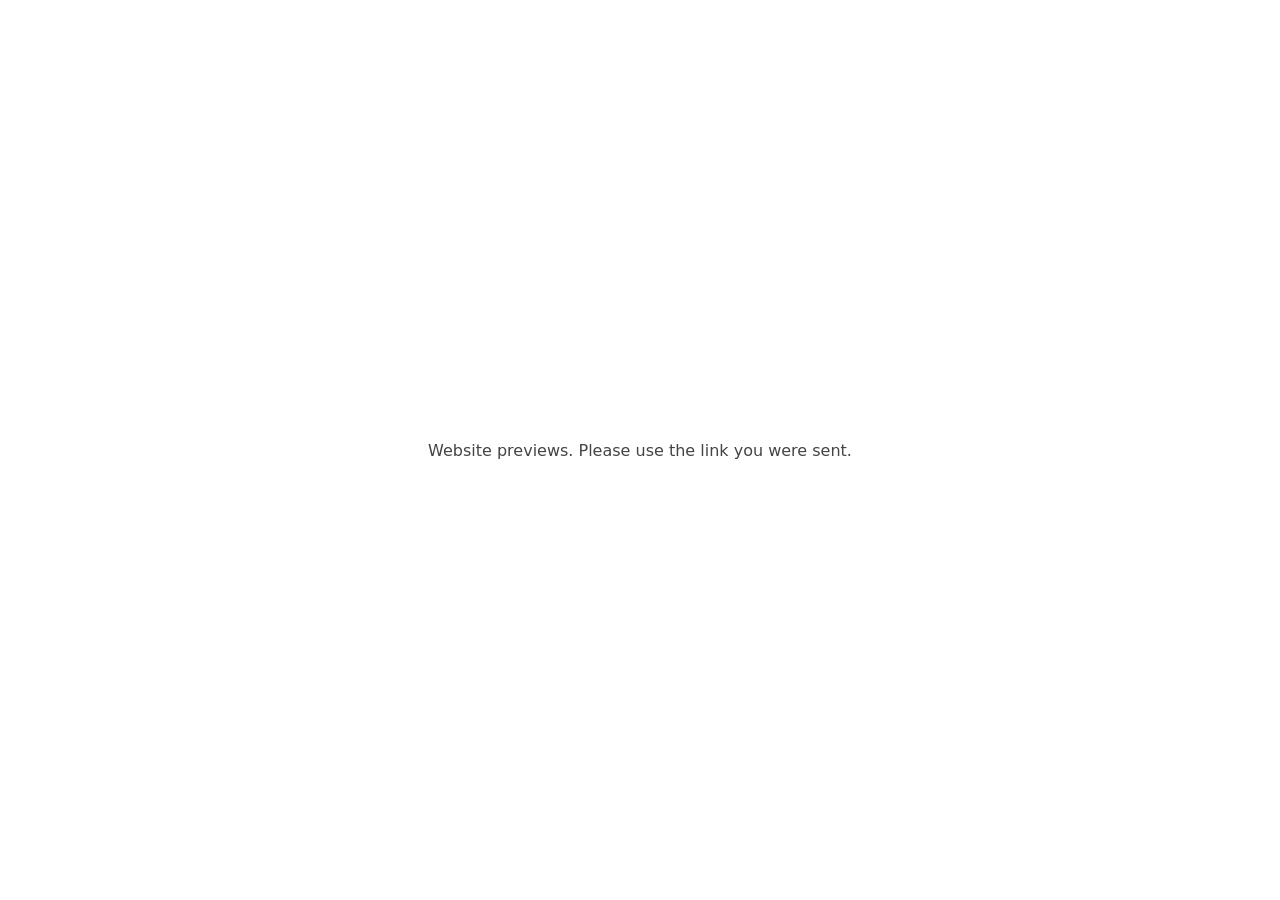
<file: index.html>
<!doctype html><html lang="en"><head><meta charset="utf-8"><meta name="robots" content="noindex,nofollow"><meta name="viewport" content="width=device-width,initial-scale=1"><title>Website previews</title></head><body style="font-family:system-ui;display:grid;place-items:center;min-height:100vh;margin:0;color:#444"><p>Website previews. Please use the link you were sent.</p></body></html>
</file>
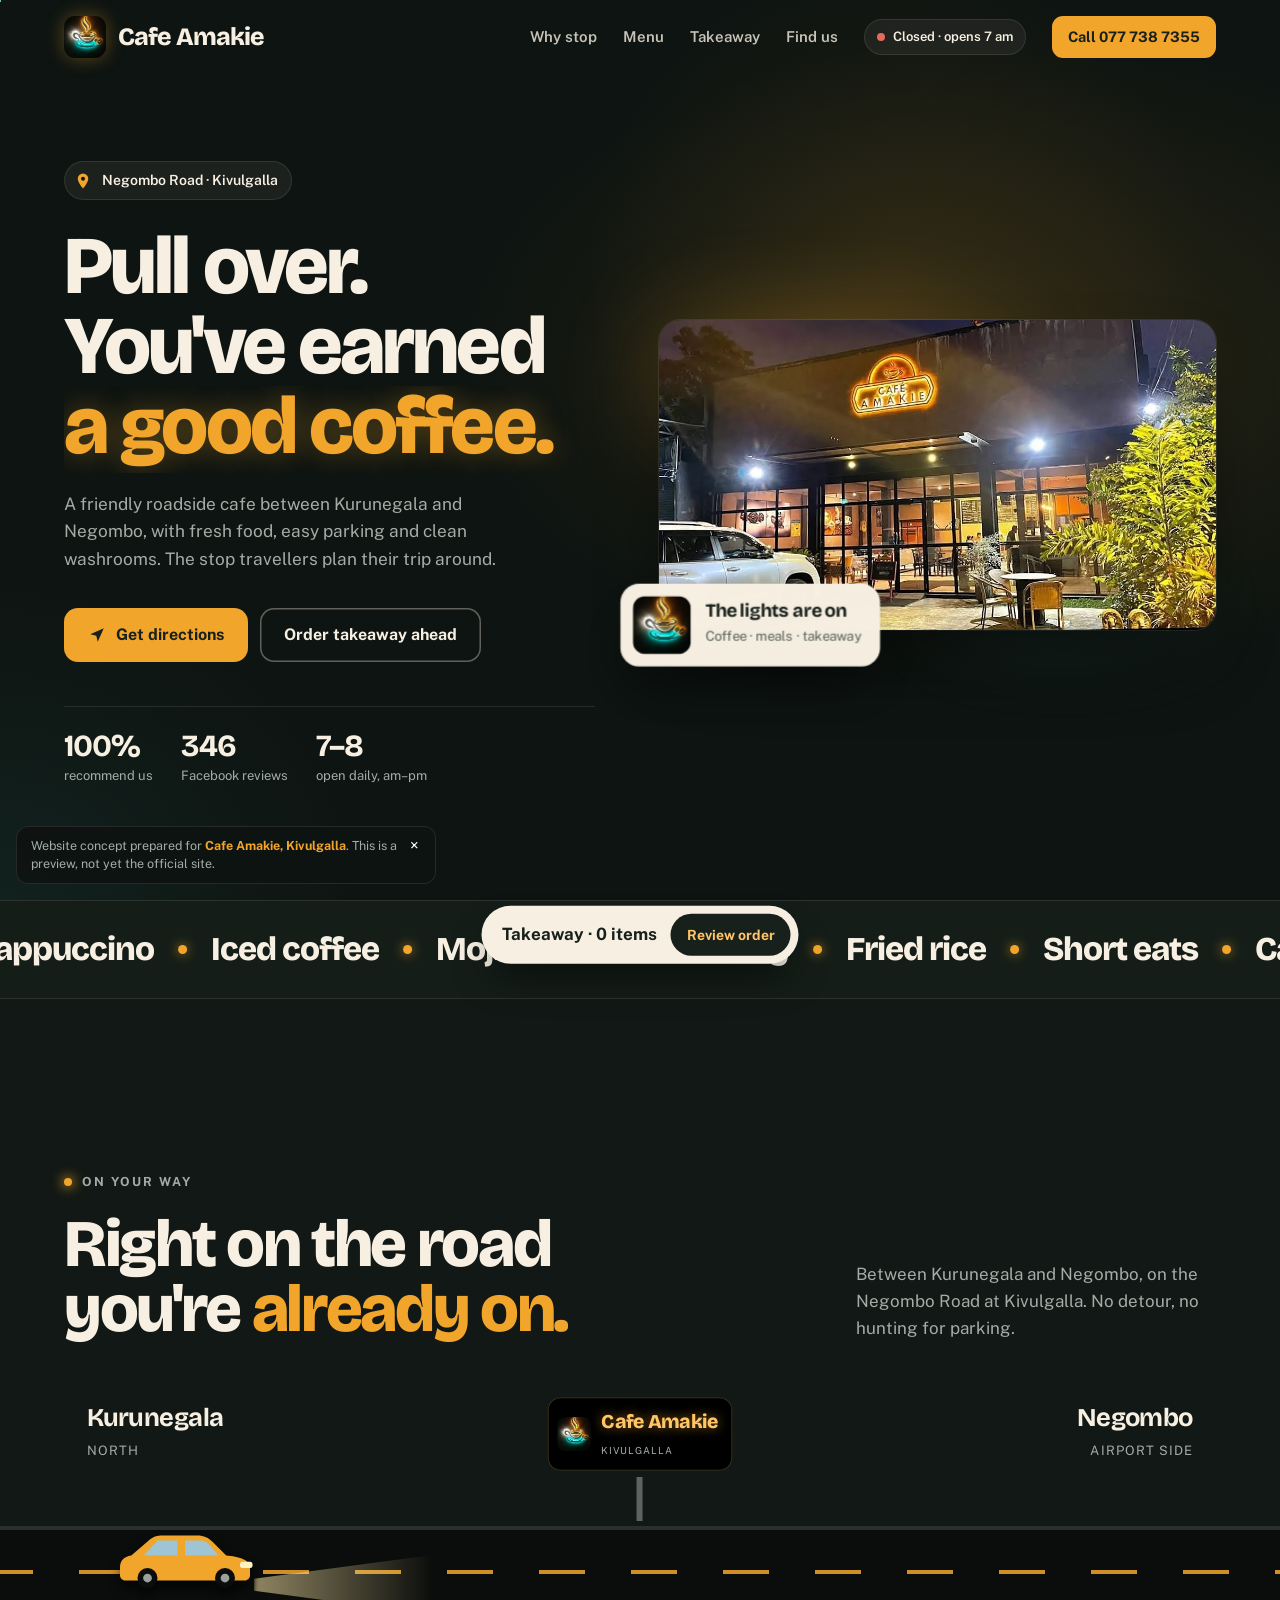
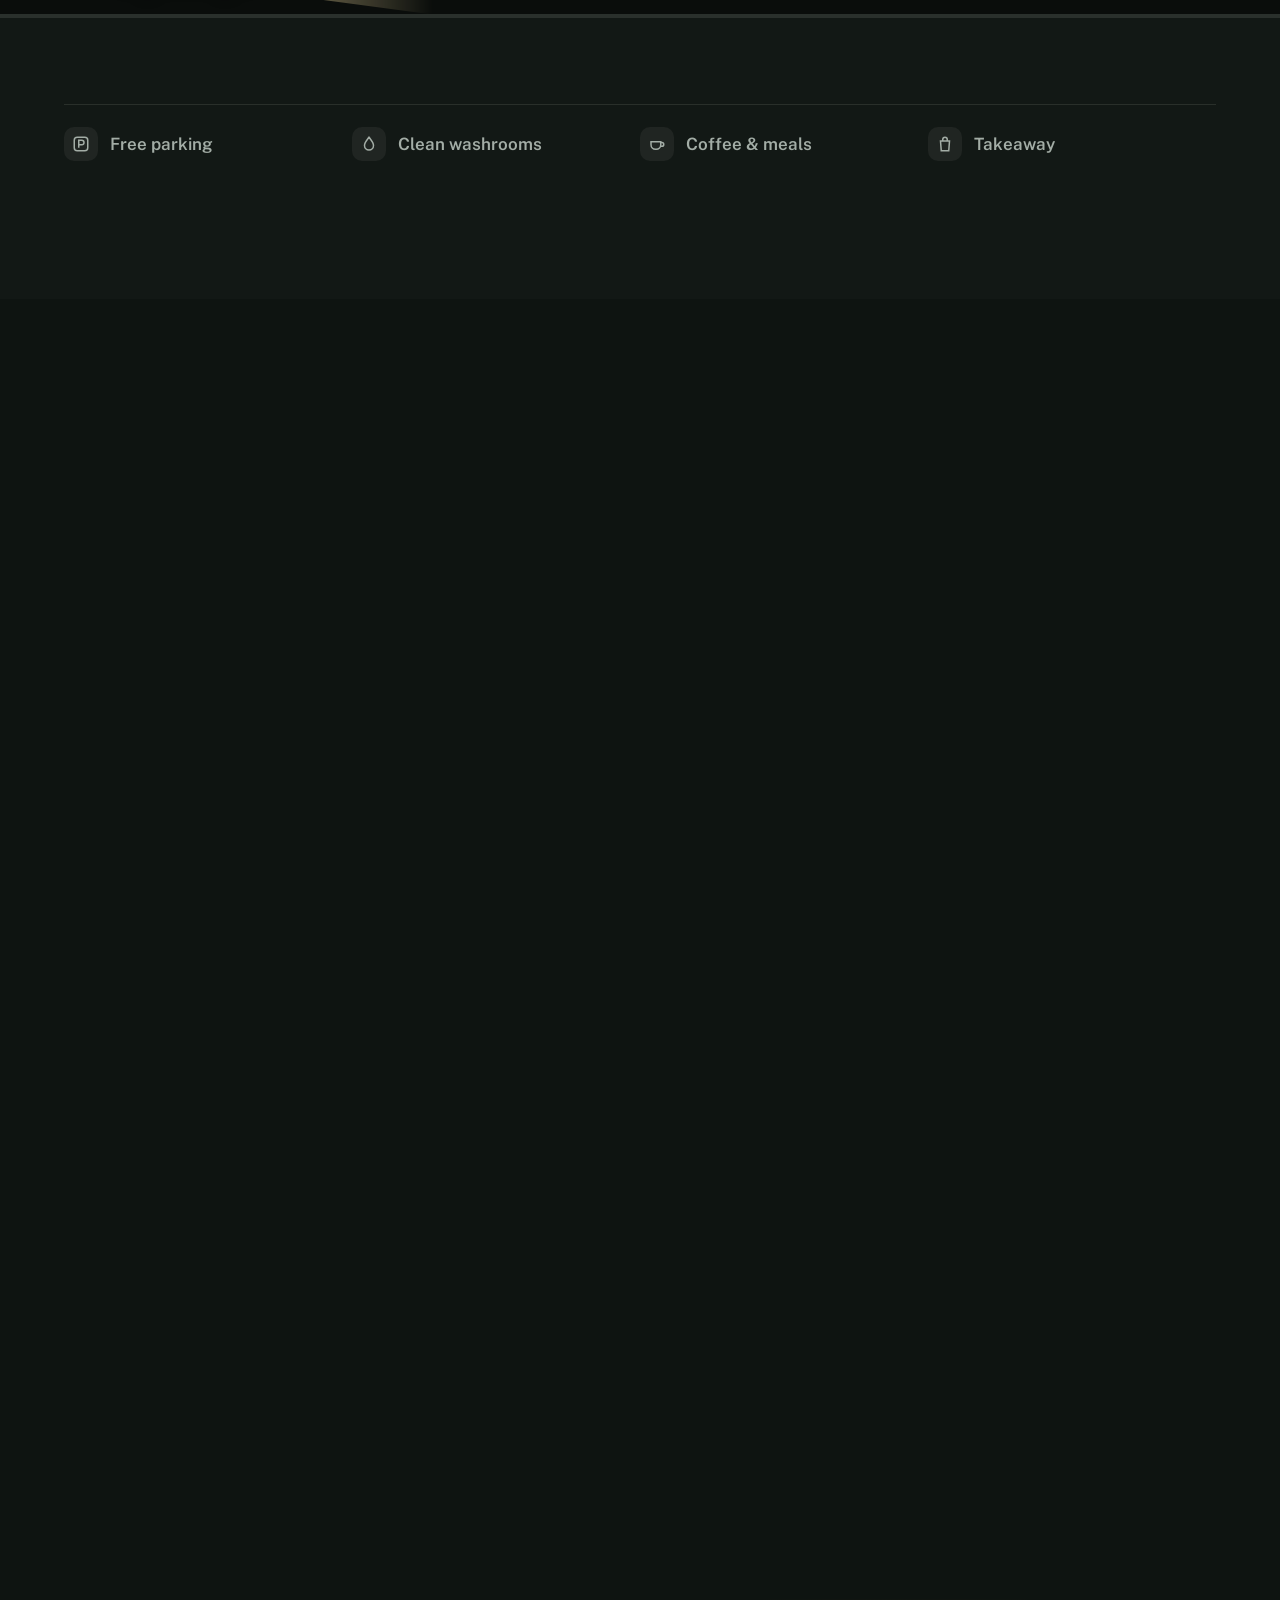
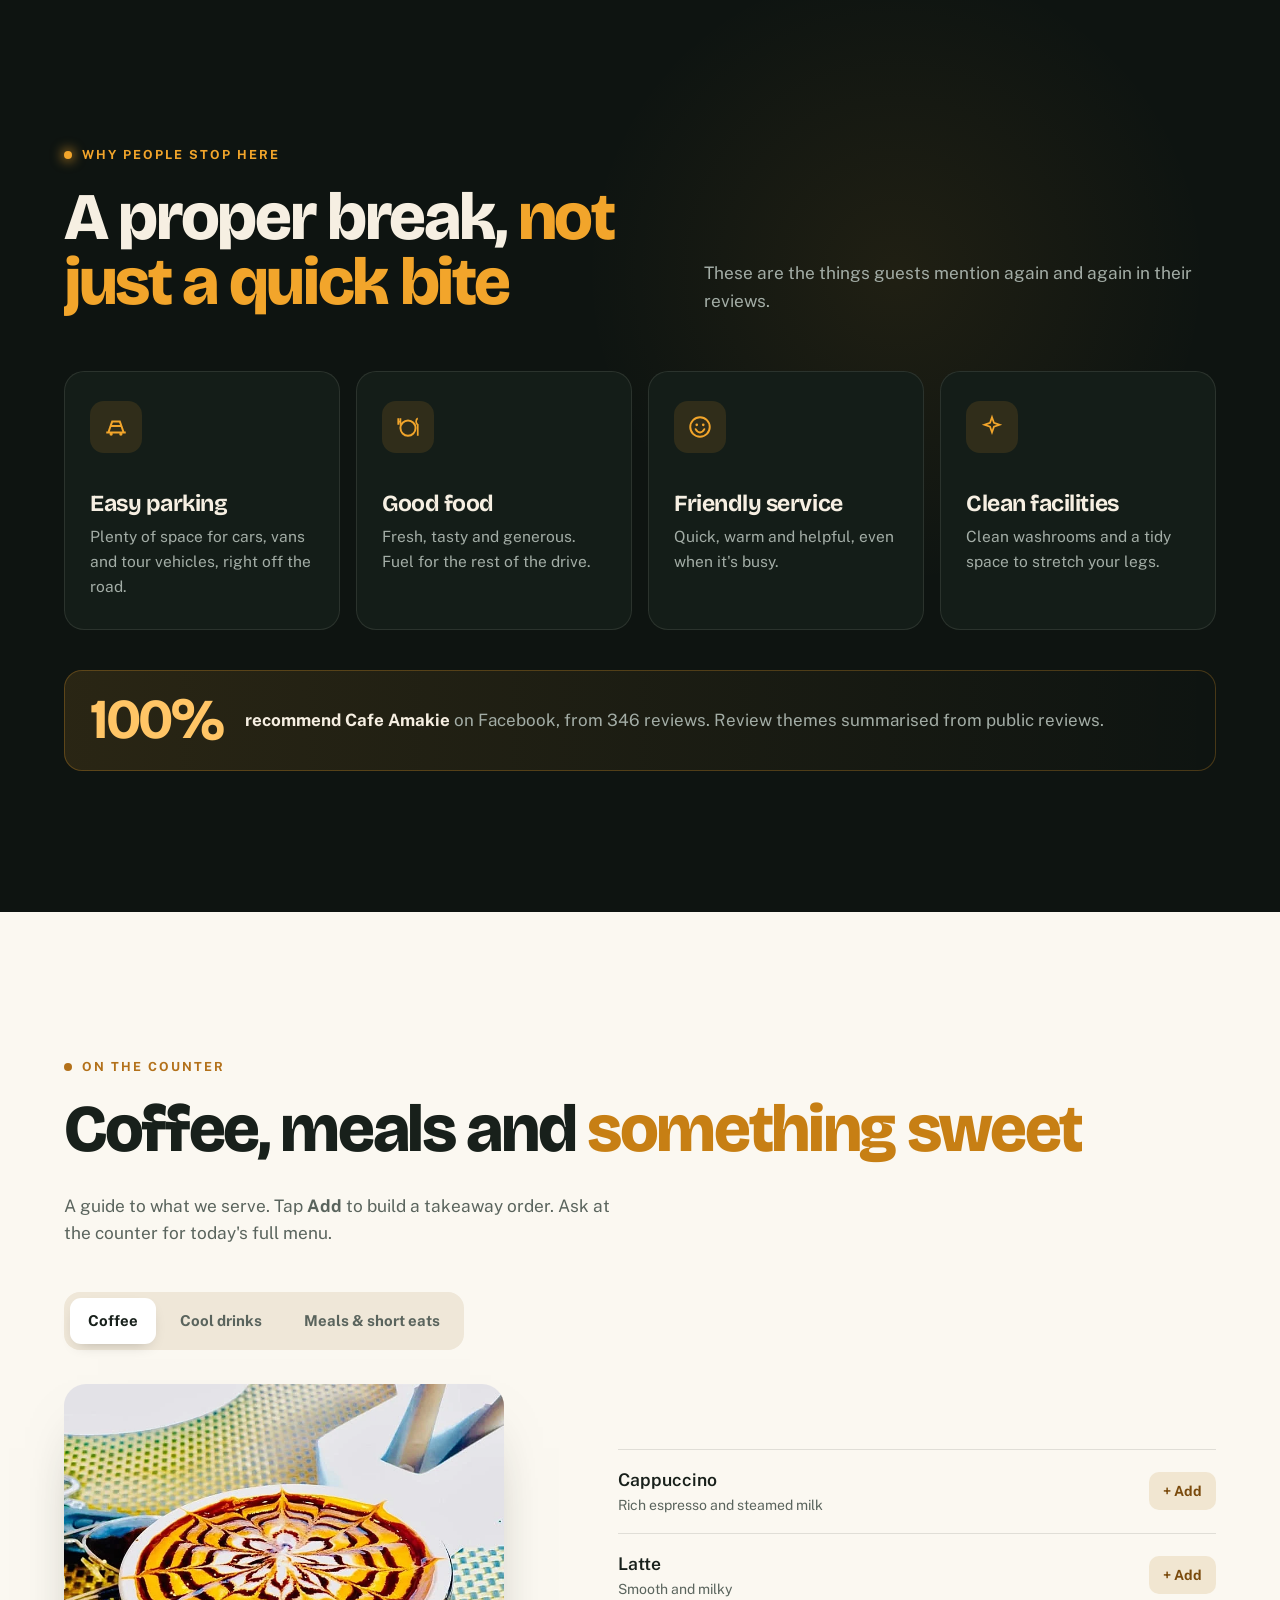
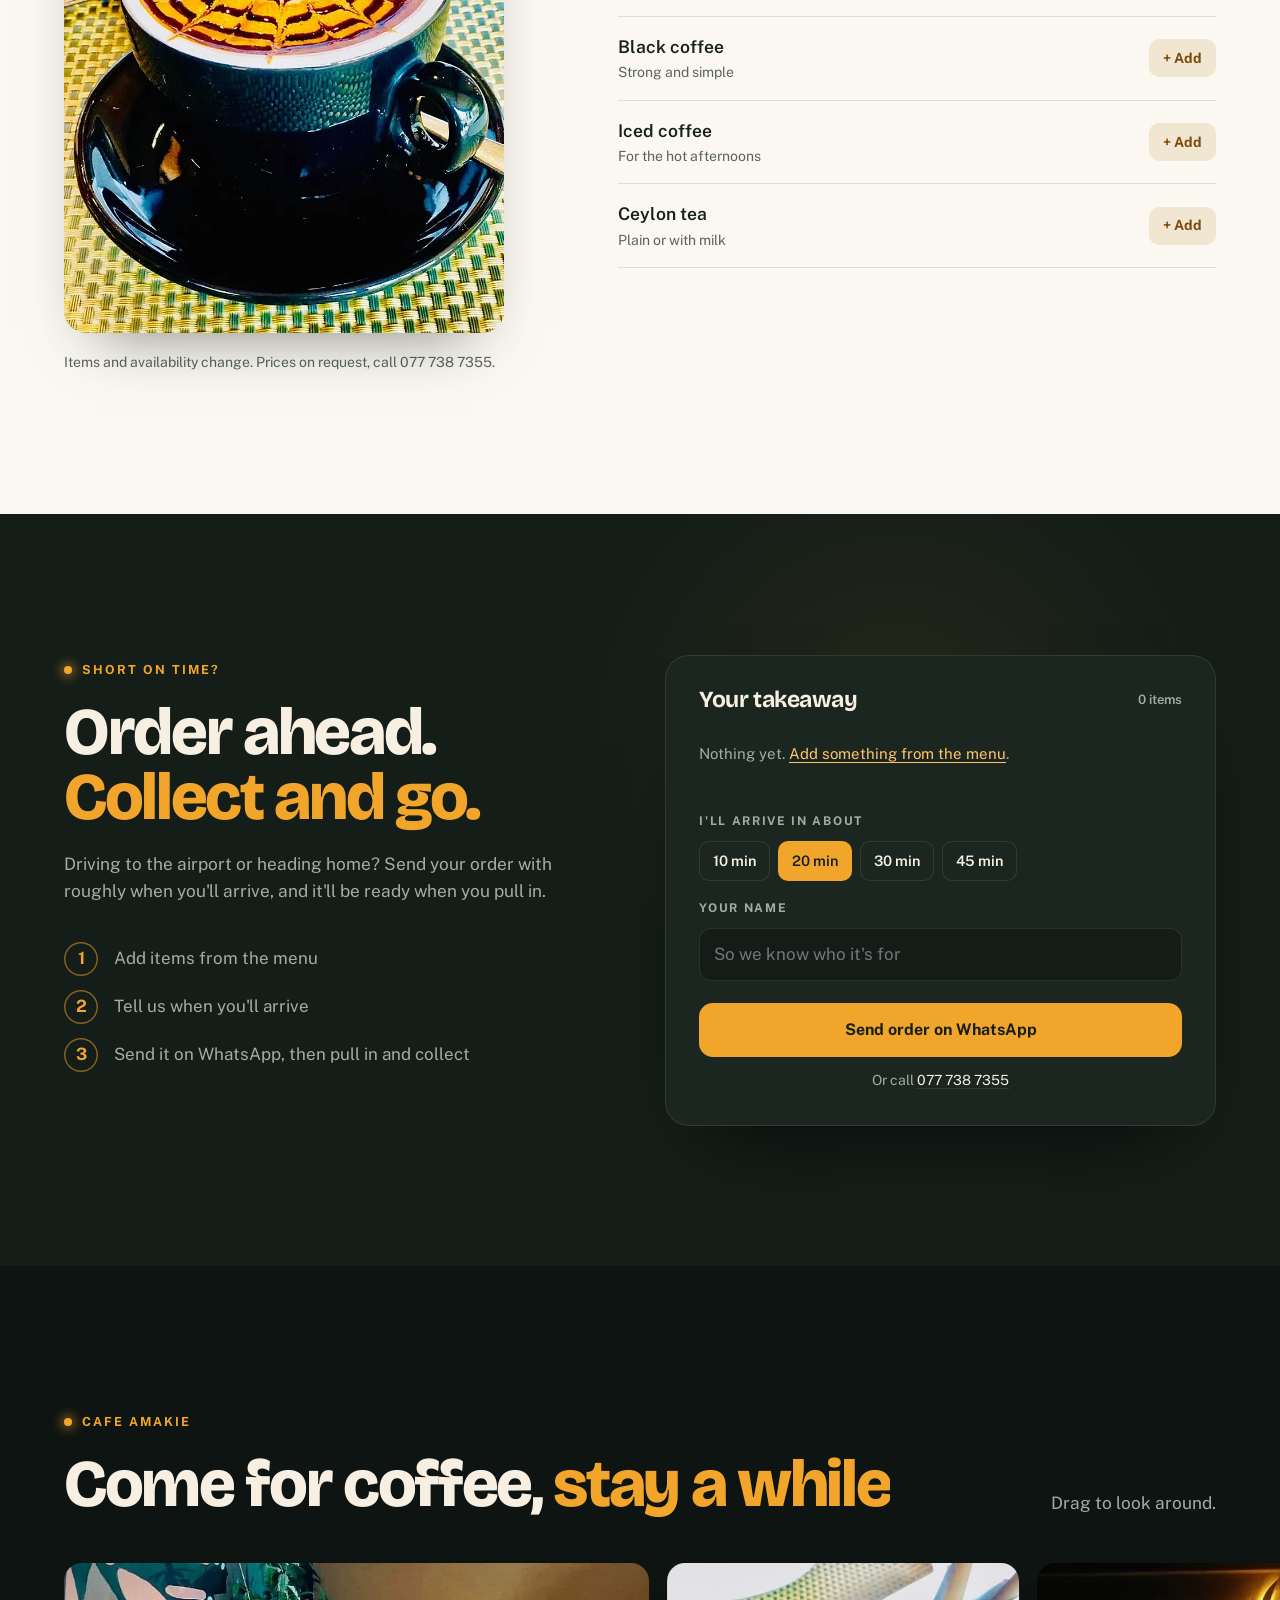
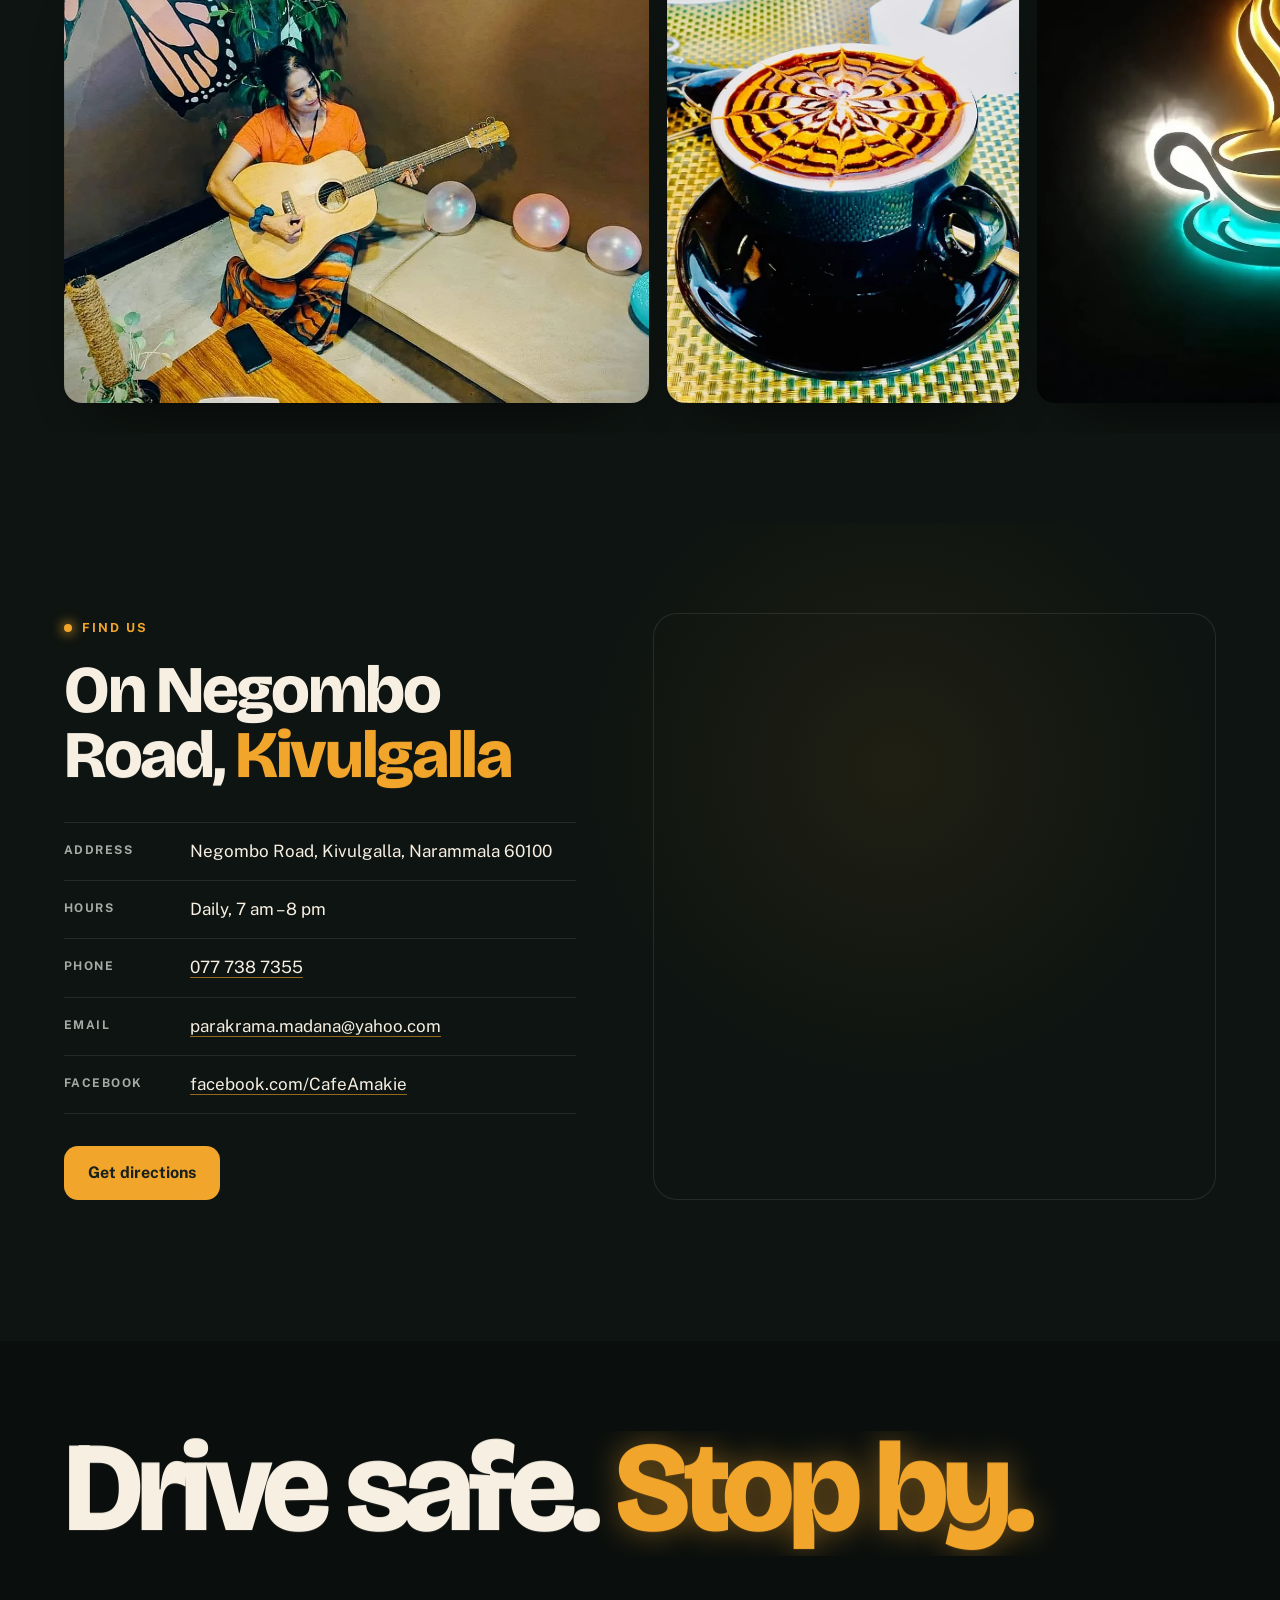
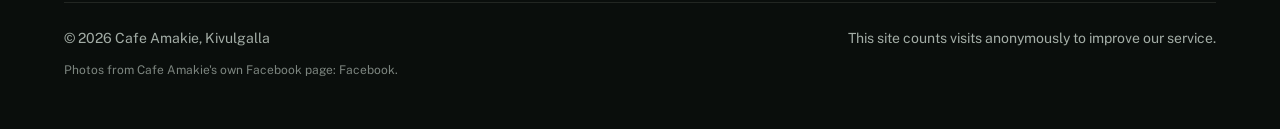
<file: cafe-amakie/index.html>
<!doctype html>
<html lang="en">
<head>
<meta charset="utf-8">
<meta name="viewport" content="width=device-width, initial-scale=1">
<title>Cafe Amakie Kivulgalla | Coffee &amp; Food Stop on Negombo Road, Narammala</title>
<meta name="description" content="Cafe Amakie on Negombo Road, Kivulgalla near Narammala. Good coffee, fresh food, friendly service, easy parking and clean washrooms. The best stop between Kurunegala and Negombo. Call 077 738 7355.">
<link rel="canonical" href="https://jali-rk.github.io/previews/cafe-amakie/">
<meta name="robots" content="noindex,nofollow">
<meta name="theme-color" content="#2F5D3A">
<meta name="geo.region" content="LK-61">
<meta name="geo.placename" content="Narammala">
<meta property="og:type" content="website">
<meta property="og:site_name" content="Cafe Amakie">
<meta property="og:url" content="https://jali-rk.github.io/previews/cafe-amakie/">
<meta property="og:title" content="Cafe Amakie · Kivulgalla, Negombo Road">
<meta property="og:description" content="Coffee, food and a proper break on the Kurunegala–Negombo road. Easy parking.">
<meta property="og:image" content="https://jali-rk.github.io/previews/cafe-amakie/images/og.jpg">
<meta property="og:locale" content="en_LK">
<meta name="twitter:card" content="summary_large_image">
<link rel="icon" href="favicon.svg" type="image/svg+xml">
<script type="application/ld+json">
{
  "@context":"https://schema.org",
  "@type":"CafeOrCoffeeShop",
  "name":"Cafe Amakie",
  "description":"Roadside cafe on Negombo Road, Kivulgalla (Narammala) serving coffee and food, with ample parking and clean facilities.",
  "url":"https://jali-rk.github.io/previews/cafe-amakie/",
  "image":"https://jali-rk.github.io/previews/cafe-amakie/images/og.jpg",
  "telephone":"+94777387355",
  "openingHoursSpecification":[{"@type":"OpeningHoursSpecification","dayOfWeek":["Monday","Tuesday","Wednesday","Thursday","Friday","Saturday","Sunday"],"opens":"07:00","closes":"20:00"}],
  "email":"parakrama.madana@yahoo.com",
  "address":{"@type":"PostalAddress","streetAddress":"Negombo Road, Kivulgalla","addressLocality":"Narammala","postalCode":"60100","addressRegion":"North Western Province","addressCountry":"LK"},
  "servesCuisine":["Coffee","Sri Lankan","Cafe food"],
  "amenityFeature":[{"@type":"LocationFeatureSpecification","name":"Free parking","value":true},{"@type":"LocationFeatureSpecification","name":"Restrooms","value":true}],
  "sameAs":["https://www.facebook.com/CafeAmakie/"]
}
</script>
<script>window.SITE_ANALYTICS={ga4:"G-XXXXXXXXXX",umami:{id:"",src:"https://cloud.umami.is/script.js"},cfBeacon:""};</script>
<script src="assets/analytics.js" defer></script>
<script>document.documentElement.classList.add("m");window.MQ=[];window.onMotion=function(f){MQ.push(f)};setTimeout(function(){if(!window.MOTION_READY)document.documentElement.classList.add("m-off")},4000)</script>
<link rel="stylesheet" href="assets/motion.css">
<script src="assets/vendor/gsap.min.js" defer></script>
<script src="assets/vendor/ScrollTrigger.min.js" defer></script>
<script src="assets/vendor/SplitText.min.js" defer></script>
<script src="assets/vendor/lenis.min.js" defer></script>
<script src="assets/motion.js" defer></script>
<link rel="preconnect" href="https://fonts.googleapis.com">
<link rel="preconnect" href="https://fonts.gstatic.com" crossorigin>
<link href="https://fonts.googleapis.com/css2?family=Bricolage+Grotesque:opsz,wght@12..96,500..800&family=Public+Sans:wght@400;500;600;700&display=swap" rel="stylesheet">
<style>
:root{
  --night:#0E1411; --night-2:#141D18; --night-3:#1B2620; --forest:#1F4A33; --forest-2:#24553A;
  --amber:#F2A52B; --amber-2:#FFC566; --cyan:#3FD3CF; --cream:#F6EFE2; --paper:#FBF8F1; --ink:#18201B; --mute:#A3ADA6; --mute-d:#5A645D;
  --line:rgba(246,239,226,.1); --line-d:rgba(24,32,27,.12);
  --display:"Bricolage Grotesque",system-ui,sans-serif; --body:"Public Sans",system-ui,sans-serif;
  --wrap:min(1240px,90vw); --ease:cubic-bezier(.2,.7,.2,1);
}
*{box-sizing:border-box;margin:0;padding:0}
body{font-family:var(--body);color:var(--cream);background:var(--night);font-size:17px;line-height:1.6;-webkit-font-smoothing:antialiased;overflow-x:clip}
img{max-width:100%;display:block}
a{color:inherit;text-decoration:none}
button,input{font:inherit;color:inherit}
button{background:none;border:0;cursor:pointer}
:focus-visible{outline:2px solid var(--amber);outline-offset:3px;border-radius:6px}
.wrap{width:var(--wrap);margin-inline:auto}
h1,h2,h3{font-family:var(--display);font-weight:800;letter-spacing:-.035em;line-height:.98}
h2{font-size:clamp(40px,5.2vw,76px)}
h2 em{font-style:normal;color:var(--amber)}
h3{font-size:clamp(21px,1.8vw,26px);letter-spacing:-.02em;font-weight:700}
.kicker{display:inline-flex;align-items:center;gap:10px;font-size:12.5px;font-weight:700;letter-spacing:.16em;text-transform:uppercase;color:var(--amber);margin-bottom:20px}
.kicker::before{content:"";width:8px;height:8px;border-radius:50%;background:var(--amber);box-shadow:0 0 12px 2px rgba(242,165,43,.7)}
.sub{font-size:clamp(17px,1.35vw,19px);color:var(--mute);max-width:50ch}
.pad{padding:clamp(96px,11vw,150px) 0}
/* soft spotlight that follows the pointer on dark sections */
.spot{position:relative;isolation:isolate}
.spot::before{content:"";position:absolute;inset:0;z-index:-1;pointer-events:none;background:radial-gradient(520px circle at var(--mx,70%) var(--my,30%),rgba(242,165,43,.08),transparent 60%);transition:background .2s}

.btn{display:inline-flex;align-items:center;justify-content:center;gap:10px;height:54px;padding:0 24px;border-radius:14px;background:var(--amber);color:var(--ink);font-weight:700;font-size:16px;transition:background .3s,box-shadow .3s,transform .3s var(--ease)}
.btn:hover{background:var(--amber-2);box-shadow:0 0 0 6px rgba(242,165,43,.15),0 0 40px rgba(242,165,43,.45)}
.btn svg{width:18px;height:18px}
.btn.ghost{background:transparent;color:var(--cream);box-shadow:inset 0 0 0 1.5px rgba(246,239,226,.35)}
.btn.ghost:hover{background:rgba(246,239,226,.06);box-shadow:inset 0 0 0 1.5px var(--cream)}
.btn.sm{height:42px;padding:0 16px;font-size:14.5px;border-radius:11px}

.concept{position:fixed;left:16px;bottom:16px;z-index:150;max-width:min(420px,calc(100vw - 130px));background:rgba(14,20,17,.94);border:1px solid var(--line);color:var(--mute);font-size:12.5px;line-height:1.45;padding:10px 38px 10px 14px;border-radius:12px}
.concept strong{color:var(--amber)}
.concept button{position:absolute;right:8px;top:6px;width:26px;height:26px;color:#fff;font-size:16px}
.progress{background:linear-gradient(90deg,var(--amber),var(--cyan))}

/* header */
.hdr{position:fixed;inset:0 0 auto;z-index:100;padding:16px 0}
.hdr.is-scrolled{background:rgba(14,20,17,.82);backdrop-filter:blur(14px) saturate(1.3);padding:10px 0;box-shadow:0 1px 0 var(--line)}
.hdr-in{width:var(--wrap);margin-inline:auto;display:flex;align-items:center;gap:26px}
.logo{display:flex;align-items:center;gap:12px;font-family:var(--display);font-weight:800;font-size:25px;letter-spacing:-.04em;margin-right:auto}
.logo img{width:42px;height:42px;border-radius:11px;background:#000;box-shadow:0 0 18px rgba(242,165,43,.35)}
.nav{display:flex;gap:26px;font-weight:600;font-size:15px}
.nav a{opacity:.8;transition:opacity .3s,color .3s}
.nav a:hover{opacity:1;color:var(--amber-2)}
.status{display:inline-flex;align-items:center;gap:8px;font-size:13px;font-weight:600;padding:8px 13px;border-radius:999px;background:rgba(246,239,226,.06);box-shadow:inset 0 0 0 1px var(--line);white-space:nowrap}
.status i{width:8px;height:8px;border-radius:50%;background:#E36B5B}
.status.open i{background:#6BE39A;box-shadow:0 0 0 0 rgba(107,227,154,.6);animation:pulse 2.2s infinite}
@keyframes pulse{70%{box-shadow:0 0 0 8px rgba(107,227,154,0)}100%{box-shadow:0 0 0 0 rgba(107,227,154,0)}}
.burger{display:none;width:46px;height:46px;border-radius:12px;background:var(--amber);color:var(--ink);position:relative}
.burger span{position:absolute;left:13px;right:13px;height:2.5px;border-radius:2px;background:currentColor;transition:transform .4s var(--ease),top .4s var(--ease)}
.burger span:first-child{top:17px}.burger span:last-child{top:26px}
.menu-open .burger span:first-child{top:21.5px;transform:rotate(45deg)}
.menu-open .burger span:last-child{top:21.5px;transform:rotate(-45deg)}
.menu-panel{position:fixed;inset:0;z-index:90;background:var(--night);padding:120px 8vw 48px;display:flex;flex-direction:column;gap:2px;visibility:hidden;opacity:0;transition:opacity .45s,visibility .45s}
.menu-open .menu-panel{visibility:visible;opacity:1}
.menu-panel a{font-family:var(--display);font-weight:800;letter-spacing:-.03em;font-size:clamp(42px,12vw,62px);line-height:1.1}
.menu-panel .btn{font-family:var(--body);letter-spacing:0;font-size:16px;margin-top:28px;align-self:flex-start}
.menu-panel p{margin-top:auto;font-size:14px;color:var(--mute)}

/* hero */
.hero{min-height:100svh;display:flex;align-items:center;padding:130px 0 80px;overflow:hidden;background:radial-gradient(70% 60% at 78% 40%,rgba(242,165,43,.12),transparent 60%),radial-gradient(40% 50% at 0% 100%,rgba(63,211,207,.07),transparent 70%),var(--night)}
.hero-grid{display:grid;grid-template-columns:1fr 1.05fr;gap:5vw;align-items:center}
.pin-tag{display:inline-flex;align-items:center;gap:10px;padding:8px 14px 8px 10px;border-radius:999px;background:rgba(246,239,226,.06);box-shadow:inset 0 0 0 1px var(--line);font-weight:600;font-size:14px;color:var(--cream)}
.pin-tag svg{width:18px;height:18px;color:var(--amber)}
.hero h1{font-size:clamp(54px,6.4vw,104px);margin:26px 0 24px}
.hero h1 span{color:var(--amber);text-shadow:0 0 28px rgba(242,165,43,.35)}
.hero .lead{font-size:clamp(17px,1.35vw,19.5px);color:var(--mute);max-width:44ch}
.hero .btns{display:flex;flex-wrap:wrap;gap:12px;margin-top:34px}
.proof{display:grid;grid-template-columns:repeat(3,auto);gap:28px;margin-top:44px;padding-top:24px;border-top:1px solid var(--line);justify-content:start}
.proof b{display:block;font-family:var(--display);font-size:clamp(26px,2.4vw,34px);letter-spacing:-.03em;color:var(--cream);line-height:1}
.proof div>span{font-size:13px;color:var(--mute)}
.stage{position:relative;perspective:1200px}
.store{position:relative;width:min(100%,760px);margin-left:auto;border-radius:22px;transform-style:preserve-3d;will-change:transform}
.store .glow{position:absolute;inset:-6%;border-radius:40px;background:radial-gradient(60% 60% at 30% 20%,rgba(242,165,43,.55),transparent 65%),radial-gradient(40% 40% at 70% 90%,rgba(63,211,207,.25),transparent 70%);filter:blur(40px);z-index:-1;opacity:.7}
.store .frame{border-radius:22px;overflow:hidden;aspect-ratio:1051/585;box-shadow:0 40px 90px -40px rgba(0,0,0,.9),0 0 0 1px rgba(246,239,226,.1)}
.store .frame img{width:100%;height:100%;object-fit:cover}
.store .tag{position:absolute;left:-28px;bottom:-30px;display:flex;gap:14px;align-items:center;background:var(--cream);color:var(--ink);border-radius:18px;padding:12px 18px 12px 12px;box-shadow:0 24px 50px -20px rgba(0,0,0,.8);transform:translateZ(40px)}
.store .tag img{width:56px;height:56px;border-radius:12px;background:#000}
.store .tag b{display:block;font-family:var(--display);font-size:18px;letter-spacing:-.02em;line-height:1.1}
.store .tag span{font-size:13px;color:var(--mute-d)}

/* marquee */
.band{border-block:1px solid var(--line);padding:22px 0;background:var(--night-2)}
.band .marquee-track span{font-family:var(--display);font-weight:800;letter-spacing:-.03em;font-size:clamp(24px,2.6vw,36px);padding:0 24px;color:var(--cream)}
.band .marquee-track i{width:9px;height:9px;border-radius:50%;background:var(--amber);box-shadow:0 0 12px rgba(242,165,43,.8);flex:none}

/* road scene */
.trip{background:#121815;overflow:hidden}
.trip-in{min-height:100svh;display:flex;flex-direction:column;justify-content:center;gap:56px;padding:110px 0 80px}
.trip-head{display:flex;justify-content:space-between;align-items:end;gap:30px;flex-wrap:wrap}
.trip-head h2{max-width:14ch}
.trip-head p{color:var(--mute);max-width:36ch}
.roadbox{position:relative;height:250px}
.towns{position:absolute;inset:0 0 auto;display:flex;justify-content:space-between;align-items:flex-start;padding:0 2%}
.town{font-size:13px;letter-spacing:.08em;text-transform:uppercase;color:var(--mute);display:flex;flex-direction:column;gap:2px}
.town b{font-family:var(--display);font-size:clamp(20px,2vw,28px);letter-spacing:-.02em;text-transform:none;color:var(--cream)}
.town:last-child{text-align:right}
.pin{position:absolute;left:50%;top:-6px;transform:translateX(-50%);display:flex;flex-direction:column;align-items:center}
.pin .board{display:flex;align-items:center;gap:12px;background:#000;border-radius:14px;padding:10px 16px 10px 10px;box-shadow:0 0 0 1px rgba(242,165,43,.5),0 0 30px rgba(242,165,43,.35);white-space:nowrap}
.pin .board img{width:40px;height:40px;border-radius:9px}
.pin .board b{display:block;font-family:var(--display);font-weight:800;font-size:clamp(18px,1.8vw,24px);letter-spacing:-.02em;color:var(--amber-2);text-shadow:0 0 14px rgba(242,165,43,.6)}
.pin .board small{font-size:11.5px;letter-spacing:.1em;text-transform:uppercase;color:var(--mute)}
.pin .post{width:6px;height:44px;background:#5d645f}
.asphalt{--dash:0px;position:absolute;left:-6vw;right:-6vw;bottom:30px;height:92px;background:#0A0D0B;border-block:4px solid #2a302c}
.asphalt::before{content:"";position:absolute;left:0;right:0;top:50%;height:4px;margin-top:-2px;background:repeating-linear-gradient(90deg,var(--amber) 0 46px,transparent 46px 92px);background-position:var(--dash,0) 0;opacity:.85}
.car{position:absolute;bottom:60px;left:4%;width:150px;z-index:2}
.car svg{width:100%;height:auto;display:block;filter:drop-shadow(0 8px 6px rgba(0,0,0,.6))}
.beam{position:absolute;left:96%;top:48%;width:180px;height:60px;background:linear-gradient(90deg,rgba(255,232,170,.55),transparent);clip-path:polygon(0 40%,100% 0,100% 100%,0 60%);filter:blur(2px)}
.stops{display:grid;grid-template-columns:repeat(4,1fr);border-top:1px solid var(--line)}
.stops div{padding:22px 20px 0 0;display:flex;gap:12px;align-items:center;font-weight:600;color:var(--mute);transition:color .4s}
.stops div.on{color:var(--cream)}
.stops i{width:34px;height:34px;flex:none;border-radius:10px;background:rgba(246,239,226,.06);display:grid;place-items:center;transition:background .4s,box-shadow .4s}
.stops div.on i{background:var(--amber);color:var(--ink);box-shadow:0 0 18px rgba(242,165,43,.5)}
.stops svg{width:18px;height:18px}

/* why */
.why-head{display:grid;grid-template-columns:1.1fr 1fr;gap:6vw;align-items:end;margin-bottom:56px}
.why{display:grid;grid-template-columns:repeat(4,1fr);gap:16px}
.why article{position:relative;background:var(--night-2);border-radius:20px;padding:30px 26px 32px;box-shadow:inset 0 0 0 1px var(--line);transition:transform .5s var(--ease),box-shadow .5s;overflow:hidden}
.why article::after{content:"";position:absolute;inset:0;background:radial-gradient(240px circle at var(--x,50%) var(--y,0%),rgba(242,165,43,.16),transparent 60%);opacity:0;transition:opacity .4s}
.why article:hover{transform:translateY(-6px);box-shadow:inset 0 0 0 1px rgba(242,165,43,.35)}
.why article:hover::after{opacity:1}
.why .ic{width:52px;height:52px;border-radius:14px;background:rgba(242,165,43,.12);color:var(--amber);display:grid;place-items:center;margin-bottom:40px}
.why .ic svg{width:26px;height:26px}
.why h3{margin-bottom:8px}
.why p{color:var(--mute);font-size:15.5px}
.score{display:flex;align-items:center;gap:22px;margin-top:40px;padding:22px 26px;border-radius:18px;background:linear-gradient(90deg,rgba(242,165,43,.12),rgba(242,165,43,0));box-shadow:inset 0 0 0 1px rgba(242,165,43,.25)}
.score b{font-family:var(--display);font-size:clamp(44px,4.4vw,64px);letter-spacing:-.04em;color:var(--amber-2);line-height:1}
.score p{color:var(--mute)}
.score p strong{color:var(--cream)}

/* menu: light section */
.menu{background:var(--paper);color:var(--ink)}
.menu .kicker{color:#B3711A}
.menu .kicker::before{background:#B3711A;box-shadow:none}
.menu h2 em{color:#C77F14}
.menu .sub{color:var(--mute-d)}
.menu-head{display:flex;justify-content:space-between;align-items:end;gap:30px;flex-wrap:wrap;margin-bottom:44px}
.tabs{display:inline-flex;gap:6px;padding:6px;border-radius:16px;background:#EFE7D8;margin-bottom:34px;flex-wrap:wrap}
.tabs button{padding:11px 18px;border-radius:11px;font-weight:700;font-size:15px;color:var(--mute-d);transition:background .35s,color .35s,box-shadow .35s}
.tabs button[aria-selected="true"]{background:#fff;color:var(--ink);box-shadow:0 6px 16px -8px rgba(0,0,0,.3)}
.panel{display:none;grid-template-columns:.9fr 1.1fr;gap:clamp(30px,5vw,70px);align-items:center}
.panel.active{display:grid}
.panel .ph{position:relative;max-width:440px;max-height:72vh;border-radius:22px;overflow:hidden;box-shadow:0 30px 60px -34px rgba(24,32,27,.6)}
.panel .ph img{width:100%;height:100%;max-height:72vh;object-fit:cover}
.items{list-style:none;border-top:1px solid var(--line-d)}
.items li{display:flex;align-items:center;justify-content:space-between;gap:16px;padding:16px 0;border-bottom:1px solid var(--line-d)}
.items b{font-weight:600;font-size:17.5px}
.items small{display:block;color:var(--mute-d);font-size:14px}
.add{display:inline-flex;align-items:center;gap:6px;height:38px;padding:0 14px;border-radius:10px;font-weight:700;font-size:14px;background:#F1E6D1;color:#7A4A0C;transition:background .3s,color .3s,transform .3s var(--ease)}
.add:hover{background:var(--amber);color:var(--ink)}
.add.added{background:var(--ink);color:var(--amber-2)}
.menu-note{margin-top:18px;font-size:14px;color:var(--mute-d)}

/* takeaway order builder */
.takeaway{background:var(--night-2)}
.ta-grid{display:grid;grid-template-columns:1fr 1.05fr;gap:clamp(40px,6vw,90px);align-items:start}
.ta-grid .sub{margin-top:20px}
.steps3{list-style:none;margin-top:36px;display:grid;gap:14px;counter-reset:s}
.steps3 li{display:flex;gap:16px;align-items:center;color:var(--mute)}
.steps3 li::before{counter-increment:s;content:counter(s);width:34px;height:34px;flex:none;border-radius:50%;display:grid;place-items:center;font-weight:700;color:var(--amber);box-shadow:inset 0 0 0 1.5px rgba(242,165,43,.5)}
.tray{background:var(--night-3);border-radius:24px;padding:clamp(22px,3vw,34px);box-shadow:inset 0 0 0 1px var(--line),0 40px 80px -50px rgba(0,0,0,.9)}
.tray h3{display:flex;justify-content:space-between;align-items:center}
.tray h3 small{font-family:var(--body);font-weight:600;font-size:13px;letter-spacing:0;color:var(--mute)}
.lines{list-style:none;margin:18px 0;min-height:64px}
.lines li{display:flex;justify-content:space-between;align-items:center;padding:10px 0;border-bottom:1px dashed var(--line)}
.qty{display:inline-flex;align-items:center;gap:6px}
.qty button{width:30px;height:30px;border-radius:8px;background:rgba(246,239,226,.07);font-weight:700}
.qty button:hover{background:var(--amber);color:var(--ink)}
.qty span{min-width:22px;text-align:center;font-weight:700}
.lines li.empty{display:block;color:var(--mute);font-size:15px;padding:12px 0;border:0}
.empty a{color:var(--amber-2);border-bottom:1px solid currentColor}
.lbl{display:block;font-size:12px;font-weight:700;letter-spacing:.14em;text-transform:uppercase;color:var(--mute);margin:18px 0 10px}
.eta{display:flex;flex-wrap:wrap;gap:8px}
.eta input{position:absolute;opacity:0;pointer-events:none}
.eta span{display:inline-flex;align-items:center;height:40px;padding:0 14px;border-radius:10px;box-shadow:inset 0 0 0 1px var(--line);font-weight:600;font-size:14.5px;cursor:pointer;transition:background .3s,color .3s}
.eta input:checked+span{background:var(--amber);color:var(--ink);box-shadow:none}
.eta input:focus-visible+span{outline:2px solid var(--amber);outline-offset:2px}
.tray input[type=text]{width:100%;background:rgba(0,0,0,.25);border:1px solid var(--line);border-radius:12px;padding:12px 14px;color:var(--cream)}
.tray input[type=text]:focus{outline:none;border-color:var(--amber)}
.tray .btn{width:100%;margin-top:22px}
.tray .alt{display:block;text-align:center;margin-top:12px;font-size:14px;color:var(--mute)}
.tray .alt a{color:var(--cream);border-bottom:1px solid var(--line)}
.minibar{position:fixed;left:50%;bottom:18px;z-index:130;transform:translate(-50%,140%);display:flex;align-items:center;gap:14px;background:var(--cream);color:var(--ink);border-radius:999px;padding:8px 8px 8px 20px;font-weight:700;box-shadow:0 20px 40px -14px rgba(0,0,0,.7);transition:transform .5s var(--ease)}
.minibar.show{transform:translate(-50%,0)}
.minibar a{background:var(--ink);color:var(--amber-2);border-radius:999px;padding:10px 16px;font-size:14px}

/* gallery */
.gallery{overflow:hidden}
.gal-head{display:flex;justify-content:space-between;align-items:end;gap:30px;flex-wrap:wrap;margin-bottom:40px}
.strip{display:flex;gap:18px;overflow-x:auto;scroll-snap-type:x mandatory;padding:6px max(5vw,calc((100vw - 1240px)/2)) 30px;cursor:grab;scrollbar-width:none}
.strip::-webkit-scrollbar{display:none}
.strip.drag{cursor:grabbing;scroll-snap-type:none}
.strip figure{flex:none;height:min(440px,60vh);border-radius:18px;overflow:hidden;scroll-snap-align:center;box-shadow:0 30px 60px -36px rgba(0,0,0,.9);transition:transform .5s var(--ease)}
.strip figure:hover{transform:translateY(-6px)}
.strip img{height:100%;width:auto;max-width:none;user-select:none;-webkit-user-drag:none}

/* visit */
.visit{display:grid;grid-template-columns:1fr 1.1fr;gap:clamp(40px,6vw,90px);align-items:stretch}
.visit dl{margin:34px 0 32px;border-top:1px solid var(--line)}
.visit dl div{display:grid;grid-template-columns:110px 1fr;gap:16px;padding:15px 0;border-bottom:1px solid var(--line)}
.visit dt{font-size:12px;font-weight:700;letter-spacing:.12em;text-transform:uppercase;color:var(--mute);padding-top:3px}
.visit dd{min-width:0;overflow-wrap:anywhere}
.visit dd a{border-bottom:1.5px solid rgba(242,165,43,.6)}
.mapbox{border-radius:24px;overflow:hidden;min-height:440px;box-shadow:inset 0 0 0 1px var(--line)}
.mapbox iframe{width:100%;height:100%;border:0;display:block;min-height:440px;filter:invert(.9) hue-rotate(180deg) saturate(.6) brightness(.95)}

footer{background:#0A0E0C;color:var(--mute);font-size:14px;padding:90px 0 48px}
footer .big{font-family:var(--display);font-weight:800;letter-spacing:-.05em;color:var(--cream);font-size:clamp(56px,10vw,160px);line-height:.9;margin-bottom:56px}
footer .big span{color:var(--amber);text-shadow:0 0 30px rgba(242,165,43,.45)}
footer .row{display:flex;flex-wrap:wrap;gap:12px 32px;justify-content:space-between;border-top:1px solid var(--line);padding-top:24px}
footer a:hover{color:var(--amber-2)}
.call-float{display:none}

@media (max-width:959px){
  .hdr .nav,.hdr .btn{display:none}
  .burger{display:block}
  .status{font-size:12px;padding:7px 10px}
  .hero{padding:120px 0 70px}
  .hero-grid,.why-head,.ta-grid,.visit,.panel{grid-template-columns:1fr}
  .store{margin:30px auto 0}
  .store .tag{left:10px;bottom:-34px}
  .proof{grid-template-columns:repeat(3,1fr);gap:14px}
  .trip-in{min-height:0}
  .roadbox{height:250px}
  .towns{inset:auto 0 0}
  .town b{font-size:18px}
  .asphalt{bottom:62px;height:80px}
  .car{width:90px;bottom:88px}
  .beam{width:90px}
  .stops{grid-template-columns:1fr 1fr;gap:0 10px}
  .why{grid-template-columns:1fr 1fr}
  .why .ic{margin-bottom:24px}
  .panel .ph{max-width:none}
  .strip figure{height:340px}
  .call-float{display:flex;position:fixed;right:16px;bottom:16px;z-index:140;height:52px;padding:0 18px;align-items:center;gap:8px;border-radius:14px;background:var(--amber);color:var(--ink);font-weight:700;box-shadow:0 12px 30px -10px rgba(0,0,0,.6)}
  .minibar{bottom:84px}
}
@media (max-width:560px){ .why{grid-template-columns:1fr} .status span{display:none} .logo{font-size:21px} }
@media (prefers-reduced-motion:reduce){ .status.open i{animation:none} .minibar{transition:none} .stops div{color:var(--cream)} }
</style>
</head>
<body>
<div class="concept">Website concept prepared for <strong>Cafe Amakie, Kivulgalla</strong>. This is a preview, not yet the official site. <button aria-label="Hide notice" onclick="this.parentElement.remove()">×</button></div>
<div class="progress" data-progress></div>

<header class="hdr" data-header>
  <div class="hdr-in">
    <a class="logo" href="#top"><img src="images/logo.webp" alt="" width="200" height="197">Cafe Amakie</a>
    <nav class="nav" aria-label="Main"><a href="#why">Why stop</a><a href="#menu">Menu</a><a href="#takeaway">Takeaway</a><a href="#visit">Find us</a></nav>
    <span class="status" id="status"><i></i><span>Daily 7 am – 8 pm</span></span>
    <a class="btn sm" href="tel:+94777387355">Call 077 738 7355</a>
    <button class="burger" data-menu-toggle aria-expanded="false" aria-controls="menu-panel" aria-label="Open menu"><span></span><span></span></button>
  </div>
</header>
<nav class="menu-panel" id="menu-panel" data-menu aria-label="Mobile">
  <a href="#why">Why stop</a><a href="#menu">Menu</a><a href="#takeaway">Takeaway</a><a href="#visit">Find us</a>
  <a class="btn" href="https://www.google.com/maps/search/?api=1&query=Cafe+Amakie+Kivulgalla+Negombo+Road" target="_blank" rel="noopener">Get directions</a>
  <p data-menu-item>Negombo Road, Kivulgalla, Narammala · Daily 7 am – 8 pm</p>
</nav>

<main id="top">
  <section class="hero spot">
    <div class="wrap hero-grid">
      <div>
        <span class="pin-tag" data-reveal="up" data-delay=".15"><svg viewBox="0 0 24 24" aria-hidden="true"><path d="M12 2a7 7 0 017 7c0 5-7 13-7 13S5 14 5 9a7 7 0 017-7z" fill="currentColor"/><circle cx="12" cy="9" r="2.6" fill="#0E1411"/></svg>Negombo Road · Kivulgalla</span>
        <h1 data-split="lines" data-delay=".25">Pull over. You've earned <span>a good coffee.</span></h1>
        <p class="lead" data-reveal="up" data-delay=".6">A friendly roadside cafe between Kurunegala and Negombo, with fresh food, easy parking and clean washrooms. The stop travellers plan their trip around.</p>
        <div class="btns" data-reveal="up" data-delay=".75">
          <a class="btn" href="https://www.google.com/maps/search/?api=1&query=Cafe+Amakie+Kivulgalla+Negombo+Road" target="_blank" rel="noopener" data-magnetic><svg viewBox="0 0 24 24" aria-hidden="true"><path d="M3 11l18-8-8 18-2-8z" fill="currentColor"/></svg>Get directions</a>
          <a class="btn ghost" href="#takeaway">Order takeaway ahead</a>
        </div>
        <div class="proof" data-reveal-group data-delay=".9">
          <div><b><span data-count="100">100</span>%</b><span>recommend us</span></div>
          <div><b><span data-count="346">346</span></b><span>Facebook reviews</span></div>
          <div><b>7–8</b><span>open daily, am–pm</span></div>
        </div>
      </div>
      <div class="stage">
        <div class="store" id="store">
          <div class="glow" aria-hidden="true"></div>
          <div class="frame"><img id="storeImg" src="images/hero.webp" alt="Cafe Amakie at night, its neon sign glowing over the glass front and outdoor tables" width="1051" height="585" fetchpriority="high"></div>
          <div class="tag"><img src="images/logo.webp" alt="" width="200" height="197"><div><b>The lights are on</b><span>Coffee · meals · takeaway</span></div></div>
        </div>
      </div>
    </div>
  </section>

  <div class="band" data-marquee data-speed="50" aria-hidden="true">
    <div class="marquee-track"><span>Cappuccino</span><i></i><span>Iced coffee</span><i></i><span>Mojitos</span><i></i><span>Rice &amp; curry</span><i></i><span>Fried rice</span><i></i><span>Short eats</span><i></i><span>Cake by the slice</span><i></i></div>
  </div>

  <section class="trip" id="trip" aria-label="Where Cafe Amakie is on the road">
    <div class="wrap trip-in">
      <div class="trip-head">
        <div><p class="kicker">On your way</p><h2 data-split="lines">Right on the road you're <em>already on.</em></h2></div>
        <p data-reveal="up">Between Kurunegala and Negombo, on the Negombo Road at Kivulgalla. No detour, no hunting for parking.</p>
      </div>
      <div class="roadbox">
        <div class="towns"><div class="town"><b>Kurunegala</b>North</div><div class="town"><b>Negombo</b>Airport side</div></div>
        <div class="pin"><div class="board"><img src="images/logo.webp" alt="" width="200" height="197"><div><b>Cafe Amakie</b><small>Kivulgalla</small></div></div><div class="post"></div></div>
        <div class="asphalt"></div>
        <div class="car" aria-hidden="true"><span class="beam"></span>
          <svg viewBox="0 0 120 52"><path d="M8 36c0-6 3-9 9-10l14-12c3-3 7-4 11-4h28c5 0 9 2 12 5l11 11c10 1 19 3 19 10v6c0 2-2 4-4 4H12c-2 0-4-2-4-4z" fill="#F2A52B"/><path d="M38 14h16v12H27zM60 14h12c3 0 5 1 7 3l8 9H60z" fill="#9FC4D3"/><rect x="104" y="31" width="10" height="5" rx="2" fill="#FFF3C4"/><circle cx="30" cy="44" r="8" fill="#0A0D0B"/><circle cx="30" cy="44" r="3.5" fill="#9aa19c"/><circle cx="92" cy="44" r="8" fill="#0A0D0B"/><circle cx="92" cy="44" r="3.5" fill="#9aa19c"/></svg>
        </div>
      </div>
      <div class="stops">
        <div><i><svg viewBox="0 0 24 24" aria-hidden="true"><rect x="3" y="3" width="18" height="18" rx="4" fill="none" stroke="currentColor" stroke-width="2"/><path d="M9 17V7h4a3 3 0 010 6H9" fill="none" stroke="currentColor" stroke-width="2"/></svg></i>Free parking</div>
        <div><i><svg viewBox="0 0 24 24" aria-hidden="true"><path d="M12 3c3 4 6 7 6 11a6 6 0 01-12 0c0-4 3-7 6-11z" fill="none" stroke="currentColor" stroke-width="2"/></svg></i>Clean washrooms</div>
        <div><i><svg viewBox="0 0 24 24" aria-hidden="true"><path d="M4 9h13v4a6 6 0 01-6 6H10a6 6 0 01-6-6z M17 10h1.5a2.5 2.5 0 010 5H17" fill="none" stroke="currentColor" stroke-width="2"/></svg></i>Coffee &amp; meals</div>
        <div><i><svg viewBox="0 0 24 24" aria-hidden="true"><path d="M6 8h12l-1 13H7zM9 8V6a3 3 0 016 0v2" fill="none" stroke="currentColor" stroke-width="2"/></svg></i>Takeaway</div>
      </div>
    </div>
  </section>

  <section id="why" class="pad spot">
    <div class="wrap">
      <div class="why-head">
        <div><p class="kicker" data-reveal="up">Why people stop here</p><h2 data-split="lines">A proper break, <em>not just a quick bite</em></h2></div>
        <p class="sub" data-reveal="up">These are the things guests mention again and again in their reviews.</p>
      </div>
      <div class="why" data-reveal-group>
        <article><div class="ic"><svg viewBox="0 0 24 24" aria-hidden="true"><path d="M3 17h18M5 17l2-6h10l2 6M7 11l1.5-4h7L17 11" fill="none" stroke="currentColor" stroke-width="1.8"/><circle cx="7.5" cy="18.5" r="1.5" fill="currentColor"/><circle cx="16.5" cy="18.5" r="1.5" fill="currentColor"/></svg></div><h3>Easy parking</h3><p>Plenty of space for cars, vans and tour vehicles, right off the road.</p></article>
        <article><div class="ic"><svg viewBox="0 0 24 24" aria-hidden="true"><circle cx="12" cy="13" r="7" fill="none" stroke="currentColor" stroke-width="1.8"/><path d="M3 4v6M5 4v6M3 7h2M21 4c-2 1-2 5 0 6v10" fill="none" stroke="currentColor" stroke-width="1.6"/></svg></div><h3>Good food</h3><p>Fresh, tasty and generous. Fuel for the rest of the drive.</p></article>
        <article><div class="ic"><svg viewBox="0 0 24 24" aria-hidden="true"><circle cx="12" cy="12" r="9" fill="none" stroke="currentColor" stroke-width="1.8"/><path d="M8 14c1 2 2.5 3 4 3s3-1 4-3" fill="none" stroke="currentColor" stroke-width="1.8" stroke-linecap="round"/><circle cx="9" cy="10" r="1.2" fill="currentColor"/><circle cx="15" cy="10" r="1.2" fill="currentColor"/></svg></div><h3>Friendly service</h3><p>Quick, warm and helpful, even when it's busy.</p></article>
        <article><div class="ic"><svg viewBox="0 0 24 24" aria-hidden="true"><path d="M12 3l1.8 5.2L19 10l-5.2 1.8L12 17l-1.8-5.2L5 10l5.2-1.8z" fill="none" stroke="currentColor" stroke-width="1.6"/></svg></div><h3>Clean facilities</h3><p>Clean washrooms and a tidy space to stretch your legs.</p></article>
      </div>
      <div class="score" data-reveal="up"><b><span data-count="100">100</span>%</b><p><strong>recommend Cafe Amakie</strong> on Facebook, from 346 reviews. Review themes summarised from public reviews.</p></div>
    </div>
  </section>

  <section class="menu pad" id="menu">
    <div class="wrap">
      <div class="menu-head">
        <div><p class="kicker" data-reveal="up">On the counter</p><h2 data-split="lines">Coffee, meals and <em>something sweet</em></h2></div>
        <p class="sub" data-reveal="up">A guide to what we serve. Tap <b>Add</b> to build a takeaway order. Ask at the counter for today's full menu.</p>
      </div>
      <div class="tabs" role="tablist" aria-label="Menu" data-reveal="up">
        <button role="tab" aria-selected="true" aria-controls="p-coffee" id="t-coffee">Coffee</button>
        <button role="tab" aria-selected="false" aria-controls="p-cool" id="t-cool" tabindex="-1">Cool drinks</button>
        <button role="tab" aria-selected="false" aria-controls="p-meals" id="t-meals" tabindex="-1">Meals &amp; short eats</button>
      </div>
      <div class="panel active" id="p-coffee" role="tabpanel" aria-labelledby="t-coffee">
        <div class="ph"><img src="images/latte.webp" alt="A cappuccino with chocolate latte art at Cafe Amakie" loading="lazy" width="769" height="960"></div>
        <ul class="items" data-items="Cappuccino|Rich espresso and steamed milk;Latte|Smooth and milky;Black coffee|Strong and simple;Iced coffee|For the hot afternoons;Ceylon tea|Plain or with milk"></ul>
      </div>
      <div class="panel" id="p-cool" role="tabpanel" aria-labelledby="t-cool">
        <div class="ph"><img src="images/mojito.webp" alt="A mint mojito at Cafe Amakie" loading="lazy" width="1175" height="650"></div>
        <ul class="items" data-items="Mojito|Fresh mint and lime;Fresh juice|Made from today's fruit;Iced tea|Cold and refreshing;Milkshake|Ask for today's flavours"></ul>
      </div>
      <div class="panel" id="p-meals" role="tabpanel" aria-labelledby="t-meals">
        <div class="ph"><img src="images/inside.webp" alt="Inside Cafe Amakie in the evening" loading="lazy" width="1080" height="813"></div>
        <ul class="items" data-items="Rice and curry|Sri Lankan, with a spread of curries;Fried rice|Chicken, egg or vegetable;Noodles|Wok-tossed to order;Sandwich or toastie|Quick and filling;Rolls and patties|Short eats for the road;Cake slice|Something sweet"></ul>
      </div>
      <p class="menu-note">Items and availability change. Prices on request, call 077 738 7355.</p>
    </div>
  </section>

  <section class="takeaway pad spot" id="takeaway">
    <div class="wrap ta-grid">
      <div>
        <p class="kicker" data-reveal="up">Short on time?</p>
        <h2 data-split="lines">Order ahead. <em>Collect and go.</em></h2>
        <p class="sub" data-reveal="up">Driving to the airport or heading home? Send your order with roughly when you'll arrive, and it'll be ready when you pull in.</p>
        <ol class="steps3" data-reveal-group>
          <li>Add items from the menu</li>
          <li>Tell us when you'll arrive</li>
          <li>Send it on WhatsApp, then pull in and collect</li>
        </ol>
      </div>
      <div class="tray" data-reveal="up" data-delay=".1">
        <h3>Your takeaway <small id="count">0 items</small></h3>
        <ul class="lines" id="lines"><li class="empty">Nothing yet. <a href="#menu">Add something from the menu</a>.</li></ul>
        <span class="lbl" id="etaLbl">I'll arrive in about</span>
        <div class="eta" role="radiogroup" aria-labelledby="etaLbl">
          <label><input type="radio" name="eta" value="10 minutes"><span>10 min</span></label>
          <label><input type="radio" name="eta" value="20 minutes" checked><span>20 min</span></label>
          <label><input type="radio" name="eta" value="30 minutes"><span>30 min</span></label>
          <label><input type="radio" name="eta" value="45 minutes"><span>45 min</span></label>
        </div>
        <label class="lbl" for="nm">Your name</label>
        <input type="text" id="nm" autocomplete="name" placeholder="So we know who it's for">
        <button class="btn" id="sendOrder" type="button">Send order on WhatsApp</button>
        <p class="alt">Or call <a href="tel:+94777387355" data-track="takeaway_call">077 738 7355</a></p>
      </div>
    </div>
  </section>

  <section class="gallery pad" style="padding-bottom:clamp(60px,7vw,100px)">
    <div class="wrap gal-head">
      <div><p class="kicker" data-reveal="up">Cafe Amakie</p><h2 data-split="lines">Come for coffee, <em>stay a while</em></h2></div>
      <p class="sub" data-reveal="up" style="max-width:30ch">Drag to look around.</p>
    </div>
    <div class="strip" id="strip" tabindex="0" aria-label="Photos of Cafe Amakie">
      <figure><img src="images/inside.webp" alt="A guest playing guitar inside Cafe Amakie" loading="lazy" width="1080" height="813"></figure>
      <figure><img src="images/latte.webp" alt="Latte art at Cafe Amakie" loading="lazy" width="769" height="960"></figure>
      <figure><img src="images/cup.webp" alt="The Cafe Amakie neon cup sign" loading="lazy" width="870" height="864"></figure>
      <figure><img src="images/guest.webp" alt="A guest with a coffee at Cafe Amakie" loading="lazy" width="1080" height="1296"></figure>
      <figure><img src="images/mojito.webp" alt="A mojito at Cafe Amakie" loading="lazy" width="1175" height="650"></figure>
      <figure><img src="images/hero.webp" alt="Cafe Amakie storefront at night" loading="lazy" width="1051" height="585"></figure>
    </div>
  </section>

  <section id="visit" class="pad spot" style="padding-top:clamp(60px,7vw,100px)">
    <div class="wrap visit">
      <div>
        <p class="kicker" data-reveal="up">Find us</p>
        <h2 data-split="lines">On Negombo Road, <em>Kivulgalla</em></h2>
        <dl data-reveal-group>
          <div><dt>Address</dt><dd>Negombo Road, Kivulgalla, Narammala 60100</dd></div>
          <div><dt>Hours</dt><dd>Daily, 7 am – 8 pm</dd></div>
          <div><dt>Phone</dt><dd><a href="tel:+94777387355">077 738 7355</a></dd></div>
          <div><dt>Email</dt><dd><a href="mailto:parakrama.madana@yahoo.com">parakrama.madana@yahoo.com</a></dd></div>
          <div><dt>Facebook</dt><dd><a href="https://www.facebook.com/CafeAmakie/" target="_blank" rel="noopener">facebook.com/CafeAmakie</a></dd></div>
        </dl>
        <a class="btn" href="https://www.google.com/maps/search/?api=1&query=Cafe+Amakie+Kivulgalla+Negombo+Road" target="_blank" rel="noopener" data-magnetic>Get directions</a>
      </div>
      <div class="mapbox" data-reveal="up"><iframe title="Map to Cafe Amakie Kivulgalla" loading="lazy" referrerpolicy="no-referrer-when-downgrade" src="https://www.google.com/maps?q=Cafe+Amakie,+Negombo+Road,+Kivulgalla&output=embed"></iframe></div>
    </div>
  </section>
</main>

<footer>
  <div class="wrap">
    <p class="big" data-split="lines">Drive safe. <span>Stop by.</span></p>
    <div class="row">
      <span>© <span id="yr"></span> Cafe Amakie, Kivulgalla</span>
      <span>This site counts visits anonymously to improve our service.</span>
      <!--CREDITS--><span class="photo-credits" style="width:100%;font-size:12px;opacity:.75">Photos from Cafe Amakie&#x27;s own Facebook page: <a href="https://www.facebook.com/CafeAmakie/" target="_blank" rel="noopener">Facebook</a>.</span><!--/CREDITS-->
    </div>
  </div>
</footer>
<div class="minibar" id="minibar" aria-live="polite"><span id="miniTxt">Takeaway · 0 items</span><a href="#takeaway">Review order</a></div>
<a class="call-float" href="tel:+94777387355" aria-label="Call Cafe Amakie">
  <svg width="18" height="18" viewBox="0 0 24 24" aria-hidden="true"><path d="M6.6 10.8a15 15 0 006.6 6.6l2.2-2.2a1 1 0 011-.25 11.4 11.4 0 003.6.6 1 1 0 011 1V20a1 1 0 01-1 1A17 17 0 013 4a1 1 0 011-1h3.5a1 1 0 011 1c0 1.25.2 2.45.6 3.6a1 1 0 01-.25 1z" fill="currentColor"/></svg>Call
</a>
<script>
const WHATSAPP = "94777387355";
const $ = id => document.getElementById(id);
$("yr").textContent = new Date().getFullYear();

// live open / closed (Sri Lanka time, daily 7 am – 8 pm)
(function(){
  const lk = new Date(new Date().toLocaleString("en-US",{timeZone:"Asia/Colombo"})), h = lk.getHours() + lk.getMinutes()/60, st = $("status");
  if(h >= 7 && h < 20){ st.classList.add("open"); st.querySelector("span").textContent = "Open now · until 8 pm"; }
  else st.querySelector("span").textContent = "Closed · opens 7 am";
})();

// menu: build item rows with Add buttons
const order = new Map();
document.querySelectorAll(".items").forEach(ul => {
  ul.dataset.items.split(";").forEach(row => {
    const [name, note] = row.split("|");
    const li = document.createElement("li");
    li.innerHTML = `<div><b>${name}</b><small>${note}</small></div><button class="add" type="button" data-name="${name}">+ Add</button>`;
    ul.appendChild(li);
  });
});
function render(){
  const lines = $("lines"), n = [...order.values()].reduce((a,b)=>a+b,0);
  lines.innerHTML = n ? "" : '<li class="empty">Nothing yet. <a href="#menu">Add something from the menu</a>.</li>';
  order.forEach((q, name) => {
    const li = document.createElement("li");
    li.innerHTML = `<span>${name}</span><span class="qty"><button type="button" aria-label="One less ${name}" data-d="-1">−</button><span>${q}</span><button type="button" aria-label="One more ${name}" data-d="1">+</button></span>`;
    li.querySelectorAll("button").forEach(b => b.addEventListener("click", () => change(name, +b.dataset.d)));
    lines.appendChild(li);
  });
  $("count").textContent = `${n} item${n===1?"":"s"}`;
  $("miniTxt").textContent = `Takeaway · ${n} item${n===1?"":"s"}`;
  $("minibar").classList.toggle("show", n > 0 && !isTrayVisible());
  document.querySelectorAll(".add").forEach(b => { const on = order.has(b.dataset.name); b.classList.toggle("added", on); b.textContent = on ? `✓ ${order.get(b.dataset.name)} added` : "+ Add"; });
}
function change(name, d){ const q = (order.get(name) || 0) + d; if(q <= 0) order.delete(name); else order.set(name, q); render(); }
document.addEventListener("click", e => {
  const b = e.target.closest(".add"); if(!b) return;
  change(b.dataset.name, 1);
  const M = window.Motion; if(M && M.gsap && !M.reduced) M.gsap.fromTo(b, {scale:.9}, {scale:1, duration:.5, ease:"back.out(3)"});
});
function isTrayVisible(){ const r = document.querySelector(".tray").getBoundingClientRect(); return r.top < innerHeight && r.bottom > 0; }
addEventListener("scroll", () => $("minibar").classList.toggle("show", order.size > 0 && !isTrayVisible()), {passive:true});
$("sendOrder").addEventListener("click", () => {
  const eta = document.querySelector('input[name="eta"]:checked').value, nm = $("nm").value.trim();
  const items = [...order].map(([n,q]) => `• ${q} × ${n}`);
  const msg = ["Hi Cafe Amakie! I'd like a takeaway order ☕", ...(items.length ? items : ["(I'll tell you what I'd like)"]), `Arriving in about ${eta}`, nm ? `Name: ${nm}` : ""].filter(Boolean).join("\n");
  if(window.trackLead) trackLead("order_request", {items: items.length, eta});
  window.open(`https://wa.me/${WHATSAPP}?text=${encodeURIComponent(msg)}`, "_blank", "noopener");
});

// menu tabs
const tabs = [...document.querySelectorAll('[role="tab"]')];
function selectTab(t){
  let shown;
  tabs.forEach(x => { const on = x===t, p = $(x.getAttribute("aria-controls")); x.setAttribute("aria-selected", on); x.tabIndex = on?0:-1; p.classList.toggle("active", on); if(on) shown = p; });
  const M = window.Motion;
  if(M && M.gsap && !M.reduced){
    M.gsap.fromTo(shown.querySelector(".ph"), {opacity:0, y:30, rotate:-2}, {opacity:1, y:0, rotate:0, duration:.9, ease:"expo.out"});
    M.gsap.fromTo(shown.querySelectorAll(".items li"), {opacity:0, x:20}, {opacity:1, x:0, duration:.6, stagger:.05, ease:"expo.out"});
  }
}
tabs.forEach((t,i) => {
  t.addEventListener("click", () => selectTab(t));
  t.addEventListener("keydown", e => { if(e.key==="ArrowRight"||e.key==="ArrowLeft"){ const n = tabs[(i + (e.key==="ArrowRight"?1:-1) + tabs.length) % tabs.length]; n.focus(); selectTab(n); } });
});

// drag-to-scroll gallery
(function(){
  const s = $("strip"); let down = false, x0 = 0, l0 = 0, moved = false;
  s.addEventListener("pointerdown", e => { if(e.pointerType !== "mouse") return; down = true; moved = false; x0 = e.clientX; l0 = s.scrollLeft; s.classList.add("drag"); });
  addEventListener("pointermove", e => { if(!down) return; const dx = e.clientX - x0; if(Math.abs(dx) > 3) moved = true; s.scrollLeft = l0 - dx; });
  addEventListener("pointerup", () => { down = false; s.classList.remove("drag"); });
})();

// pointer spotlight on dark sections + glow on "why" cards
document.querySelectorAll(".spot").forEach(sec => sec.addEventListener("pointermove", e => {
  const r = sec.getBoundingClientRect(); sec.style.setProperty("--mx", (e.clientX - r.left) + "px"); sec.style.setProperty("--my", (e.clientY - r.top) + "px");
}));
document.querySelectorAll(".why article").forEach(c => c.addEventListener("pointermove", e => {
  const r = c.getBoundingClientRect(); c.style.setProperty("--x", (e.clientX - r.left) + "px"); c.style.setProperty("--y", (e.clientY - r.top) + "px");
}));

onMotion(function (M) {
  var g = M.gsap, stops = document.querySelectorAll(".stops div");
  if (M.reduced) { stops.forEach(function (s) { s.classList.add("on"); }); return; }

  // the lights come on: the storefront starts dim, the neon flickers on, then the glow settles
  var img = $("storeImg");
  g.set(img, { filter: "brightness(.28) saturate(.5)" });
  g.timeline({ delay: .5 })
    .from(".store", { y: 40, opacity: 0, duration: 1.2, ease: "expo.out" })
    .to(img, { filter: "brightness(1.05) saturate(1)", duration: .08 }, .55)
    .to(img, { filter: "brightness(.45) saturate(.6)", duration: .08 })
    .to(img, { filter: "brightness(1.1) saturate(1.05)", duration: .06 }, "+=.12")
    .to(img, { filter: "brightness(.6) saturate(.7)", duration: .05 })
    .to(img, { filter: "brightness(1) saturate(1)", duration: .6, ease: "power2.out", clearProps: "filter" })
    .from(".store .glow", { opacity: 0, duration: 1.2, ease: "power2.out" }, "-=.6")
    .from(".store .tag", { y: 24, opacity: 0, duration: .9, ease: "expo.out" }, "-=.9");
  g.to(".store .glow", { opacity: .45, duration: 2.6, repeat: -1, yoyo: true, ease: "sine.inOut", delay: 2.5 });

  // 3D tilt on the storefront (desktop pointer only)
  if (M.fine) {
    var st = $("store"), rx = g.quickTo(st, "rotationX", { duration: .8, ease: "power3" }), ry = g.quickTo(st, "rotationY", { duration: .8, ease: "power3" });
    document.querySelector(".hero").addEventListener("pointermove", function (e) {
      var r = st.getBoundingClientRect(); ry(((e.clientX - r.left) / r.width - .5) * 8); rx(-((e.clientY - r.top) / r.height - .5) * 6);
    });
    document.querySelector(".hero").addEventListener("pointerleave", function () { rx(0); ry(0); });
  }
  g.to(".stage", { yPercent: -8, ease: "none", scrollTrigger: { trigger: ".hero", start: "top top", end: "bottom top", scrub: true } });

  // road trip: the car drives in at night and pulls up at the neon sign
  var mm = g.matchMedia();
  function build(pin) {
    var roadbox = document.querySelector(".roadbox"), car = document.querySelector(".car");
    var stopX = function () { return roadbox.clientWidth / 2 - car.offsetWidth / 2 - car.offsetLeft; };
    var tl = g.timeline({ scrollTrigger: { trigger: ".trip", start: pin ? "top top" : "top 70%", end: pin ? "+=1300" : "bottom 40%", scrub: .6, pin: pin, anticipatePin: 1, invalidateOnRefresh: true } });
    tl.to(".asphalt", { "--dash": "-920px", ease: "none", duration: 1 }, 0)
      .to(car, { x: stopX, ease: "power2.out", duration: .7 }, 0)
      .fromTo(".pin .board", { scale: .85, boxShadow: "0 0 0 1px rgba(242,165,43,.2), 0 0 0 rgba(242,165,43,0)" }, { scale: 1, boxShadow: "0 0 0 1px rgba(242,165,43,.6), 0 0 40px rgba(242,165,43,.5)", ease: "back.out(3)", duration: .12 }, .62);
    function lights() { var pr = tl.progress(); stops.forEach(function (s, i) { s.classList.toggle("on", pr > .66 + i * .08); }); }
    g.ticker.add(lights);
    return function () { g.ticker.remove(lights); stops.forEach(function (s) { s.classList.remove("on"); }); };
  }
  mm.add("(min-width: 960px)", function () { return build(true); });
  mm.add("(max-width: 959px)", function () { return build(false); });

  // gallery drifts in
  g.from("#strip figure", { x: 80, opacity: 0, duration: 1.1, stagger: .08, ease: "expo.out", scrollTrigger: { trigger: "#strip", start: "top 85%", once: true } });
});
</script>
</body>
</html>
</file>
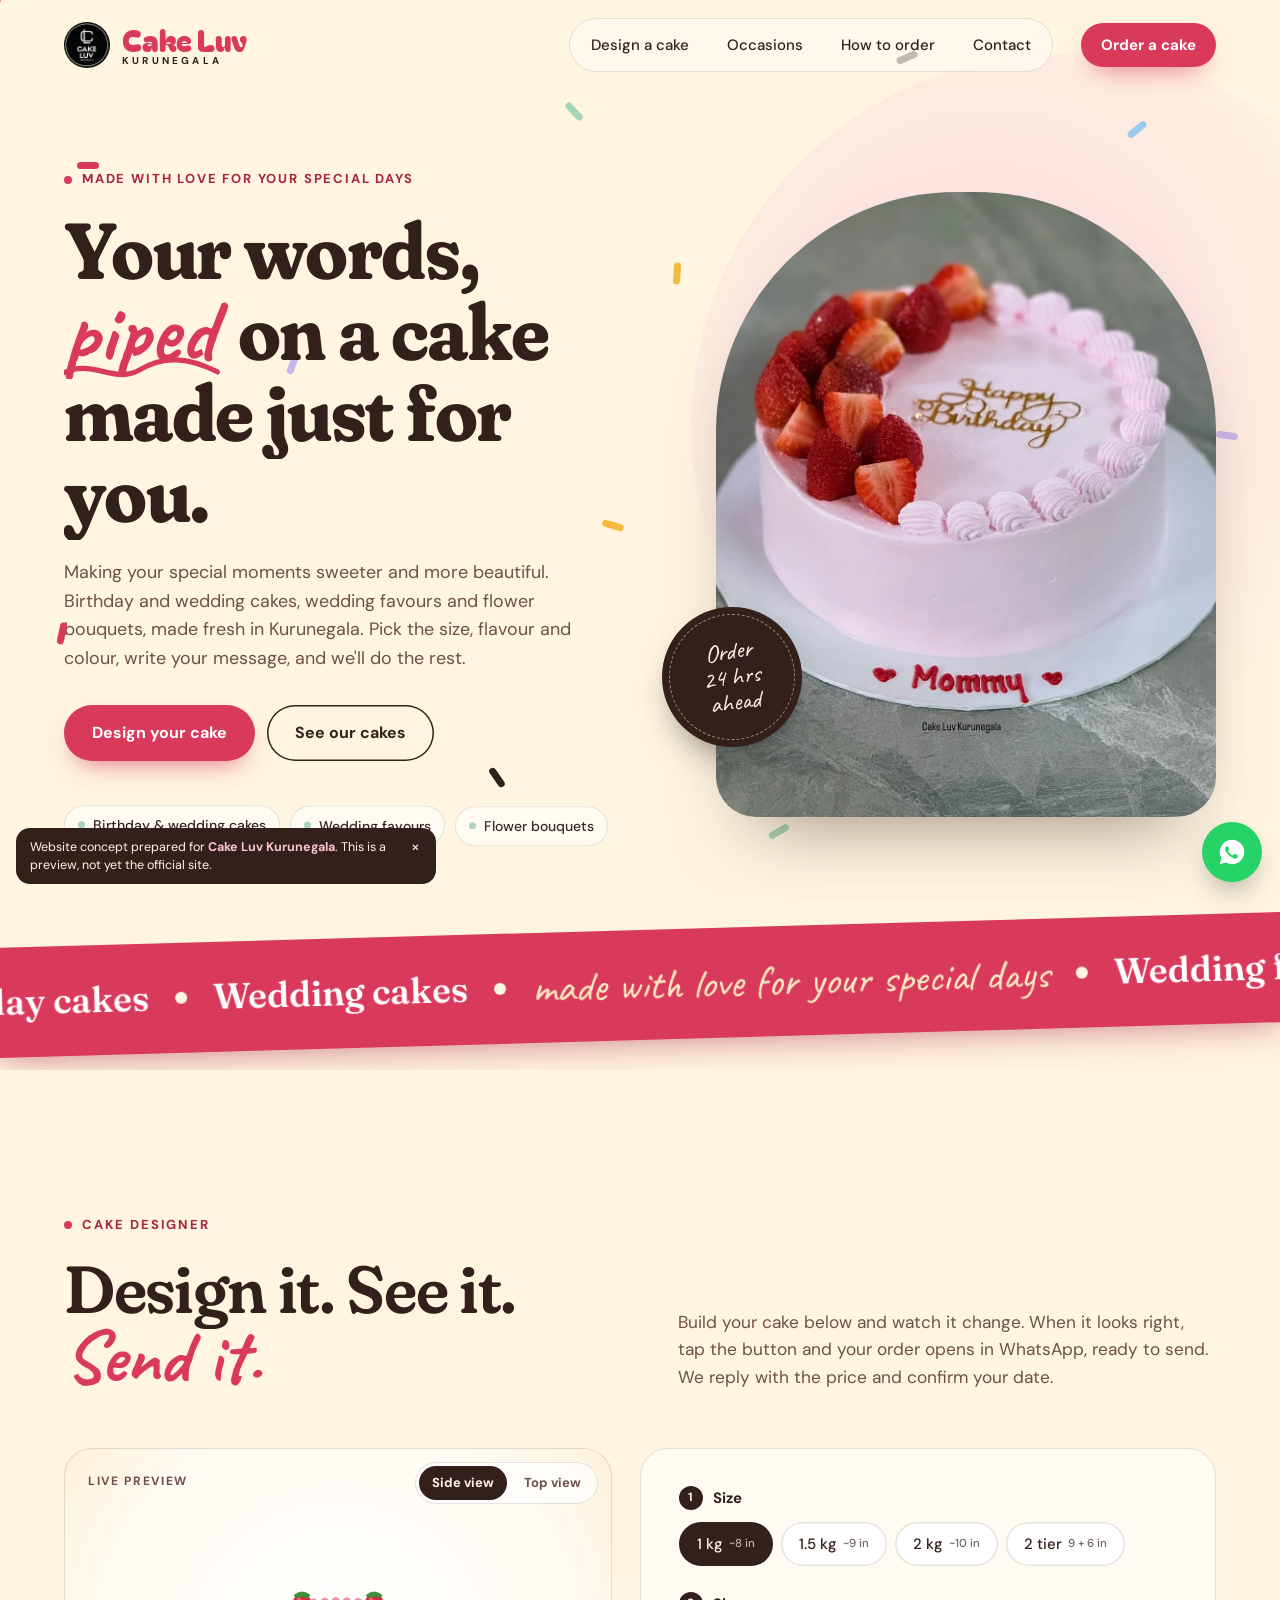
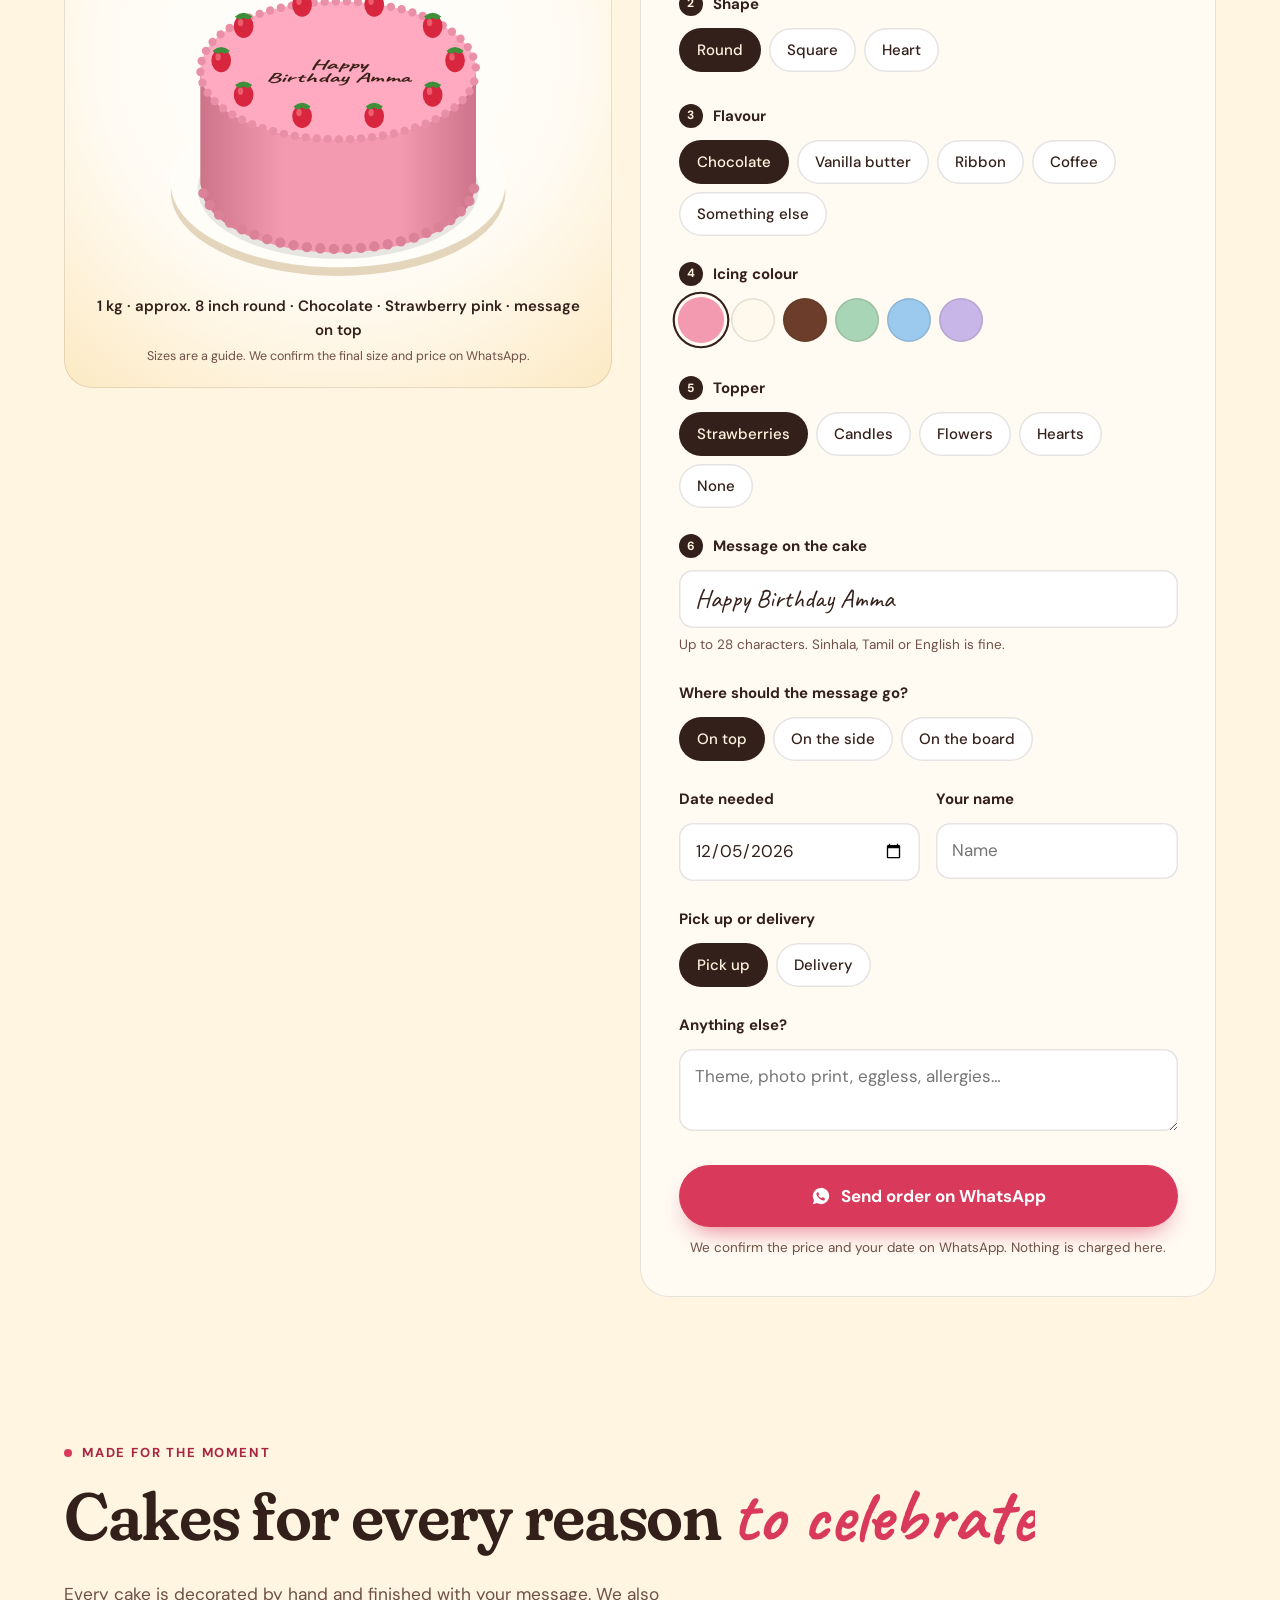
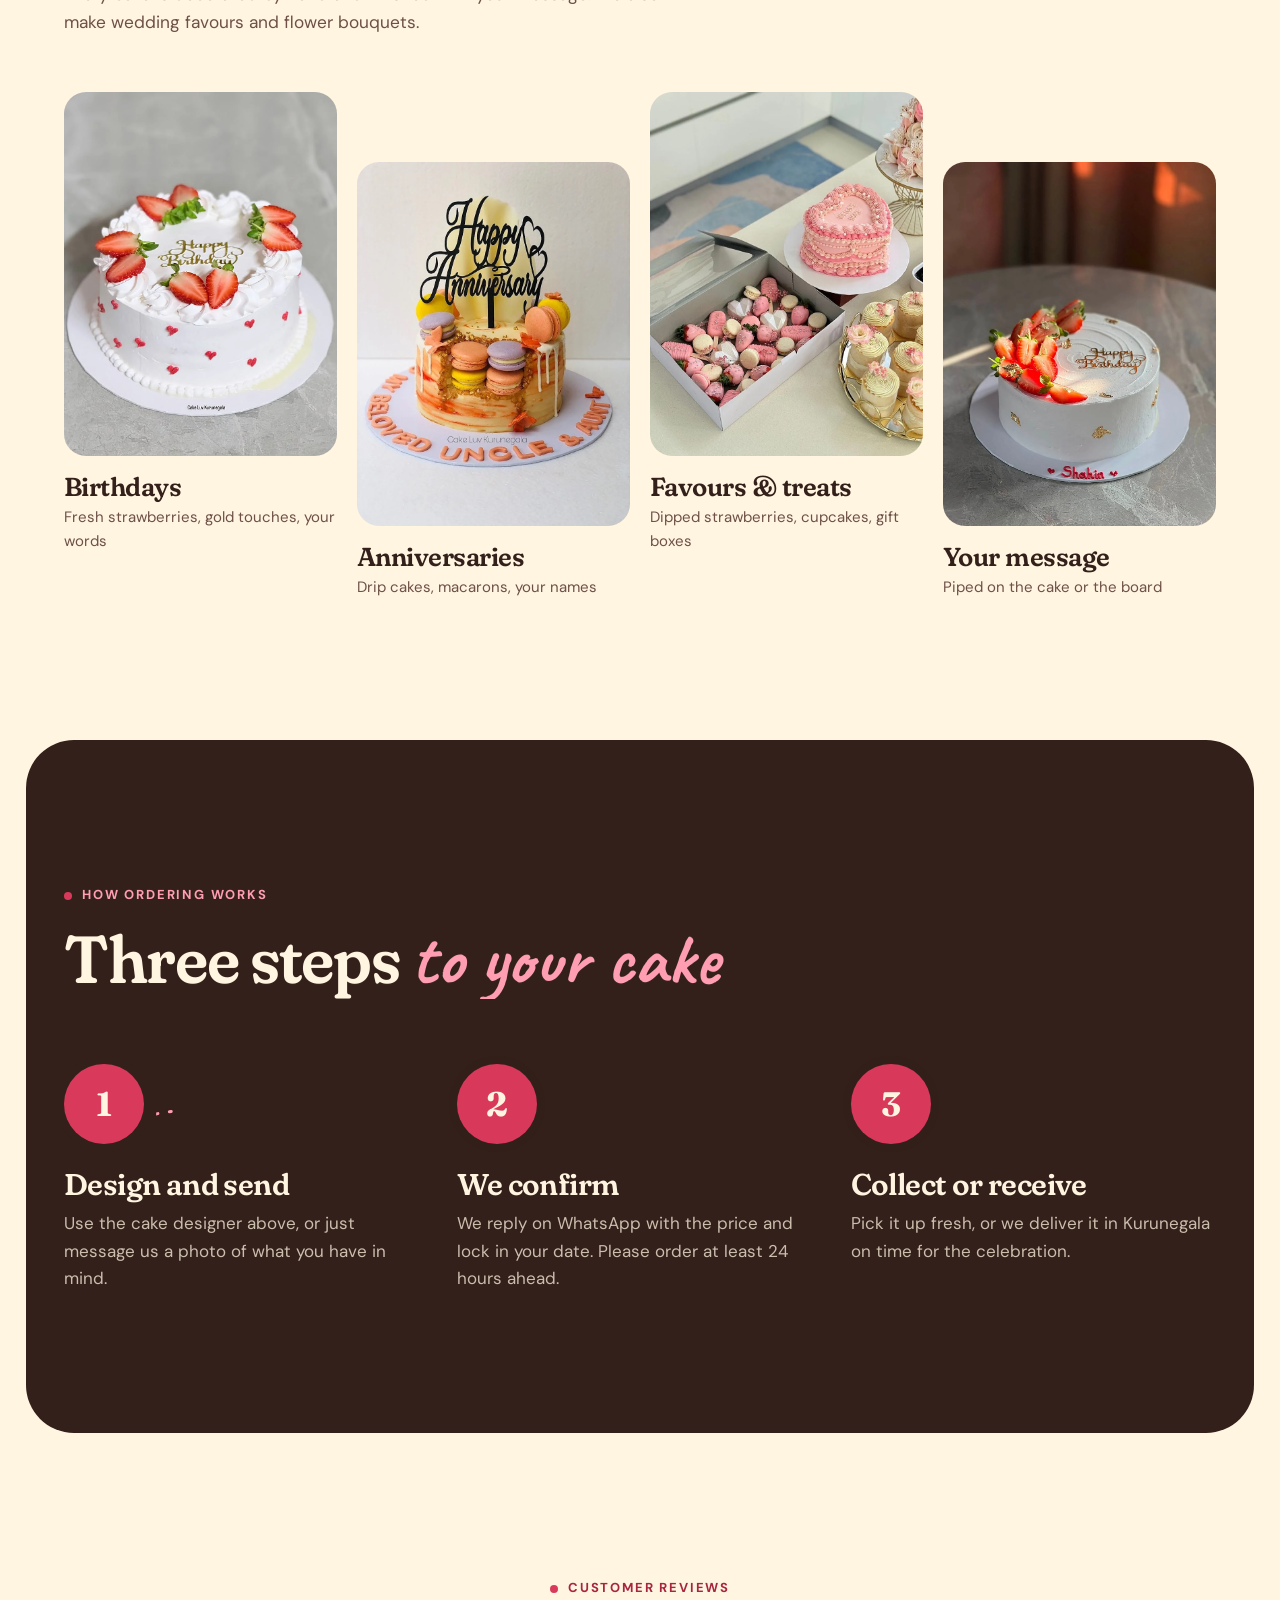
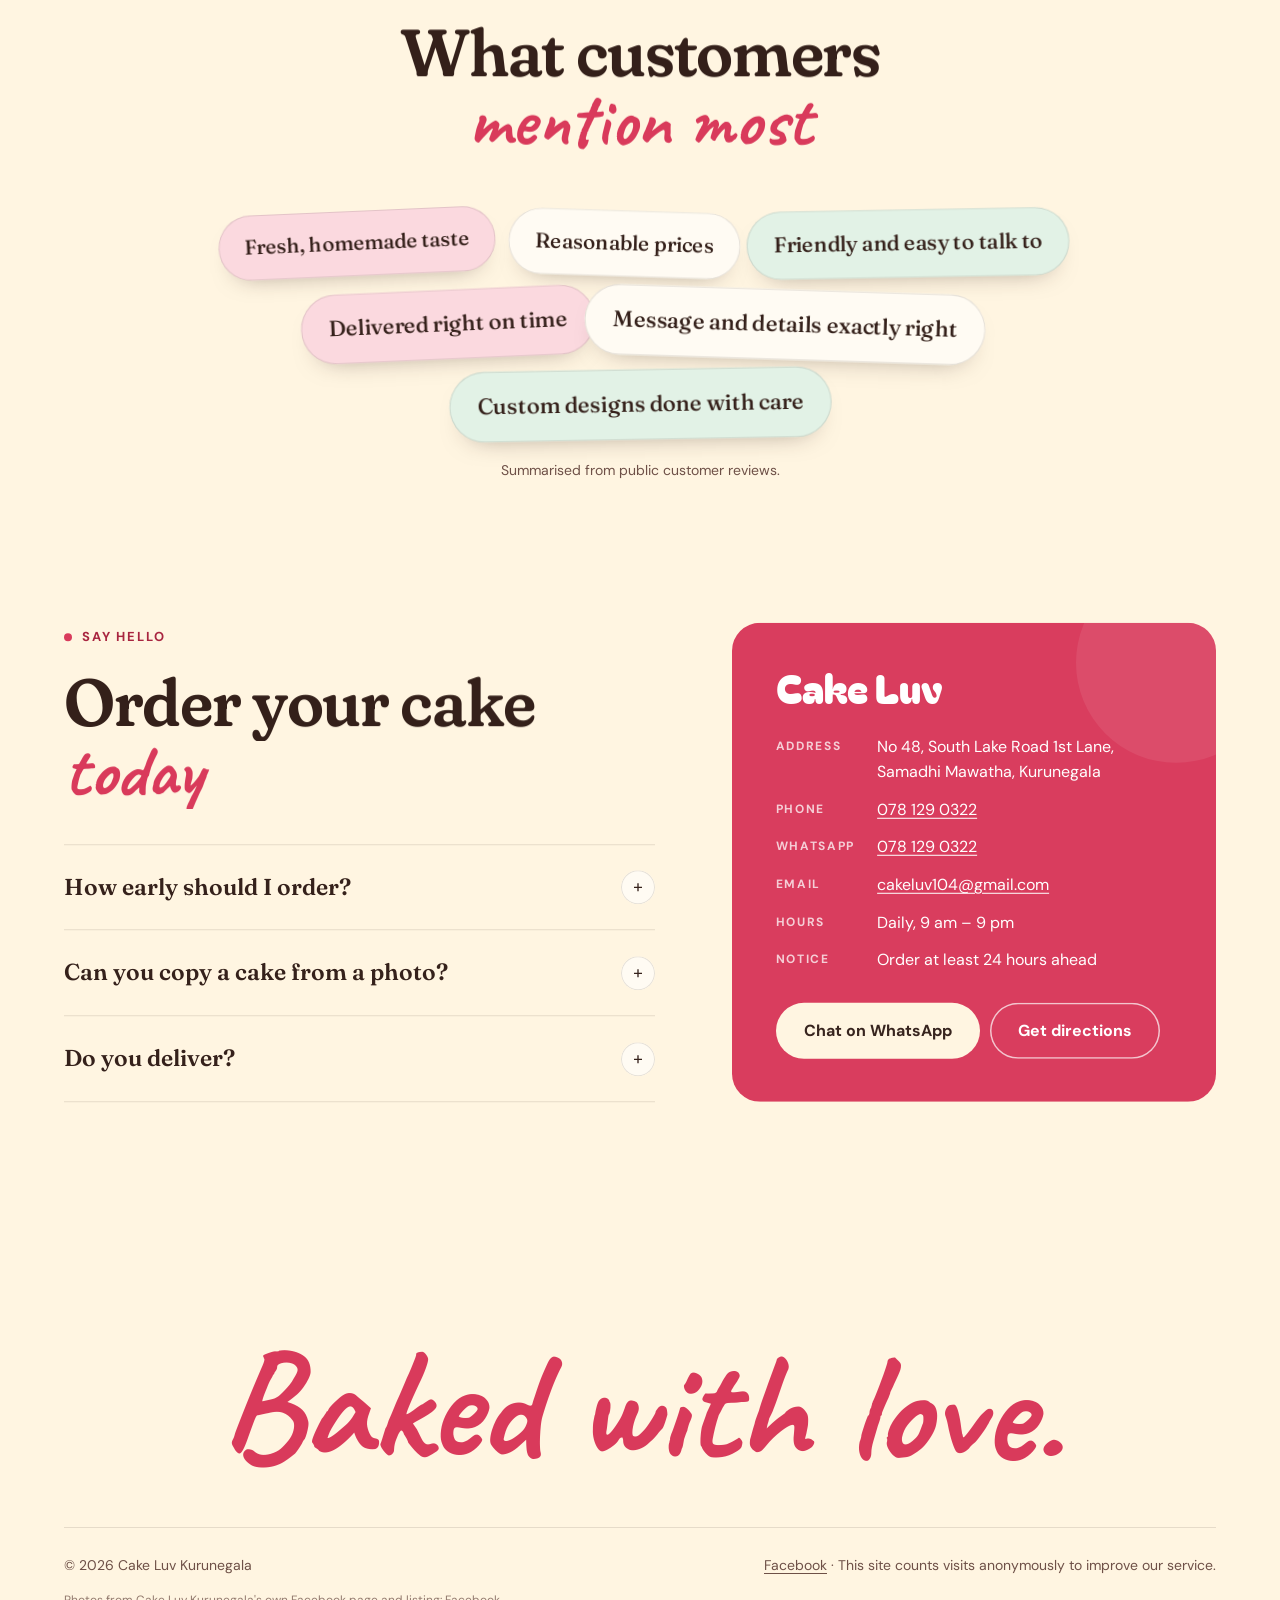
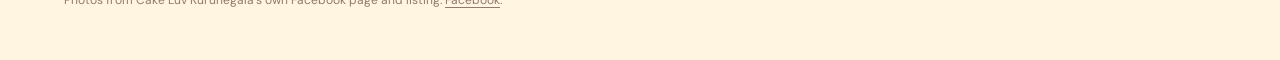
<file: cake-luv/index.html>
<!doctype html>
<html lang="en">
<head>
<meta charset="utf-8">
<meta name="viewport" content="width=device-width, initial-scale=1">
<title>Cake Luv Kurunegala | Homemade Custom Birthday Cakes, Delivered</title>
<meta name="description" content="Homemade custom cakes in Kurunegala. Birthday, anniversary and tiered cakes with your message, baked fresh to order. Design your cake online and order on WhatsApp: 078 129 0322.">
<link rel="canonical" href="https://jali-rk.github.io/previews/cake-luv/">
<meta name="robots" content="noindex,nofollow">
<meta name="theme-color" content="#E0405F">
<meta name="geo.region" content="LK-61">
<meta name="geo.placename" content="Kurunegala">
<meta property="og:type" content="website">
<meta property="og:site_name" content="Cake Luv Kurunegala">
<meta property="og:url" content="https://jali-rk.github.io/previews/cake-luv/">
<meta property="og:title" content="Cake Luv Kurunegala | Homemade custom cakes">
<meta property="og:description" content="Design your cake, add your message, order on WhatsApp. Baked fresh in Kurunegala.">
<meta property="og:image" content="https://jali-rk.github.io/previews/cake-luv/images/og.jpg">
<meta property="og:locale" content="en_LK">
<meta name="twitter:card" content="summary_large_image">
<link rel="icon" href="favicon.svg" type="image/svg+xml">
<link rel="preload" as="image" href="images/c1.webp" type="image/webp">
<script type="application/ld+json">
{
  "@context":"https://schema.org",
  "@type":"Bakery",
  "name":"Cake Luv Kurunegala",
  "description":"Homemade custom cakes baked fresh to order in Kurunegala: birthday, anniversary, cupcakes and tiered cakes with personalised messages.",
  "url":"https://jali-rk.github.io/previews/cake-luv/",
  "image":"https://jali-rk.github.io/previews/cake-luv/images/og.jpg",
  "telephone":"+94781290322",
  "email":"cakeluv104@gmail.com",
  "address":{"@type":"PostalAddress","streetAddress":"No 48, South Lake Road 1st Lane, Samadhi Mawatha","addressLocality":"Kurunegala","postalCode":"60000","addressRegion":"North Western Province","addressCountry":"LK"},
  "openingHoursSpecification":[{"@type":"OpeningHoursSpecification","dayOfWeek":["Monday","Tuesday","Wednesday","Thursday","Friday","Saturday","Sunday"],"opens":"09:00","closes":"21:00"}],
  "areaServed":"Kurunegala",
  "servesCuisine":"Cakes",
  "acceptsReservations":"False",
  "sameAs":["https://www.facebook.com/p/Cake-Luv-Kurunegala-100063694143093/"]
}
</script>
<script>window.SITE_ANALYTICS={ga4:"G-XXXXXXXXXX",umami:{id:"",src:"https://cloud.umami.is/script.js"},cfBeacon:""};</script>
<script src="assets/analytics.js" defer></script>
<script>document.documentElement.classList.add("m");window.MQ=[];window.onMotion=function(f){MQ.push(f)};setTimeout(function(){if(!window.MOTION_READY)document.documentElement.classList.add("m-off")},4000)</script>
<link rel="stylesheet" href="assets/motion.css">
<script src="assets/vendor/gsap.min.js" defer></script>
<script src="assets/vendor/ScrollTrigger.min.js" defer></script>
<script src="assets/vendor/SplitText.min.js" defer></script>
<script src="assets/vendor/lenis.min.js" defer></script>
<script src="assets/motion.js" defer></script>
<link rel="preconnect" href="https://fonts.googleapis.com">
<link rel="preconnect" href="https://fonts.gstatic.com" crossorigin>
<link href="https://fonts.googleapis.com/css2?family=Bagel+Fat+One&family=Caveat:wght@600;700&family=DM+Sans:opsz,wght@9..40,400;9..40,500;9..40,700&family=Fraunces:opsz,wght,SOFT@9..144,500..700,0..100&display=swap" rel="stylesheet">
<style>
:root{
  --butter:#FFF5E1; --butter-2:#FCE9C2; --cream:#FFFBF3; --berry:#D93A5B; --berry-deep:#A8243F; --blush:#FBD9DF;
  --choc:#34201A; --choc-soft:#6E5047; --pista:#A8D5B5; --line:rgba(52,32,26,.12);
  --display:"Fraunces",Georgia,serif; --logo:"Bagel Fat One",system-ui,sans-serif; --body:"DM Sans",system-ui,sans-serif; --script:"Caveat",cursive;
  --wrap:min(1220px,90vw); --r:28px; --ease:cubic-bezier(.2,.7,.2,1);
}
*{box-sizing:border-box;margin:0;padding:0}
body{font-family:var(--body);color:var(--choc);background:var(--butter);line-height:1.6;font-size:17px;-webkit-font-smoothing:antialiased;overflow-x:clip}
img{max-width:100%;display:block}
a{color:inherit;text-decoration:none}
button,input,select,textarea{font:inherit;color:inherit}
button{background:none;border:0;cursor:pointer}
:focus-visible{outline:3px solid var(--berry);outline-offset:3px;border-radius:8px}
.wrap{width:var(--wrap);margin-inline:auto}
h1,h2,h3{font-family:var(--display);font-variation-settings:"SOFT" 100;font-weight:600;line-height:1.02;letter-spacing:-.02em}
h2{font-size:clamp(40px,5.2vw,74px)}
h2 em,h1 em{font-family:var(--script);font-style:normal;font-weight:700;color:var(--berry);letter-spacing:0;font-size:1.12em;line-height:.8}
.eyebrow{display:inline-flex;align-items:center;gap:10px;font-size:13px;font-weight:700;letter-spacing:.14em;text-transform:uppercase;color:var(--berry-deep);margin-bottom:20px}
.eyebrow::before{content:"";width:8px;height:8px;border-radius:50%;background:var(--berry)}
.sub{font-size:clamp(17px,1.35vw,19px);color:var(--choc-soft);max-width:52ch}
.pad{padding:clamp(96px,11vw,150px) 0}

.btn{display:inline-flex;align-items:center;justify-content:center;gap:10px;height:56px;padding:0 28px;border-radius:999px;background:var(--berry);color:#fff;font-weight:700;font-size:16px;transition:background .3s,transform .3s var(--ease),box-shadow .3s;box-shadow:0 12px 26px -12px rgba(217,58,91,.8)}
.btn:hover{background:var(--berry-deep)}
.btn.ghost{background:transparent;color:var(--choc);box-shadow:inset 0 0 0 1.5px var(--choc)}
.btn.ghost:hover{background:var(--choc);color:var(--butter)}
.btn.sm{height:44px;padding:0 20px;font-size:15px}

.concept{position:fixed;left:16px;bottom:16px;z-index:150;max-width:min(420px,calc(100vw - 120px));background:var(--choc);color:var(--butter);font-size:12.5px;line-height:1.45;padding:10px 38px 10px 14px;border-radius:14px}
.concept strong{color:#FFC6D2}
.concept button{position:absolute;right:8px;top:6px;width:26px;height:26px;color:#fff;font-size:16px}
.progress{background:var(--berry)}

/* header */
.hdr{position:fixed;inset:0 0 auto;z-index:100;padding:18px 0}
.hdr.is-scrolled{background:rgba(255,245,225,.86);backdrop-filter:blur(14px);padding:10px 0;box-shadow:0 1px 0 var(--line)}
.hdr-in{width:var(--wrap);margin-inline:auto;display:flex;align-items:center;gap:28px}
.logo{font-family:var(--logo);font-size:30px;color:var(--berry);line-height:.9;margin-right:auto;display:flex;align-items:center;gap:12px}
.logo-mark{width:46px;height:46px;border-radius:50%}
.logo small{display:block;font-family:var(--body);font-weight:700;font-size:10px;letter-spacing:.32em;text-transform:uppercase;color:var(--choc);margin-top:3px}
.nav{display:flex;gap:6px;background:rgba(255,251,243,.7);padding:6px;border-radius:999px;box-shadow:inset 0 0 0 1px var(--line)}
.nav a{padding:9px 16px;border-radius:999px;font-weight:500;font-size:15px;transition:background .3s,color .3s}
.nav a:hover{background:var(--choc);color:var(--butter)}
.burger{display:none;width:48px;height:48px;border-radius:50%;background:var(--choc);color:var(--butter);position:relative}
.burger span{position:absolute;left:15px;right:15px;height:2px;border-radius:2px;background:currentColor;transition:transform .4s var(--ease),top .4s var(--ease)}
.burger span:first-child{top:19px}.burger span:last-child{top:27px}
.menu-open .burger span:first-child{top:23px;transform:rotate(45deg)}
.menu-open .burger span:last-child{top:23px;transform:rotate(-45deg)}
.menu-panel{position:fixed;inset:0;z-index:90;background:var(--berry);color:#fff;padding:120px 8vw 48px;display:flex;flex-direction:column;gap:4px;visibility:hidden;clip-path:circle(0% at calc(100% - 46px) 42px);transition:clip-path .7s var(--ease),visibility .7s}
.menu-open .menu-panel{visibility:visible;clip-path:circle(150% at calc(100% - 46px) 42px)}
.menu-panel a{font-family:var(--display);font-weight:600;font-size:clamp(40px,11vw,60px);line-height:1.15}
.menu-panel .btn{font-family:var(--body);font-size:16px;margin-top:28px;align-self:flex-start;background:var(--butter);color:var(--choc);box-shadow:none}
.menu-panel p{margin-top:auto;font-family:var(--script);font-size:26px}

/* hero */
.hero{position:relative;padding:150px 0 40px;min-height:100svh;display:flex;flex-direction:column;justify-content:center;overflow:hidden}
.hero .grid{display:grid;grid-template-columns:1.05fr .95fr;gap:5vw;align-items:center}
.hero h1{font-size:clamp(48px,min(6.2vw,10.5vh),98px);font-weight:700}
.hero h1 .swash{position:relative;display:inline-block;margin-right:.12em}
.hero h1 .swash svg{position:absolute;left:-4%;bottom:-.16em;width:108%;height:.4em;overflow:visible}
.lead{font-size:clamp(17px,1.4vw,20px);color:var(--choc-soft);max-width:44ch;margin:24px 0 32px}
.cta{display:flex;gap:12px;flex-wrap:wrap}
.chips-info{display:flex;flex-wrap:wrap;gap:10px;margin-top:44px}
.chips-info span{display:inline-flex;align-items:center;gap:8px;padding:9px 14px;border-radius:999px;background:var(--cream);box-shadow:inset 0 0 0 1px var(--line);font-size:14px;font-weight:500}
.chips-info i{width:7px;height:7px;border-radius:50%;background:var(--pista)}
.hero-photo{position:relative;justify-self:end;width:min(500px,100%)}
.hero-photo .frame{aspect-ratio:4/5;border-radius:240px 240px 40px 40px;overflow:hidden;box-shadow:0 40px 80px -40px rgba(52,32,26,.55)}
.hero-photo .frame img{width:100%;height:100%;object-fit:cover;object-position:50% 55%}
.sticker{position:absolute;left:-54px;bottom:70px;width:140px;height:140px;border-radius:50%;background:var(--choc);color:var(--butter);display:grid;place-items:center;text-align:center;font-family:var(--script);font-size:25px;line-height:1.02;box-shadow:0 18px 40px -18px rgba(0,0,0,.6)}
.sticker span{transform:rotate(-8deg)}
.sticker::before{content:"";position:absolute;inset:7px;border-radius:50%;border:1.5px dashed rgba(255,245,225,.5);animation:spin 20s linear infinite}
@keyframes spin{to{transform:rotate(360deg)}}
.flame{transform-box:fill-box;transform-origin:50% 100%;animation:flick .8s ease-in-out infinite alternate}
@keyframes flick{to{transform:scaleY(1.18) scaleX(.9)}}
.sprinkle{position:absolute;width:22px;height:7px;border-radius:6px;pointer-events:none}
.blob{position:absolute;right:-12vw;top:6vh;width:58vw;height:58vw;max-width:820px;max-height:820px;border-radius:50%;background:radial-gradient(circle at 40% 40%,var(--blush),rgba(251,217,223,0) 66%);z-index:-1}

/* marquee */
.band-wrap{overflow:hidden;padding:40px 0 30px;margin-top:-10px}
.band{background:var(--berry);color:#fff;padding:20px 0;transform:rotate(-1.6deg);margin:0 -2vw;box-shadow:0 20px 40px -24px rgba(168,36,63,.7)}
.band .marquee-track span{font-family:var(--display);font-weight:600;font-size:clamp(24px,2.8vw,38px);padding:0 26px}
.band .marquee-track em{font-family:var(--script);font-style:normal;font-size:clamp(30px,3.4vw,46px);color:var(--butter-2);padding:0 26px}
.band .marquee-track i{width:12px;height:12px;border-radius:50%;background:var(--butter);flex:none}

/* designer */
.design-head{display:grid;grid-template-columns:1fr 1fr;gap:6vw;align-items:end;margin-bottom:56px}
.builder{display:grid;grid-template-columns:1fr 1.05fr;gap:28px;align-items:start}
.stage{position:sticky;top:96px;background:radial-gradient(circle at 50% 38%,#fff 0%,var(--cream) 55%,var(--butter-2) 100%);border-radius:var(--r);padding:28px 28px 22px;box-shadow:inset 0 0 0 1px var(--line);overflow:hidden}
.stage::before{content:"Live preview";position:absolute;top:24px;left:24px;font-size:12px;font-weight:700;letter-spacing:.14em;text-transform:uppercase;color:var(--choc-soft);display:flex;gap:8px;align-items:center}
.stage svg{width:100%;height:auto;display:block}
.price-note{text-align:center;font-weight:600;color:var(--choc);font-size:15px;margin-top:6px}
.size-note{text-align:center;font-size:12.5px;color:var(--choc-soft);margin-top:4px}
.views{position:absolute;top:14px;right:14px;z-index:2;display:flex;gap:4px;padding:4px;border-radius:999px;background:rgba(255,255,255,.75);box-shadow:inset 0 0 0 1px var(--line)}
.views button{padding:7px 13px;border-radius:999px;font-size:13px;font-weight:700;color:var(--choc-soft);transition:background .3s,color .3s}
.views button[aria-pressed="true"]{background:var(--choc);color:var(--butter)}
.chips span small{font-size:11.5px;font-weight:500;opacity:.7;margin-left:6px}
.chips input:disabled+span{opacity:.4;cursor:not-allowed}
b.num{display:inline-grid;place-items:center;width:24px;height:24px;border-radius:50%;background:var(--choc);color:var(--butter);font-size:12px}
#cakeSvg{touch-action:pan-y}
#orderForm{background:var(--cream);border-radius:var(--r);padding:clamp(24px,3vw,40px);box-shadow:inset 0 0 0 1px var(--line);display:grid;gap:26px}
fieldset{border:0}
legend,.field label{display:flex;align-items:center;gap:10px;font-weight:700;font-size:15px;margin-bottom:12px}
legend b{display:inline-grid;place-items:center;width:24px;height:24px;border-radius:50%;background:var(--choc);color:var(--butter);font-size:12px}
.chips{display:flex;flex-wrap:wrap;gap:8px}
.chips input{position:absolute;opacity:0;pointer-events:none}
.chips span{display:inline-flex;align-items:center;height:44px;padding:0 18px;border-radius:999px;box-shadow:inset 0 0 0 1.5px var(--line);font-weight:500;font-size:15px;cursor:pointer;transition:background .25s,color .25s,box-shadow .25s,transform .25s var(--ease);background:#fff}
.chips label:hover span{box-shadow:inset 0 0 0 1.5px var(--choc)}
.chips input:checked+span{background:var(--choc);color:var(--butter);box-shadow:none}
.chips input:focus-visible+span{outline:3px solid var(--berry);outline-offset:2px}
.swatches span{width:44px;padding:0;border-radius:50%;box-shadow:inset 0 0 0 1.5px var(--line)}
.swatches input:checked+span{background:var(--sw)!important;box-shadow:0 0 0 3px var(--cream),0 0 0 5px var(--choc);transform:scale(1.05)}
.field input,.field textarea{width:100%;background:#fff;border:0;box-shadow:inset 0 0 0 1.5px var(--line);border-radius:14px;padding:14px 16px;transition:box-shadow .25s}
.field input:focus,.field textarea:focus{outline:none;box-shadow:inset 0 0 0 2px var(--berry)}
#message{font-family:var(--script);font-size:26px;padding:8px 16px}
.hint{display:block;font-size:13.5px;color:var(--choc-soft);margin-top:6px}
.row2{display:grid;grid-template-columns:1fr 1fr;gap:16px}
#send{width:100%;height:62px;font-size:17px}

/* occasions */
.occ-head{display:flex;justify-content:space-between;align-items:end;gap:30px;flex-wrap:wrap;margin-bottom:56px}
.occasions{display:grid;grid-template-columns:repeat(4,1fr);gap:20px}
.occ{position:relative}
.occ:nth-child(even){margin-top:70px}
.occ .frame{aspect-ratio:3/4;border-radius:22px;overflow:hidden}
.occ .frame img{width:100%;height:100%;object-fit:cover;transition:transform 1s var(--ease)}
.occ:hover .frame img{transform:scale(1.06)}
.occ h3{font-size:26px;margin-top:18px}
.occ p{color:var(--choc-soft);font-size:15px;margin-top:4px}

/* how */
.how{background:var(--choc);color:var(--butter);border-radius:48px;margin:0 2vw}
.how h2 em{color:#FF9DB3}
.steps{display:grid;grid-template-columns:repeat(3,1fr);gap:28px;margin-top:70px;position:relative}
.piping{position:absolute;left:8%;right:8%;top:40px;height:20px;width:84%;overflow:visible}
.step{position:relative;padding-top:0}
.step .num{width:80px;height:80px;border-radius:50%;background:var(--berry);display:grid;place-items:center;font-family:var(--display);font-weight:700;font-size:34px;margin-bottom:26px;position:relative;z-index:1;box-shadow:0 0 0 8px var(--choc)}
.step h3{font-size:30px;margin-bottom:10px}
.step p{color:rgba(255,245,225,.74);max-width:32ch}

/* praise */
.praise{text-align:center}
.praise h2{max-width:16ch;margin:0 auto}
.praise ul{list-style:none;display:flex;flex-wrap:wrap;justify-content:center;gap:16px;margin:56px auto 22px;max-width:920px}
.praise li{padding:16px 26px;border-radius:999px;background:var(--cream);box-shadow:inset 0 0 0 1px var(--line),0 12px 24px -18px rgba(52,32,26,.5);font-family:var(--display);font-weight:500;font-size:clamp(18px,1.6vw,22px)}
.praise li:nth-child(3n+1){transform:rotate(-2.5deg);background:var(--blush)}
.praise li:nth-child(3n+2){transform:rotate(1.8deg)}
.praise li:nth-child(3n){transform:rotate(-1deg);background:#E2F2E6}
.src{color:var(--choc-soft);font-size:14px}

/* contact */
.contact{display:grid;grid-template-columns:1.1fr .9fr;gap:clamp(40px,6vw,90px);align-items:start}
.faq{margin-top:40px;border-top:1px solid var(--line)}
.faq details{border-bottom:1px solid var(--line)}
.faq summary{list-style:none;cursor:pointer;display:flex;justify-content:space-between;align-items:center;gap:20px;padding:24px 0;font-family:var(--display);font-weight:600;font-size:clamp(20px,1.8vw,24px)}
.faq summary::-webkit-details-marker{display:none}
.faq summary::after{content:"";width:34px;height:34px;flex:none;border-radius:50%;background:var(--cream) url("data:image/svg+xml,%3Csvg xmlns='http://www.w3.org/2000/svg' viewBox='0 0 24 24'%3E%3Cpath d='M12 6v12M6 12h12' stroke='%2334201A' stroke-width='2'/%3E%3C/svg%3E") center/16px no-repeat;box-shadow:inset 0 0 0 1px var(--line);transition:transform .4s var(--ease)}
.faq details[open] summary::after{transform:rotate(45deg)}
.faq p{padding:0 0 24px;color:var(--choc-soft);max-width:56ch}
.card{background:var(--berry);color:#fff;border-radius:var(--r);padding:clamp(28px,3.4vw,44px);position:relative;overflow:hidden}
.card::after{content:"";position:absolute;right:-60px;top:-60px;width:200px;height:200px;border-radius:50%;background:rgba(255,255,255,.08)}
.card h3{font-family:var(--logo);font-weight:400;font-size:40px;letter-spacing:0}
.card dl{display:grid;grid-template-columns:auto 1fr;gap:12px 22px;margin:26px 0 30px;font-size:16px}
.card dt{font-size:12px;font-weight:700;letter-spacing:.14em;text-transform:uppercase;opacity:.75;padding-top:3px}
.card dd a{text-decoration:underline;text-underline-offset:3px}
.card .btn{background:var(--butter);color:var(--choc);box-shadow:none}
.card .btn:hover{background:#fff}
.card .btn.ghost{background:transparent;color:#fff;box-shadow:inset 0 0 0 1.5px rgba(255,255,255,.7)}

footer{padding:90px 0 50px;font-size:14px;color:var(--choc-soft)}
footer .big{font-family:var(--script);font-weight:700;color:var(--berry);font-size:clamp(64px,12vw,190px);line-height:.9;text-align:center;margin-bottom:56px}
footer .row{display:flex;flex-wrap:wrap;gap:14px 32px;justify-content:space-between;border-top:1px solid var(--line);padding-top:26px}
footer a{text-decoration:underline;text-underline-offset:3px}

.wa-float{position:fixed;right:18px;bottom:18px;z-index:140;width:60px;height:60px;border-radius:50%;background:#25D366;display:grid;place-items:center;box-shadow:0 14px 30px -10px rgba(0,0,0,.4);transition:transform .3s var(--ease)}
.wa-float:hover{transform:scale(1.08) rotate(-6deg)}
.wa-float svg{width:30px;height:30px;fill:#fff}

@media (max-width:959px){
  .hdr .nav,.hdr .btn{display:none}
  .burger{display:block}
  .hero{padding-top:120px}
  .hero .grid,.design-head,.builder,.contact{grid-template-columns:1fr}
  .hero-photo{justify-self:center;width:min(420px,88%);margin-top:20px}
  .sticker{left:-26px;width:116px;height:116px;font-size:21px}
  .stage{position:relative;top:0}
  .occasions{grid-template-columns:1fr 1fr}
  .occ:nth-child(even){margin-top:40px}
  .steps{grid-template-columns:1fr;gap:44px}
  .piping{display:none}
  .how{border-radius:32px;margin:0 3vw}
}
@media (max-width:520px){ .row2{grid-template-columns:1fr} .logo{font-size:26px} .logo-mark{width:38px;height:38px} }
@media (prefers-reduced-motion:reduce){ .sticker::before,.flame{animation:none} .menu-panel{transition:none} }
</style>
</head>
<body>
<div class="concept" id="concept">Website concept prepared for <strong>Cake Luv Kurunegala</strong>. This is a preview, not yet the official site. <button aria-label="Hide notice" onclick="this.parentElement.remove()">×</button></div>
<div class="progress" data-progress></div>

<header class="hdr" data-header>
  <div class="hdr-in">
    <a class="logo" href="#top"><img class="logo-mark" src="images/logo.webp" alt="" width="200" height="200"><span>Cake Luv<small>Kurunegala</small></span></a>
    <nav class="nav" aria-label="Main"><a href="#design">Design a cake</a><a href="#occasions">Occasions</a><a href="#how">How to order</a><a href="#contact">Contact</a></nav>
    <a class="btn sm" href="#design" data-magnetic>Order a cake</a>
    <button class="burger" data-menu-toggle aria-expanded="false" aria-controls="menu-panel" aria-label="Open menu"><span></span><span></span></button>
  </div>
</header>
<nav class="menu-panel" id="menu-panel" data-menu aria-label="Mobile">
  <a href="#design">Design a cake</a><a href="#occasions">Occasions</a><a href="#how">How to order</a><a href="#contact">Contact</a>
  <a class="btn" href="tel:+94781290322">Call 078 129 0322</a>
  <p data-menu-item>Baked fresh in Kurunegala</p>
</nav>

<main id="top">
  <section class="hero">
    <div class="blob" aria-hidden="true"></div>
    <div class="sprinkles" aria-hidden="true"></div>
    <div class="wrap grid">
      <div>
        <p class="eyebrow" data-reveal="up" data-delay=".15">Made with love for your special days</p>
        <h1 data-split="lines" data-delay=".25">Your words, <span class="swash"><em>piped</em><svg viewBox="0 0 200 30" preserveAspectRatio="none" aria-hidden="true"><path class="swash-path" d="M4 20 C40 4, 70 30, 100 16 S160 4, 196 18" fill="none" stroke="#D93A5B" stroke-width="5" stroke-linecap="round"/></svg></span> on a cake made just for you.</h1>
        <p class="lead" data-reveal="up" data-delay=".7">Making your special moments sweeter and more beautiful. Birthday and wedding cakes, wedding favours and flower bouquets, made fresh in Kurunegala. Pick the size, flavour and colour, write your message, and we'll do the rest.</p>
        <div class="cta" data-reveal="up" data-delay=".85">
          <a class="btn" href="#design" data-magnetic>Design your cake</a>
          <a class="btn ghost" href="#occasions">See our cakes</a>
        </div>
        <div class="chips-info" data-reveal-group data-delay="1">
          <span><i></i>Birthday &amp; wedding cakes</span><span><i></i>Wedding favours</span><span><i></i>Flower bouquets</span>
        </div>
      </div>
      <div class="hero-photo">
        <div class="frame" data-reveal="image" data-delay=".2"><img src="images/c1.webp" alt="A pink Cake Luv birthday cake crowned with fresh strawberries, with Mommy piped on the board" width="1100" height="1291" fetchpriority="high"></div>
        <div class="sticker" data-reveal="scale" data-delay="1.1"><span>Order<br>24 hrs<br>ahead</span></div>
      </div>
    </div>
  </section>

  <div class="band-wrap"><div class="band" data-marquee data-speed="70" aria-hidden="true">
    <div class="marquee-track"><span>Birthday cakes</span><i></i><span>Wedding cakes</span><i></i><em>made with love for your special days</em><i></i><span>Wedding favours</span><i></i><span>Flower bouquets</span><i></i></div>
  </div></div>

  <section id="design" class="pad">
    <div class="wrap">
      <div class="design-head">
        <div><p class="eyebrow" data-reveal="up">Cake designer</p><h2 data-split="lines">Design it. See it. <em>Send it.</em></h2></div>
        <p class="sub" data-reveal="up">Build your cake below and watch it change. When it looks right, tap the button and your order opens in WhatsApp, ready to send. We reply with the price and confirm your date.</p>
      </div>
      <div class="builder">
        <div class="stage" data-reveal="up">
          <div class="views" role="group" aria-label="Preview angle">
            <button type="button" data-view="side" aria-pressed="true">Side view</button>
            <button type="button" data-view="top" aria-pressed="false">Top view</button>
          </div>
          <svg id="cakeSvg" viewBox="0 50 400 335" role="img" aria-label="Preview of your cake"><g id="cake"></g></svg>
          <p class="price-note" id="summary" aria-live="polite"></p>
          <p class="size-note">Sizes are a guide. We confirm the final size and price on WhatsApp.</p>
        </div>
        <form id="orderForm" onsubmit="return false" data-reveal="up" data-delay=".1">
          <fieldset>
            <legend><b>1</b>Size</legend>
            <div class="chips" data-key="size">
              <label><input type="radio" name="size" value="1 kg" checked><span>1 kg<small>~8 in</small></span></label>
              <label><input type="radio" name="size" value="1.5 kg"><span>1.5 kg<small>~9 in</small></span></label>
              <label><input type="radio" name="size" value="2 kg"><span>2 kg<small>~10 in</small></span></label>
              <label><input type="radio" name="size" value="2 tier"><span>2 tier<small>9 + 6 in</small></span></label>
            </div>
          </fieldset>
          <fieldset>
            <legend><b>2</b>Shape</legend>
            <div class="chips">
              <label><input type="radio" name="shape" value="Round" checked><span>Round</span></label>
              <label><input type="radio" name="shape" value="Square"><span>Square</span></label>
              <label><input type="radio" name="shape" value="Heart" id="heartOpt"><span>Heart</span></label>
            </div>
            <span class="hint" id="shapeHint"></span>
          </fieldset>
          <fieldset>
            <legend><b>3</b>Flavour</legend>
            <div class="chips">
              <label><input type="radio" name="flavour" value="Chocolate" checked><span>Chocolate</span></label>
              <label><input type="radio" name="flavour" value="Vanilla butter"><span>Vanilla butter</span></label>
              <label><input type="radio" name="flavour" value="Ribbon"><span>Ribbon</span></label>
              <label><input type="radio" name="flavour" value="Coffee"><span>Coffee</span></label>
              <label><input type="radio" name="flavour" value="Something else (I'll explain)"><span>Something else</span></label>
            </div>
          </fieldset>
          <fieldset>
            <legend><b>4</b>Icing colour</legend>
            <div class="chips swatches">
              <label><input type="radio" name="colour" value="Strawberry pink" data-hex="#F49AB0" checked><span style="--sw:#F49AB0;background:#F49AB0" title="Strawberry pink"></span></label>
              <label><input type="radio" name="colour" value="Cream white" data-hex="#FFF8EC"><span style="--sw:#FFF8EC;background:#FFF8EC" title="Cream white"></span></label>
              <label><input type="radio" name="colour" value="Chocolate" data-hex="#6B3D2A"><span style="--sw:#6B3D2A;background:#6B3D2A" title="Chocolate"></span></label>
              <label><input type="radio" name="colour" value="Pistachio" data-hex="#A8D5B5"><span style="--sw:#A8D5B5;background:#A8D5B5" title="Pistachio"></span></label>
              <label><input type="radio" name="colour" value="Sky blue" data-hex="#9CC9EE"><span style="--sw:#9CC9EE;background:#9CC9EE" title="Sky blue"></span></label>
              <label><input type="radio" name="colour" value="Lavender" data-hex="#C9B6E8"><span style="--sw:#C9B6E8;background:#C9B6E8" title="Lavender"></span></label>
            </div>
          </fieldset>
          <fieldset>
            <legend><b>5</b>Topper</legend>
            <div class="chips">
              <label><input type="radio" name="topper" value="Fresh strawberries" checked><span>Strawberries</span></label>
              <label><input type="radio" name="topper" value="Candles"><span>Candles</span></label>
              <label><input type="radio" name="topper" value="Fresh flowers"><span>Flowers</span></label>
              <label><input type="radio" name="topper" value="Hearts"><span>Hearts</span></label>
              <label><input type="radio" name="topper" value="None"><span>None</span></label>
            </div>
          </fieldset>
          <div class="field">
            <label for="message"><b class="num">6</b>Message on the cake</label>
            <input id="message" maxlength="28" placeholder="Happy Birthday Amma" value="Happy Birthday Amma">
            <span class="hint">Up to 28 characters. Sinhala, Tamil or English is fine.</span>
          </div>
          <fieldset>
            <legend>Where should the message go?</legend>
            <div class="chips">
              <label><input type="radio" name="place" value="top" checked><span>On top</span></label>
              <label><input type="radio" name="place" value="side"><span>On the side</span></label>
              <label><input type="radio" name="place" value="board"><span>On the board</span></label>
            </div>
          </fieldset>
          <div class="row2">
            <div class="field">
              <label for="date">Date needed</label>
              <input id="date" type="date" required>
            </div>
            <div class="field">
              <label for="name">Your name</label>
              <input id="name" autocomplete="name" placeholder="Name">
            </div>
          </div>
          <fieldset>
            <legend>Pick up or delivery</legend>
            <div class="chips">
              <label><input type="radio" name="get" value="Pick up" checked><span>Pick up</span></label>
              <label><input type="radio" name="get" value="Delivery in Kurunegala"><span>Delivery</span></label>
            </div>
          </fieldset>
          <div class="field">
            <label for="notes">Anything else?</label>
            <textarea id="notes" rows="2" placeholder="Theme, photo print, eggless, allergies…"></textarea>
          </div>
          <div>
            <button class="btn" id="send" type="button">
              <svg width="20" height="20" viewBox="0 0 32 32" fill="#fff" aria-hidden="true"><path d="M16 3a13 13 0 0 0-11.2 19.6L3 29l6.6-1.7A13 13 0 1 0 16 3zm6.4 18.4c-.3.8-1.6 1.5-2.2 1.6-.6.1-1.3.1-2.1-.1a19 19 0 0 1-8.1-6.6c-.6-.9-1.3-2.2-1.3-3.6s.7-2.1 1-2.4c.3-.3.6-.4.8-.4h.6c.2 0 .5 0 .7.5l1 2.4c.1.2.1.4 0 .6l-.5.7-.4.5c-.1.2-.3.4-.1.7.2.4.9 1.5 2 2.4 1.4 1.2 2.5 1.6 2.9 1.8.3.1.5.1.7-.1l1-1.2c.2-.3.4-.3.7-.2l2.4 1.1c.3.2.5.2.6.4.1.2.1.9-.2 1.7z"/></svg>
              Send order on WhatsApp
            </button>
            <p class="hint" style="margin-top:10px;text-align:center">We confirm the price and your date on WhatsApp. Nothing is charged here.</p>
          </div>
        </form>
      </div>
    </div>
  </section>

  <section id="occasions" class="pad" style="padding-top:0">
    <div class="wrap">
      <div class="occ-head">
        <div><p class="eyebrow" data-reveal="up">Made for the moment</p><h2 data-split="lines">Cakes for every reason <em>to celebrate</em></h2></div>
        <p class="sub" data-reveal="up">Every cake is decorated by hand and finished with your message. We also make wedding favours and flower bouquets.</p>
      </div>
      <div class="occasions">
        <article class="occ" data-reveal="up"><div class="frame"><img src="images/c2.webp" alt="White Happy Birthday cake with fresh strawberries and red piped hearts" loading="lazy"></div><h3>Birthdays</h3><p>Fresh strawberries, gold touches, your words</p></article>
        <article class="occ" data-reveal="up" data-delay=".08"><div class="frame"><img src="images/c3.webp" alt="Happy Anniversary drip cake with macarons and a personal message on the board" loading="lazy"></div><h3>Anniversaries</h3><p>Drip cakes, macarons, your names</p></article>
        <article class="occ" data-reveal="up" data-delay=".16"><div class="frame"><img src="images/c4.webp" alt="Heart cake, chocolate-dipped strawberries and cupcakes" loading="lazy"></div><h3>Favours &amp; treats</h3><p>Dipped strawberries, cupcakes, gift boxes</p></article>
        <article class="occ" data-reveal="up" data-delay=".24"><div class="frame"><img src="images/c5.webp" alt="White birthday cake with strawberries and gold leaf, with a name piped on the board" loading="lazy"></div><h3>Your message</h3><p>Piped on the cake or the board</p></article>
      </div>
    </div>
  </section>

  <section id="how" class="how pad">
    <div class="wrap">
      <p class="eyebrow" style="color:#FF9DB3" data-reveal="up">How ordering works</p>
      <h2 data-split="lines">Three steps <em>to your cake</em></h2>
      <div class="steps">
        <svg class="piping" viewBox="0 0 1000 20" preserveAspectRatio="none" aria-hidden="true"><path class="pipe" d="M0 10 C80 -6 160 26 250 10 S420 -6 500 10 S680 26 750 10 S920 -6 1000 10" fill="none" stroke="#FF9DB3" stroke-width="3" stroke-dasharray="2 12" stroke-linecap="round"/></svg>
        <div class="step" data-reveal="up"><div class="num">1</div><h3>Design and send</h3><p>Use the cake designer above, or just message us a photo of what you have in mind.</p></div>
        <div class="step" data-reveal="up" data-delay=".12"><div class="num">2</div><h3>We confirm</h3><p>We reply on WhatsApp with the price and lock in your date. Please order at least 24 hours ahead.</p></div>
        <div class="step" data-reveal="up" data-delay=".24"><div class="num">3</div><h3>Collect or receive</h3><p>Pick it up fresh, or we deliver it in Kurunegala on time for the celebration.</p></div>
      </div>
    </div>
  </section>

  <section class="pad">
    <div class="wrap praise">
      <p class="eyebrow" data-reveal="up">Customer reviews</p>
      <h2 data-split="lines">What customers <em>mention most</em></h2>
      <ul class="stickers">
        <li>Fresh, homemade taste</li>
        <li>Reasonable prices</li>
        <li>Friendly and easy to talk to</li>
        <li>Delivered right on time</li>
        <li>Message and details exactly right</li>
        <li>Custom designs done with care</li>
      </ul>
      <p class="src">Summarised from public customer reviews.</p>
    </div>
  </section>

  <section id="contact" class="pad" style="padding-top:0">
    <div class="wrap contact">
      <div>
        <p class="eyebrow" data-reveal="up">Say hello</p>
        <h2 data-split="lines">Order your cake <em>today</em></h2>
        <div class="faq" data-reveal="up">
          <details><summary>How early should I order?</summary><p>At least 24 hours before you need it. For tiered or themed cakes, a few days' notice helps.</p></details>
          <details><summary>Can you copy a cake from a photo?</summary><p>Yes. Send the photo on WhatsApp and we'll tell you what we can do and the price.</p></details>
          <details><summary>Do you deliver?</summary><p>Yes, within Kurunegala town. Ask us about delivery to nearby areas.</p></details>
        </div>
      </div>
      <div class="card" data-reveal="up" data-delay=".1">
        <h3>Cake Luv</h3>
        <dl>
          <dt>Address</dt><dd>No 48, South Lake Road 1st Lane,<br>Samadhi Mawatha, Kurunegala</dd>
          <dt>Phone</dt><dd><a href="tel:+94781290322">078 129 0322</a></dd>
          <dt>WhatsApp</dt><dd><a id="waText" href="#">078 129 0322</a></dd>
          <dt>Email</dt><dd><a href="mailto:cakeluv104@gmail.com">cakeluv104@gmail.com</a></dd>
          <dt>Hours</dt><dd>Daily, 9 am – 9 pm</dd>
          <dt>Notice</dt><dd>Order at least 24 hours ahead</dd>
        </dl>
        <div style="display:flex;gap:10px;flex-wrap:wrap">
          <a class="btn" id="waBtn" href="#">Chat on WhatsApp</a>
          <a class="btn ghost" href="https://www.google.com/maps/search/?api=1&query=Cake+Luv+South+Lake+Road+Kurunegala" target="_blank" rel="noopener">Get directions</a>
        </div>
      </div>
    </div>
  </section>
</main>

<footer>
  <div class="wrap">
    <p class="big" data-split="chars">Baked with love.</p>
    <div class="row">
      <span>© <span id="yr"></span> Cake Luv Kurunegala</span>
      <span><a href="https://www.facebook.com/p/Cake-Luv-Kurunegala-100063694143093/" target="_blank" rel="noopener">Facebook</a> · This site counts visits anonymously to improve our service.</span>
      <!--CREDITS--><span class="photo-credits" style="width:100%;font-size:12px;opacity:.75">Photos from Cake Luv Kurunegala&#x27;s own Facebook page and listing: <a href="https://www.facebook.com/p/Cake-Luv-Kurunegala-100063694143093/" target="_blank" rel="noopener">Facebook</a>.</span><!--/CREDITS-->
    </div>
  </div>
</footer>
<a class="wa-float" id="waFloat" href="#" aria-label="Chat with Cake Luv on WhatsApp"><svg viewBox="0 0 32 32"><path d="M16 3a13 13 0 0 0-11.2 19.6L3 29l6.6-1.7A13 13 0 1 0 16 3zm6.4 18.4c-.3.8-1.6 1.5-2.2 1.6-.6.1-1.3.1-2.1-.1a19 19 0 0 1-8.1-6.6c-.6-.9-1.3-2.2-1.3-3.6s.7-2.1 1-2.4c.3-.3.6-.4.8-.4h.6c.2 0 .5 0 .7.5l1 2.4c.1.2.1.4 0 .6l-.5.7-.4.5c-.1.2-.3.4-.1.7.2.4.9 1.5 2 2.4 1.4 1.2 2.5 1.6 2.9 1.8.3.1.5.1.7-.1l1-1.2c.2-.3.4-.3.7-.2l2.4 1.1c.3.2.5.2.6.4.1.2.1.9-.2 1.7z"/></svg></a>
<script>
/* ==== EDIT HERE: the shop's WhatsApp number in international format, no + or spaces ==== */
const WHATSAPP = "94781290322";
const $ = s => document.querySelector(s);
const val = n => (document.querySelector(`input[name="${n}"]:checked`)||{}).value;
const waLink = t => `https://wa.me/${WHATSAPP}?text=${encodeURIComponent(t)}`;
["#waBtn","#waFloat","#waText"].forEach(id => $(id).href = waLink("Hi Cake Luv! I'd like to order a cake."));
$("#yr").textContent = new Date().getFullYear();
// earliest date = tomorrow (24 hour notice)
const t = new Date(); t.setDate(t.getDate()+1);
const iso = new Date(t.getTime()-t.getTimezoneOffset()*6e4).toISOString().slice(0,10); $("#date").min = iso; $("#date").value = iso;
function shade(hex, amt){ // darken/lighten a hex colour
  let c = parseInt(hex.slice(1),16), r=(c>>16)+amt, g=((c>>8)&255)+amt, b=(c&255)+amt;
  r=Math.max(0,Math.min(255,r)); g=Math.max(0,Math.min(255,g)); b=Math.max(0,Math.min(255,b));
  return "#"+((1<<24)+(r<<16)+(g<<8)+b).toString(16).slice(1);
}
const esc = t => t.replace(/[&<>"]/g, c => ({"&":"&amp;","<":"&lt;",">":"&gt;",'"':"&quot;"}[c]));
const isDark = hex => { const c=parseInt(hex.slice(1),16); return (0.299*(c>>16)+0.587*((c>>8)&255)+0.114*(c&255)) < 140; };

/* ---- cake model ---- */
const SIZES = { "1 kg":[[8,92]], "1.5 kg":[[9,98]], "2 kg":[[10,104]], "2 tier":[[9,80],[6,72]] };   // [inches, side height px]
const PX = 28; let K = .34;      // px per inch; how flat the top looks from the side (raised when the message is on top)
let view = "side";

function shapePts(shape, d, n = 120){       // outline seen from above, centred on 0,0, width d. +y = front
  const pts = [];
  if(shape === "Square"){ const s = d/2, e = .16;
    for(let i=0;i<n;i++){ const t=i/n*Math.PI*2, c=Math.cos(t), si=Math.sin(t); pts.push([s*Math.sign(c)*Math.abs(c)**e, s*Math.sign(si)*Math.abs(si)**e]); }
  } else if(shape === "Heart"){ const raw = [];
    for(let i=0;i<n;i++){ const t=i/n*Math.PI*2; raw.push([16*Math.sin(t)**3, -(13*Math.cos(t)-5*Math.cos(2*t)-2*Math.cos(3*t)-Math.cos(4*t))]); }
    const xs=raw.map(p=>p[0]), ys=raw.map(p=>p[1]), sc=d/(Math.max(...xs)-Math.min(...xs)), oy=(Math.max(...ys)+Math.min(...ys))/2;
    raw.forEach(p => pts.push([p[0]*sc, (p[1]-oy)*sc]));
  } else for(let i=0;i<n;i++){ const t=i/n*Math.PI*2; pts.push([Math.cos(t)*d/2, Math.sin(t)*d/2]); }
  return pts;
}
const path = P => "M" + P.map(p => p[0].toFixed(1)+" "+p[1].toFixed(1)).join("L") + "Z";
const proj = (P, cx, cy) => P.map(([x,y]) => [cx+x, cy+y*K]);
function envelope(P, N = 70){ // front edge of a projected outline: the lowest point at each x
  const xs = P.map(p=>p[0]), x0 = Math.min(...xs), x1 = Math.max(...xs), out = [];
  for(let i=0;i<=N;i++){ const x = x0+(x1-x0)*i/N; let best = -Infinity;
    for(let j=0;j<P.length;j++){ const a=P[j], b=P[(j+1)%P.length];
      if((a[0]-x)*(b[0]-x) <= 0 && a[0] !== b[0]){ const y = a[1]+(b[1]-a[1])*(x-a[0])/(b[0]-a[0]); if(y > best) best = y; } }
    if(best > -Infinity) out.push([x, best]); }
  return out;
}
function dots(P, gap, fill, r, open){ // piped beads every `gap` px along an outline
  let s = "", acc = gap; const n = P.length, L = open ? n-1 : n;
  for(let i=0;i<L;i++){ const a=P[i], b=P[(i+1)%n], seg=Math.hypot(b[0]-a[0], b[1]-a[1]); let t = acc;
    while(t <= seg){ s += `<circle cx="${(a[0]+(b[0]-a[0])*t/seg).toFixed(1)}" cy="${(a[1]+(b[1]-a[1])*t/seg).toFixed(1)}" r="${r}" fill="${fill}"/>`; t += gap; }
    acc = t - seg; }
  return s;
}
function splitMsg(m){ if(m.length <= 14 || !m.includes(" ")) return [m];
  const mid = m.length/2; let best = -1; for(let i=0;i<m.length;i++) if(m[i]===" " && (best<0 || Math.abs(i-mid) < Math.abs(best-mid))) best = i;
  return [m.slice(0,best), m.slice(best+1)]; }
function textBlock(m, x, y, width, maxFs, fill){
  const L = splitMsg(m), longest = Math.max(1, ...L.map(l=>l.length)), fs = Math.max(11, Math.min(maxFs, width/(longest*.47))), lh = fs*.98;
  return L.map((l,i) => `<text x="${x}" y="${(y+(i-(L.length-1)/2)*lh).toFixed(1)}" text-anchor="middle" dominant-baseline="central" font-family="Caveat, cursive" font-weight="700" font-size="${fs.toFixed(1)}" fill="${fill}">${esc(l)}</text>`).join("");
}
function topperSpots(kind, shape, d){ // where toppers sit on the top tier, in top-view coordinates
  if(kind === "Fresh strawberries"){ const P = shapePts(shape, d*.8, 120), n = 10; return Array.from({length:n}, (_,i) => P[Math.floor(i*120/n)]); }
  if(kind === "Candles") return [200,235,270,305,340].map(a => [Math.cos(a*Math.PI/180)*d*.3, Math.sin(a*Math.PI/180)*d*.3]);
  if(kind === "Fresh flowers") return [[-.26,-.2],[-.06,-.3],[.18,-.22],[-.14,-.06]].map(([x,y]) => [x*d, y*d]);
  if(kind === "Hearts") return [[-.24,-.22],[0,-.3],[.24,-.22]].map(([x,y]) => [x*d, y*d]);
  return [];
}
const flowerCols = ["#E0405F","#FFF3D9","#F6B93B","#C9B6E8"];
function topperSide(kind, x, y, i){ // standing toppers, seen from the side
  if(kind === "Fresh strawberries") return `<ellipse cx="${x}" cy="${y-8}" rx="8" ry="9.5" fill="#D7263D"/><ellipse cx="${x-2.5}" cy="${y-11}" rx="2.2" ry="3" fill="#F26A7A" opacity=".8"/><path d="M${x-7} ${y-16} q7 -6 14 0 q-3 4 -7 1 q-4 3 -7 -1z" fill="#3F8F3A"/>`;
  if(kind === "Candles") return `<rect x="${x-3.5}" y="${y-40}" width="7" height="40" rx="2.5" fill="${i%2?'#9CC9EE':'#F49AB0'}"/><path d="M${x-3.5} ${y-30}l7 -5M${x-3.5} ${y-18}l7 -5" stroke="#fff" stroke-width="1.6" opacity=".7"/><path class="flame" d="M${x} ${y-56} q7 9 0 14 q-7 -5 0 -14" fill="#F6B93B"/>`;
  if(kind === "Fresh flowers"){ const c = flowerCols[i%4]; let s = ""; for(let a=0;a<5;a++){ const t=a*72*Math.PI/180; s += `<circle cx="${(x+Math.cos(t)*8).toFixed(1)}" cy="${(y-12+Math.sin(t)*6).toFixed(1)}" r="7.5" fill="${c}" stroke="rgba(0,0,0,.08)"/>`; } return s + `<circle cx="${x}" cy="${y-12}" r="4.5" fill="#F6B93B"/>`; }
  if(kind === "Hearts") return `<path d="M${x} ${y-4} l-13 -13 a7.5 7.5 0 0 1 13 -10 a7.5 7.5 0 0 1 13 10z" fill="#E0405F"/>`;
  return "";
}
function topperTop(kind, x, y, i){ // the same toppers seen from above
  if(kind === "Fresh strawberries"){ let s = `<circle cx="${x}" cy="${y}" r="9" fill="#D7263D"/><circle cx="${x-3}" cy="${y-3}" r="2.5" fill="#F26A7A" opacity=".8"/>`; for(let a=0;a<5;a++){ const t=a*72*Math.PI/180; s += `<ellipse cx="${(x+Math.cos(t)*3.5).toFixed(1)}" cy="${(y+Math.sin(t)*3.5).toFixed(1)}" rx="3.5" ry="1.6" transform="rotate(${a*72} ${(x+Math.cos(t)*3.5).toFixed(1)} ${(y+Math.sin(t)*3.5).toFixed(1)})" fill="#3F8F3A"/>`; } return s; }
  if(kind === "Candles") return `<circle cx="${x}" cy="${y}" r="5" fill="${i%2?'#9CC9EE':'#F49AB0'}"/><circle cx="${x}" cy="${y}" r="7" fill="#F6B93B" opacity=".25"/><circle cx="${x}" cy="${y}" r="2.6" fill="#F6B93B"/>`;
  if(kind === "Fresh flowers"){ const c = flowerCols[i%4]; let s = ""; for(let a=0;a<5;a++){ const t=a*72*Math.PI/180; s += `<circle cx="${(x+Math.cos(t)*9).toFixed(1)}" cy="${(y+Math.sin(t)*9).toFixed(1)}" r="8" fill="${c}" stroke="rgba(0,0,0,.08)"/>`; } return s + `<circle cx="${x}" cy="${y}" r="5" fill="#F6B93B"/>`; }
  if(kind === "Hearts") return `<path d="M${x} ${y+9} l-12 -12 a7 7 0 0 1 12 -9 a7 7 0 0 1 12 9z" fill="#E0405F"/>`;
  return "";
}
function boardText(m){ return m ? `❤ ${m} ❤` : ""; }

function drawSide(o){
  K = (o.place === "top" && o.msg) ? .5 : .34;
  const cx = 200, baseY = 300, t0 = o.tiers[0], boardR = t0.d/2 + (o.place==="board" ? 46 : 24);
  let s = `<ellipse cx="${cx}" cy="${baseY+7}" rx="${boardR}" ry="${boardR*K}" fill="#E4D6BC"/><ellipse cx="${cx}" cy="${baseY}" rx="${boardR}" ry="${boardR*K}" fill="#FFFDF8"/>`;
  let topCy = baseY, last;
  o.tiers.forEach((t, i) => {
    topCy -= t.h;
    const P = proj(shapePts(o.shape, t.d), cx, topCy), env = envelope(P), body = env.map(([x,y]) => [x, y+t.h]).concat(env.slice().reverse());
    const id = "sg" + i, dark = shade(o.col,-38), light = shade(o.col,16);
    s += `<defs><linearGradient id="${id}" x1="0" x2="1"><stop offset="0" stop-color="${dark}"/><stop offset=".3" stop-color="${o.col}"/><stop offset=".72" stop-color="${o.col}"/><stop offset="1" stop-color="${dark}"/></linearGradient></defs>`;
    s += `<path d="${path(proj(shapePts(o.shape, t.d*1.02), cx, topCy+t.h+4))}" fill="rgba(0,0,0,.09)"/>`;
    s += `<path d="${path(body)}" fill="url(#${id})"/><path d="${path(P)}" fill="${light}"/>`;
    s += dots(P, 9, shade(o.col,-10), 3.4) + dots(env.map(([x,y]) => [x, y+t.h-3]), 11, shade(o.col,-24), 4.2, true);
    t.front = Math.max(...env.map(p=>p[1])); t.topCy = topCy;
    if(i === 0) o.t0front = t.front;
    last = t;
  });
  const ink = isDark(o.col) ? "#FFF3D9" : "#3A2118", m = o.msg;
  if(m && o.place === "top"){
    const dy = (o.topper==="Fresh strawberries"||o.topper==="None") ? 0 : last.d*.12;
    s += `<g transform="translate(${cx} ${last.topCy}) scale(1 ${K})">${textBlock(m, 0, dy, last.d*.6, 40, ink)}</g>`;
  }
  if(m && o.place === "side") s += textBlock(m, cx, t0.front + t0.h/2 - 4, t0.d*.66, 30, ink);
  if(m && o.place === "board"){ const r = (t0.d/2 + boardR)/2; s += `<g transform="translate(${cx} ${baseY + r*K}) scale(1 .62)"><text x="0" y="0" text-anchor="middle" dominant-baseline="central" font-family="Caveat, cursive" font-weight="700" font-size="21" fill="#D93A5B">${esc(boardText(m))}</text></g>`; }
  const spots = topperSpots(o.topper, o.shape, last.d * (o.topper === "Fresh strawberries" && o.place === "top" ? 1.06 : 1)).map(([x,y],i) => [cx+x, last.topCy+y*K, i]).sort((a,b) => a[1]-b[1]);
  spots.forEach(([x,y,i]) => s += topperSide(o.topper, +x.toFixed(1), +y.toFixed(1), i));
  return s;
}
function drawTop(o){
  K = .34;
  const cx = 200, cy = 200, t0 = o.tiers[0], boardR = t0.d/2 + (o.place==="board" ? 46 : 24);
  let s = `<circle cx="${cx}" cy="${cy+4}" r="${boardR}" fill="rgba(0,0,0,.07)"/><circle cx="${cx}" cy="${cy}" r="${boardR}" fill="#FFFDF8" stroke="#E4D6BC" stroke-width="3"/>`;
  o.tiers.forEach((t, i) => {
    const P = shapePts(o.shape, t.d).map(([x,y]) => [cx+x, cy+y]);
    if(i) s += `<path d="${path(P.map(([x,y]) => [x+2, y+6]))}" fill="rgba(0,0,0,.12)"/>`;
    s += `<path d="${path(P)}" fill="${shade(o.col, i ? 18 : 8)}" stroke="${shade(o.col,-18)}" stroke-width="1.5"/>`;
    s += dots(P, 10, shade(o.col,-14), 3.6);
  });
  const last = o.tiers[o.tiers.length-1], ink = isDark(o.col) ? "#FFF3D9" : "#3A2118", m = o.msg;
  topperSpots(o.topper, o.shape, last.d).forEach(([x,y],i) => s += topperTop(o.topper, +(cx+x).toFixed(1), +(cy+y).toFixed(1), i));
  if(m && o.place === "top"){ const dy = (o.topper==="Fresh strawberries"||o.topper==="None") ? 0 : last.d*.14; s += textBlock(m, cx, cy+dy, last.d*.7, 44, ink); }
  if(m && o.place === "side") s += `<text x="${cx}" y="${cy + boardR + 2}" text-anchor="middle" font-size="12" font-weight="600" fill="#6E5047" font-family="DM Sans, sans-serif" dy="-6">Message on the side: switch to side view</text>`;
  if(m && o.place === "board"){ const r = (t0.d/2 + boardR)/2 + 7;
    s += `<path id="boardArc" d="M ${cx-r} ${cy} A ${r} ${r} 0 0 0 ${cx+r} ${cy}" fill="none"/><text font-family="Caveat, cursive" font-weight="700" font-size="21" fill="#D93A5B" text-anchor="middle"><textPath href="#boardArc" startOffset="50%">${esc(boardText(m))}</textPath></text>`; }
  return s;
}

let lastKey = "";
const placeLabel = {top:"on top", side:"on the side", board:"on the board"};
function readOrder(){
  const size = val("size"), shape = val("shape"), colIn = document.querySelector('input[name="colour"]:checked');
  return { size, shape, tiers: SIZES[size].map(([inch,h]) => ({inch, d: inch*PX, h})), col: colIn.dataset.hex, colName: colIn.value,
    topper: val("topper"), msg: $("#message").value.trim(), place: val("place"), flavour: val("flavour") };
}
function sizeText(o){ return o.tiers.length > 1 ? `${o.tiers.map(t=>t.inch).join(" + ")} inch, ${o.shape.toLowerCase()}` : `approx. ${o.tiers[0].inch} inch ${o.shape.toLowerCase()}`; }
function setView(v, animate){
  if(v === view && !animate) return;
  view = v;
  document.querySelectorAll(".views button").forEach(b => b.setAttribute("aria-pressed", b.dataset.view === v));
  $("#cakeSvg").setAttribute("viewBox", v === "top" ? "0 0 400 400" : "0 50 400 335");
  draw();
  const M = window.Motion; if(M && M.gsap && !M.reduced) M.gsap.fromTo("#cake", {opacity:0, scale:.94, svgOrigin:"200 220"}, {opacity:1, scale:1, duration:.55, ease:"expo.out"});
}
function draw(e){
  // a heart is a single tier
  const tiered = val("size") === "2 tier", heart = $("#heartOpt");
  heart.disabled = tiered; if(tiered && heart.checked){ document.querySelector('input[name="shape"][value="Round"]').checked = true; }
  $("#shapeHint").textContent = tiered ? "Heart cakes are single tier. Ask us about tiered heart designs." : "";
  const o = readOrder();
  $("#cake").innerHTML = view === "top" ? drawTop(o) : drawSide(o);
  $("#summary").textContent = `${o.size} · ${sizeText(o)} · ${o.flavour.replace(" (I'll explain)","")} · ${o.colName}${o.msg ? " · message " + placeLabel[o.place] : ""}`;
  $("#cakeSvg").setAttribute("aria-label", `${view === "top" ? "Top" : "Side"} view of your cake: ${$("#summary").textContent}`);
  const key = o.size + o.shape + o.col + o.topper, M = window.Motion;
  if(e && key !== lastKey && M && M.gsap && !M.reduced){
    M.gsap.fromTo("#cake", {scaleY:.92, scaleX:1.03}, {scaleY:1, scaleX:1, duration:.9, ease:"elastic.out(1,.35)", svgOrigin: view === "top" ? "200 200" : "200 300"});
  }
  lastKey = key;
}
document.querySelectorAll("#orderForm input, #orderForm textarea").forEach(el => el.addEventListener("input", draw));
// show the angle where the message is visible
$("#message").addEventListener("input", () => { const p = val("place"); if(p !== "side" && view !== "top") setView("top"); if(p === "side" && view !== "side") setView("side"); });
document.querySelectorAll('input[name="place"]').forEach(r => r.addEventListener("change", () => setView(r.value === "side" ? "side" : "top")));
document.querySelectorAll(".views button").forEach(b => b.addEventListener("click", () => setView(b.dataset.view)));
draw();
$("#send").addEventListener("click", () => {
  const lines = [
    "Hi Cake Luv! I'd like to order a cake 🎂",
    `• Size: ${val("size")} (${sizeText(readOrder())})`,
    `• Shape: ${val("shape")}`,
    `• Flavour: ${val("flavour")}`,
    `• Icing colour: ${document.querySelector('input[name="colour"]:checked').value}`,
    `• Topper: ${val("topper")}`,
    `• Message: "${$("#message").value.trim()}" (${placeLabel[val("place")]})`,
    `• Date: ${$("#date").value}`,
    `• ${val("get")}`,
  ];
  if($("#notes").value.trim()) lines.push(`• Notes: ${$("#notes").value.trim()}`);
  if($("#name").value.trim()) lines.push(`— ${$("#name").value.trim()}`);
  if(window.trackLead) trackLead("order_request", {size: val("size"), shape: val("shape"), placement: val("place")});
  window.open(waLink(lines.join("\n")), "_blank", "noopener");
});

// sprinkles in the hero
(function(){
  const box = document.querySelector(".sprinkles"), cols = ["#D93A5B","#A8D5B5","#F6B93B","#9CC9EE","#C9B6E8","#34201A"];
  const spots = [[6,18],[44,12],[52,30],[88,14],[95,48],[38,86],[4,70],[60,92],[47,58],[80,88],[22,40],[70,6]];
  spots.forEach(([x,y],i) => { const s = document.createElement("i"); s.className = "sprinkle"; s.style.cssText = `left:${x}%;top:${y}%;background:${cols[i%cols.length]};transform:rotate(${(i*47)%180}deg)`; s.dataset.depth = (i%3)+1; box.appendChild(s); });
})();

onMotion(function (M) {
  if (M.reduced) return;
  var g = M.gsap;
  var p = document.querySelector(".swash-path"), L = p.getTotalLength();
  g.fromTo(p, { strokeDasharray: L, strokeDashoffset: L }, { strokeDashoffset: 0, duration: 1.1, ease: "power2.inOut", delay: 1 });
  g.from(".sprinkle", { opacity: 0, scale: 0, duration: .8, stagger: .04, ease: "back.out(3)", delay: .6 });
  g.utils.toArray(".sprinkle").forEach(function (s) {
    g.to(s, { y: -120 * s.dataset.depth, rotation: "+=" + 90 * s.dataset.depth, ease: "none", scrollTrigger: { trigger: ".hero", start: "top top", end: "bottom top", scrub: true } });
  });
  g.to(".hero-photo .frame", { yPercent: 8, ease: "none", scrollTrigger: { trigger: ".hero", start: "top top", end: "bottom top", scrub: true } });
  // occasion cards move at different speeds
  M.gsap.matchMedia().add("(min-width: 960px)", function () {
    g.utils.toArray(".occ").forEach(function (c, i) {
      g.to(c, { y: i % 2 ? -60 : 20, ease: "none", scrollTrigger: { trigger: ".occasions", start: "top bottom", end: "bottom top", scrub: true } });
    });
    g.fromTo(".piping", { clipPath: "inset(0 100% 0 0)" }, { clipPath: "inset(0 0% 0 0)", ease: "none", scrollTrigger: { trigger: ".steps", start: "top 80%", end: "top 30%", scrub: .5 } });
  });
  // review stickers pop in
  g.from(".stickers li", { scale: .4, opacity: 0, duration: .9, stagger: .08, ease: "back.out(2.2)", scrollTrigger: { trigger: ".stickers", start: "top 85%", once: true } });
});
</script>
</body>
</html>
</file>
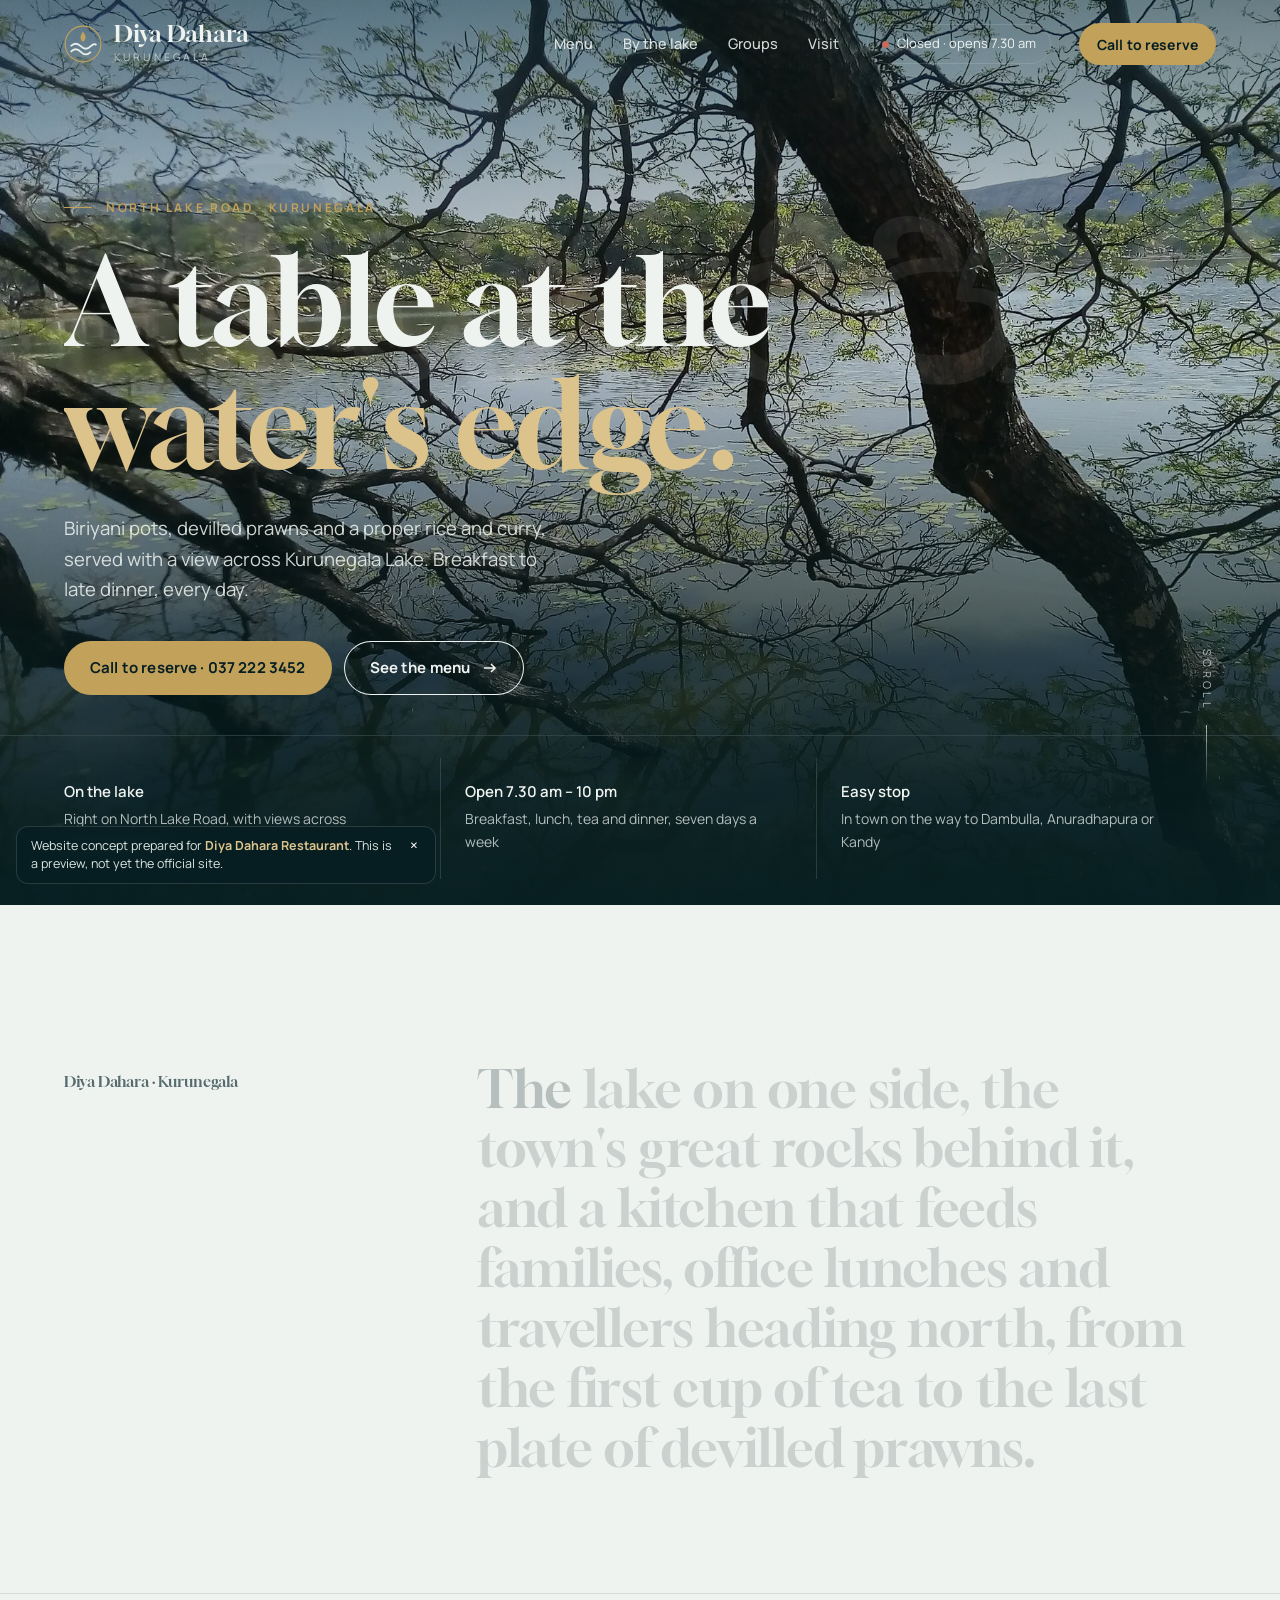
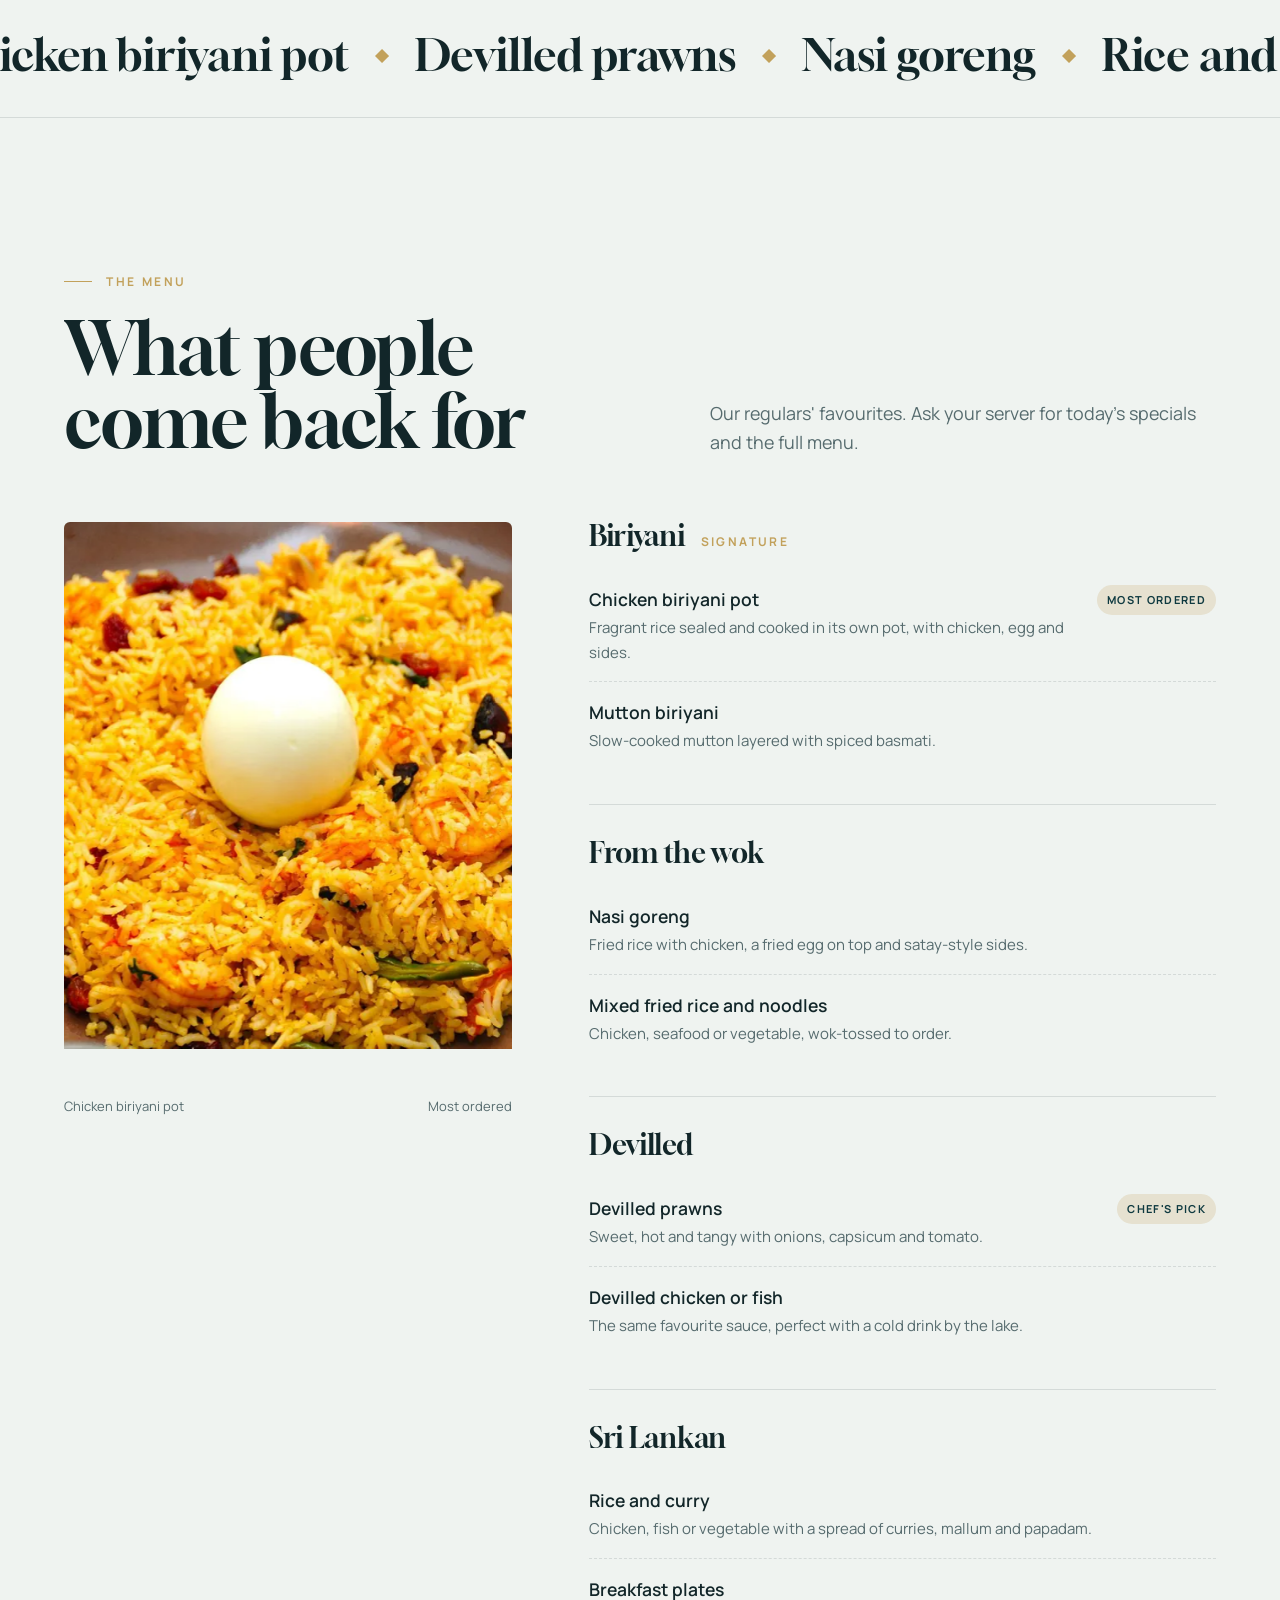
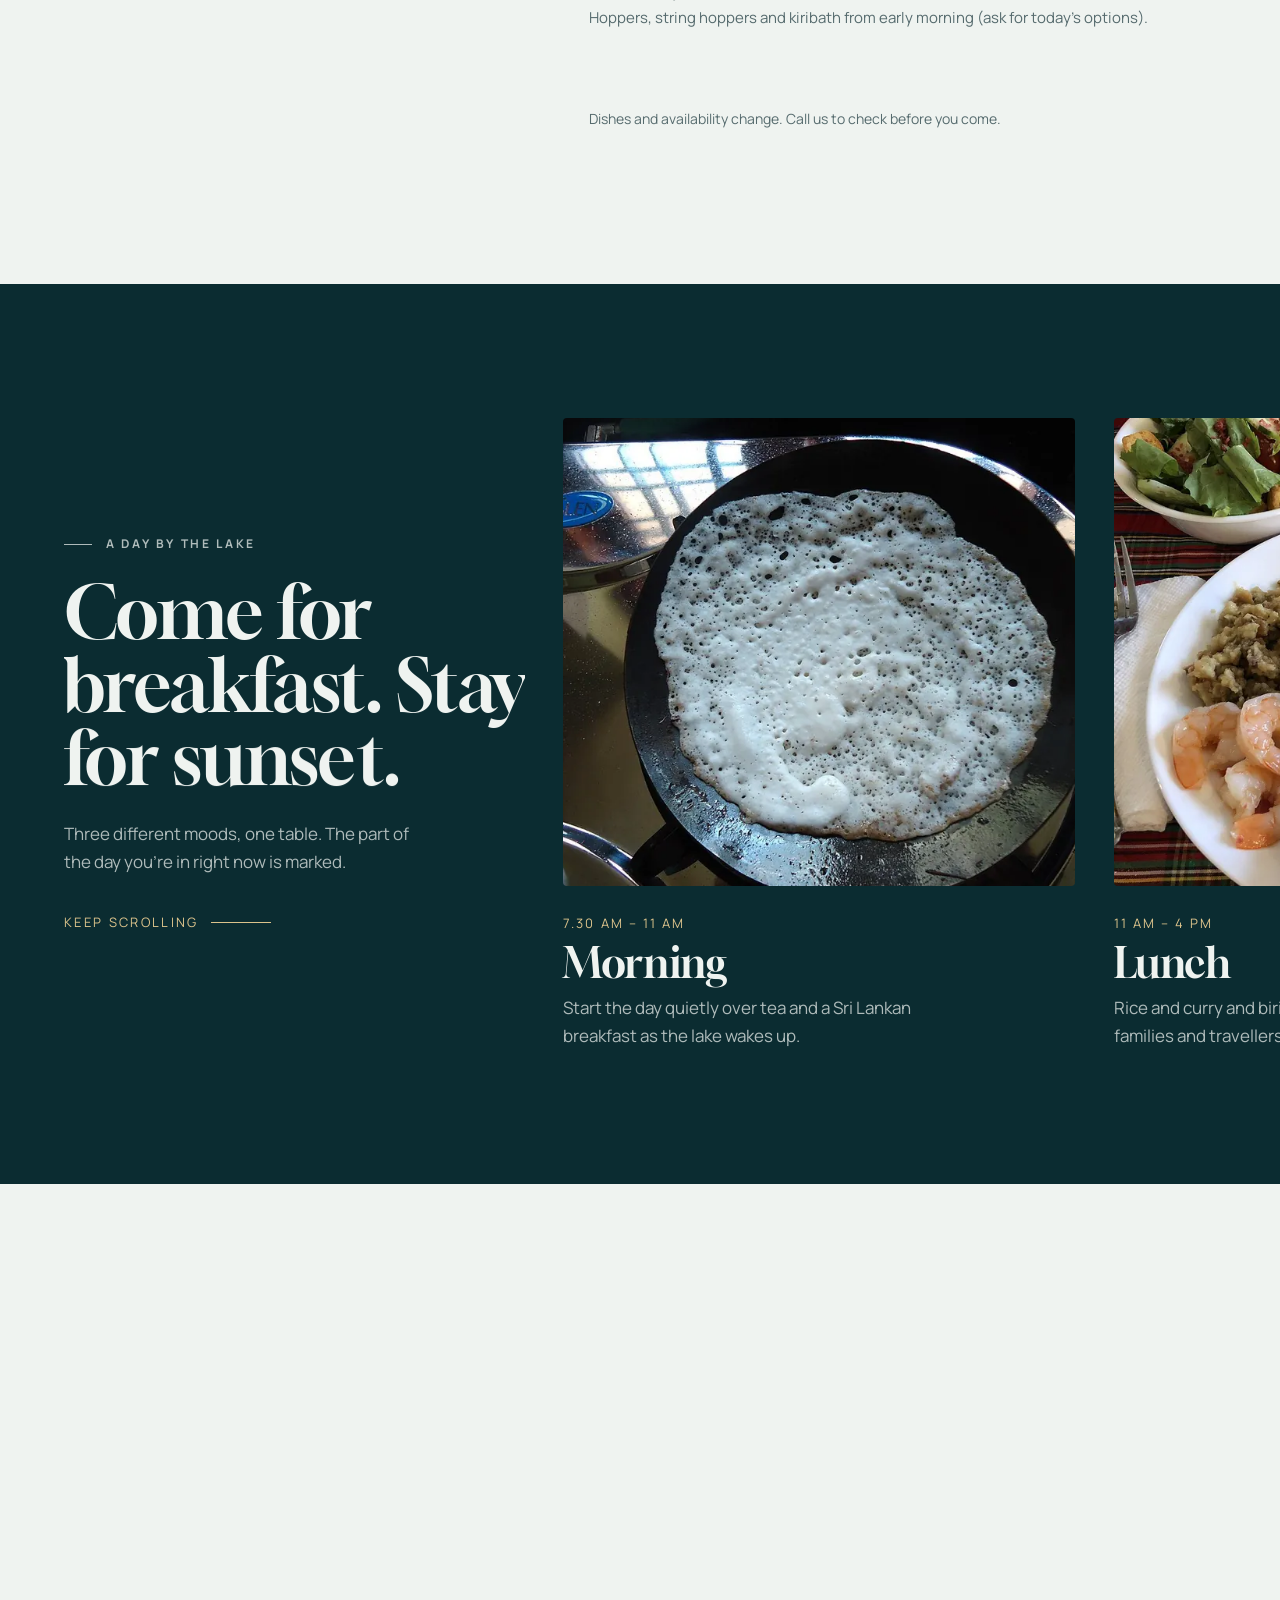
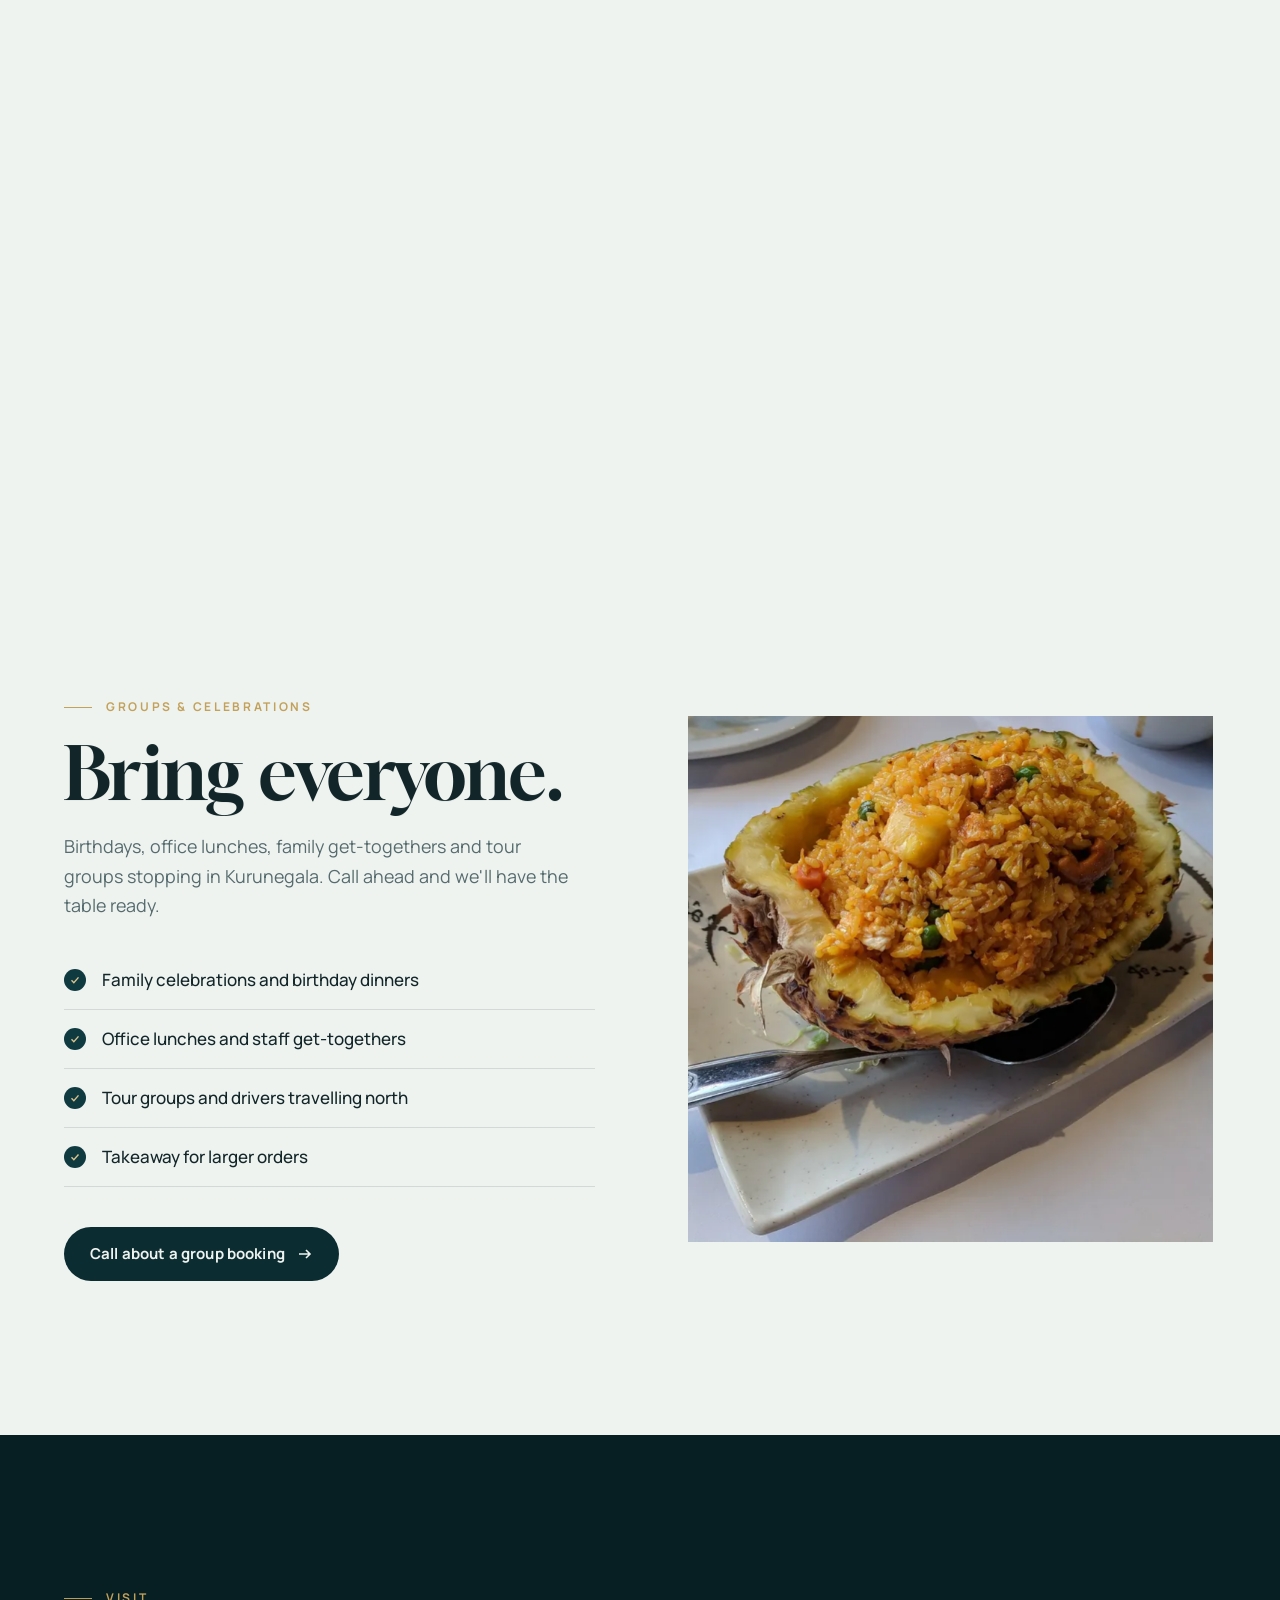
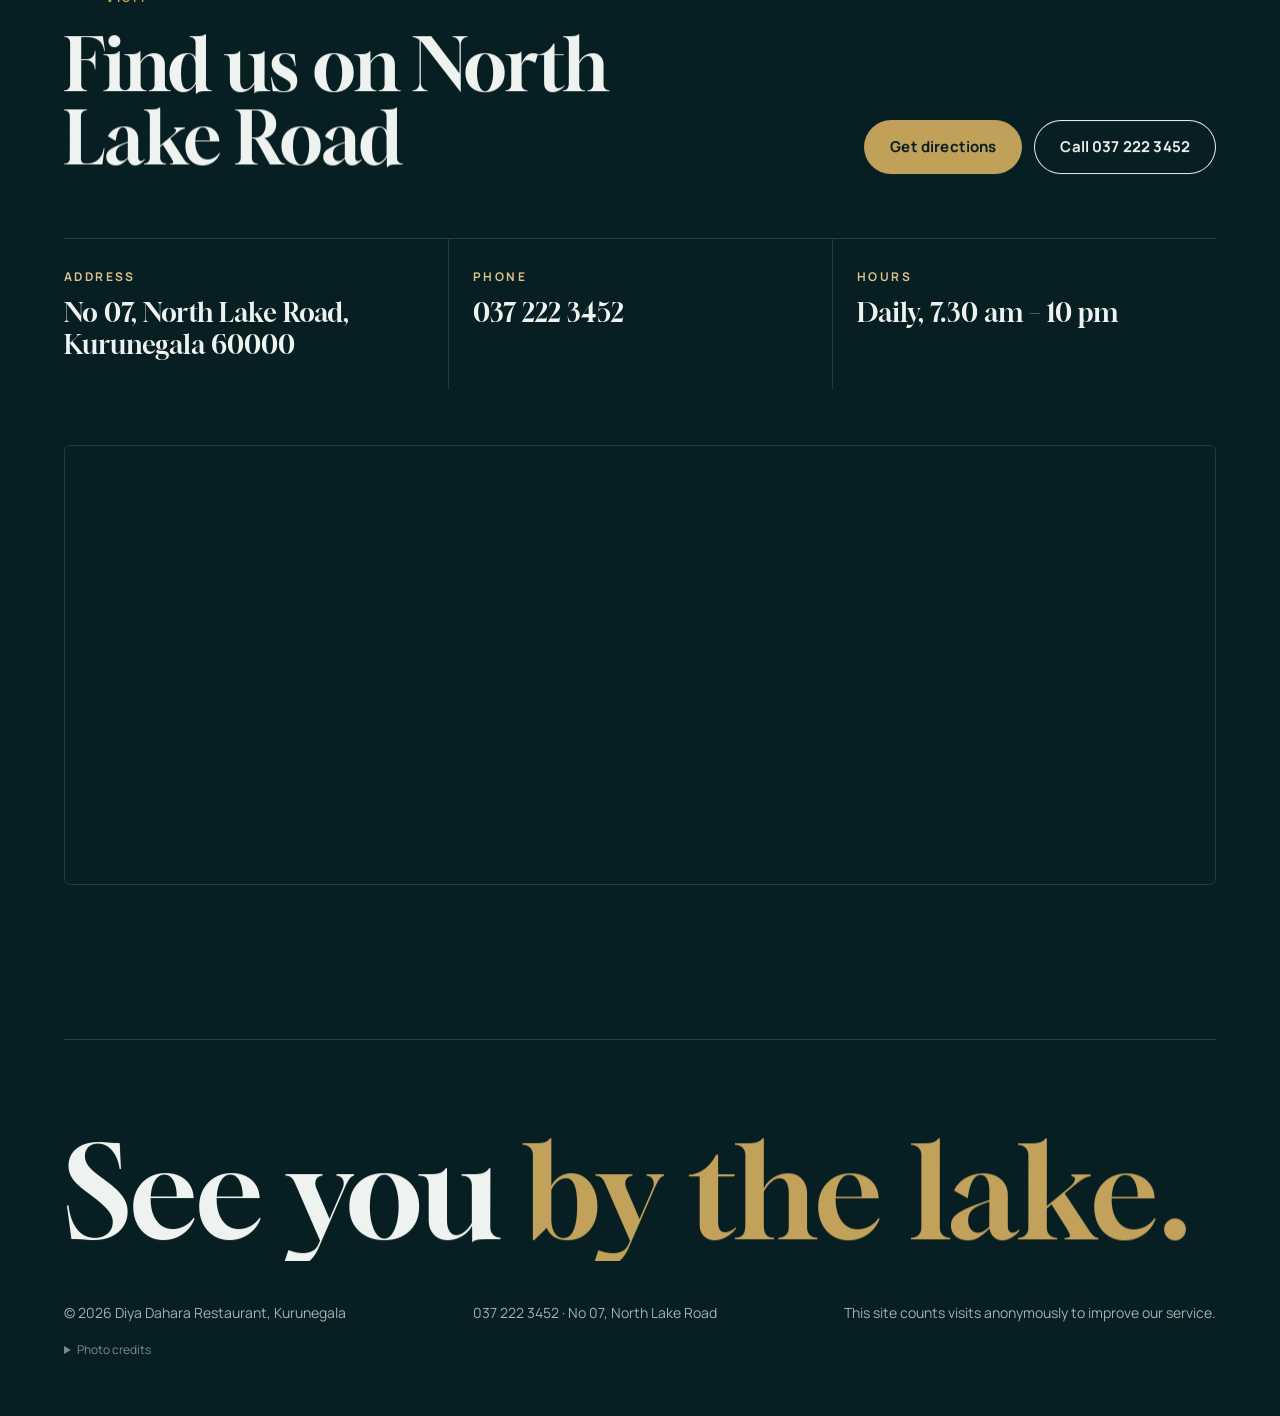
<file: diya-dahara/index.html>
<!doctype html>
<html lang="en">
<head>
<meta charset="utf-8">
<meta name="viewport" content="width=device-width, initial-scale=1">
<title>Diya Dahara Restaurant Kurunegala | Lakeside Dining on North Lake Road</title>
<meta name="description" content="Lakeside restaurant on Kurunegala Lake. Chicken biriyani pots, devilled prawns, nasi goreng and Sri Lankan rice and curry. Open daily from 7.30 am. Call 037 222 3452.">
<link rel="canonical" href="https://jali-rk.github.io/previews/diya-dahara/">
<meta name="robots" content="noindex,nofollow">
<meta name="theme-color" content="#0F3A40">
<meta name="geo.region" content="LK-61">
<meta name="geo.placename" content="Kurunegala">
<meta property="og:type" content="website">
<meta property="og:site_name" content="Diya Dahara Restaurant">
<meta property="og:url" content="https://jali-rk.github.io/previews/diya-dahara/">
<meta property="og:title" content="Diya Dahara | Lakeside dining in Kurunegala">
<meta property="og:description" content="Biriyani pots, devilled seafood and rice and curry beside Kurunegala Lake.">
<meta property="og:image" content="https://jali-rk.github.io/previews/diya-dahara/images/og.jpg">
<meta property="og:locale" content="en_LK">
<meta name="twitter:card" content="summary_large_image">
<link rel="icon" href="favicon.svg" type="image/svg+xml">
<script type="application/ld+json">
{
  "@context":"https://schema.org",
  "@type":"Restaurant",
  "name":"Diya Dahara Restaurant",
  "description":"Lakeside restaurant on North Lake Road, Kurunegala, serving biriyani, Chinese-style dishes, devilled seafood and Sri Lankan rice and curry.",
  "url":"https://jali-rk.github.io/previews/diya-dahara/",
  "image":"https://jali-rk.github.io/previews/diya-dahara/images/og.jpg",
  "telephone":"+94372223452",
  "address":{"@type":"PostalAddress","streetAddress":"No 07, North Lake Road","addressLocality":"Kurunegala","postalCode":"60000","addressRegion":"North Western Province","addressCountry":"LK"},
  "servesCuisine":["Sri Lankan","Chinese","Seafood","Biryani"],
  "openingHoursSpecification":[{"@type":"OpeningHoursSpecification","dayOfWeek":["Monday","Tuesday","Wednesday","Thursday","Friday","Saturday","Sunday"],"opens":"07:30","closes":"22:00"}],
  "acceptsReservations":"True",
  "hasMenu":"https://jali-rk.github.io/previews/diya-dahara/#menu"
}
</script>
<script>window.SITE_ANALYTICS={ga4:"G-XXXXXXXXXX",umami:{id:"",src:"https://cloud.umami.is/script.js"},cfBeacon:""};</script>
<script src="assets/analytics.js" defer></script>
<script>document.documentElement.classList.add("m");window.MQ=[];window.onMotion=function(f){MQ.push(f)};setTimeout(function(){if(!window.MOTION_READY)document.documentElement.classList.add("m-off")},4000)</script>
<link rel="stylesheet" href="assets/motion.css">
<script src="assets/vendor/gsap.min.js" defer></script>
<script src="assets/vendor/ScrollTrigger.min.js" defer></script>
<script src="assets/vendor/SplitText.min.js" defer></script>
<script src="assets/vendor/lenis.min.js" defer></script>
<script src="assets/motion.js" defer></script>
<link rel="preconnect" href="https://fonts.googleapis.com">
<link rel="preconnect" href="https://fonts.gstatic.com" crossorigin>
<link href="https://fonts.googleapis.com/css2?family=Gloock&family=Manrope:wght@400;500;600;700&family=Noto+Serif+Sinhala:wght@500&display=swap" rel="stylesheet">
<style>
:root{
  --lake-950:#071F22; --lake-900:#0B2C31; --lake-800:#0F3A40; --lake-600:#2D6167;
  --mist:#EFF3F0; --mist-2:#E1E9E5; --brass:#C2A15B; --brass-2:#DCC38C;
  --ink:#122629; --muted:#566B6E; --line:rgba(18,38,41,.12); --line-d:rgba(232,238,234,.14);
  --display:"Gloock",Georgia,serif; --body:"Manrope",system-ui,sans-serif;
  --wrap:min(1240px,90vw); --ease:cubic-bezier(.2,.7,.2,1);
}
*{box-sizing:border-box;margin:0;padding:0}
html{-webkit-text-size-adjust:100%}
body{font-family:var(--body);color:var(--ink);background:var(--mist);font-size:17px;line-height:1.65;-webkit-font-smoothing:antialiased;overflow-x:clip}
img{max-width:100%;display:block}
a{color:inherit;text-decoration:none}
button{font:inherit;color:inherit;background:none;border:0;cursor:pointer}
:focus-visible{outline:2px solid var(--brass);outline-offset:3px;border-radius:4px}
.wrap{width:var(--wrap);margin-inline:auto}
.eyebrow{font-size:12px;font-weight:700;letter-spacing:.22em;text-transform:uppercase;color:var(--brass);display:flex;align-items:center;gap:14px}
.eyebrow::before{content:"";width:28px;height:1px;background:currentColor}
h1,h2,h3{font-family:var(--display);font-weight:400;line-height:1.02;letter-spacing:-.01em}
h2{font-size:clamp(40px,5.6vw,82px)}
h3{font-size:clamp(24px,2.2vw,30px)}
.lede{font-size:clamp(17px,1.4vw,19px);color:var(--muted);max-width:46ch}
section{position:relative}
.pad{padding:clamp(96px,12vw,168px) 0}

/* buttons */
.btn{display:inline-flex;align-items:center;gap:12px;height:54px;padding:0 26px;border-radius:999px;background:var(--brass);color:var(--lake-950);font-weight:700;font-size:15px;letter-spacing:.01em;transition:background .3s,color .3s,box-shadow .3s;position:relative}
.btn:hover{background:var(--brass-2);box-shadow:0 10px 30px -10px rgba(194,161,91,.7)}
.btn svg{width:16px;height:16px;transition:transform .35s var(--ease)}
.btn:hover svg{transform:translateX(4px)}
.btn.ghost{background:transparent;color:inherit;box-shadow:inset 0 0 0 1px currentColor}
.btn.ghost:hover{background:rgba(255,255,255,.08)}
.btn.dark{background:var(--lake-900);color:var(--mist)}
.btn.dark:hover{background:var(--lake-800)}
.btn-sm{height:42px;padding:0 18px;font-size:14px}

/* concept ribbon */
.concept{position:fixed;left:16px;bottom:16px;z-index:150;max-width:min(420px,calc(100vw - 120px));background:rgba(7,31,34,.92);backdrop-filter:blur(8px);color:#DDE6E2;font-size:12.5px;line-height:1.45;padding:10px 38px 10px 14px;border-radius:12px;border:1px solid var(--line-d)}
.concept strong{color:var(--brass-2)}
.concept button{position:absolute;right:8px;top:6px;width:26px;height:26px;border-radius:50%;color:#fff;font-size:16px}
.progress{background:var(--brass)}

/* header */
.hdr{position:fixed;inset:0 0 auto;z-index:100;color:var(--mist);padding:22px 0}
.hdr.is-scrolled{background:rgba(7,31,34,.86);backdrop-filter:blur(14px) saturate(1.3);padding:12px 0;box-shadow:0 1px 0 var(--line-d)}
.hdr-in{width:var(--wrap);margin-inline:auto;display:flex;align-items:center;gap:28px}
.brand{display:flex;align-items:center;gap:12px;margin-right:auto}
.brand b{font-family:var(--display);font-weight:400;font-size:23px;display:block;line-height:1}
.brand small{display:block;font-size:10.5px;letter-spacing:.3em;text-transform:uppercase;opacity:.7;margin-top:4px}
.nav{display:flex;gap:30px;font-size:14.5px;font-weight:500}
.nav a{position:relative;padding:6px 0;opacity:.88}
.nav a::after{content:"";position:absolute;left:0;right:0;bottom:0;height:1px;background:var(--brass);transform:scaleX(0);transform-origin:right;transition:transform .45s var(--ease)}
.nav a:hover{opacity:1}.nav a:hover::after{transform:scaleX(1);transform-origin:left}
.status{display:inline-flex;align-items:center;gap:8px;font-size:13px;padding:8px 14px;border-radius:999px;border:1px solid var(--line-d);white-space:nowrap}
.status i{width:7px;height:7px;border-radius:50%;background:#C76B5A}
.status.open i{background:#7FD3A6;box-shadow:0 0 0 0 rgba(127,211,166,.6);animation:pulse 2.2s infinite}
@keyframes pulse{70%{box-shadow:0 0 0 9px rgba(127,211,166,0)}100%{box-shadow:0 0 0 0 rgba(127,211,166,0)}}
.burger{display:none;width:46px;height:46px;border-radius:50%;border:1px solid var(--line-d);position:relative}
.burger span{position:absolute;left:14px;right:14px;height:1.5px;background:currentColor;transition:transform .4s var(--ease),top .4s var(--ease)}
.burger span:first-child{top:18px}.burger span:last-child{top:26px}
.menu-open .burger span:first-child{top:22px;transform:rotate(45deg)}
.menu-open .burger span:last-child{top:22px;transform:rotate(-45deg)}
.menu-panel{position:fixed;inset:0;z-index:90;background:var(--lake-950);color:var(--mist);padding:120px 7vw 48px;display:flex;flex-direction:column;gap:8px;visibility:hidden;opacity:0;transition:opacity .4s,visibility .4s}
.menu-open .menu-panel{visibility:visible;opacity:1}
.menu-panel a{font-family:var(--display);font-size:clamp(40px,11vw,64px);line-height:1.15}
.menu-panel .btn{font-family:var(--body);font-size:15px;margin-top:28px;align-self:flex-start}
.menu-panel p{margin-top:auto;font-size:14px;opacity:.7}

/* hero */
.hero{min-height:100svh;color:var(--mist);display:grid;align-items:end;overflow:hidden;background:var(--lake-950)}
.hero-media{position:absolute;inset:0}
.hero-media img{width:100%;height:100%;object-fit:cover;transform-origin:50% 60%}
.hero-media::after{content:"";position:absolute;inset:0;background:linear-gradient(180deg,rgba(7,31,34,.55) 0%,rgba(7,31,34,.12) 35%,rgba(7,31,34,.55) 70%,rgba(7,31,34,.92) 100%)}
.ripples{position:absolute;right:16%;bottom:24%;width:2px;height:2px;pointer-events:none}
.ripples span{position:absolute;left:50%;top:50%;width:420px;height:110px;margin:-55px 0 0 -210px;border:1px solid rgba(232,238,234,.5);border-radius:50%;opacity:0;animation:ripple 7.5s linear infinite}
.ripples span:nth-child(2){animation-delay:2.5s}.ripples span:nth-child(3){animation-delay:5s}
@keyframes ripple{0%{transform:scale(.08);opacity:0}12%{opacity:.75}100%{transform:scale(1.25);opacity:0}}
.watermark{position:absolute;right:-2vw;top:16vh;font-family:"Noto Serif Sinhala",serif;font-size:clamp(120px,22vw,340px);line-height:1;color:rgba(232,238,234,.07);white-space:nowrap;pointer-events:none}
.hero-copy{position:relative;width:var(--wrap);margin-inline:auto;padding:22vh 0 40px}
.hero h1{font-size:clamp(56px,9.4vw,150px);max-width:11ch;margin:22px 0 28px}
.hero h1 em{font-style:normal;color:var(--brass-2)}
.hero-sub{font-size:clamp(17px,1.45vw,20px);max-width:44ch;color:rgba(239,243,240,.86)}
.hero .cta{display:flex;flex-wrap:wrap;gap:12px;margin-top:36px}
.hero-bar{position:relative;border-top:1px solid var(--line-d);background:linear-gradient(180deg,rgba(7,31,34,0),rgba(7,31,34,.6))}
.hero-bar .wrap{display:grid;grid-template-columns:repeat(3,1fr)}
.hero-bar div{padding:22px 24px 26px 0;font-size:14px;color:rgba(239,243,240,.74)}
.hero-bar div+div{padding-left:24px;border-left:1px solid var(--line-d)}
.hero-bar b{display:block;font-weight:600;color:var(--mist);font-size:15px;margin-bottom:2px}
.scroll-cue{position:absolute;right:5vw;bottom:120px;writing-mode:vertical-rl;font-size:11px;letter-spacing:.3em;text-transform:uppercase;opacity:.7;display:flex;align-items:center;gap:14px}
.scroll-cue::after{content:"";width:1px;height:60px;background:linear-gradient(var(--mist),transparent);animation:cue 2.4s var(--ease) infinite}
@keyframes cue{0%{transform:scaleY(0);transform-origin:top}50%{transform:scaleY(1);transform-origin:top}51%{transform-origin:bottom}100%{transform:scaleY(0);transform-origin:bottom}}

/* statement + marquee */
.statement p{font-family:var(--display);font-size:clamp(30px,4.1vw,58px);line-height:1.14;max-width:22ch;letter-spacing:-.005em}
.statement .row{display:grid;grid-template-columns:1fr 2.2fr;gap:6vw;align-items:start}
.statement .side{font-size:15px;color:var(--muted);max-width:30ch;padding-top:14px}
.marquee{border-block:1px solid var(--line);padding:26px 0;margin-top:clamp(80px,9vw,130px)}
.marquee .marquee-track span{font-family:var(--display);font-size:clamp(28px,3.4vw,46px);padding:0 28px;white-space:nowrap}
.marquee .marquee-track i{width:10px;height:10px;transform:rotate(45deg);background:var(--brass);display:inline-block;flex:none}

/* menu */
.menu{background:var(--mist)}
.menu-head{display:flex;justify-content:space-between;align-items:end;gap:40px;margin-bottom:64px;flex-wrap:wrap}
.menu-head h2{max-width:12ch;margin-top:20px}
.menu-grid{display:grid;grid-template-columns:5fr 7fr;gap:clamp(40px,6vw,96px);align-items:start}
.menu-photo{position:sticky;top:110px}
.frame{overflow:hidden;border-radius:6px;position:relative}
.frame img{width:100%;height:100%;object-fit:cover}
.menu-photo .frame{aspect-ratio:4/5}
.menu-photo figcaption{display:flex;justify-content:space-between;font-size:13px;color:var(--muted);margin-top:14px}
.cat{padding:34px 0;border-top:1px solid var(--line)}
.cat:first-child{padding-top:0;border-top:0}
.cat h3{display:flex;align-items:baseline;gap:16px;margin-bottom:18px}
.cat h3 small{font-family:var(--body);font-size:12px;letter-spacing:.2em;text-transform:uppercase;color:var(--brass);font-weight:700}
.dish{display:grid;grid-template-columns:1fr auto;gap:20px;padding:16px 0;border-bottom:1px dashed var(--line);transition:padding .4s var(--ease)}
.dish:last-child{border-bottom:0}
.dish:hover{padding-left:10px}
.dish b{font-weight:600;font-size:17.5px}
.dish p{color:var(--muted);font-size:15px;margin-top:2px}
.tag{align-self:start;font-size:11px;font-weight:700;letter-spacing:.12em;text-transform:uppercase;color:var(--lake-800);background:rgba(194,161,91,.22);padding:6px 10px;border-radius:999px;white-space:nowrap}
.note{font-size:14px;color:var(--muted);margin-top:26px}

/* day (pinned horizontal on desktop) */
.day{background:var(--lake-900);color:var(--mist);overflow:hidden}
.hs-track{display:flex;gap:3vw;padding:0 5vw;height:100svh;align-items:center;width:max-content}
.day-intro{width:min(520px,36vw);flex:none}
.day-intro h2{margin:22px 0 24px}
.day-intro p{color:rgba(239,243,240,.72);max-width:36ch}
.day-intro .hint{margin-top:36px;font-size:13px;letter-spacing:.18em;text-transform:uppercase;color:var(--brass-2);display:flex;gap:12px;align-items:center}
.day-intro .hint::after{content:"";width:60px;height:1px;background:currentColor}
.slot{flex:none;width:min(560px,40vw);display:flex;flex-direction:column;gap:22px}
.slot .frame{height:52vh;border-radius:4px}
.slot time{font-size:13px;letter-spacing:.16em;text-transform:uppercase;color:var(--brass-2)}
.slot h3{font-size:clamp(34px,3.2vw,48px);margin:6px 0 10px;display:flex;align-items:center;gap:16px}
.slot p{color:rgba(239,243,240,.72);max-width:40ch}
.now-label{display:none;font-family:var(--body);font-size:11px;font-weight:700;letter-spacing:.14em;text-transform:uppercase;background:#7FD3A6;color:var(--lake-950);padding:5px 10px;border-radius:999px}
.slot.now .now-label{display:inline-block}
.slot.now .frame{box-shadow:0 0 0 1px var(--brass-2),0 30px 60px -20px rgba(0,0,0,.6)}

/* groups */
.groups .grid{display:grid;grid-template-columns:1fr 1fr;gap:clamp(40px,7vw,120px);align-items:center}
.groups .frame{aspect-ratio:1/1.05}
.groups h2{margin:20px 0 22px}
.checks{list-style:none;margin:30px 0 40px;display:grid;gap:0}
.checks li{display:flex;gap:16px;align-items:center;padding:15px 0;border-bottom:1px solid var(--line);font-weight:500}
.checks li::before{content:"";width:22px;height:22px;flex:none;border-radius:50%;background:var(--lake-800) url("data:image/svg+xml,%3Csvg xmlns='http://www.w3.org/2000/svg' viewBox='0 0 24 24'%3E%3Cpath d='M6 12.5l4 4 8-9' fill='none' stroke='%23DCC38C' stroke-width='2.4'/%3E%3C/svg%3E") center/14px no-repeat}

/* visit */
.visit{background:var(--lake-950);color:var(--mist)}
.visit-top{display:grid;grid-template-columns:1.1fr 1fr;gap:6vw;align-items:end;margin-bottom:64px}
.visit h2{margin-top:20px}
.visit dl{display:grid;grid-template-columns:repeat(3,1fr);border-top:1px solid var(--line-d)}
.visit dl div{padding:28px 24px 28px 0}
.visit dl div+div{padding-left:24px;border-left:1px solid var(--line-d)}
.visit dt{font-size:12px;letter-spacing:.2em;text-transform:uppercase;color:var(--brass-2);margin-bottom:10px;font-weight:700}
.visit dd{font-family:var(--display);font-size:clamp(22px,2vw,28px);line-height:1.25}
.visit .cta{display:flex;gap:12px;flex-wrap:wrap;justify-content:flex-end}
.map{margin-top:56px;border-radius:6px;overflow:hidden;height:440px;border:1px solid var(--line-d)}
.map iframe{width:100%;height:100%;border:0;filter:grayscale(.35) contrast(1.05)}

footer{background:var(--lake-950);color:rgba(239,243,240,.68);font-size:14px;padding:0 0 56px}
footer .big{font-family:var(--display);color:var(--mist);font-size:clamp(48px,10vw,160px);line-height:.95;padding:90px 0 50px;border-top:1px solid var(--line-d)}
footer .big em{font-style:normal;color:var(--brass)}
footer .row{display:flex;flex-wrap:wrap;gap:16px 40px;justify-content:space-between}
footer a:hover{color:var(--brass-2)}
.photo-credits a{text-decoration:underline}

.call-float{display:none}

@media (max-width:959px){
  .nav,.hdr .btn-sm{display:none}
  .burger{display:block}
  .hdr-in{gap:12px}
  .status{font-size:12px;padding:7px 11px}
  .hero-bar .wrap,.visit dl{grid-template-columns:1fr}
  .hero-bar div,.visit dl div{padding:14px 0!important;border-left:0!important}
  .hero-bar div+div,.visit dl div+div{border-top:1px solid var(--line-d)}
  .scroll-cue{display:none}
  .hero-media::after{background:linear-gradient(180deg,rgba(7,31,34,.7) 0%,rgba(7,31,34,.5) 40%,rgba(7,31,34,.94) 100%)}
  .hero-sub{text-shadow:0 1px 12px rgba(0,0,0,.5)}
  .concept{font-size:11.5px;max-width:calc(100vw - 132px)}
  .statement .row,.menu-grid,.groups .grid,.visit-top{grid-template-columns:1fr}
  .menu-photo{position:relative;top:0}
  .menu-photo .frame{aspect-ratio:4/3}
  .hs-track{display:grid;width:auto;height:auto;padding:110px 5vw;gap:64px}
  .day-intro,.slot{width:auto}
  .slot .frame{height:auto;aspect-ratio:3/2}
  .visit .cta{justify-content:flex-start}
  .map{height:320px}
  .call-float{display:flex;position:fixed;right:16px;bottom:16px;z-index:140;height:54px;padding:0 20px;align-items:center;gap:8px;border-radius:999px;background:var(--brass);color:var(--lake-950);font-weight:700;box-shadow:0 12px 30px -10px rgba(0,0,0,.5)}
}
@media (max-width:520px){ .status span{display:none} .status{padding:10px} .brand small{display:none} }
@media (prefers-reduced-motion:reduce){ .ripples,.scroll-cue::after,.status.open i{animation:none} .ripples{display:none} }
</style>
</head>
<body>
<div class="concept">Website concept prepared for <strong>Diya Dahara Restaurant</strong>. This is a preview, not yet the official site. <button aria-label="Hide notice" onclick="this.parentElement.remove()">×</button></div>
<div class="progress" data-progress></div>

<header class="hdr" data-header>
  <div class="hdr-in">
    <a class="brand" href="#top" aria-label="Diya Dahara, back to top">
      <svg width="38" height="38" viewBox="0 0 34 34" aria-hidden="true"><circle cx="17" cy="17" r="16" fill="none" stroke="#C2A15B"/><path d="M6 19c3-3 6-3 9 0s6 3 9 0 4-2 5-1M6 24c3-3 6-3 9 0s6 3 9 0" fill="none" stroke="#E8EEEA" stroke-width="1.6"/><path d="M17 6c3 4 3 7 0 9-3-2-3-5 0-9z" fill="#C2A15B"/></svg>
      <span><b>Diya Dahara</b><small>Kurunegala</small></span>
    </a>
    <nav class="nav" aria-label="Main">
      <a href="#menu">Menu</a><a href="#day">By the lake</a><a href="#groups">Groups</a><a href="#visit">Visit</a>
    </nav>
    <span class="status" id="status"><i></i><span>Hours: 7.30 am – 10 pm</span></span>
    <a class="btn btn-sm" href="tel:+94372223452">Call to reserve</a>
    <button class="burger" data-menu-toggle aria-expanded="false" aria-controls="menu-panel" aria-label="Open menu"><span></span><span></span></button>
  </div>
</header>
<nav class="menu-panel" id="menu-panel" data-menu aria-label="Mobile">
  <a href="#menu">Menu</a><a href="#day">By the lake</a><a href="#groups">Groups</a><a href="#visit">Visit</a>
  <a class="btn" href="tel:+94372223452">Call 037 222 3452</a>
  <p data-menu-item>No 07, North Lake Road, Kurunegala · Daily 7.30 am – 10 pm</p>
</nav>

<main id="top">
  <section class="hero">
    <div class="hero-media"><img src="images/hero.webp" alt="Kurunegala Lake with the rocks behind it" width="1600" height="1000" fetchpriority="high" data-reveal="zoom"></div>
    <div class="ripples" aria-hidden="true"><span></span><span></span><span></span></div>
    <div class="watermark" aria-hidden="true" lang="si">දිය දහර</div>
    <div class="hero-copy">
      <p class="eyebrow" data-reveal="up" data-delay=".3">North Lake Road · Kurunegala</p>
      <h1 data-split="lines" data-delay=".45">A table at the <em>water's edge.</em></h1>
      <p class="hero-sub" data-reveal="up" data-delay=".9">Biriyani pots, devilled prawns and a proper rice and curry, served with a view across Kurunegala Lake. Breakfast to late dinner, every day.</p>
      <div class="cta" data-reveal="up" data-delay="1.05">
        <a class="btn" href="tel:+94372223452" data-magnetic>Call to reserve · 037 222 3452</a>
        <a class="btn ghost" href="#menu">See the menu <svg viewBox="0 0 16 16" aria-hidden="true"><path d="M2 8h11M9 4l4 4-4 4" fill="none" stroke="currentColor" stroke-width="1.6"/></svg></a>
      </div>
    </div>
    <div class="hero-bar" data-reveal="fade" data-delay="1.3">
      <div class="wrap">
        <div><b>On the lake</b>Right on North Lake Road, with views across Kurunegala Lake</div>
        <div><b>Open 7.30 am – 10 pm</b>Breakfast, lunch, tea and dinner, seven days a week</div>
        <div><b>Easy stop</b>In town on the way to Dambulla, Anuradhapura or Kandy</div>
      </div>
    </div>
    <span class="scroll-cue" aria-hidden="true">Scroll</span>
  </section>

  <section class="statement pad">
    <div class="wrap row">
      <p class="side" data-reveal="up">Diya Dahara · Kurunegala</p>
      <p data-scrub>The lake on one side, the town's great rocks behind it, and a kitchen that feeds families, office lunches and travellers heading north, from the first cup of tea to the last plate of devilled prawns.</p>
    </div>
    <div class="marquee" data-marquee data-speed="55" aria-hidden="true">
      <div class="marquee-track"><span>Chicken biriyani pot</span><i></i><span>Devilled prawns</span><i></i><span>Nasi goreng</span><i></i><span>Rice and curry</span><i></i><span>Mutton biriyani</span><i></i><span>Hoppers &amp; kiribath</span><i></i></div>
    </div>
  </section>

  <section class="menu pad" id="menu" style="padding-top:0">
    <div class="wrap">
      <div class="menu-head">
        <div><p class="eyebrow" data-reveal="up">The menu</p><h2 data-split="lines">What people come back for</h2></div>
        <p class="lede" data-reveal="up" data-delay=".15">Our regulars' favourites. Ask your server for today's specials and the full menu.</p>
      </div>
      <div class="menu-grid">
        <figure class="menu-photo">
          <div class="frame" data-reveal="image"><img src="images/m1.webp" alt="Chicken biriyani served in a pot" loading="lazy" width="900" height="1125" data-parallax="6"></div>
          <figcaption><span>Chicken biriyani pot</span><span>Most ordered</span></figcaption>
        </figure>
        <div>
          <div class="cat"><h3 data-reveal="up">Biriyani <small>Signature</small></h3>
            <div data-reveal-group>
              <div class="dish"><div><b>Chicken biriyani pot</b><p>Fragrant rice sealed and cooked in its own pot, with chicken, egg and sides.</p></div><span class="tag">Most ordered</span></div>
              <div class="dish"><div><b>Mutton biriyani</b><p>Slow-cooked mutton layered with spiced basmati.</p></div></div>
            </div>
          </div>
          <div class="cat"><h3 data-reveal="up">From the wok</h3>
            <div data-reveal-group>
              <div class="dish"><div><b>Nasi goreng</b><p>Fried rice with chicken, a fried egg on top and satay-style sides.</p></div></div>
              <div class="dish"><div><b>Mixed fried rice and noodles</b><p>Chicken, seafood or vegetable, wok-tossed to order.</p></div></div>
            </div>
          </div>
          <div class="cat"><h3 data-reveal="up">Devilled</h3>
            <div data-reveal-group>
              <div class="dish"><div><b>Devilled prawns</b><p>Sweet, hot and tangy with onions, capsicum and tomato.</p></div><span class="tag">Chef's pick</span></div>
              <div class="dish"><div><b>Devilled chicken or fish</b><p>The same favourite sauce, perfect with a cold drink by the lake.</p></div></div>
            </div>
          </div>
          <div class="cat"><h3 data-reveal="up">Sri Lankan</h3>
            <div data-reveal-group>
              <div class="dish"><div><b>Rice and curry</b><p>Chicken, fish or vegetable with a spread of curries, mallum and papadam.</p></div></div>
              <div class="dish"><div><b>Breakfast plates</b><p>Hoppers, string hoppers and kiribath from early morning (ask for today's options).</p></div></div>
            </div>
          </div>
          <p class="note" data-reveal="fade">Dishes and availability change. Call us to check before you come.</p>
        </div>
      </div>
    </div>
  </section>

  <section class="day" id="day" data-hscroll>
    <div class="hs-track">
      <div class="day-intro">
        <p class="eyebrow" data-reveal="up">A day by the lake</p>
        <h2 data-split="lines">Come for breakfast. Stay for sunset.</h2>
        <p data-reveal="up" data-delay=".2">Three different moods, one table. The part of the day you're in right now is marked.</p>
        <p class="hint" aria-hidden="true">Keep scrolling</p>
      </div>
      <article class="slot" data-from="7.5" data-to="11">
        <div class="frame"><img src="images/d1.webp" alt="Sri Lankan breakfast" loading="lazy" width="900" height="600"></div>
        <div><time>7.30 am – 11 am</time><h3>Morning <span class="now-label">Now</span></h3><p>Start the day quietly over tea and a Sri Lankan breakfast as the lake wakes up.</p></div>
      </article>
      <article class="slot" data-from="11" data-to="16">
        <div class="frame"><img src="images/d2.webp" alt="Rice and curry lunch" loading="lazy" width="900" height="600"></div>
        <div><time>11 am – 4 pm</time><h3>Lunch <span class="now-label">Now</span></h3><p>Rice and curry and biriyani pots for office lunches, families and travellers passing through.</p></div>
      </article>
      <article class="slot" data-from="16" data-to="22">
        <div class="frame"><img src="images/d3.webp" alt="Evening by the lake" loading="lazy" width="900" height="600"></div>
        <div><time>4 pm – 10 pm</time><h3>Evening <span class="now-label">Now</span></h3><p>Devilled dishes, fried rice and the lights coming on across the water.</p></div>
      </article>
    </div>
  </section>

  <section class="groups pad" id="groups">
    <div class="wrap grid">
      <div>
        <p class="eyebrow" data-reveal="up">Groups &amp; celebrations</p>
        <h2 data-split="lines">Bring everyone.</h2>
        <p class="lede" data-reveal="up">Birthdays, office lunches, family get-togethers and tour groups stopping in Kurunegala. Call ahead and we'll have the table ready.</p>
        <ul class="checks" data-reveal-group>
          <li>Family celebrations and birthday dinners</li>
          <li>Office lunches and staff get-togethers</li>
          <li>Tour groups and drivers travelling north</li>
          <li>Takeaway for larger orders</li>
        </ul>
        <a class="btn dark" href="tel:+94372223452" data-track="group_enquiry" data-magnetic>Call about a group booking <svg viewBox="0 0 16 16" aria-hidden="true"><path d="M2 8h11M9 4l4 4-4 4" fill="none" stroke="currentColor" stroke-width="1.6"/></svg></a>
      </div>
      <div class="frame" data-reveal="image"><img src="images/g1.webp" alt="A shared table of Sri Lankan dishes" loading="lazy" width="900" height="900" data-parallax="5"></div>
    </div>
  </section>

  <section class="visit pad" id="visit">
    <div class="wrap">
      <div class="visit-top">
        <div><p class="eyebrow" data-reveal="up">Visit</p><h2 data-split="lines">Find us on North Lake Road</h2></div>
        <div class="cta" data-reveal="up">
          <a class="btn" href="https://www.google.com/maps/search/?api=1&query=Diya+Dahara+Restaurant+North+Lake+Road+Kurunegala" target="_blank" rel="noopener" data-magnetic>Get directions</a>
          <a class="btn ghost" href="tel:+94372223452">Call 037 222 3452</a>
        </div>
      </div>
      <dl data-reveal-group>
        <div><dt>Address</dt><dd>No 07, North Lake Road, Kurunegala 60000</dd></div>
        <div><dt>Phone</dt><dd><a href="tel:+94372223452">037 222 3452</a></dd></div>
        <div><dt>Hours</dt><dd>Daily, 7.30 am – 10 pm</dd></div>
      </dl>
      <div class="map" data-reveal="up"><iframe title="Map to Diya Dahara Restaurant" loading="lazy" referrerpolicy="no-referrer-when-downgrade" src="https://www.google.com/maps?q=Diya+Dahara+Restaurant,+North+Lake+Road,+Kurunegala&output=embed"></iframe></div>
    </div>
  </section>
</main>

<footer>
  <div class="wrap">
    <p class="big" data-split="lines">See you <em>by the lake.</em></p>
    <div class="row">
      <span>© <span id="yr"></span> Diya Dahara Restaurant, Kurunegala</span>
      <span><a href="tel:+94372223452">037 222 3452</a> · No 07, North Lake Road</span>
      <span>This site counts visits anonymously to improve our service.</span>
      <!--CREDITS--><details class="photo-credits" style="width:100%;font-size:12px;opacity:.75"><summary style="cursor:pointer">Photo credits</summary><ul style="list-style:none;margin-top:6px;line-height:1.6"><li><a href="https://commons.wikimedia.org/wiki/File:Kurunegala_lake_round_,_srilanka.jpg" target="_blank" rel="noopener">Kurunegala lake round , srilanka.jpg</a> by H.Haffee (CC BY-SA 4.0)</li><li><a href="https://commons.wikimedia.org/wiki/File:Shrimp_Biriyani.JPG" target="_blank" rel="noopener">Shrimp Biriyani.JPG</a> by Jyothis (CC BY-SA 3.0)</li><li><a href="https://commons.wikimedia.org/wiki/File:Appam_(hoppers)_from_Kerala,_India.jpg" target="_blank" rel="noopener">Appam (hoppers) from Kerala, India.jpg</a> by Ranjithsiji (CC BY-SA 3.0)</li><li><a href="https://commons.wikimedia.org/wiki/File:2019-11-28_14_46_15_A_single_serving_of_Thanksgiving_Dinner_in_the_Parkway_Village_section_of_Ewing_Township,_Mercer_County,_New_Jersey.jpg" target="_blank" rel="noopener">2019-11-28 14 46 15 A single serving of Thanksgiving Dinner in the Parkway Village section of Ewing Township, Mercer County, New Jersey.jpg</a> by Famartin (CC BY-SA 4.0)</li><li><a href="https://commons.wikimedia.org/wiki/File:3A614AA0-F-4940-8DC1-64C05E29BF82.jpg" target="_blank" rel="noopener">3A614AA0-F-4940-8DC1-64C05E29BF82.jpg</a> by Tora-9810 (CC BY-SA 4.0)</li><li><a href="https://commons.wikimedia.org/wiki/File:Pineapple_fried_rice_at_Banana_Leaf_in_Milpitas,_California.jpg" target="_blank" rel="noopener">Pineapple fried rice at Banana Leaf in Milpitas, California.jpg</a> by Grendelkhan (CC BY-SA 4.0)</li></ul></details><!--/CREDITS-->
    </div>
  </div>
</footer>
<a class="call-float" href="tel:+94372223452" aria-label="Call Diya Dahara">
  <svg width="18" height="18" viewBox="0 0 24 24" aria-hidden="true"><path d="M6.6 10.8a15 15 0 006.6 6.6l2.2-2.2a1 1 0 011-.25 11.4 11.4 0 003.6.6 1 1 0 011 1V20a1 1 0 01-1 1A17 17 0 013 4a1 1 0 011-1h3.5a1 1 0 011 1c0 1.25.2 2.45.6 3.6a1 1 0 01-.25 1z" fill="currentColor"/></svg>Call
</a>
<script>
document.getElementById("yr").textContent = new Date().getFullYear();
// "Open now" + highlight the current part of the day, in Sri Lanka time
const lk = new Date(new Date().toLocaleString("en-US",{timeZone:"Asia/Colombo"}));
const h = lk.getHours() + lk.getMinutes()/60;
const st = document.getElementById("status");
if(h >= 7.5 && h < 22){ st.classList.add("open"); st.querySelector("span").textContent = "Open now · until 10 pm"; }
else { st.querySelector("span").textContent = "Closed · opens 7.30 am"; }
document.querySelectorAll(".slot").forEach(s => { if(h >= +s.dataset.from && h < +s.dataset.to) s.classList.add("now"); });

onMotion(function (M) {
  if (M.reduced) return;
  var g = M.gsap;
  // hero: image drifts and copy lifts away as you scroll out
  var hs = { trigger: ".hero", start: "top top", end: "bottom top", scrub: true };
  g.to(".hero-media", { yPercent: 18, ease: "none", scrollTrigger: hs });
  g.to(".hero-copy", { yPercent: -22, opacity: 0, ease: "none", scrollTrigger: hs });
  g.to(".watermark", { xPercent: -14, ease: "none", scrollTrigger: hs });
  // day panels: images settle as they slide in (desktop pinned track)
  M.gsap.matchMedia().add("(min-width: 960px)", function () {
    g.utils.toArray(".slot .frame img").forEach(function (img) {
      g.fromTo(img, { scale: 1.25 }, { scale: 1, ease: "none", scrollTrigger: { trigger: ".day", start: "top top", end: "bottom+=1200 top", scrub: true } });
    });
  });
});
</script>
</body>
</html>
</file>
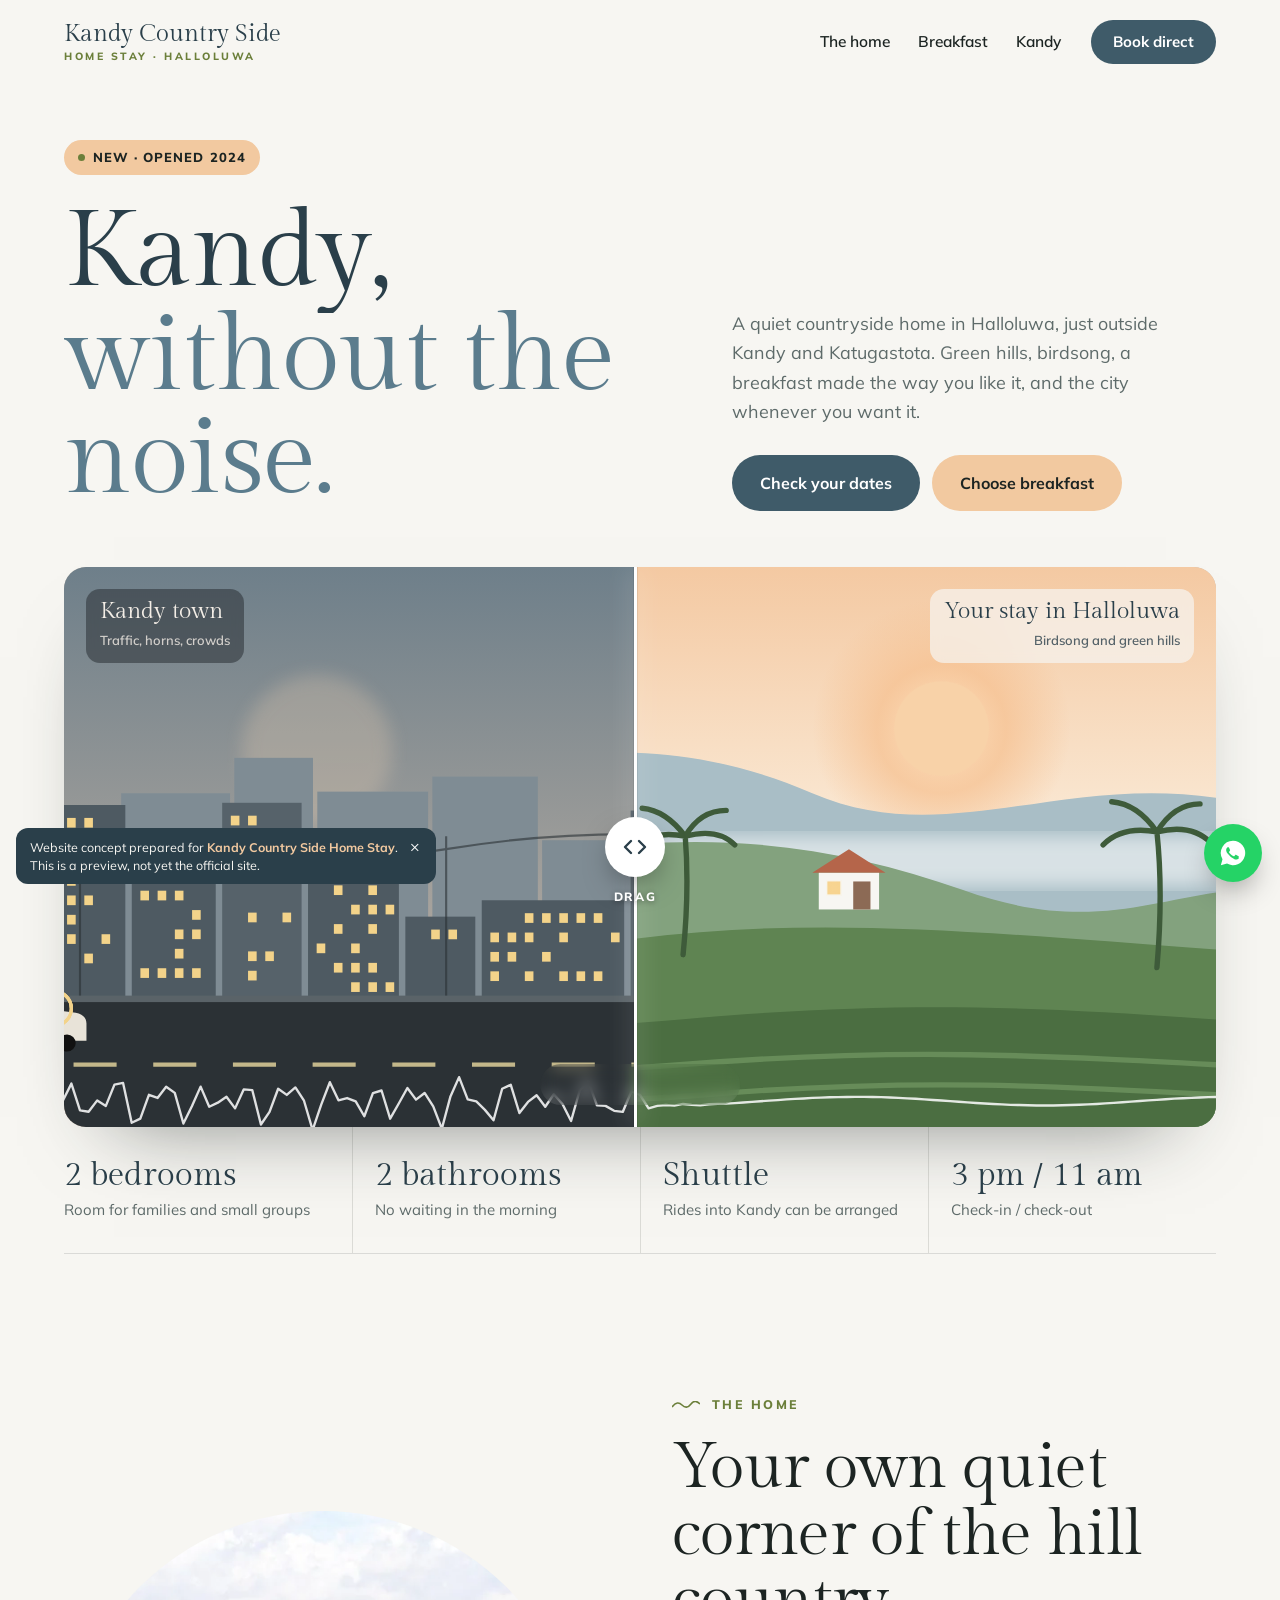
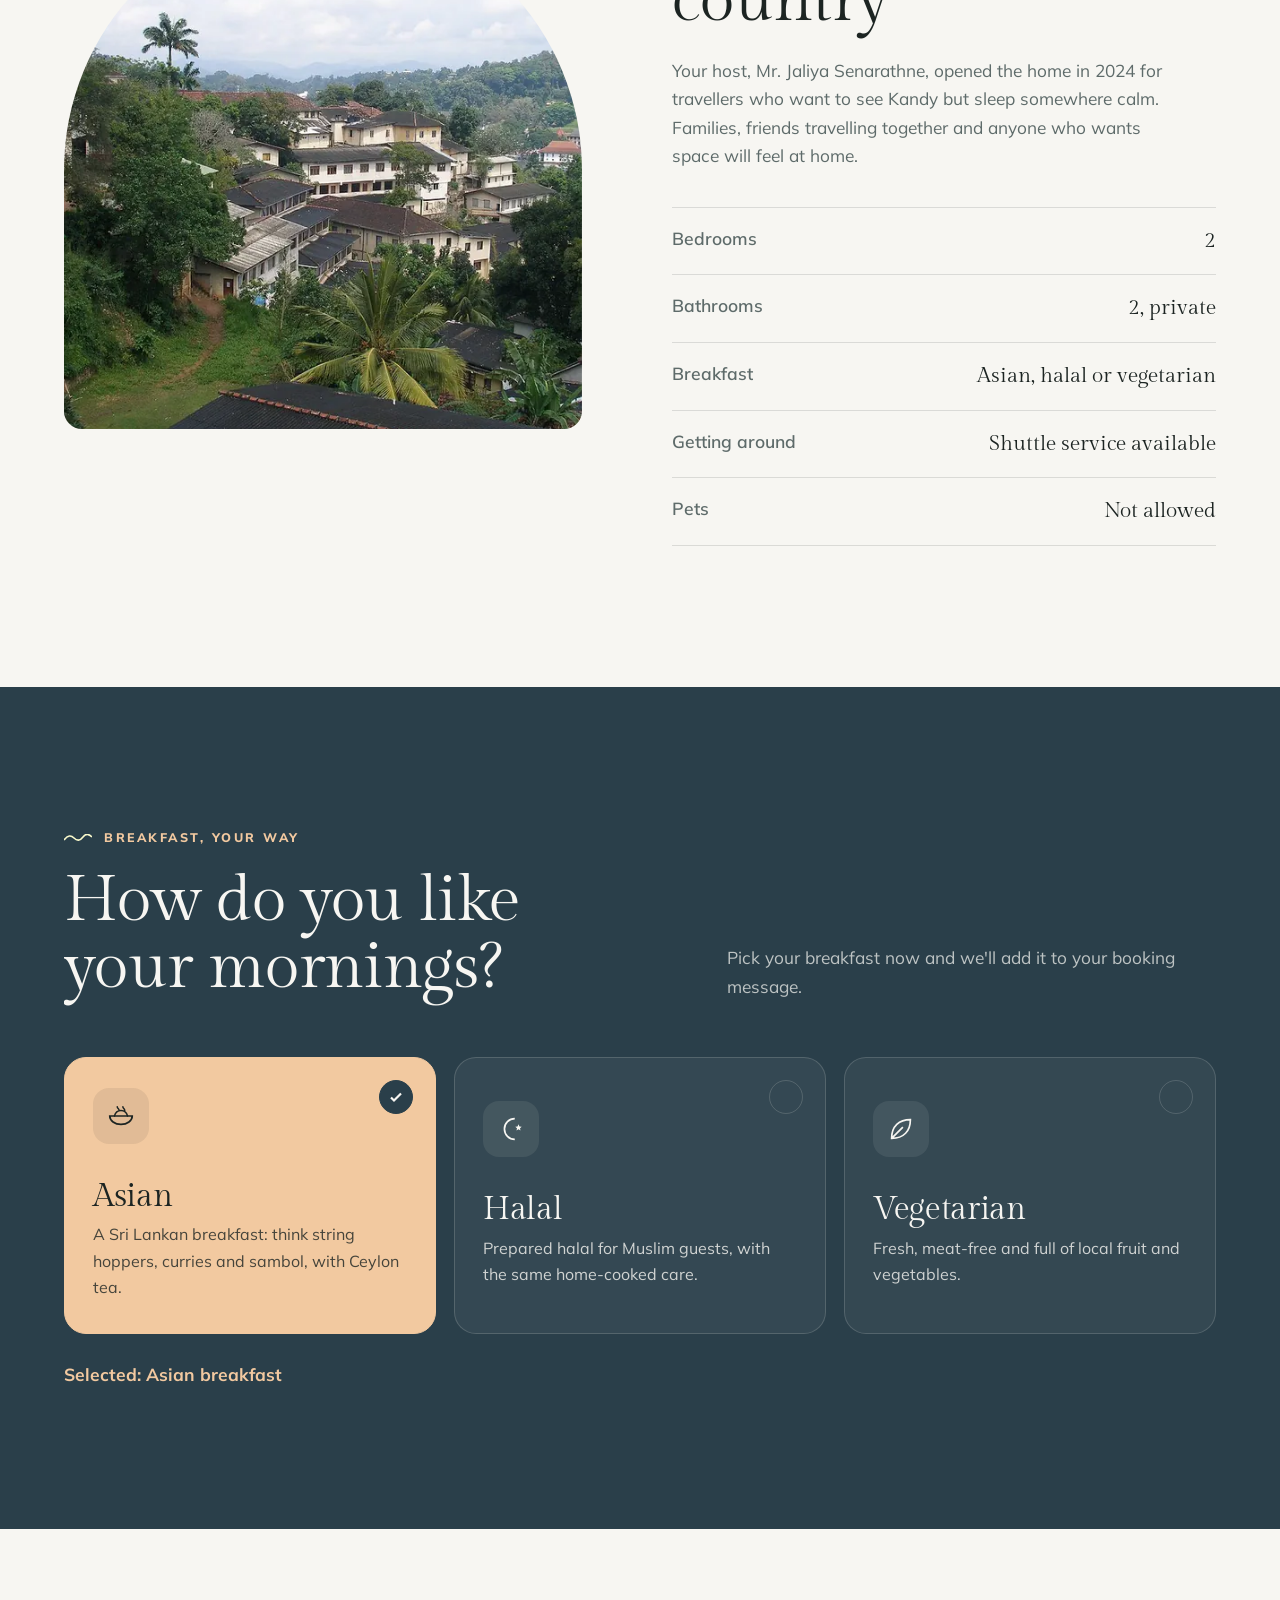
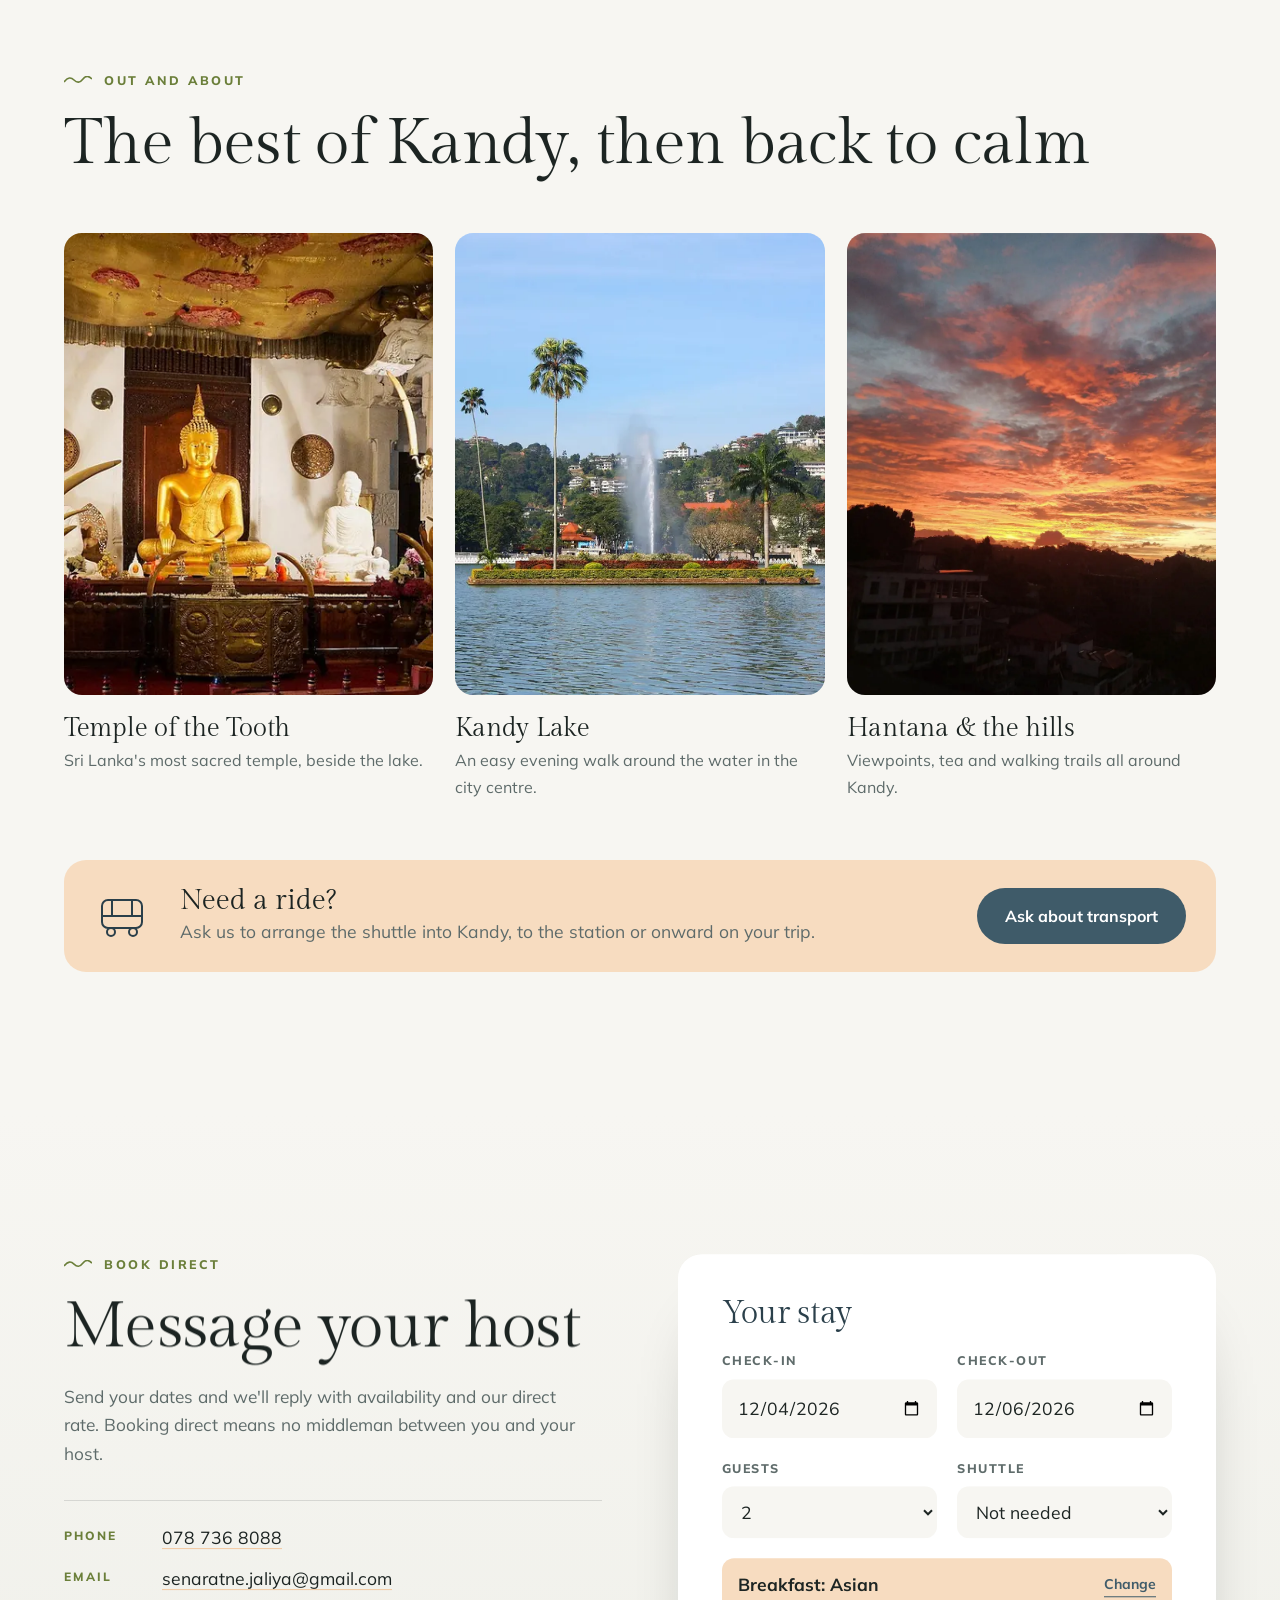
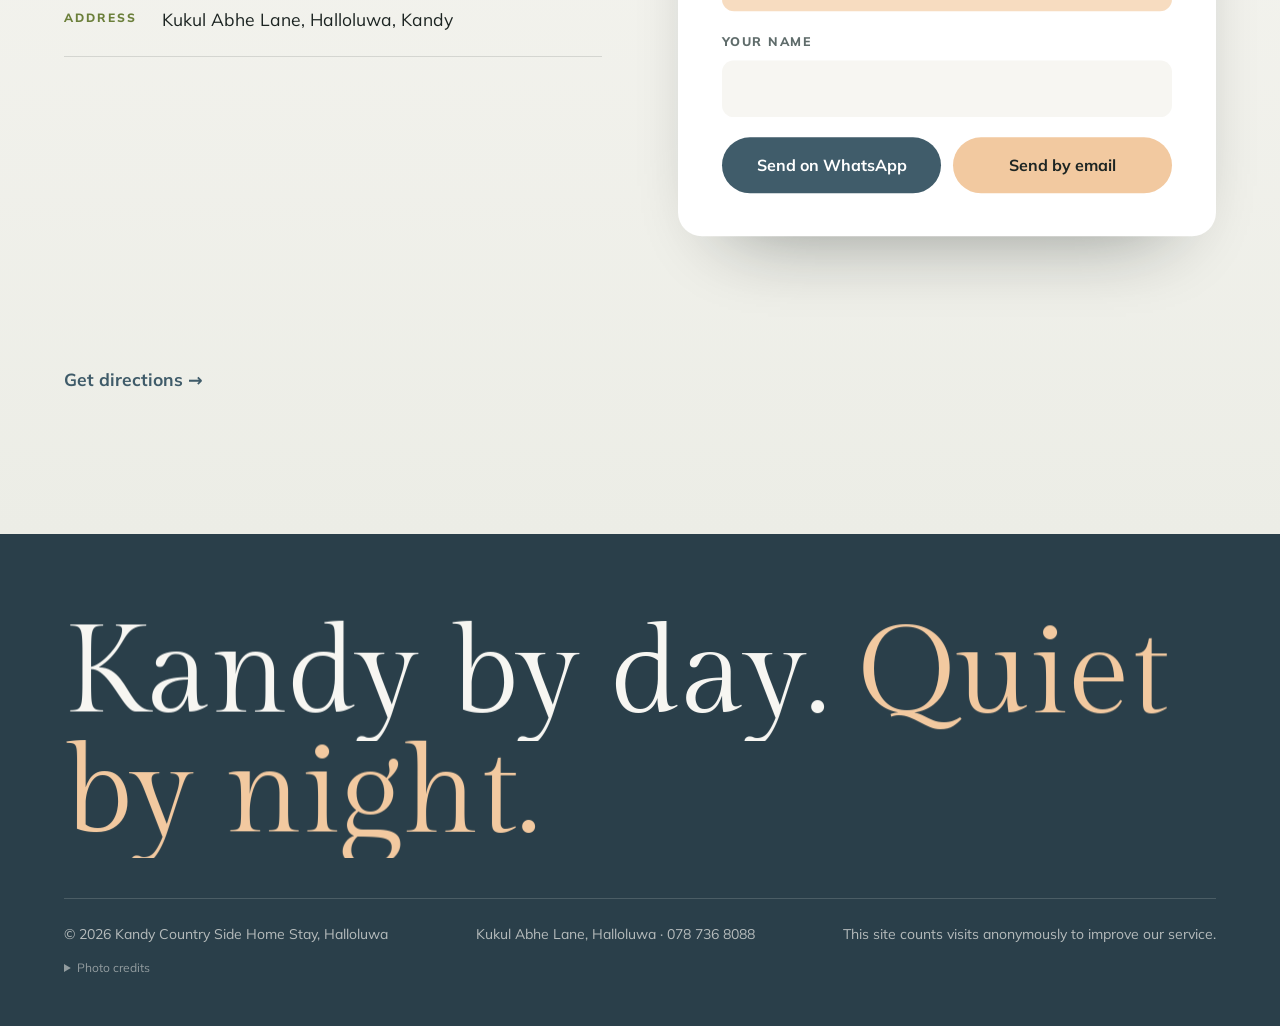
<file: kandy-country-side/index.html>
<!doctype html>
<html lang="en">
<head>
<meta charset="utf-8">
<meta name="viewport" content="width=device-width, initial-scale=1">
<title>Kandy Country Side Home Stay | Quiet 2-Bedroom Homestay in Halloluwa, Kandy</title>
<meta name="description" content="A peaceful countryside homestay in Halloluwa, just outside Kandy and Katugastota. Two bedrooms, two bathrooms, Asian, halal or vegetarian breakfast and shuttle service. Book direct: 078 736 8088.">
<link rel="canonical" href="https://jali-rk.github.io/previews/kandy-country-side/">
<meta name="robots" content="noindex,nofollow">
<meta name="theme-color" content="#5B7C8D">
<meta name="geo.region" content="LK-21">
<meta name="geo.placename" content="Kandy">
<meta property="og:type" content="website">
<meta property="og:site_name" content="Kandy Country Side Home Stay">
<meta property="og:url" content="https://jali-rk.github.io/previews/kandy-country-side/">
<meta property="og:title" content="Kandy Country Side Home Stay · Halloluwa">
<meta property="og:description" content="Countryside calm, minutes from Kandy. Book direct with your host.">
<meta property="og:image" content="https://jali-rk.github.io/previews/kandy-country-side/images/og.jpg">
<meta property="og:locale" content="en_GB">
<meta name="twitter:card" content="summary_large_image">
<link rel="icon" href="favicon.svg" type="image/svg+xml">
<script type="application/ld+json">
{
  "@context":"https://schema.org",
  "@type":"LodgingBusiness",
  "name":"Kandy Country Side Home Stay",
  "description":"Countryside homestay in Halloluwa, off Kandy and Katugastota, with two bedrooms and two bathrooms. Asian, halal and vegetarian breakfasts and a shuttle service.",
  "url":"https://jali-rk.github.io/previews/kandy-country-side/",
  "image":"https://jali-rk.github.io/previews/kandy-country-side/images/og.jpg",
  "telephone":"+94787368088",
  "email":"senaratne.jaliya@gmail.com",
  "address":{"@type":"PostalAddress","streetAddress":"Kukul Abhe Lane","addressLocality":"Halloluwa","addressRegion":"Central Province","addressCountry":"LK"},
  "checkinTime":"15:00","checkoutTime":"11:00",
  "petsAllowed":false,
  "numberOfRooms":2,
  "amenityFeature":[
    {"@type":"LocationFeatureSpecification","name":"Shuttle service","value":true},
    {"@type":"LocationFeatureSpecification","name":"Breakfast (Asian, halal, vegetarian)","value":true}
  ]
}
</script>
<script>window.SITE_ANALYTICS={ga4:"G-XXXXXXXXXX",umami:{id:"",src:"https://cloud.umami.is/script.js"},cfBeacon:""};</script>
<script src="assets/analytics.js" defer></script>
<script>document.documentElement.classList.add("m");window.MQ=[];window.onMotion=function(f){MQ.push(f)};setTimeout(function(){if(!window.MOTION_READY)document.documentElement.classList.add("m-off")},4000)</script>
<link rel="stylesheet" href="assets/motion.css">
<script src="assets/vendor/gsap.min.js" defer></script>
<script src="assets/vendor/ScrollTrigger.min.js" defer></script>
<script src="assets/vendor/SplitText.min.js" defer></script>
<script src="assets/vendor/lenis.min.js" defer></script>
<script src="assets/motion.js" defer></script>
<link rel="preconnect" href="https://fonts.googleapis.com">
<link rel="preconnect" href="https://fonts.gstatic.com" crossorigin>
<link href="https://fonts.googleapis.com/css2?family=Gilda+Display&family=Mulish:wght@400;500;600;700;800&display=swap" rel="stylesheet">
<style>
:root{
  --hill:#5B7C8D; --hill-d:#3F5B69; --hill-dd:#2A3F4A; --moss:#6B7F3A; --peach:#F2C9A0; --peach-2:#F7DCC0; --paper:#F7F6F2; --ink:#1C2422; --mute:#5E6B6A;
  --line:rgba(28,36,34,.13); --line-l:rgba(247,246,242,.16);
  --display:"Gilda Display",Georgia,serif; --body:"Mulish",system-ui,sans-serif;
  --wrap:min(1240px,90vw); --ease:cubic-bezier(.2,.7,.2,1);
}
*{box-sizing:border-box;margin:0;padding:0}
body{font-family:var(--body);color:var(--ink);background:var(--paper);font-size:17.5px;line-height:1.65;-webkit-font-smoothing:antialiased;overflow-x:clip}
img{max-width:100%;display:block}
a{color:inherit;text-decoration:none}
button,input,select{font:inherit;color:inherit}
button{background:none;border:0;cursor:pointer}
:focus-visible{outline:2px solid var(--hill-d);outline-offset:3px;border-radius:4px}
.wrap{width:var(--wrap);margin-inline:auto}
h1,h2,h3{font-family:var(--display);font-weight:400;line-height:1.04;letter-spacing:-.01em}
h2{font-size:clamp(40px,5vw,74px)}
h3{font-size:clamp(23px,2vw,28px)}
.kicker{font-size:12.5px;font-weight:800;letter-spacing:.2em;text-transform:uppercase;color:var(--moss);margin-bottom:20px;display:flex;align-items:center;gap:12px}
.kicker::before{content:"";width:28px;height:8px;background:url("data:image/svg+xml,%3Csvg xmlns='http://www.w3.org/2000/svg' viewBox='0 0 28 8'%3E%3Cpath d='M0 6c4-5 7-5 10-2s6 3 9-1 6-3 9 0' fill='none' stroke='%236B7F3A' stroke-width='1.6'/%3E%3C/svg%3E") center/contain no-repeat}
.sub{color:var(--mute);max-width:52ch;font-size:clamp(17px,1.35vw,19px)}
.pad{padding:clamp(96px,11vw,160px) 0}

.btn{display:inline-flex;align-items:center;justify-content:center;gap:10px;height:56px;padding:0 28px;border-radius:999px;background:var(--hill-d);color:#fff;font-weight:700;font-size:16px;transition:background .3s,box-shadow .3s}
.btn:hover{background:var(--hill-dd);box-shadow:0 14px 30px -14px rgba(63,91,105,.9)}
.btn.peach{background:var(--peach);color:var(--ink)}
.btn.peach:hover{background:var(--peach-2);box-shadow:0 14px 30px -14px rgba(242,201,160,.9)}

.concept{position:fixed;left:16px;bottom:16px;z-index:150;max-width:min(420px,calc(100vw - 120px));background:var(--hill-dd);color:var(--paper);font-size:12.5px;line-height:1.45;padding:10px 38px 10px 14px;border-radius:12px}
.concept strong{color:var(--peach)}
.concept button{position:absolute;right:8px;top:6px;width:26px;height:26px;color:#fff;font-size:16px}
.progress{background:var(--moss)}

/* header */
.hdr{position:fixed;inset:0 0 auto;z-index:100;padding:20px 0}
.hdr.is-scrolled{background:rgba(247,246,242,.88);backdrop-filter:blur(14px);padding:12px 0;box-shadow:0 1px 0 var(--line)}
.hdr-in{width:var(--wrap);margin-inline:auto;display:flex;align-items:center;gap:30px}
.logo{font-family:var(--display);font-size:24px;line-height:1;margin-right:auto;color:var(--hill-dd)}
.logo small{display:block;font-family:var(--body);font-weight:800;font-size:10.5px;letter-spacing:.24em;text-transform:uppercase;color:var(--moss);margin-top:5px}
.nav{display:flex;gap:28px;font-weight:600;font-size:15.5px}
.nav a{position:relative}
.nav a::after{content:"";position:absolute;left:0;right:0;bottom:-5px;height:1.5px;background:var(--moss);transform:scaleX(0);transition:transform .4s var(--ease);transform-origin:left}
.nav a:hover::after{transform:scaleX(1)}
.hdr .btn{height:44px;padding:0 22px;font-size:15px}
.burger{display:none;width:46px;height:46px;border-radius:50%;background:var(--hill-d);color:#fff;position:relative}
.burger span{position:absolute;left:14px;right:14px;height:2px;background:currentColor;transition:transform .4s var(--ease),top .4s var(--ease)}
.burger span:first-child{top:18px}.burger span:last-child{top:26px}
.menu-open .burger span:first-child{top:22px;transform:rotate(45deg)}
.menu-open .burger span:last-child{top:22px;transform:rotate(-45deg)}
.menu-panel{position:fixed;inset:0;z-index:90;background:linear-gradient(180deg,var(--paper) 0%,var(--peach-2) 60%,var(--peach) 100%);color:var(--hill-dd);padding:120px 8vw 48px;display:flex;flex-direction:column;gap:4px;visibility:hidden;opacity:0;transition:opacity .45s,visibility .45s}
.menu-open .menu-panel{visibility:visible;opacity:1}
.menu-panel a{font-family:var(--display);font-size:clamp(42px,11.5vw,62px);line-height:1.15}
.menu-panel .btn{font-family:var(--body);font-size:16px;margin-top:28px;align-self:flex-start}
.menu-panel p{margin-top:auto;font-size:14px;color:var(--mute)}

/* hero */
.hero{padding:140px 0 0;position:relative}
.top{display:grid;grid-template-columns:1.25fr 1fr;gap:5vw;align-items:end;margin-bottom:56px}
.new{display:inline-flex;align-items:center;gap:8px;font-size:13px;font-weight:800;letter-spacing:.08em;text-transform:uppercase;background:var(--peach);color:var(--ink);padding:7px 14px;border-radius:999px;margin-bottom:26px}
.new i{width:7px;height:7px;border-radius:50%;background:var(--moss)}
.hero h1{font-size:clamp(56px,8.4vw,138px);line-height:.96;color:var(--hill-dd)}
.hero h1 span{color:var(--hill)}
.top p{color:var(--mute);font-size:clamp(17px,1.4vw,20px);max-width:40ch}
.top .acts{display:flex;gap:12px;flex-wrap:wrap;margin-top:28px}
/* town <-> hills: drag to hear the difference */
.scene{position:relative;width:var(--wrap);margin-inline:auto;height:min(64vh,560px);min-height:380px;border-radius:22px;overflow:hidden;background:#C7B9AC;touch-action:pan-y;user-select:none;box-shadow:0 40px 80px -50px rgba(28,36,34,.6)}
.scene>svg{position:absolute;inset:0;width:100%;height:100%;display:block}
.scene .veh{animation:drive var(--t,14s) linear infinite;animation-delay:var(--d,0s)}
.scene .veh.rev{animation-name:drive-rev}
@keyframes drive{from{transform:translateX(-260px)}to{transform:translateX(1460px)}}
@keyframes drive-rev{from{transform:translateX(1460px)}to{transform:translateX(-260px)}}
.scene .ring{transform-box:fill-box;transform-origin:center;animation:ring 1.6s ease-out infinite}
@keyframes ring{0%{transform:scale(.4);opacity:.9}100%{transform:scale(2.2);opacity:0}}
.scene .bird{animation:glide var(--t,22s) linear infinite;animation-delay:var(--d,0s)}
@keyframes glide{from{transform:translate(-80px,0)}50%{transform:translate(620px,-26px)}to{transform:translate(1320px,8px)}}
.scene .flap{transform-box:fill-box;transform-origin:center;animation:flap .7s ease-in-out infinite alternate}
@keyframes flap{to{transform:scaleY(.35)}}
.scene .mist{animation:mist 30s ease-in-out infinite alternate}
@keyframes mist{to{transform:translateX(-120px)}}
.scene .win{animation:flick 3s steps(2) infinite;animation-delay:var(--d,0s)}
@keyframes flick{50%{opacity:.35}}
.lab{position:absolute;top:22px;z-index:3;padding:10px 14px;border-radius:14px;backdrop-filter:blur(6px);pointer-events:none;transition:opacity .3s}
.lab em{font-style:normal}
.lab b{display:block;font-family:var(--display);font-weight:400;font-size:clamp(18px,1.8vw,24px);line-height:1.1}
.lab span{font-size:13px;font-weight:600;opacity:.8}
.lab.town{left:22px;background:rgba(43,49,53,.55);color:#F3EDE6}
.lab.hills{right:22px;background:rgba(247,246,242,.7);color:var(--hill-dd);text-align:right}
.meter{position:absolute;left:50%;bottom:22px;z-index:3;transform:translateX(-50%);display:flex;align-items:center;gap:12px;padding:10px 16px;border-radius:999px;background:rgba(247,246,242,.88);backdrop-filter:blur(8px);font-size:12.5px;font-weight:800;letter-spacing:.12em;text-transform:uppercase;color:var(--hill-dd);box-shadow:0 10px 30px -16px rgba(0,0,0,.5);pointer-events:none}
.meter .bars{display:flex;align-items:flex-end;gap:3px;height:18px}
.meter .bars i{width:4px;border-radius:2px;background:rgba(63,91,105,.2);transition:background .25s}
.meter .bars i.on{background:#C4553A}
.meter .bars i.on.ok{background:var(--moss)}
.meter b{min-width:44px}
.handle{position:absolute;top:0;bottom:0;left:50%;z-index:4;width:0;cursor:ew-resize}
.handle::before{content:"";position:absolute;top:0;bottom:0;left:-1.5px;width:3px;background:#fff;box-shadow:0 0 0 1px rgba(0,0,0,.08),0 0 24px rgba(255,255,255,.6)}
.knob{position:absolute;top:50%;left:0;width:60px;height:60px;margin:-30px 0 0 -30px;border-radius:50%;background:#fff;display:grid;place-items:center;box-shadow:0 12px 30px -10px rgba(0,0,0,.5);transition:transform .3s var(--ease)}
.knob svg{width:28px;height:28px;color:var(--hill-dd)}
.handle:hover .knob,.handle:focus-visible .knob,.scene.dragging .knob{transform:scale(1.1)}
.handle:focus-visible{outline:none}
.handle:focus-visible .knob{box-shadow:0 0 0 4px var(--peach),0 12px 30px -10px rgba(0,0,0,.5)}
.hint{position:absolute;top:calc(50% + 40px);left:0;transform:translateX(-50%);white-space:nowrap;font-size:12px;font-weight:800;letter-spacing:.14em;text-transform:uppercase;color:#fff;text-shadow:0 1px 6px rgba(0,0,0,.5);transition:opacity .4s}
.scene.used .hint{opacity:0}
.facts{display:grid;grid-template-columns:repeat(4,1fr);border-bottom:1px solid var(--line)}
.facts div{padding:30px 22px 30px 0}
.facts div+div{padding-left:22px;border-left:1px solid var(--line)}
.facts b{display:block;font-family:var(--display);font-weight:400;font-size:clamp(28px,2.6vw,38px);color:var(--hill-dd);line-height:1.1}
.facts div>span{font-size:15px;color:var(--mute)}

/* home */
.home .grid{display:grid;grid-template-columns:1fr 1.05fr;gap:clamp(40px,7vw,110px);align-items:center}
.home .frame{aspect-ratio:1;border-radius:50% 50% 18px 18px;overflow:hidden}
.home .frame img{width:100%;height:115%;object-fit:cover}
.home h2{margin-bottom:22px}
.spec{list-style:none;margin-top:36px;border-top:1px solid var(--line)}
.spec li{display:flex;justify-content:space-between;gap:20px;padding:16px 0;border-bottom:1px solid var(--line)}
.spec li span:first-child{color:var(--mute);font-weight:600}
.spec li span:last-child{font-family:var(--display);font-size:21px;text-align:right}

/* breakfast */
.bfast{background:var(--hill-dd);color:var(--paper)}
.bfast .kicker{color:var(--peach)}
.bfast .kicker::before{filter:brightness(2.4) saturate(.4)}
.bfast .sub{color:rgba(247,246,242,.72)}
.bf-head{display:grid;grid-template-columns:1.2fr 1fr;gap:6vw;align-items:end;margin-bottom:56px}
.choices{display:grid;grid-template-columns:repeat(3,1fr);gap:18px}
.choice{text-align:left;background:rgba(247,246,242,.05);border:1px solid var(--line-l);border-radius:22px;padding:30px 28px 32px;color:var(--paper);position:relative;transition:background .45s,border-color .45s,transform .5s var(--ease),color .45s}
.choice:hover{transform:translateY(-6px);border-color:rgba(247,246,242,.35)}
.choice[aria-pressed="true"]{background:var(--peach);color:var(--ink);border-color:var(--peach)}
.choice .ic{width:56px;height:56px;border-radius:16px;display:grid;place-items:center;background:rgba(247,246,242,.08);margin-bottom:36px;transition:background .45s}
.choice[aria-pressed="true"] .ic{background:rgba(28,36,34,.08)}
.choice .ic svg{width:30px;height:30px}
.choice h3{font-size:32px;margin-bottom:8px}
.choice p{opacity:.8;font-size:16px}
.choice .tick{position:absolute;right:22px;top:22px;width:34px;height:34px;border-radius:50%;border:1.5px solid var(--line-l);display:grid;place-items:center;transition:background .45s,border-color .45s}
.choice[aria-pressed="true"] .tick{background:var(--hill-dd);border-color:var(--hill-dd)}
.choice .tick path{stroke-dasharray:20;stroke-dashoffset:20;transition:stroke-dashoffset .5s var(--ease) .1s}
.choice[aria-pressed="true"] .tick path{stroke-dashoffset:0}
.picked{margin-top:26px;font-weight:700;color:var(--peach)}

/* kandy */
.k-head{display:flex;justify-content:space-between;align-items:end;gap:30px;flex-wrap:wrap;margin-bottom:56px}
.cards{display:grid;grid-template-columns:repeat(3,1fr);gap:22px}
.cards figure{position:relative}
.cards .frame{aspect-ratio:4/5;border-radius:18px;overflow:hidden}
.cards .frame img{width:100%;height:100%;object-fit:cover;transition:transform 1.2s var(--ease)}
.cards figure:hover .frame img{transform:scale(1.06)}
.cards figcaption{padding-top:20px}
.cards figcaption p{color:var(--mute);font-size:16px;margin-top:6px}
.shuttle{margin-top:60px;display:grid;grid-template-columns:auto 1fr auto;gap:30px;align-items:center;background:var(--peach-2);border-radius:22px;padding:26px 30px}
.shuttle svg{width:56px;height:56px;color:var(--hill-dd)}
.shuttle b{display:block;font-family:var(--display);font-weight:400;font-size:28px;line-height:1.1}
.shuttle span{color:var(--mute)}

/* book */
.book{background:linear-gradient(180deg,var(--paper),#ECEDE6)}
.book .grid{display:grid;grid-template-columns:1fr 1fr;gap:clamp(40px,6vw,100px);align-items:start}
.book .sub{margin:22px 0 32px}
.book dl{display:grid;grid-template-columns:auto 1fr;gap:12px 26px;padding:22px 0;border-top:1px solid var(--line);border-bottom:1px solid var(--line)}
.book dt{font-size:12px;font-weight:800;letter-spacing:.16em;text-transform:uppercase;color:var(--moss);padding-top:3px}
.book dd{min-width:0;overflow-wrap:anywhere}
.book dd a{border-bottom:1.5px solid var(--peach)}
.book iframe{width:100%;height:260px;border:0;border-radius:16px;margin-top:26px}
.dir{display:inline-block;margin-top:14px;font-weight:700;color:var(--hill-d)}
form{background:#fff;border-radius:24px;padding:clamp(26px,3.4vw,44px);display:grid;grid-template-columns:1fr 1fr;gap:20px;box-shadow:0 40px 80px -50px rgba(28,36,34,.55)}
form h3{grid-column:1/-1;font-size:32px;color:var(--hill-dd)}
form .full{grid-column:1/-1}
label{display:block;font-size:12.5px;font-weight:800;letter-spacing:.12em;text-transform:uppercase;color:var(--mute);margin-bottom:8px}
input,select{width:100%;background:var(--paper);border:1.5px solid transparent;border-radius:12px;padding:13px 14px;transition:border-color .3s,background .3s}
input:focus,select:focus{outline:none;border-color:var(--hill);background:#fff}
.bf-note{grid-column:1/-1;display:flex;justify-content:space-between;align-items:center;background:var(--peach-2);border-radius:12px;padding:12px 16px;font-weight:700}
.bf-note a{font-size:14px;color:var(--hill-d);border-bottom:1.5px solid currentColor}
.two{display:grid;grid-template-columns:1fr 1fr;gap:12px}

footer{background:var(--hill-dd);color:rgba(247,246,242,.68);font-size:14px;padding:80px 0 48px}
footer .big{font-family:var(--display);color:var(--paper);font-size:clamp(52px,9.6vw,150px);line-height:.95;margin-bottom:50px}
footer .big span{color:var(--peach)}
footer .row{display:flex;flex-wrap:wrap;gap:12px 32px;justify-content:space-between;border-top:1px solid var(--line-l);padding-top:24px}
footer a:hover{color:var(--peach)}

.wa-float{position:fixed;right:18px;bottom:18px;z-index:140;width:58px;height:58px;border-radius:50%;background:#25D366;display:grid;place-items:center;box-shadow:0 14px 30px -10px rgba(0,0,0,.45);transition:transform .3s var(--ease)}
.wa-float:hover{transform:scale(1.07)}
.wa-float svg{width:30px;height:30px;fill:#fff}

@media (max-width:959px){
  .hdr .nav,.hdr .btn{display:none}
  .burger{display:block}
  .hero{padding-top:120px}
  .top,.home .grid,.bf-head,.book .grid{grid-template-columns:1fr}
  .top{gap:22px;margin-bottom:36px}
  .scene{height:440px;border-radius:16px}
  .lab{top:14px;padding:8px 10px}
  .lab.town{left:12px}.lab.hills{right:12px}
  .lab span,.lab em{display:none}
  .meter{bottom:14px;padding:8px 12px;font-size:11px}
  .facts{grid-template-columns:1fr 1fr}
  .facts div{padding:20px 14px 20px 0!important;border-left:0!important}
  .facts div:nth-child(even){padding-left:14px!important;border-left:1px solid var(--line)!important}
  .choices,.cards{grid-template-columns:1fr}
  .cards .frame{aspect-ratio:4/3}
  .shuttle{grid-template-columns:1fr;gap:14px}
  form,.two{grid-template-columns:1fr}
}
@media (prefers-reduced-motion:reduce){ .scene .veh,.scene .ring,.scene .bird,.scene .flap,.scene .mist,.scene .win{animation:none} }
</style>
</head>
<body>
<div class="concept">Website concept prepared for <strong>Kandy Country Side Home Stay</strong>. This is a preview, not yet the official site. <button aria-label="Hide notice" onclick="this.parentElement.remove()">×</button></div>
<div class="progress" data-progress></div>

<header class="hdr" data-header>
  <div class="hdr-in">
    <a class="logo" href="#top">Kandy Country Side<small>Home Stay · Halloluwa</small></a>
    <nav class="nav" aria-label="Main"><a href="#home">The home</a><a href="#breakfast">Breakfast</a><a href="#kandy">Kandy</a></nav>
    <a class="btn" href="#book">Book direct</a>
    <button class="burger" data-menu-toggle aria-expanded="false" aria-controls="menu-panel" aria-label="Open menu"><span></span><span></span></button>
  </div>
</header>
<nav class="menu-panel" id="menu-panel" data-menu aria-label="Mobile">
  <a href="#home">The home</a><a href="#breakfast">Breakfast</a><a href="#kandy">Kandy</a><a href="#book">Book direct</a>
  <a class="btn" href="tel:+94787368088">Call 078 736 8088</a>
  <p data-menu-item>Kukul Abhe Lane, Halloluwa, Kandy</p>
</nav>

<main id="top">
  <section class="hero">
    <div class="wrap top">
      <div>
        <span class="new" data-reveal="up" data-delay=".15"><i></i>New · opened 2024</span>
        <h1 data-split="lines" data-delay=".25">Kandy, <span>without the noise.</span></h1>
      </div>
      <div>
        <p data-reveal="up" data-delay=".6">A quiet countryside home in Halloluwa, just outside Kandy and Katugastota. Green hills, birdsong, a breakfast made the way you like it, and the city whenever you want it.</p>
        <div class="acts" data-reveal="up" data-delay=".75"><a class="btn" href="#book" data-magnetic>Check your dates</a><a class="btn peach" href="#breakfast">Choose breakfast</a></div>
      </div>
    </div>
    <div class="scene" id="scene" data-reveal="up" data-delay=".4">
      <svg viewBox="0 0 1200 520" preserveAspectRatio="xMidYMid slice" aria-hidden="true">
        <defs>
          <linearGradient id="skyTown" x1="0" y1="0" x2="0" y2="1"><stop offset="0" stop-color="#6E7F8A"/><stop offset="1" stop-color="#C9B8A8"/></linearGradient>
          <linearGradient id="skyHills" x1="0" y1="0" x2="0" y2="1"><stop offset="0" stop-color="#F4C9A2"/><stop offset=".55" stop-color="#FBEEDD"/><stop offset="1" stop-color="#EAF0EC"/></linearGradient>
          <radialGradient id="sunGlow"><stop offset="0" stop-color="#FFE7C7"/><stop offset=".5" stop-color="#F6C08F" stop-opacity=".7"/><stop offset="1" stop-color="#F6C08F" stop-opacity="0"/></radialGradient>
          <filter id="blur8"><feGaussianBlur stdDeviation="8"/></filter>
          <clipPath id="clipTown"><rect id="clipTownR" x="0" y="0" width="600" height="520"/></clipPath>
          <clipPath id="clipHills"><rect id="clipHillsR" x="600" y="0" width="600" height="520"/></clipPath>
        </defs>
        <g clip-path="url(#clipHills)">
          <rect width="1200" height="520" fill="url(#skyHills)"/>
          <circle cx="880" cy="150" r="120" fill="url(#sunGlow)"/><circle cx="880" cy="150" r="44" fill="#F8D2A8"/>
          <path d="M0 300 C140 230 260 250 380 210 S620 150 760 210 S1020 170 1200 230 V520 H0Z" fill="#A9BEC6"/>
          <g class="mist"><rect x="-100" y="250" width="1500" height="46" rx="23" fill="#fff" opacity=".55" filter="url(#blur8)"/></g>
          <path d="M0 340 C160 290 300 320 460 280 S760 250 900 300 S1100 290 1200 300 V520 H0Z" fill="#83A27E"/>
          <g id="house" transform="translate(760 262)"><path d="M0 22 L34 0 L68 22Z" fill="#B5654A"/><rect x="6" y="22" width="56" height="34" fill="#F7F6F2"/><rect x="14" y="30" width="12" height="12" fill="#F6D08A"/><rect x="38" y="30" width="16" height="26" fill="#8C6A55"/><rect x="14" y="30" width="12" height="12" fill="#FFE9B0" opacity=".6" filter="url(#blur8)"/></g>
          <path d="M0 390 C200 350 360 380 560 350 S920 340 1200 360 V520 H0Z" fill="#5F8452"/>
          <g fill="#3E5B3A"><path d="M640 360 q6 -60 2 -110 M642 250 q-30 -6 -48 10 M642 250 q30 -8 46 8 M642 250 q-18 -24 -40 -26 M642 250 q14 -24 38 -24" stroke="#3E5B3A" stroke-width="5" fill="none" stroke-linecap="round"/><path d="M1080 372 q6 -70 0 -126 M1080 246 q-32 -6 -50 12 M1080 246 q32 -8 50 10 M1080 246 q-18 -26 -42 -28 M1080 246 q16 -26 40 -26" stroke="#3E5B3A" stroke-width="5" fill="none" stroke-linecap="round"/></g>
          <path d="M0 430 C240 410 420 440 640 420 S1000 410 1200 425 V520 H0Z" fill="#4B6E41"/>
          <g fill="none" stroke="#6E9460" stroke-width="5" stroke-linecap="round" opacity=".8"><path d="M-20 470 C200 455 420 480 640 462 S1000 455 1240 468"/><path d="M-20 498 C220 484 440 508 660 490 S1020 484 1240 496"/></g>
          <g id="birds"></g>
        </g>
        <g clip-path="url(#clipTown)">
          <rect width="1200" height="520" fill="url(#skyTown)"/>
          <circle cx="300" cy="170" r="70" fill="#E9CFB2" opacity=".28" filter="url(#blur8)"/>
          <g id="far"></g><g id="near"></g>
          <g stroke="#2B3135" stroke-width="2" fill="none" opacity=".6"><path d="M80 400 V250 M420 400 V250 M760 400 V250 M1100 400 V250"/><path d="M80 262 Q250 290 420 262 T760 262 T1100 262"/></g>
          <rect y="400" width="1200" height="120" fill="#2B3135"/><rect y="398" width="1200" height="6" fill="#5A6368"/>
          <path d="M0 462 H1200" stroke="#E9D9A0" stroke-width="4" stroke-dasharray="40 34" opacity=".8"/>
          <g id="traffic"></g>
        </g>
        <path id="wave" d="M0 500 H1200" fill="none" stroke="#fff" stroke-width="2.2" stroke-linejoin="round" opacity=".85"/>
      </svg>
      <div class="lab town"><b>Kandy town</b><span>Traffic, horns, crowds</span></div>
      <div class="lab hills"><b><em>Your stay in </em>Halloluwa</b><span>Birdsong and green hills</span></div>
      <div class="meter" aria-hidden="true">Noise <span class="bars" id="bars"></span><b id="noiseWord">Calm</b></div>
      <div class="handle" id="handle" role="slider" tabindex="0" aria-label="Drag between busy Kandy town and the quiet hills of Halloluwa" aria-valuemin="0" aria-valuemax="100" aria-valuenow="50" aria-valuetext="Half town, half hills">
        <span class="knob"><svg viewBox="0 0 28 28" aria-hidden="true"><path d="M10 8l-6 6 6 6M18 8l6 6-6 6" fill="none" stroke="currentColor" stroke-width="2.4" stroke-linecap="round" stroke-linejoin="round"/></svg></span>
        <span class="hint">Drag</span>
      </div>
    </div>
    <div class="wrap facts" data-reveal-group>
      <div><b><span data-count="2">2</span> bedrooms</b><span>Room for families and small groups</span></div>
      <div><b><span data-count="2">2</span> bathrooms</b><span>No waiting in the morning</span></div>
      <div><b>Shuttle</b><span>Rides into Kandy can be arranged</span></div>
      <div><b>3 pm / 11 am</b><span>Check-in / check-out</span></div>
    </div>
  </section>

  <section class="home pad" id="home">
    <div class="wrap grid">
      <div class="frame" data-reveal="image"><img src="images/h1.webp" alt="Countryside near Kandy" loading="lazy" width="900" height="900" data-parallax="6"></div>
      <div>
        <p class="kicker" data-reveal="up">The home</p>
        <h2 data-split="lines">Your own quiet corner of the hill country</h2>
        <p class="sub" data-reveal="up">Your host, Mr. Jaliya Senarathne, opened the home in 2024 for travellers who want to see Kandy but sleep somewhere calm. Families, friends travelling together and anyone who wants space will feel at home.</p>
        <ul class="spec" data-reveal-group>
          <li><span>Bedrooms</span><span>2</span></li>
          <li><span>Bathrooms</span><span>2, private</span></li>
          <li><span>Breakfast</span><span>Asian, halal or vegetarian</span></li>
          <li><span>Getting around</span><span>Shuttle service available</span></li>
          <li><span>Pets</span><span>Not allowed</span></li>
        </ul>
      </div>
    </div>
  </section>

  <section class="bfast pad" id="breakfast">
    <div class="wrap">
      <div class="bf-head">
        <div><p class="kicker" data-reveal="up">Breakfast, your way</p><h2 data-split="lines">How do you like your mornings?</h2></div>
        <p class="sub" data-reveal="up">Pick your breakfast now and we'll add it to your booking message.</p>
      </div>
      <div class="choices" role="group" aria-label="Choose a breakfast" data-reveal-group>
        <button class="choice" type="button" aria-pressed="true" data-b="Sri Lankan / Asian">
          <span class="tick" aria-hidden="true"><svg width="16" height="16" viewBox="0 0 16 16"><path d="M3 8.5l3 3 7-7" fill="none" stroke="#F7F6F2" stroke-width="2.2"/></svg></span>
          <div class="ic"><svg viewBox="0 0 32 32" aria-hidden="true"><path d="M4 16h24a12 9 0 01-24 0z" fill="none" stroke="currentColor" stroke-width="1.8"/><path d="M9 16c1-4 4-6 7-6s6 2 7 6M12 6c0 2 2 2 2 4M18 6c0 2 2 2 2 4" fill="none" stroke="currentColor" stroke-width="1.6" stroke-linecap="round"/></svg></div>
          <h3>Asian</h3><p>A Sri Lankan breakfast: think string hoppers, curries and sambol, with Ceylon tea.</p></button>
        <button class="choice" type="button" aria-pressed="false" data-b="Halal">
          <span class="tick" aria-hidden="true"><svg width="16" height="16" viewBox="0 0 16 16"><path d="M3 8.5l3 3 7-7" fill="none" stroke="#F7F6F2" stroke-width="2.2"/></svg></span>
          <div class="ic"><svg viewBox="0 0 32 32" aria-hidden="true"><path d="M20 5a11 11 0 100 22 9 9 0 010-22z" fill="none" stroke="currentColor" stroke-width="1.8"/><path d="M24 11l1 2.2 2.4.3-1.8 1.6.5 2.4-2.1-1.2-2.1 1.2.5-2.4-1.8-1.6 2.4-.3z" fill="currentColor"/></svg></div>
          <h3>Halal</h3><p>Prepared halal for Muslim guests, with the same home-cooked care.</p></button>
        <button class="choice" type="button" aria-pressed="false" data-b="Vegetarian">
          <span class="tick" aria-hidden="true"><svg width="16" height="16" viewBox="0 0 16 16"><path d="M3 8.5l3 3 7-7" fill="none" stroke="#F7F6F2" stroke-width="2.2"/></svg></span>
          <div class="ic"><svg viewBox="0 0 32 32" aria-hidden="true"><path d="M6 26C6 13 14 6 26 6c0 12-7 20-20 20zM6 26l12-12" fill="none" stroke="currentColor" stroke-width="1.8"/></svg></div>
          <h3>Vegetarian</h3><p>Fresh, meat-free and full of local fruit and vegetables.</p></button>
      </div>
      <p class="picked" id="picked" aria-live="polite">Selected: Asian breakfast</p>
    </div>
  </section>

  <section class="kandy pad" id="kandy">
    <div class="wrap">
      <div class="k-head">
        <div><p class="kicker" data-reveal="up">Out and about</p><h2 data-split="lines">The best of Kandy, then back to calm</h2></div>
      </div>
      <div class="cards">
        <figure data-reveal="up"><div class="frame"><img src="images/k1.webp" alt="Temple of the Sacred Tooth Relic, Kandy" loading="lazy" width="800" height="1000"></div><figcaption><h3>Temple of the Tooth</h3><p>Sri Lanka's most sacred temple, beside the lake.</p></figcaption></figure>
        <figure data-reveal="up" data-delay=".1"><div class="frame"><img src="images/k2.webp" alt="Kandy Lake" loading="lazy" width="800" height="1000"></div><figcaption><h3>Kandy Lake</h3><p>An easy evening walk around the water in the city centre.</p></figcaption></figure>
        <figure data-reveal="up" data-delay=".2"><div class="frame"><img src="images/k3.webp" alt="Hills around Kandy" loading="lazy" width="800" height="1000"></div><figcaption><h3>Hantana &amp; the hills</h3><p>Viewpoints, tea and walking trails all around Kandy.</p></figcaption></figure>
      </div>
      <div class="shuttle" data-reveal="up">
        <svg viewBox="0 0 56 56" aria-hidden="true"><rect x="8" y="12" width="40" height="28" rx="6" fill="none" stroke="currentColor" stroke-width="2"/><path d="M8 28h40M18 12v16M38 12v16" stroke="currentColor" stroke-width="2"/><circle cx="17" cy="44" r="4" fill="none" stroke="currentColor" stroke-width="2"/><circle cx="39" cy="44" r="4" fill="none" stroke="currentColor" stroke-width="2"/></svg>
        <div><b>Need a ride?</b><span>Ask us to arrange the shuttle into Kandy, to the station or onward on your trip.</span></div>
        <a class="btn" href="#book">Ask about transport</a>
      </div>
    </div>
  </section>

  <section class="book pad" id="book">
    <div class="wrap grid">
      <div>
        <p class="kicker" data-reveal="up">Book direct</p>
        <h2 data-split="lines">Message your host</h2>
        <p class="sub" data-reveal="up">Send your dates and we'll reply with availability and our direct rate. Booking direct means no middleman between you and your host.</p>
        <dl data-reveal="up">
          <dt>Phone</dt><dd><a href="tel:+94787368088">078 736 8088</a></dd>
          <dt>Email</dt><dd><a href="mailto:senaratne.jaliya@gmail.com">senaratne.jaliya@gmail.com</a></dd>
          <dt>Address</dt><dd>Kukul Abhe Lane, Halloluwa, Kandy</dd>
        </dl>
        <iframe title="Map to Kandy Country Side Home Stay" loading="lazy" referrerpolicy="no-referrer-when-downgrade" src="https://www.google.com/maps?q=Halloluwa,+Kandy&output=embed"></iframe>
        <a class="dir" href="https://www.google.com/maps/search/?api=1&query=Kandy+Country+Side+Home+Stay+Halloluwa" target="_blank" rel="noopener">Get directions →</a>
      </div>
      <form id="bookForm" onsubmit="return false" data-reveal="up" data-delay=".1">
        <h3>Your stay</h3>
        <div><label for="ci">Check-in</label><input id="ci" type="date"></div>
        <div><label for="co">Check-out</label><input id="co" type="date"></div>
        <div><label for="gs">Guests</label><select id="gs"><option>1</option><option selected>2</option><option>3</option><option>4</option><option>5</option><option>6+</option></select></div>
        <div><label for="sh">Shuttle</label><select id="sh"><option>Not needed</option><option>Pick-up on arrival</option><option>Rides into Kandy</option></select></div>
        <p class="bf-note"><span id="bfNote">Breakfast: Asian</span><a href="#breakfast">Change</a></p>
        <div class="full"><label for="nm">Your name</label><input id="nm" autocomplete="name"></div>
        <div class="full two">
          <button class="btn" id="waBtn" type="button">Send on WhatsApp</button>
          <button class="btn peach" id="mailBtn" type="button">Send by email</button>
        </div>
      </form>
    </div>
  </section>
</main>

<footer>
  <div class="wrap">
    <p class="big" data-split="lines">Kandy by day. <span>Quiet by night.</span></p>
    <div class="row">
      <span>© <span id="yr"></span> Kandy Country Side Home Stay, Halloluwa</span>
      <span>Kukul Abhe Lane, Halloluwa · <a href="tel:+94787368088">078 736 8088</a></span>
      <span>This site counts visits anonymously to improve our service.</span>
      <!--CREDITS--><details class="photo-credits" style="width:100%;font-size:12px;opacity:.75"><summary style="cursor:pointer">Photo credits</summary><ul style="list-style:none;margin-top:6px;line-height:1.6"><li><a href="https://commons.wikimedia.org/wiki/File:Kandy_lake_in_the_morning.jpg" target="_blank" rel="noopener">Kandy lake in the morning.jpg</a> by Pamuditha2000 (CC BY-SA 4.0)</li><li><a href="https://commons.wikimedia.org/wiki/File:Sri_Lanka,_Panorama_of_Kandy_city_on_hills.jpg" target="_blank" rel="noopener">Sri Lanka, Panorama of Kandy city on hills.jpg</a> by Vyacheslav Argenberg (CC BY 4.0)</li><li><a href="https://commons.wikimedia.org/wiki/File:Temple_of_the_Tooth,_Sitting_Buddha_statues.-_Kandy.jpg" target="_blank" rel="noopener">Temple of the Tooth, Sitting Buddha statues.- Kandy.jpg</a> by Pierre André Leclercq (CC BY-SA 4.0)</li><li><a href="https://commons.wikimedia.org/wiki/File:Island_of_Kandy_lake.JPG" target="_blank" rel="noopener">Island of Kandy lake.JPG</a> by AntanO (CC BY-SA 4.0)</li><li><a href="https://commons.wikimedia.org/wiki/File:Kandy_Sri_Lanka,_View_Point_Sunset_01.jpg" target="_blank" rel="noopener">Kandy Sri Lanka, View Point Sunset 01.jpg</a> by Amalipss (CC BY-SA 4.0)</li></ul></details><!--/CREDITS-->
    </div>
  </div>
</footer>
<a class="wa-float" id="waFloat" href="#" aria-label="WhatsApp Kandy Country Side Home Stay"><svg viewBox="0 0 32 32"><path d="M16 3a13 13 0 0 0-11.2 19.6L3 29l6.6-1.7A13 13 0 1 0 16 3zm6.4 18.4c-.3.8-1.6 1.5-2.2 1.6-.6.1-1.3.1-2.1-.1a19 19 0 0 1-8.1-6.6c-.6-.9-1.3-2.2-1.3-3.6s.7-2.1 1-2.4c.3-.3.6-.4.8-.4h.6c.2 0 .5 0 .7.5l1 2.4c.1.2.1.4 0 .6l-.5.7-.4.5c-.1.2-.3.4-.1.7.2.4.9 1.5 2 2.4 1.4 1.2 2.5 1.6 2.9 1.8.3.1.5.1.7-.1l1-1.2c.2-.3.4-.3.7-.2l2.4 1.1c.3.2.5.2.6.4.1.2.1.9-.2 1.7z"/></svg></a>
<script>
const WHATSAPP = "94787368088", EMAIL = "senaratne.jaliya@gmail.com";
const $ = id => document.getElementById(id);
$("waFloat").href = `https://wa.me/${WHATSAPP}?text=${encodeURIComponent("Hello! I'd like to ask about a stay.")}`;
$("yr").textContent = new Date().getFullYear();
const iso = d => new Date(d.getTime()-d.getTimezoneOffset()*6e4).toISOString().slice(0,10), t = new Date();
$("ci").min = $("ci").value = iso(t); t.setDate(t.getDate()+2); $("co").value = iso(t);
let breakfast = "Sri Lankan / Asian";
document.querySelectorAll(".choice").forEach(b => b.addEventListener("click", () => {
  document.querySelectorAll(".choice").forEach(x => x.setAttribute("aria-pressed", x===b));
  breakfast = b.dataset.b;
  const name = b.querySelector("h3").textContent;
  $("picked").textContent = `Selected: ${name} breakfast`; $("bfNote").textContent = `Breakfast: ${name}`;
}));
const message = () => ["Hello Kandy Country Side Home Stay!", `Check-in: ${$("ci").value}`, `Check-out: ${$("co").value}`, `Guests: ${$("gs").value}`,
  `Breakfast: ${breakfast}`, `Shuttle: ${$("sh").value}`, $("nm").value.trim() ? `Name: ${$("nm").value.trim()}` : "", "Could you share availability and your direct rate?"].filter(Boolean).join("\n");
$("waBtn").addEventListener("click", () => { if(window.trackLead) trackLead("booking_request", {via:"whatsapp"}); window.open(`https://wa.me/${WHATSAPP}?text=${encodeURIComponent(message())}`, "_blank", "noopener"); });
$("mailBtn").addEventListener("click", () => { if(window.trackLead) trackLead("booking_request", {via:"email"}); location.href = `mailto:${EMAIL}?subject=${encodeURIComponent("Booking enquiry")}&body=${encodeURIComponent(message())}`; });

// "without the noise": drag between Kandy town and the quiet hills
(function(){
  const NS = "http://www.w3.org/2000/svg", rnd = (i => () => (i = (i*16807) % 2147483647) / 2147483647)(7);
  const el = (tag, attrs, parent) => { const e = document.createElementNS(NS, tag); for(const k in attrs) e.setAttribute(k, attrs[k]); parent && parent.appendChild(e); return e; };
  // skyline
  const far = $("far"), near = $("near");
  for(let x=-10; x<1210;){ const w = 50+rnd()*70, h = 110+rnd()*150; el("rect",{x, y:400-h, width:w, height:h, fill:"#7F8C94"}, far); x += w+4; }
  for(let x=-20; x<1220;){ const w = 60+rnd()*90, h = 70+rnd()*120, g = el("g",{}, near);
    el("rect",{x, y:400-h, width:w, height:h, fill: rnd()<.5 ? "#4E5A62" : "#56626A"}, g);
    for(let wy=400-h+12; wy<390; wy+=18) for(let wx=x+8; wx<x+w-10; wx+=16) if(rnd()<.55) el("rect",{x:wx, y:wy, width:8, height:9, fill:"#F3D38A", class: rnd()<.25 ? "win" : "", style:`--d:${(rnd()*3).toFixed(1)}s`}, g);
    x += w+6; }
  // traffic: tuk-tuks, buses and cars, both directions, horns pulsing
  const traffic = $("traffic");
  const tuk = c => `<path d="M0 0 h46 q10 0 12 -10 l4 -20 q2 -10 -8 -10 h-34 q-14 0 -18 14z" fill="${c}"/><path d="M8 -26 q4 -14 18 -14 h22 l-4 14z" fill="#222"/><circle cx="10" cy="2" r="7" fill="#111"/><circle cx="48" cy="2" r="7" fill="#111"/>`;
  const bus = c => `<rect x="0" y="-48" width="150" height="48" rx="8" fill="${c}"/>${[12,40,68,96,124].map(x=>`<rect x="${x}" y="-40" width="20" height="16" rx="2" fill="#CFE3EC"/>`).join("")}<circle cx="28" cy="2" r="9" fill="#111"/><circle cx="122" cy="2" r="9" fill="#111"/>`;
  const car = c => `<path d="M0 0 h86 v-16 q0 -8 -10 -10 l-14 -2 l-12 -12 h-26 l-14 12 l-10 2 q-10 2 -10 12z" fill="${c}"/><circle cx="18" cy="2" r="8" fill="#111"/><circle cx="68" cy="2" r="8" fill="#111"/>`;
  const fleet = [[tuk,"#F2C230",440,11,0,0],[bus,"#C4553A",500,17,-6,1],[car,"#E8E3D8",440,9,-3,0],[tuk,"#3E8F5A",500,12,-9,1],[tuk,"#D93A3A",440,10,-6,0],[car,"#3F5B69",500,8,-1,1]];
  fleet.forEach(([shape, col, y, t, d, rev]) => {
    const g = el("g",{class:"veh" + (rev ? " rev" : ""), style:`--t:${t}s;--d:${d}s`}, traffic);
    g.innerHTML = `<g transform="translate(0 ${y})${rev ? " scale(-1 1)" : ""}">${shape(col)}<circle class="ring" cx="${shape===bus?150:56}" cy="-30" r="16" fill="none" stroke="#F3D38A" stroke-width="3"/></g>`;
  });
  // birds over the hills
  const birds = $("birds");
  [[90,22,0],[120,26,-8],[70,20,-14],[140,30,-4]].forEach(([y,t,d]) => { const g = el("g",{class:"bird", style:`--t:${t}s;--d:${d}s`}, birds); g.innerHTML = `<path class="flap" d="M0 ${y} q8 -8 16 0 q8 -8 16 0" fill="none" stroke="#3F5B69" stroke-width="2.4" stroke-linecap="round"/>`; });
  // noise meter
  const bars = $("bars"); for(let i=0;i<8;i++){ const b = document.createElement("i"); b.style.height = (5+i*1.8) + "px"; bars.appendChild(b); }

  const scene = $("scene"), svg = scene.querySelector("svg"), handle = $("handle"), wave = $("wave"), reduce = matchMedia("(prefers-reduced-motion: reduce)").matches;
  let split = .5, svgX = 600;
  function set(v){
    split = Math.max(0, Math.min(1, v));
    const r = scene.getBoundingClientRect(), px = split * r.width;
    handle.style.left = px + "px";
    const m = svg.getScreenCTM(); svgX = m ? (r.left + px - m.e) / m.a : split*1200;
    $("clipTownR").setAttribute("width", Math.max(0, svgX)); $("clipHillsR").setAttribute("x", svgX); $("clipHillsR").setAttribute("width", Math.max(0, 1200 - svgX));
    const lit = Math.round(split * 8);
    [...bars.children].forEach((b,i) => { b.classList.toggle("on", i < Math.max(1, lit)); b.classList.toggle("ok", lit <= 2); });
    $("noiseWord").textContent = lit >= 6 ? "Busy" : lit >= 3 ? "Some" : "Calm";
    const pct = Math.round((1 - split) * 100);
    handle.setAttribute("aria-valuenow", pct); handle.setAttribute("aria-valuetext", `${pct}% hills, ${100-pct}% town`);
    scene.querySelector(".lab.town").style.opacity = split < .14 ? 0 : 1; scene.querySelector(".lab.hills").style.opacity = split > .86 ? 0 : 1;
  }
  // the sound wave: jagged over the town, gentle over the hills
  let t = 0, running = false;
  function drawWave(){
    let d = ""; t += .09;
    for(let x=0; x<=1200; x+=8){
      const town = 1/(1+Math.exp((x - svgX)/18));     // 1 left of the handle, 0 right of it
      const jag = Math.sin(x*.21 + t*3.1)*Math.sin(x*.053 - t*1.7)*22 + Math.sin(x*.9 + t*5)*6;
      const calm = Math.sin(x*.018 + t*.6)*4;
      d += (x ? "L" : "M") + x + " " + (496 + jag*town + calm*(1-town)).toFixed(1);
    }
    wave.setAttribute("d", d);
    if(running) requestAnimationFrame(drawWave);
  }
  new IntersectionObserver(es => { const v = es[0].isIntersecting; if(v && !running && !reduce){ running = true; drawWave(); } else if(!v) running = false; }).observe(scene);
  // drag, click, keyboard
  let drag = false;
  const fromEvent = e => { const r = scene.getBoundingClientRect(); set((e.clientX - r.left) / r.width); };
  handle.addEventListener("pointerdown", e => { drag = true; scene.classList.add("dragging","used"); handle.setPointerCapture(e.pointerId); e.preventDefault(); });
  handle.addEventListener("pointermove", e => { if(drag) fromEvent(e); });
  handle.addEventListener("pointerup", () => { drag = false; scene.classList.remove("dragging"); if(window.trackLead) trackLead("scene_drag"); });
  scene.addEventListener("click", e => { if(e.target.closest(".handle")) return; scene.classList.add("used"); animateTo((e.clientX - scene.getBoundingClientRect().left) / scene.getBoundingClientRect().width); });
  handle.addEventListener("keydown", e => { const k = {ArrowLeft:-.05, ArrowRight:.05, Home:-1, End:1}[e.key]; if(k === undefined) return; e.preventDefault(); scene.classList.add("used"); set(k === -1 ? 0 : k === 1 ? 1 : split + k); });
  addEventListener("resize", () => set(split));
  function animateTo(v){ const M = window.Motion; if(M && M.gsap && !M.reduced){ const o = {v: split}; M.gsap.to(o, {v, duration:.8, ease:"expo.out", onUpdate: () => set(o.v)}); } else set(v); }
  window.kandyScene = { set, animateTo, get split(){ return split; } };
  set(.5); drawWave();
})();

onMotion(function (M) {
  if (M.reduced) return;
  var g = M.gsap, o = { v: .82 };
  // first time the scene is in view, the handle sweeps across to show what it does
  M.ScrollTrigger.create({ trigger: "#scene", start: "top 70%", once: true, onEnter: function () {
    if (document.getElementById("scene").classList.contains("used")) return;
    g.timeline({ onUpdate: function () { kandyScene.set(o.v); } })
      .fromTo(o, { v: .82 }, { v: .18, duration: 1.8, ease: "power2.inOut" })
      .to(o, { v: .5, duration: 1.1, ease: "expo.out" });
  } });
});
</script>
</body>
</html>
</file>
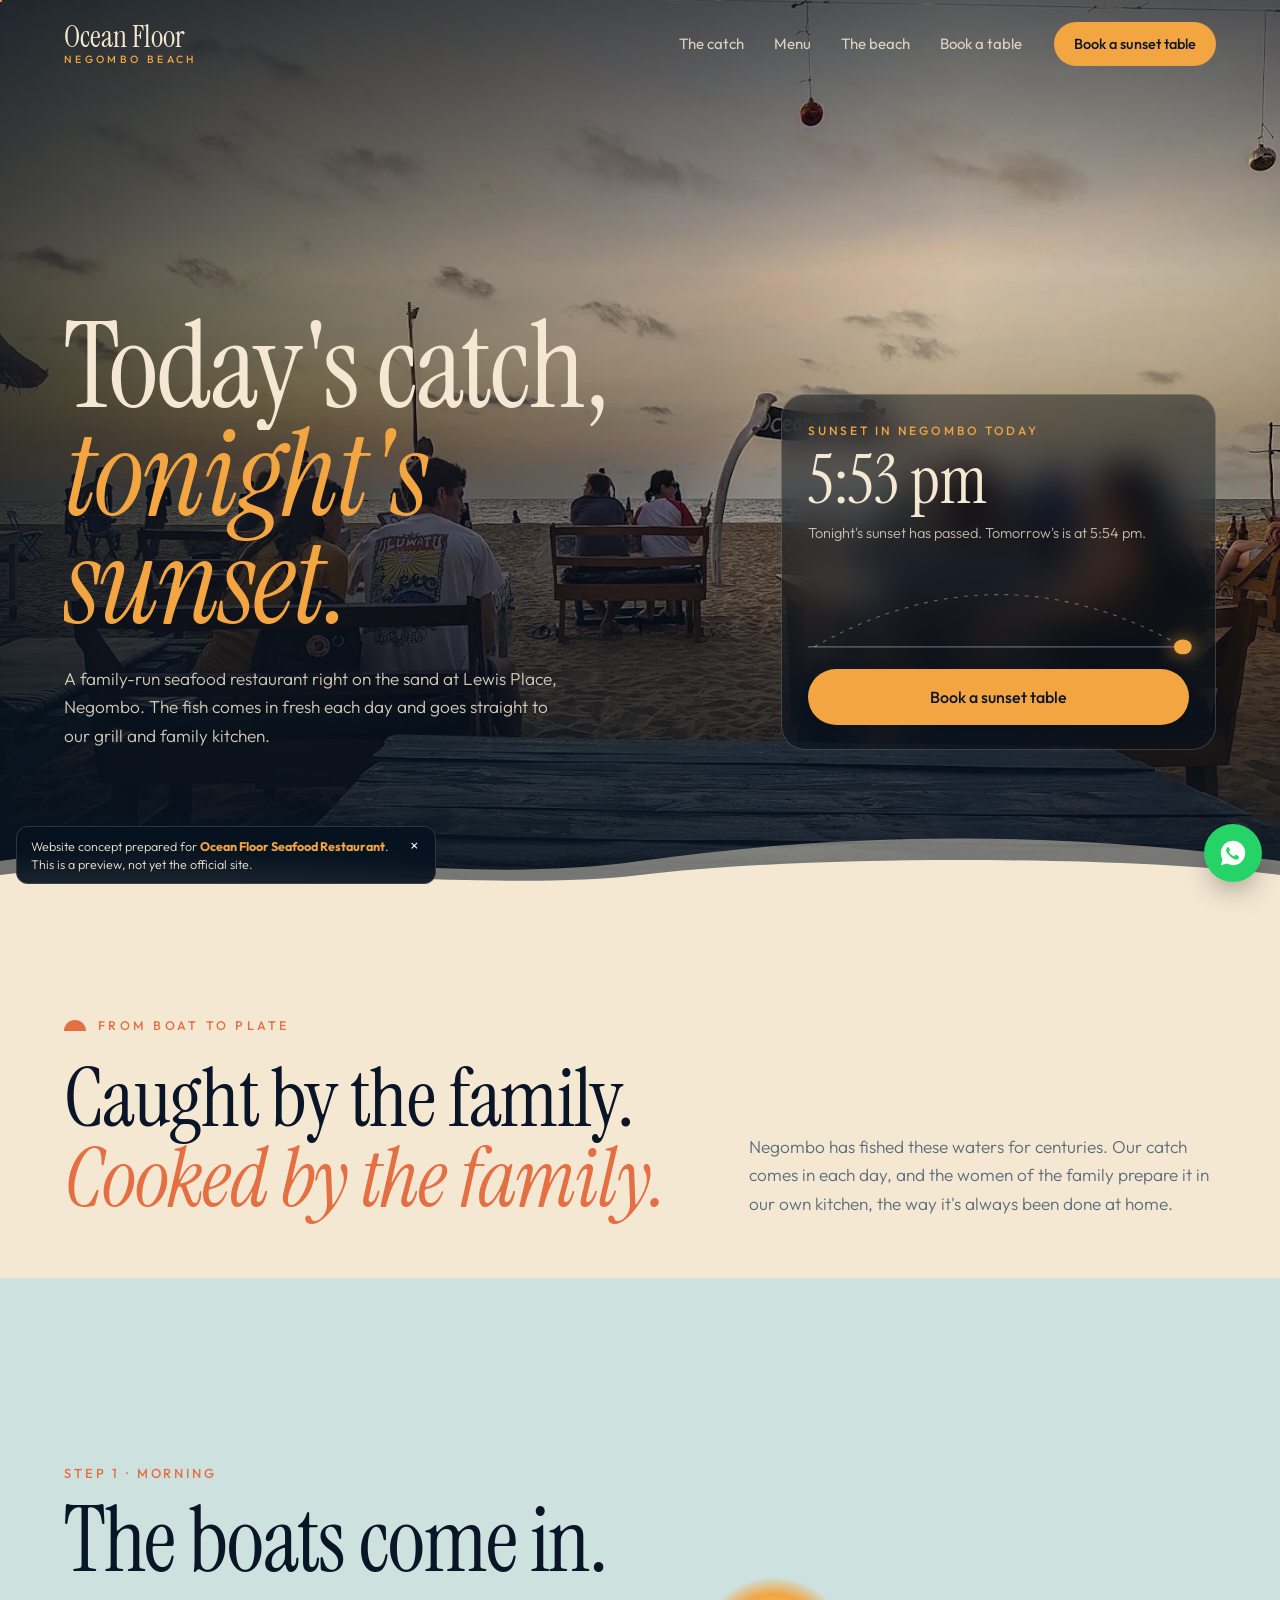
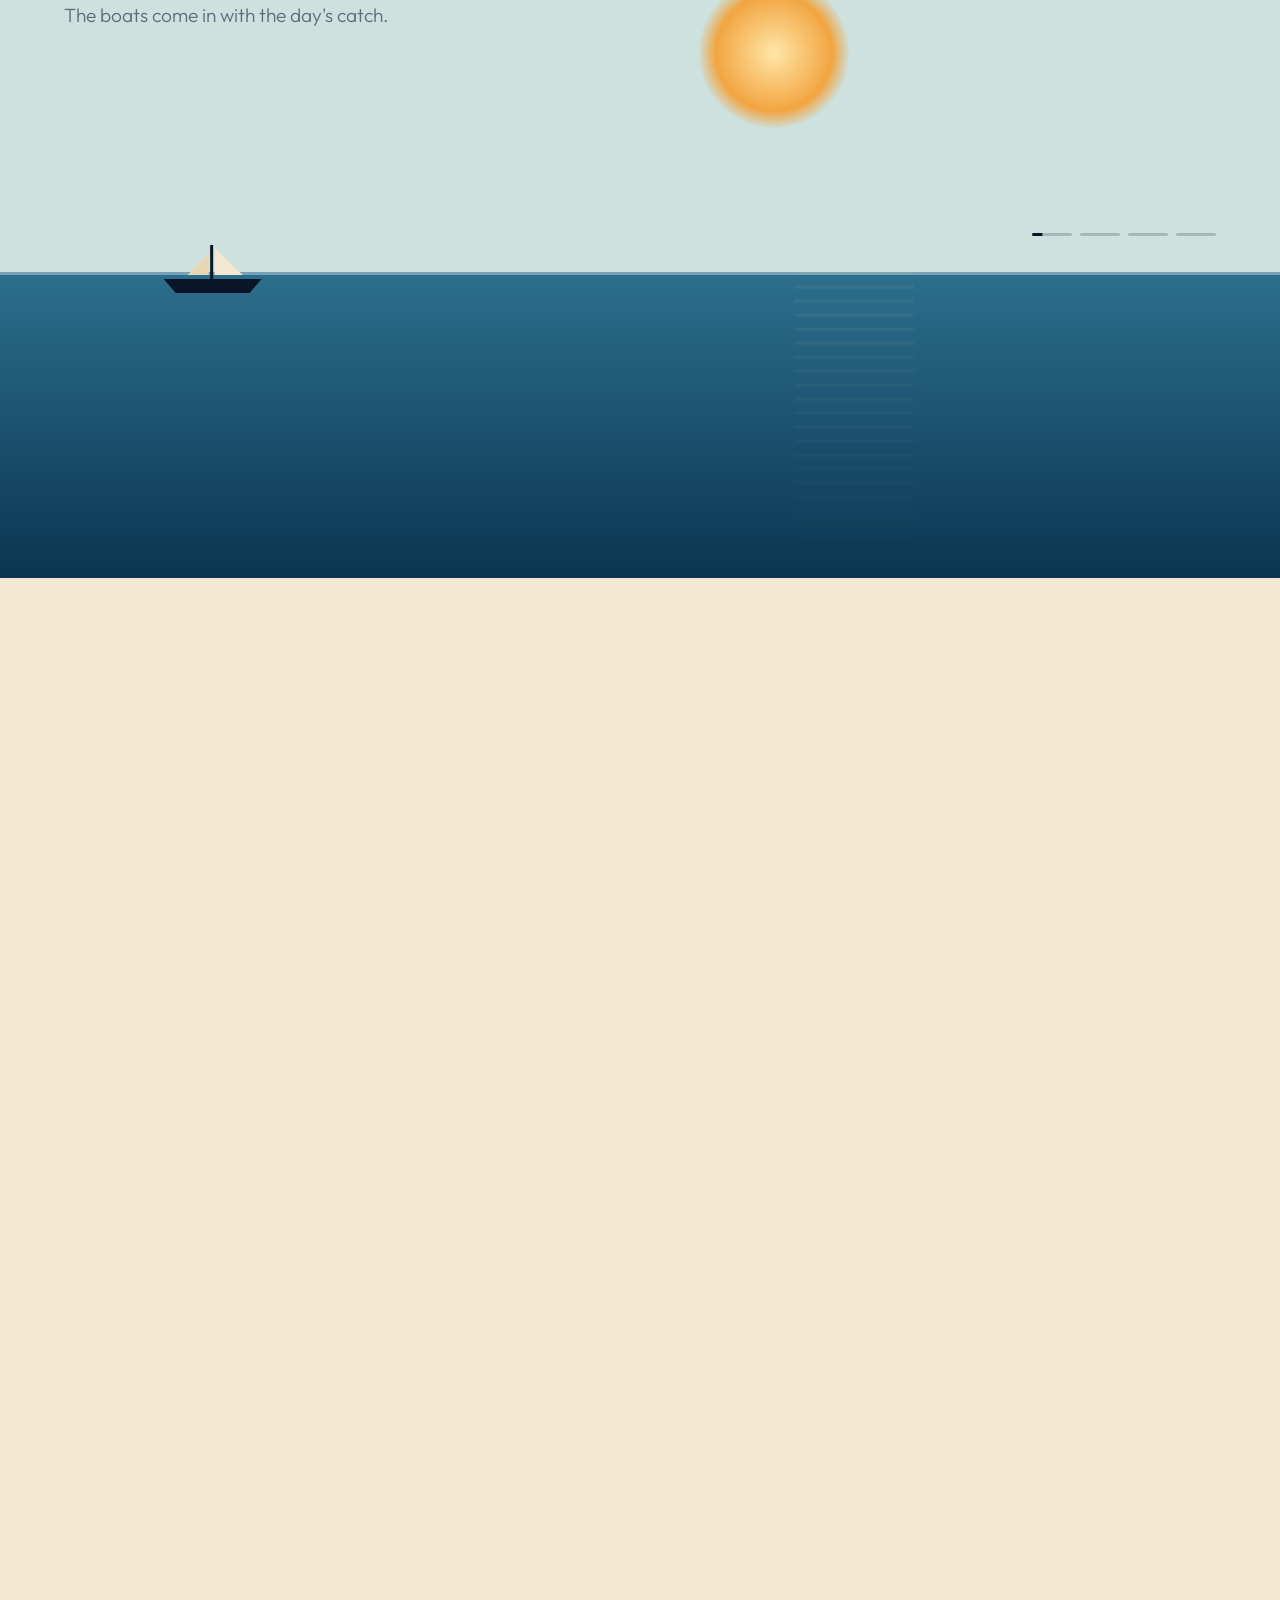
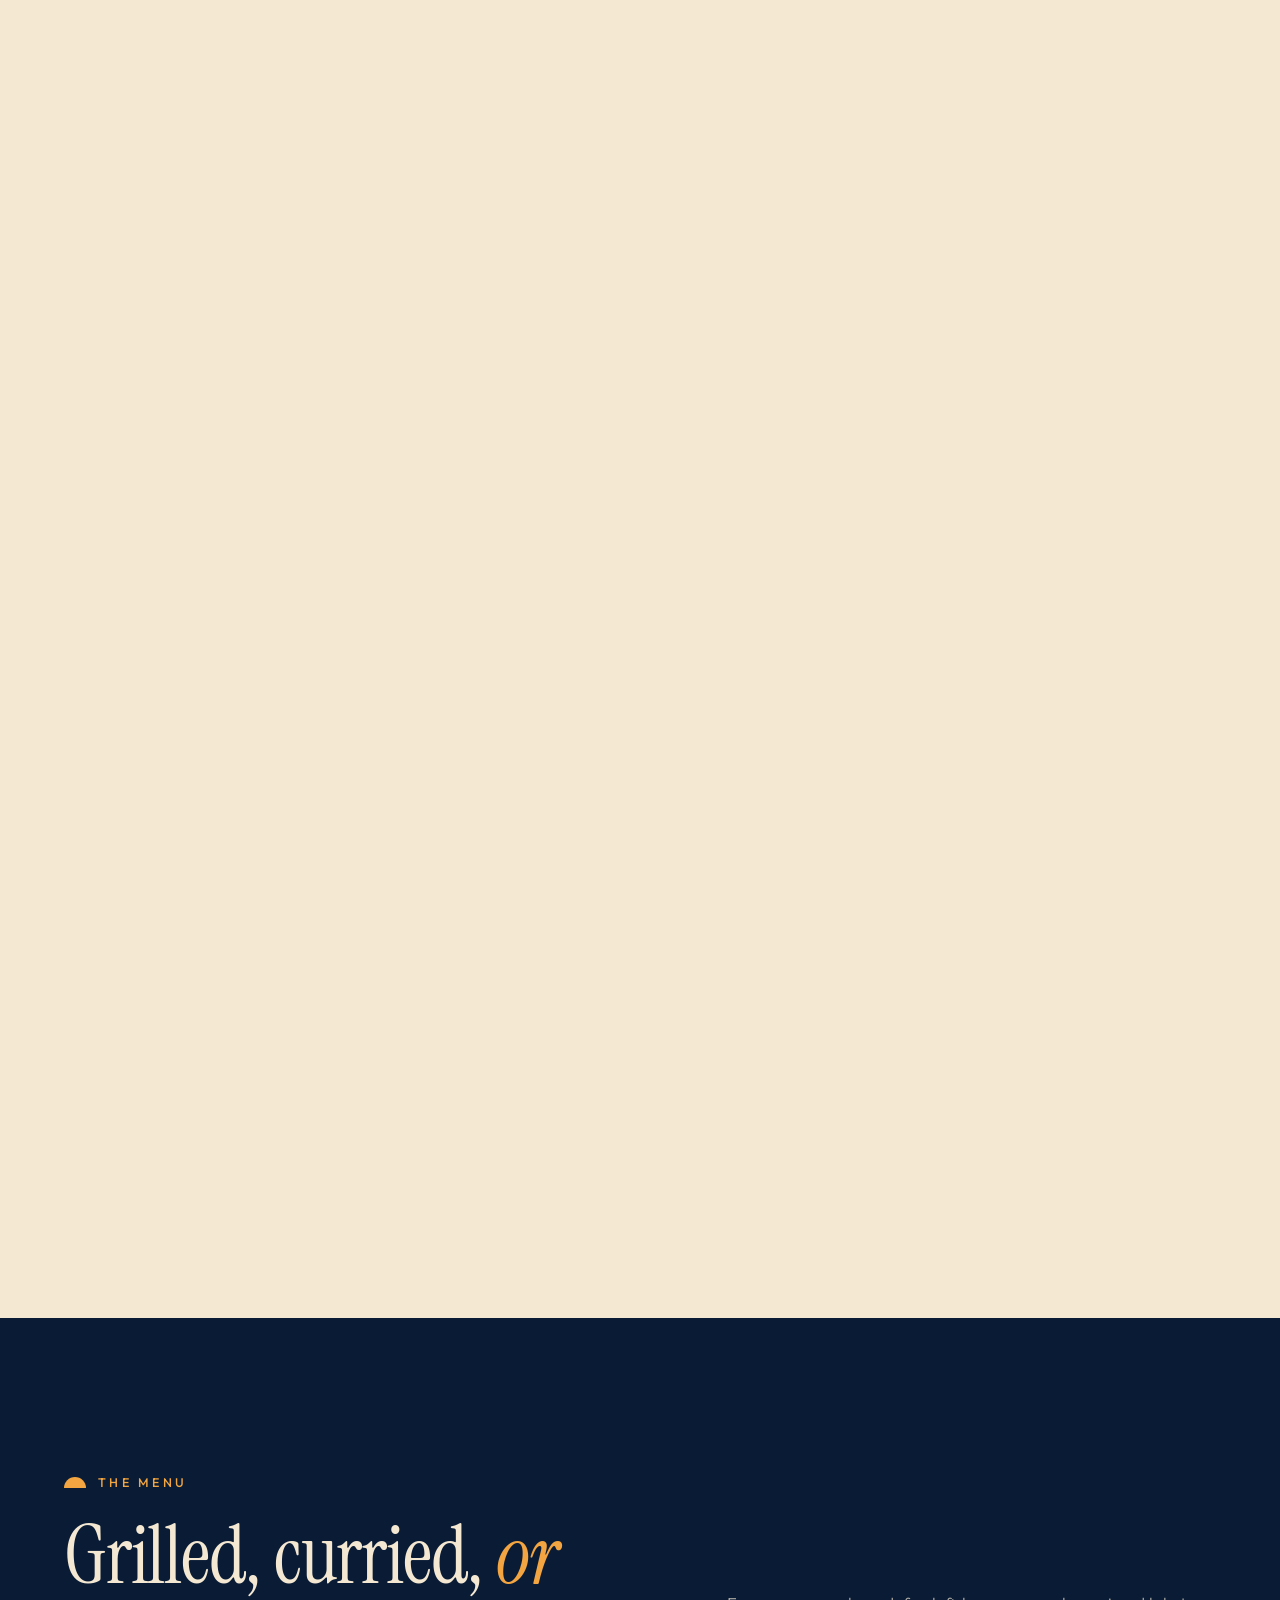
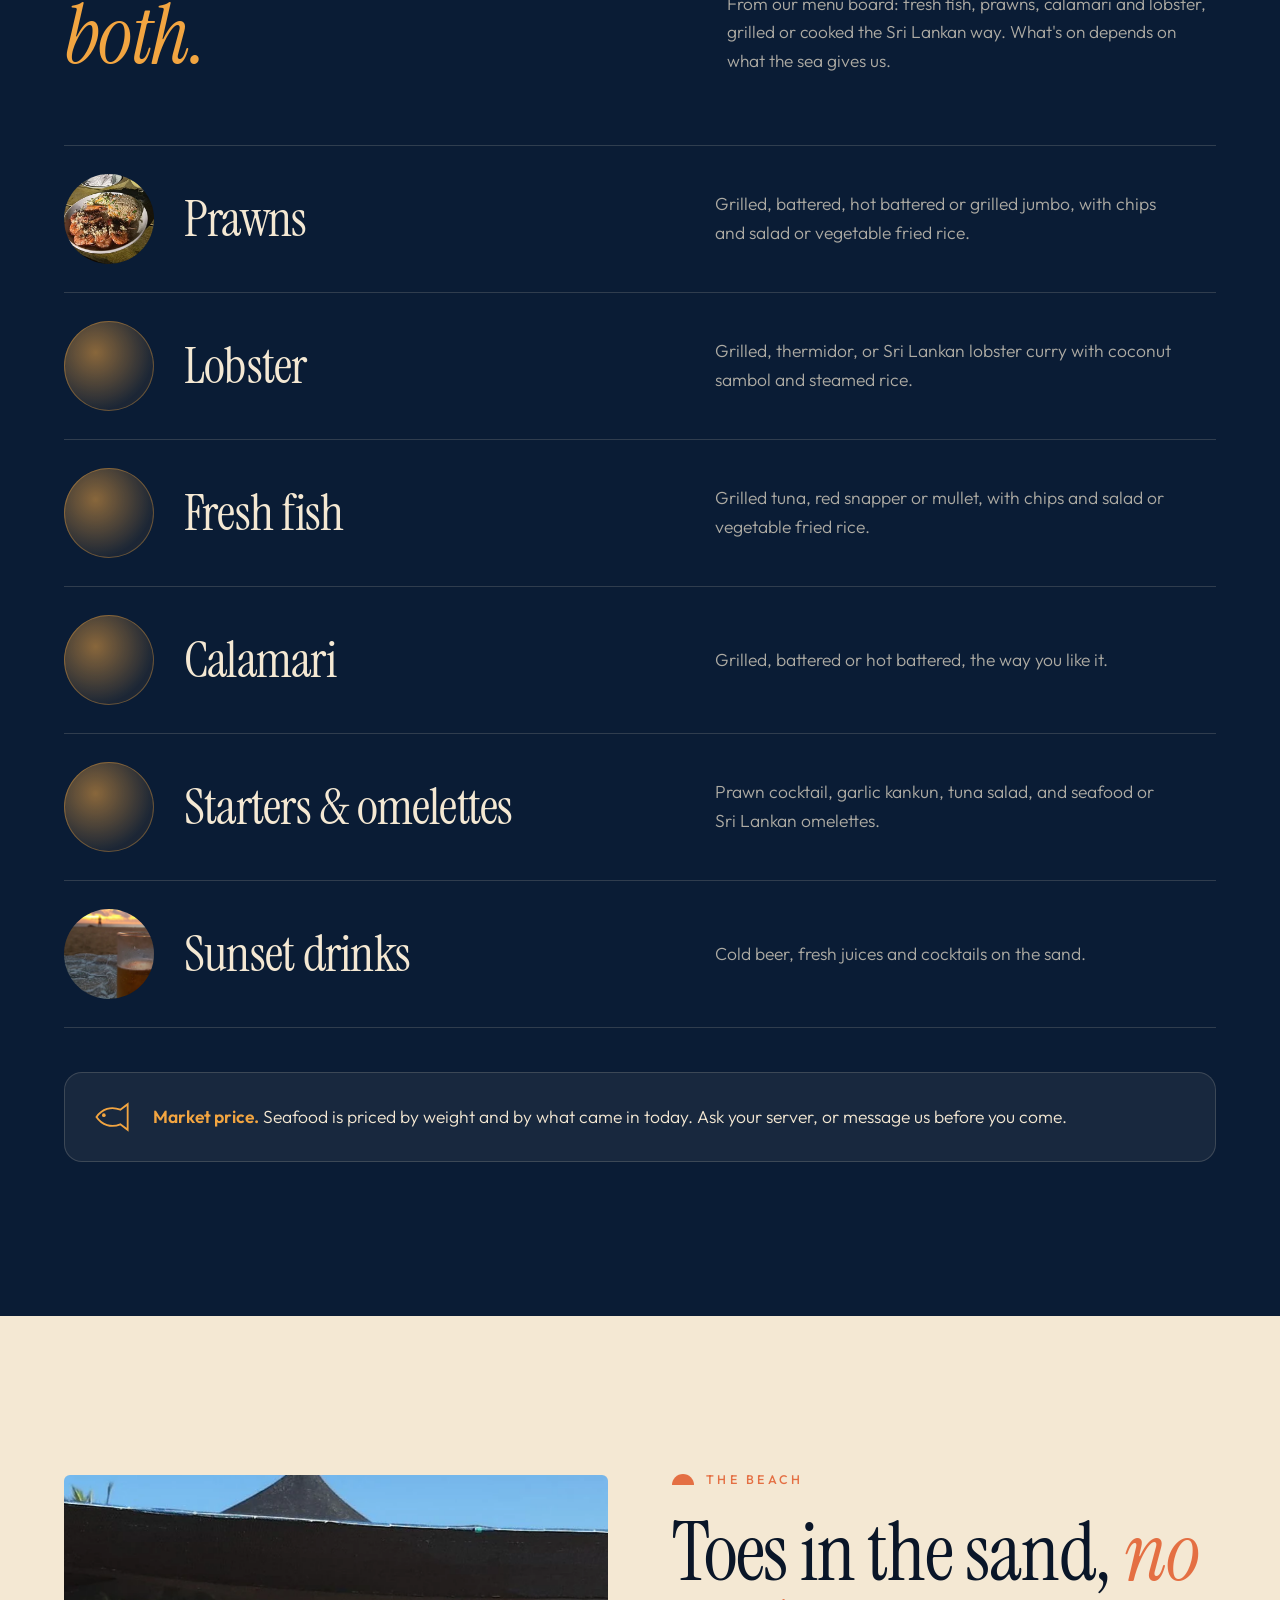
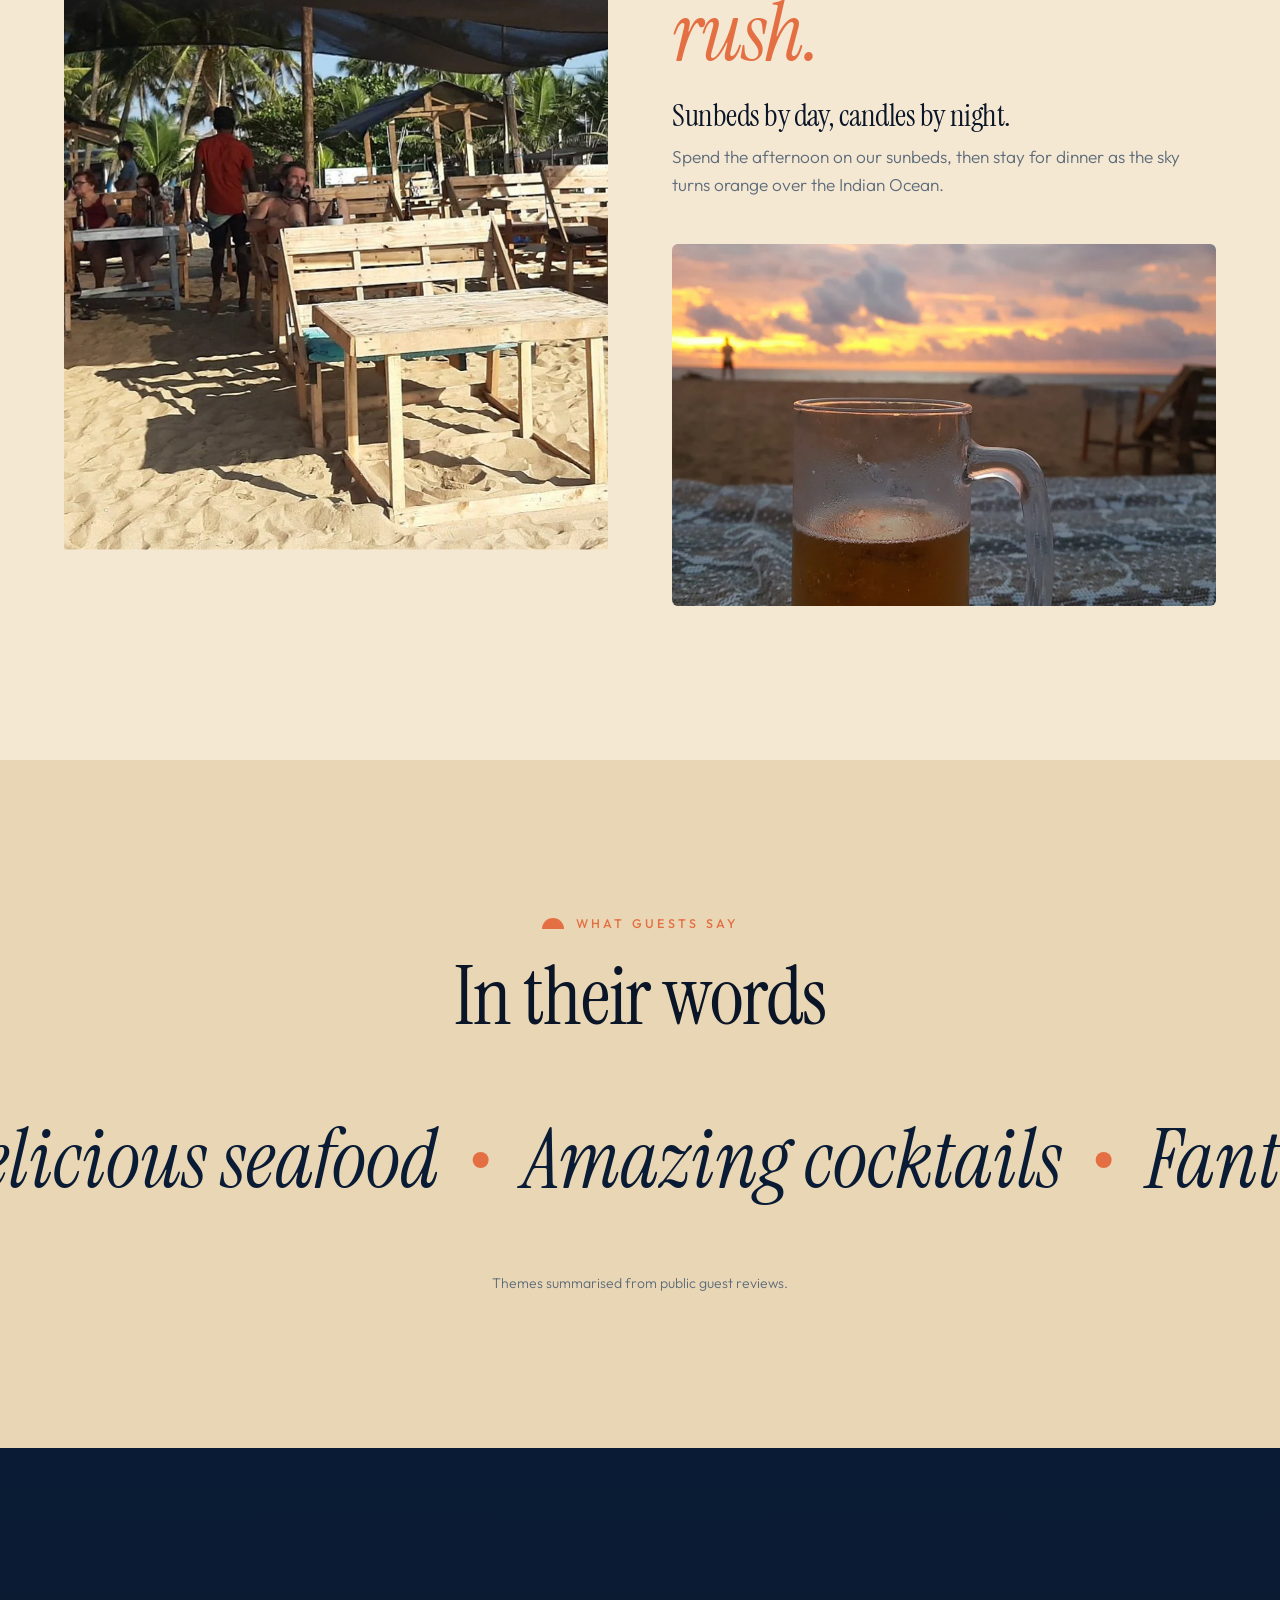
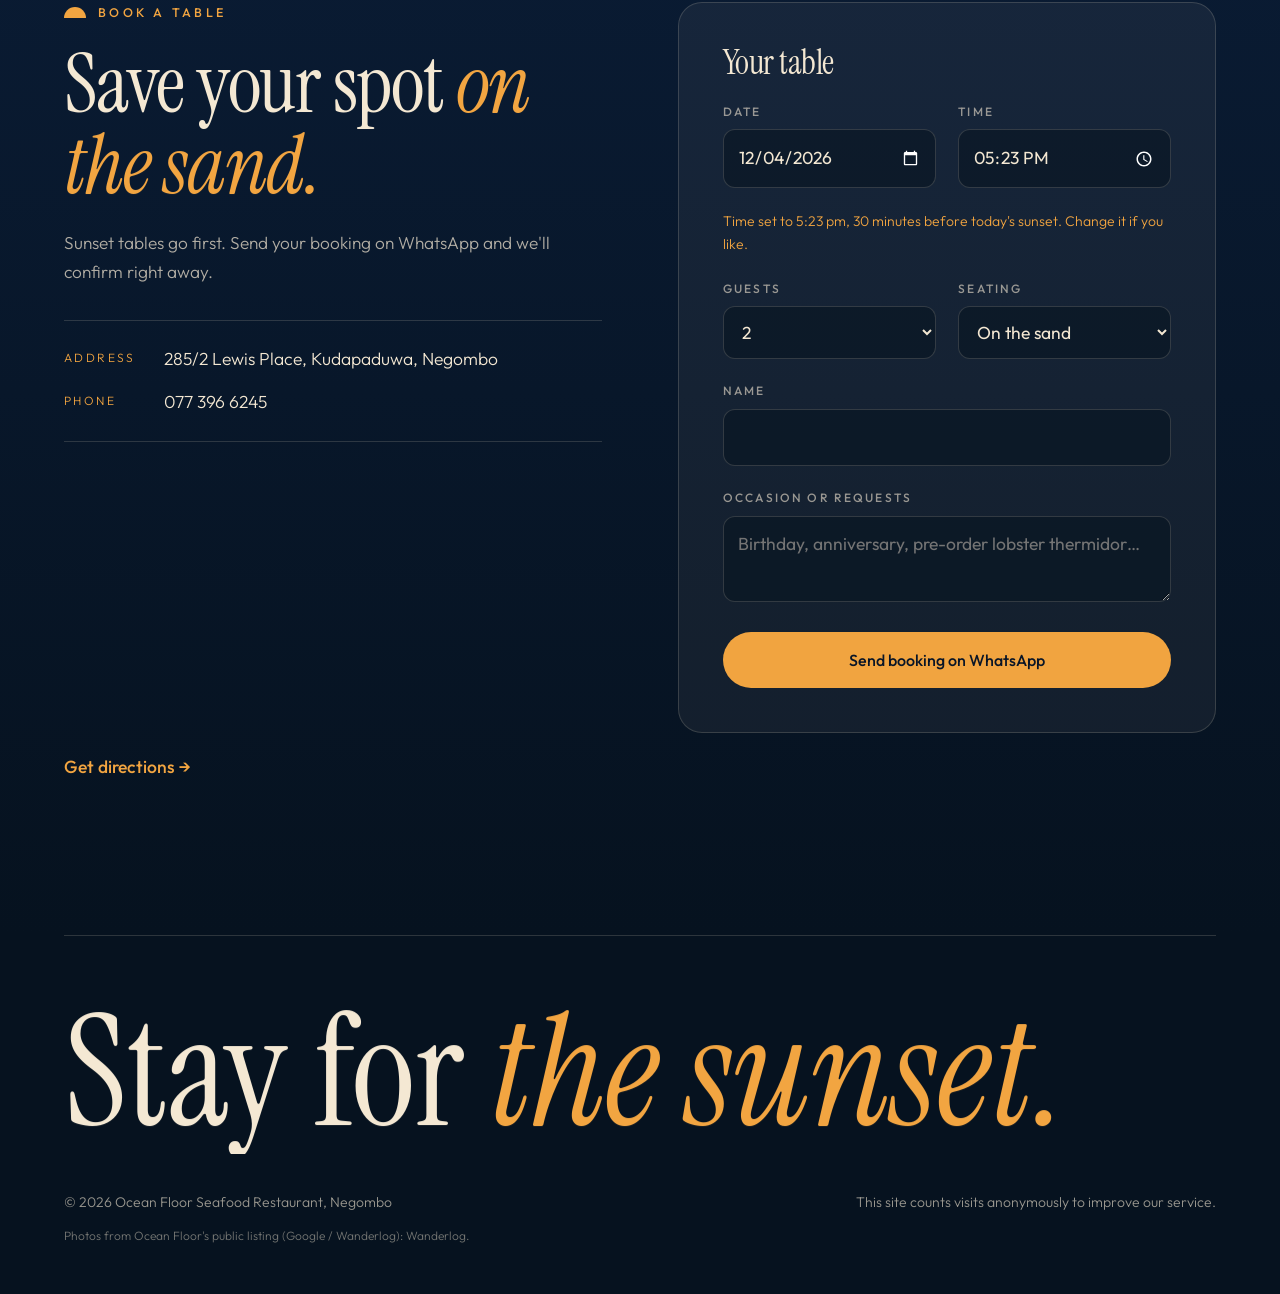
<file: ocean-floor/index.html>
<!doctype html>
<html lang="en">
<head>
<meta charset="utf-8">
<meta name="viewport" content="width=device-width, initial-scale=1">
<title>Ocean Floor Seafood Restaurant Negombo | Beachfront Dining on Lewis Place</title>
<meta name="description" content="Family-run beachfront seafood restaurant on Lewis Place, Negombo. Fresh daily catch, grilled prawns and fish, Sri Lankan curries, cocktails and sunset tables on the sand. Book on WhatsApp: 077 396 6245.">
<link rel="canonical" href="https://jali-rk.github.io/previews/ocean-floor/">
<meta name="robots" content="noindex,nofollow">
<meta name="theme-color" content="#0B1F3A">
<meta name="geo.region" content="LK-12">
<meta name="geo.placename" content="Negombo">
<meta property="og:type" content="website">
<meta property="og:site_name" content="Ocean Floor Seafood Restaurant">
<meta property="og:url" content="https://jali-rk.github.io/previews/ocean-floor/">
<meta property="og:title" content="Ocean Floor · Beachfront seafood in Negombo">
<meta property="og:description" content="Today's catch, grilled on the beach at sunset. Book a table on the sand.">
<meta property="og:image" content="https://jali-rk.github.io/previews/ocean-floor/images/og.jpg">
<meta property="og:locale" content="en_GB">
<meta name="twitter:card" content="summary_large_image">
<link rel="icon" href="favicon.svg" type="image/svg+xml">
<script type="application/ld+json">
{
  "@context":"https://schema.org",
  "@type":"SeafoodRestaurant",
  "name":"Ocean Floor Seafood Restaurant",
  "description":"Family-run beachfront seafood restaurant on Lewis Place, Negombo, serving the daily catch grilled and in Sri Lankan curries, with cocktails and sunset tables on the sand.",
  "url":"https://jali-rk.github.io/previews/ocean-floor/",
  "image":"https://jali-rk.github.io/previews/ocean-floor/images/og.jpg",
  "telephone":"+94773966245",
  "address":{"@type":"PostalAddress","streetAddress":"285/2 Lewis Place, Kudapaduwa","addressLocality":"Negombo","postalCode":"11500","addressRegion":"Western Province","addressCountry":"LK"},
  "servesCuisine":["Seafood","Sri Lankan","Grill"],
  "acceptsReservations":"True",
  "hasMenu":"https://jali-rk.github.io/previews/ocean-floor/#menu"
}
</script>
<script>window.SITE_ANALYTICS={ga4:"G-XXXXXXXXXX",umami:{id:"",src:"https://cloud.umami.is/script.js"},cfBeacon:""};</script>
<script src="assets/analytics.js" defer></script>
<script>document.documentElement.classList.add("m");window.MQ=[];window.onMotion=function(f){MQ.push(f)};setTimeout(function(){if(!window.MOTION_READY)document.documentElement.classList.add("m-off")},4000)</script>
<link rel="stylesheet" href="assets/motion.css">
<script src="assets/vendor/gsap.min.js" defer></script>
<script src="assets/vendor/ScrollTrigger.min.js" defer></script>
<script src="assets/vendor/SplitText.min.js" defer></script>
<script src="assets/vendor/lenis.min.js" defer></script>
<script src="assets/motion.js" defer></script>
<link rel="preconnect" href="https://fonts.googleapis.com">
<link rel="preconnect" href="https://fonts.gstatic.com" crossorigin>
<link href="https://fonts.googleapis.com/css2?family=Instrument+Serif:ital@0;1&family=Outfit:wght@300;400;500;600&display=swap" rel="stylesheet">
<style>
:root{
  --navy:#0A1C35; --navy-2:#12294A; --deep:#06121F; --foam:#CFE8E2; --amber:#F2A541; --coral:#E46F43; --sand:#F4E8D3; --sand-2:#E9D6B4;
  --ink:#0A1628; --mute:#5D6B7A; --line:rgba(10,22,40,.12); --line-l:rgba(244,232,211,.16);
  --display:"Instrument Serif",Georgia,serif; --body:"Outfit",system-ui,sans-serif;
  --wrap:min(1260px,90vw); --ease:cubic-bezier(.2,.7,.2,1);
}
*{box-sizing:border-box;margin:0;padding:0}
body{font-family:var(--body);font-weight:300;color:var(--ink);background:var(--sand);font-size:17.5px;line-height:1.65;-webkit-font-smoothing:antialiased;overflow-x:clip}
img{max-width:100%;display:block}
a{color:inherit;text-decoration:none}
button,input,select,textarea{font:inherit;color:inherit}
button{background:none;border:0;cursor:pointer}
:focus-visible{outline:2px solid var(--amber);outline-offset:3px;border-radius:4px}
.wrap{width:var(--wrap);margin-inline:auto}
h1,h2,h3{font-family:var(--display);font-weight:400;line-height:.98;letter-spacing:-.015em}
h2{font-size:clamp(46px,6.4vw,96px)}
h1 i,h2 i{color:var(--coral)}
h3{font-size:clamp(26px,2.4vw,34px)}
.kicker{font-size:12.5px;font-weight:500;letter-spacing:.26em;text-transform:uppercase;color:var(--coral);margin-bottom:22px;display:flex;align-items:center;gap:12px}
.kicker::before{content:"";width:22px;height:11px;background:currentColor;border-radius:22px 22px 0 0}
.sub{font-size:clamp(17px,1.35vw,19.5px);color:var(--mute);max-width:50ch}
.pad{padding:clamp(100px,12vw,170px) 0}

.btn{display:inline-flex;align-items:center;justify-content:center;gap:10px;height:56px;padding:0 28px;border-radius:999px;background:var(--amber);color:var(--ink);font-weight:500;font-size:16px;transition:background .3s,box-shadow .3s}
.btn:hover{background:#F7B964;box-shadow:0 0 0 6px rgba(242,165,65,.18)}
.btn.wide{width:100%}
.btn.dark{background:var(--navy);color:var(--sand)}
.btn.dark:hover{background:var(--navy-2);box-shadow:0 0 0 6px rgba(10,28,53,.12)}

.concept{position:fixed;left:16px;bottom:16px;z-index:150;max-width:min(420px,calc(100vw - 120px));background:rgba(6,18,31,.92);backdrop-filter:blur(8px);color:var(--sand);font-size:12.5px;line-height:1.45;padding:10px 38px 10px 14px;border-radius:12px;border:1px solid var(--line-l)}
.concept strong{color:var(--amber)}
.concept button{position:absolute;right:8px;top:6px;width:26px;height:26px;color:#fff;font-size:16px}
.progress{background:linear-gradient(90deg,var(--amber),var(--coral))}

/* header */
.hdr{position:fixed;inset:0 0 auto;z-index:100;color:var(--sand);padding:22px 0}
.hdr.is-scrolled{background:rgba(6,18,31,.8);backdrop-filter:blur(16px) saturate(1.4);padding:12px 0}
.hdr-in{width:var(--wrap);margin-inline:auto;display:flex;align-items:center;gap:32px}
.logo{font-family:var(--display);font-size:30px;line-height:.9;margin-right:auto}
.logo small{display:block;font-family:var(--body);font-size:10.5px;font-weight:500;letter-spacing:.32em;text-transform:uppercase;color:var(--amber);margin-top:5px}
.nav{display:flex;gap:30px;font-size:15px;font-weight:400}
.nav a{opacity:.85;position:relative}
.nav a::after{content:"";position:absolute;left:0;right:0;bottom:-6px;height:1px;background:var(--amber);transform:scaleX(0);transition:transform .45s var(--ease);transform-origin:right}
.nav a:hover{opacity:1}.nav a:hover::after{transform:scaleX(1);transform-origin:left}
.hdr .btn{height:44px;padding:0 20px;font-size:14.5px}
.burger{display:none;width:46px;height:46px;border-radius:50%;border:1px solid var(--line-l);position:relative}
.burger span{position:absolute;left:14px;right:14px;height:1.5px;background:currentColor;transition:transform .4s var(--ease),top .4s var(--ease)}
.burger span:first-child{top:18px}.burger span:last-child{top:26px}
.menu-open .burger span:first-child{top:22px;transform:rotate(45deg)}
.menu-open .burger span:last-child{top:22px;transform:rotate(-45deg)}
.menu-panel{position:fixed;inset:0;z-index:90;background:linear-gradient(180deg,var(--navy) 0%,#3B2A4A 70%,var(--coral) 140%);color:var(--sand);padding:120px 8vw 48px;display:flex;flex-direction:column;gap:4px;visibility:hidden;opacity:0;transition:opacity .45s,visibility .45s}
.menu-open .menu-panel{visibility:visible;opacity:1}
.menu-panel a{font-family:var(--display);font-size:clamp(44px,12vw,64px);line-height:1.12}
.menu-panel .btn{font-family:var(--body);font-size:16px;margin-top:28px;align-self:flex-start}
.menu-panel p{margin-top:auto;font-size:14px;opacity:.75}

/* hero */
.hero{position:relative;min-height:100svh;color:var(--sand);overflow:hidden;display:flex;align-items:flex-end;background:var(--deep)}
.hero-media{position:absolute;inset:0}
.hero-media img{width:100%;height:100%;object-fit:cover}
.hero-media::after{content:"";position:absolute;inset:0;background:linear-gradient(90deg,rgba(6,18,31,.72) 0%,rgba(6,18,31,.25) 55%,rgba(6,18,31,0) 75%),linear-gradient(180deg,rgba(6,18,31,.5) 0%,rgba(6,18,31,0) 30%,rgba(6,18,31,.2) 55%,rgba(6,18,31,.88) 100%)}
.hero-in{position:relative;width:var(--wrap);margin-inline:auto;display:grid;grid-template-columns:1.5fr 1fr;gap:5vw;align-items:end;padding:0 0 150px}
.hero h1{font-size:clamp(60px,9.4vw,150px);line-height:.9}
.hero h1 i{color:var(--amber)}
.hero .lead{max-width:46ch;margin-top:28px;font-size:clamp(17px,1.35vw,19.5px);color:rgba(244,232,211,.86)}
.sunset{background:rgba(6,18,31,.46);backdrop-filter:blur(18px) saturate(1.3);border:1px solid rgba(244,232,211,.2);border-radius:24px;padding:26px 26px 24px}
.sunset .lbl{font-size:12px;letter-spacing:.24em;text-transform:uppercase;color:var(--amber);font-weight:500}
.sunset .time{font-family:var(--display);font-size:clamp(54px,5.2vw,78px);line-height:1;margin:8px 0 6px}
.sunset .count{font-size:14.5px;color:rgba(244,232,211,.78);min-height:46px}
.arc{margin:18px 0 20px;height:64px}
.arc svg{width:100%;height:100%;overflow:visible}
#sunDot{filter:drop-shadow(0 0 8px rgba(242,165,65,.9))}
.waves{position:absolute;left:0;right:0;bottom:-1px;height:90px;pointer-events:none;overflow:hidden}
.waves svg{position:absolute;bottom:0;width:200%;height:100%;left:0}
.waves .w1{animation:drift 18s linear infinite;opacity:.45}
.waves .w2{animation:drift 11s linear infinite reverse}
@keyframes drift{to{transform:translateX(-50%)}}

/* scrolly: sky changes with the day */
.day{position:relative;background:var(--sand)}
.day-intro{padding-top:clamp(80px,9vw,130px)}
.day-intro .row{display:grid;grid-template-columns:1.3fr 1fr;gap:6vw;align-items:end}
.steps{display:grid;grid-template-columns:repeat(4,1fr);gap:28px;padding:70px 0 clamp(100px,12vw,160px);width:var(--wrap);margin-inline:auto}
.step .t{font-size:12.5px;letter-spacing:.22em;text-transform:uppercase;color:var(--coral);font-weight:500}
.step h3{margin:10px 0 10px}
.step p{color:var(--mute)}
html.m-ready .day .steps{display:block;height:360svh;padding:0;position:relative;width:auto;margin-top:60px}
html.m-ready .scene{position:sticky;top:0;height:100svh;overflow:hidden}
.scene{display:none}
html.m-ready .scene{display:block}
.sky{position:absolute;inset:0;background:#BFE0EA}
.sun{position:absolute;width:150px;height:150px;border-radius:50%;background:radial-gradient(circle,#FFE6A8 0%,var(--amber) 55%,rgba(242,165,65,0) 72%);left:70%;top:12%}
.sea{position:absolute;left:0;right:0;bottom:0;height:34%;background:linear-gradient(180deg,#2D6F8E,#0A3550)}
.sea::before{content:"";position:absolute;inset:0 0 auto;height:3px;background:rgba(255,255,255,.35)}
.glint{position:absolute;left:62%;top:0;width:120px;height:100%;background:repeating-linear-gradient(180deg,rgba(255,230,168,.55) 0 2px,transparent 2px 14px);filter:blur(1px);opacity:.6;mask:linear-gradient(180deg,#000,transparent)}
.boat{position:absolute;bottom:31%;left:8%;width:110px}
.scene-txt{position:absolute;left:max(5vw,calc((100vw - 1260px)/2));top:20%;width:min(620px,86vw)}
.scene-txt .step{position:absolute;inset:0 auto auto 0;opacity:0;width:100%}
.scene-txt .step:first-child{opacity:1}
.scene-txt .step h3{font-size:clamp(54px,7vw,110px);line-height:.9;margin:14px 0 18px}
.scene-txt .step p{font-size:clamp(18px,1.5vw,21px);max-width:30ch}
.scene-txt .step .t{font-size:13px}
.clock{position:absolute;right:max(5vw,calc((100vw - 1260px)/2));bottom:38%;display:flex;gap:8px}
.clock i{width:40px;height:3px;border-radius:3px;background:rgba(10,22,40,.2);overflow:hidden;position:relative}
.clock i b{position:absolute;inset:0;background:currentColor;transform:scaleX(0);transform-origin:left}

/* menu */
.menu{background:var(--navy);color:var(--sand)}
.menu .sub{color:rgba(244,232,211,.7)}
.menu-head{display:grid;grid-template-columns:1.2fr 1fr;gap:6vw;align-items:end;margin-bottom:70px}
.dishes{list-style:none;border-top:1px solid var(--line-l)}
.dish{display:grid;grid-template-columns:90px 1fr 1fr;gap:30px;align-items:center;padding:28px 0;border-bottom:1px solid var(--line-l);position:relative;transition:padding .5s var(--ease)}
.dish img,.dish .dot{width:90px;height:90px;border-radius:50%;object-fit:cover}
.dish .dot{background:radial-gradient(circle at 35% 35%,rgba(242,165,65,.55),rgba(242,165,65,.08) 70%);box-shadow:inset 0 0 0 1px rgba(242,165,65,.35)}
.dish h3{font-size:clamp(34px,4vw,58px);transition:color .4s,transform .5s var(--ease)}
.dish p{color:rgba(244,232,211,.7);max-width:38ch}
.dish:hover h3{color:var(--amber);transform:translateX(12px)}
.float-img{position:fixed;left:0;top:0;width:240px;height:240px;border-radius:50%;overflow:hidden;pointer-events:none;z-index:60;opacity:0;transform:scale(.6)}
.float-img img{width:100%;height:100%;object-fit:cover}
.market{display:flex;gap:18px;align-items:center;margin-top:44px;padding:22px 26px;border-radius:18px;background:rgba(244,232,211,.06);border:1px solid var(--line-l)}
.market svg{width:44px;height:44px;flex:none;color:var(--amber)}
.market b{font-weight:600;color:var(--amber)}

/* beach */
.beach-grid{display:grid;grid-template-columns:1fr 1fr;gap:clamp(30px,5vw,80px);align-items:center}
.beach .frame{overflow:hidden;border-radius:6px}
.beach .frame img{width:100%;height:100%;object-fit:cover}
.beach .tall{aspect-ratio:3/4}
.beach .wide{aspect-ratio:3/2;margin-top:44px}
.beach h2{margin-bottom:28px}
.beach .txt h3{margin-bottom:12px}

/* praise */
.praise{background:var(--sand-2);overflow:hidden}
.praise .head{text-align:center;margin-bottom:56px}
.praise .head .kicker{justify-content:center}
.praise-line .marquee-track span{font-family:var(--display);font-style:italic;font-size:clamp(46px,6.4vw,100px);padding:0 34px;color:var(--navy)}
.praise-line .marquee-track i{width:16px;height:16px;border-radius:50%;background:var(--coral);flex:none}
.praise small{display:block;text-align:center;margin-top:44px;color:var(--mute);font-size:14px}

/* book */
.book{background:linear-gradient(180deg,var(--navy) 0%,var(--deep) 100%);color:var(--sand)}
.book .grid{display:grid;grid-template-columns:1fr 1fr;gap:clamp(40px,6vw,100px);align-items:start}
.book .sub{color:rgba(244,232,211,.72);margin:24px 0 34px}
.book dl{display:grid;grid-template-columns:auto 1fr;gap:14px 28px;padding:24px 0;border-top:1px solid var(--line-l);border-bottom:1px solid var(--line-l)}
.book dt{font-size:12px;letter-spacing:.2em;text-transform:uppercase;color:var(--amber);padding-top:3px}
.book iframe{width:100%;height:260px;border:0;border-radius:16px;margin-top:28px;filter:grayscale(.3)}
.dir{display:inline-block;margin-top:14px;color:var(--amber);font-weight:500}
form{background:rgba(244,232,211,.06);border:1px solid var(--line-l);border-radius:24px;padding:clamp(26px,3.4vw,44px);display:grid;grid-template-columns:1fr 1fr;gap:22px}
form h3{grid-column:1/-1;font-size:34px}
form .full{grid-column:1/-1}
label{display:block;font-size:12px;letter-spacing:.18em;text-transform:uppercase;color:rgba(244,232,211,.6);margin-bottom:8px;font-weight:500}
input,select,textarea{width:100%;background:rgba(6,18,31,.5);border:1px solid var(--line-l);border-radius:12px;padding:13px 14px;font-weight:400;color:var(--sand);color-scheme:dark;transition:border-color .3s}
input:focus,select:focus,textarea:focus{outline:none;border-color:var(--amber)}
.preset{grid-column:1/-1;font-size:14px;color:var(--amber);display:flex;gap:8px;align-items:center}

footer{background:var(--deep);color:rgba(244,232,211,.62);font-size:14px;padding:0 0 48px}
footer .big{font-family:var(--display);font-size:clamp(60px,12vw,190px);line-height:.88;color:var(--sand);padding:70px 0 50px;border-top:1px solid var(--line-l)}
footer .big i{color:var(--amber)}
footer .row{display:flex;flex-wrap:wrap;gap:12px 32px;justify-content:space-between}
footer a:hover{color:var(--amber)}

.wa-float{position:fixed;right:18px;bottom:18px;z-index:140;width:58px;height:58px;border-radius:50%;background:#25D366;display:grid;place-items:center;box-shadow:0 14px 30px -10px rgba(0,0,0,.45);transition:transform .3s var(--ease)}
.wa-float:hover{transform:scale(1.07)}
.wa-float svg{width:30px;height:30px;fill:#fff}

@media (max-width:959px){
  .hdr .nav,.hdr .btn{display:none}
  .burger{display:block}
  .hero-in{grid-template-columns:1fr;padding:140px 0 120px;gap:36px}
  .day-intro .row,.menu-head,.beach-grid,.book .grid{grid-template-columns:1fr}
  .steps{grid-template-columns:1fr 1fr}
  .sun{width:100px;height:100px}
  .scene-txt{top:auto;bottom:15%;height:40%;color:var(--sand)}
  .scene-txt .step{inset:auto auto 0 0}
  .scene-txt .step p{color:rgba(244,232,211,.8)}
  .hero-media::after{background:linear-gradient(180deg,rgba(6,18,31,.55) 0%,rgba(6,18,31,.45) 40%,rgba(6,18,31,.92) 100%)}
  .scene-txt .step h3{font-size:clamp(48px,13vw,72px)}
  .clock{left:5vw;right:auto;top:13%;bottom:auto}
  .dish{grid-template-columns:70px 1fr;gap:6px 18px}
  .dish img,.dish .dot{width:70px;height:70px;grid-row:span 2}
  .float-img{display:none}
  form{grid-template-columns:1fr}
}
@media (prefers-reduced-motion:reduce){ .waves svg{animation:none} }

/* sharpness: never stretch the hero photo past its real size */
@media (min-width:1441px){ .hero-media{left:50%;right:auto;width:1440px;margin-left:-720px;-webkit-mask-image:linear-gradient(90deg,transparent,#000 14%,#000 86%,transparent);mask-image:linear-gradient(90deg,transparent,#000 14%,#000 86%,transparent)} }
@media (max-width:959px){ .hero-media{bottom:auto;height:56%;-webkit-mask-image:linear-gradient(#000 62%,transparent);mask-image:linear-gradient(#000 62%,transparent)} }
</style>
</head>
<body>
<div class="concept">Website concept prepared for <strong>Ocean Floor Seafood Restaurant</strong>. This is a preview, not yet the official site. <button aria-label="Hide notice" onclick="this.parentElement.remove()">×</button></div>
<div class="progress" data-progress></div>

<header class="hdr" data-header>
  <div class="hdr-in">
    <a class="logo" href="#top">Ocean Floor<small>Negombo Beach</small></a>
    <nav class="nav" aria-label="Main"><a href="#catch">The catch</a><a href="#menu">Menu</a><a href="#beach">The beach</a><a href="#book">Book a table</a></nav>
    <a class="btn" href="#book">Book a sunset table</a>
    <button class="burger" data-menu-toggle aria-expanded="false" aria-controls="menu-panel" aria-label="Open menu"><span></span><span></span></button>
  </div>
</header>
<nav class="menu-panel" id="menu-panel" data-menu aria-label="Mobile">
  <a href="#catch">The catch</a><a href="#menu">Menu</a><a href="#beach">The beach</a><a href="#book">Book a table</a>
  <a class="btn" href="tel:+94773966245">Call 077 396 6245</a>
  <p data-menu-item>285/2 Lewis Place, Kudapaduwa, Negombo</p>
</nav>

<main id="top">
  <section class="hero">
    <div class="hero-media"><img src="images/hero.webp" alt="Guests at tables on the sand at Ocean Floor, watching the sunset over Negombo beach" width="1434" height="1080" fetchpriority="high" data-reveal="zoom"></div>
    <div class="hero-in">
      <div>
        <h1 data-split="lines" data-delay=".35">Today's catch, <i>tonight's sunset.</i></h1>
        <p class="lead" data-reveal="up" data-delay=".85">A family-run seafood restaurant right on the sand at Lewis Place, Negombo. The fish comes in fresh each day and goes straight to our grill and family kitchen.</p>
      </div>
      <aside class="sunset" aria-label="Tonight's sunset in Negombo" data-reveal="up" data-delay="1.05">
        <p class="lbl">Sunset in Negombo today</p>
        <p class="time" id="sunTime">6:00 pm</p>
        <p class="count" id="sunCount">Calculating…</p>
        <div class="arc" aria-hidden="true">
          <svg viewBox="0 0 300 60" preserveAspectRatio="none">
            <path d="M5 58 Q150 -40 295 58" fill="none" stroke="rgba(255,255,255,.35)" stroke-dasharray="3 5"/>
            <line x1="0" y1="58" x2="300" y2="58" stroke="rgba(255,255,255,.35)"/>
            <circle id="sunDot" r="7" fill="#F2A541" cx="5" cy="58"/>
          </svg>
        </div>
        <a class="btn wide" href="#book" id="sunBook" data-magnetic>Book a sunset table</a>
      </aside>
    </div>
    <div class="waves" aria-hidden="true">
      <svg class="w1" viewBox="0 0 2880 90" preserveAspectRatio="none"><path d="M0 50 C240 20 480 80 720 50 S1200 20 1440 50 S1920 80 2160 50 S2640 20 2880 50 V90 H0z" fill="#F4E8D3"/></svg>
      <svg class="w2" viewBox="0 0 2880 90" preserveAspectRatio="none"><path d="M0 64 C180 44 540 84 720 64 S1260 44 1440 64 S1980 84 2160 64 S2700 44 2880 64 V90 H0z" fill="#F4E8D3"/></svg>
    </div>
  </section>

  <section class="day" id="catch">
    <div class="wrap day-intro">
      <p class="kicker" data-reveal="up">From boat to plate</p>
      <div class="row">
        <h2 data-split="lines">Caught by the family. <i>Cooked by the family.</i></h2>
        <p class="sub" data-reveal="up">Negombo has fished these waters for centuries. Our catch comes in each day, and the women of the family prepare it in our own kitchen, the way it's always been done at home.</p>
      </div>
    </div>
    <div class="steps">
      <div class="scene" aria-hidden="true">
        <div class="sky"></div>
        <div class="sun"></div>
        <div class="sea"><div class="glint"></div></div>
        <svg class="boat" viewBox="0 0 110 60"><path d="M6 40h98l-12 14H18z" fill="#0A1628"/><path d="M54 6v34" stroke="#0A1628" stroke-width="3"/><path d="M57 9l28 27H57z" fill="#F4E8D3"/><path d="M51 14L30 36h21z" fill="#E9D6B4"/></svg>
        <div class="clock"><i><b></b></i><i><b></b></i><i><b></b></i><i><b></b></i></div>
        <div class="scene-txt">
          <div class="step"><span class="t">Step 1 · Morning</span><h3>The boats come in.</h3><p>The boats come in with the day's catch.</p></div>
          <div class="step"><span class="t">Step 2 · Choose</span><h3>The best of it.</h3><p>We pick the best of it for the kitchen.</p></div>
          <div class="step"><span class="t">Step 3 · Cook</span><h3>Grill or curry.</h3><p>Grilled simply or slow-cooked in a family curry.</p></div>
          <div class="step"><span class="t">Step 4 · Serve</span><h3>On the sand.</h3><p>On your table on the sand, as the sun goes down.</p></div>
        </div>
      </div>
      <div class="fallback" style="display:contents">
        <div class="step"><span class="t">Morning</span><h3>Boats in</h3><p>The boats come in with the day's catch.</p></div>
        <div class="step"><span class="t">Choose</span><h3>The best of it</h3><p>We pick the best of it for the kitchen.</p></div>
        <div class="step"><span class="t">Cook</span><h3>Grill or curry</h3><p>Grilled simply or slow-cooked in a family curry.</p></div>
        <div class="step"><span class="t">Serve</span><h3>On the sand</h3><p>On your table on the sand, as the sun goes down.</p></div>
      </div>
    </div>
  </section>

  <section class="menu pad" id="menu">
    <div class="wrap">
      <div class="menu-head">
        <div><p class="kicker" style="color:var(--amber)" data-reveal="up">The menu</p><h2 data-split="lines">Grilled, curried, <i style="color:var(--amber)">or both.</i></h2></div>
        <p class="sub" data-reveal="up">From our menu board: fresh fish, prawns, calamari and lobster, grilled or cooked the Sri Lankan way. What's on depends on what the sea gives us.</p>
      </div>
      <ul class="dishes" data-reveal-group data-stagger=".06">
        <li class="dish"><img src="images/m1.webp" alt="Grilled prawns with fried rice at Ocean Floor" loading="lazy" width="400" height="356"><h3>Prawns</h3><p>Grilled, battered, hot battered or grilled jumbo, with chips and salad or vegetable fried rice.</p></li>
        <li class="dish"><span class="dot" aria-hidden="true"></span><h3>Lobster</h3><p>Grilled, thermidor, or Sri Lankan lobster curry with coconut sambol and steamed rice.</p></li>
        <li class="dish"><span class="dot" aria-hidden="true"></span><h3>Fresh fish</h3><p>Grilled tuna, red snapper or mullet, with chips and salad or vegetable fried rice.</p></li>
        <li class="dish"><span class="dot" aria-hidden="true"></span><h3>Calamari</h3><p>Grilled, battered or hot battered, the way you like it.</p></li>
        <li class="dish"><span class="dot" aria-hidden="true"></span><h3>Starters &amp; omelettes</h3><p>Prawn cocktail, garlic kankun, tuna salad, and seafood or Sri Lankan omelettes.</p></li>
        <li class="dish"><img src="images/m6.webp" alt="A cold beer on the sand at sunset" loading="lazy" width="400" height="400"><h3>Sunset drinks</h3><p>Cold beer, fresh juices and cocktails on the sand.</p></li>
      </ul>
      <div class="market" data-reveal="up">
        <svg viewBox="0 0 48 48" aria-hidden="true"><path d="M6 24c6-9 16-12 26-8l8-6v28l-8-6c-10 4-20 1-26-8z" fill="none" stroke="currentColor" stroke-width="2"/><circle cx="14" cy="22" r="2" fill="currentColor"/></svg>
        <p><b>Market price.</b> Seafood is priced by weight and by what came in today. Ask your server, or message us before you come.</p>
      </div>
    </div>
    <div class="float-img" aria-hidden="true"><img alt="" src="images/m1.webp"></div>
  </section>

  <section class="beach pad" id="beach">
    <div class="wrap beach-grid">
      <div class="frame tall" data-reveal="image"><img src="images/b1.webp" alt="Wooden tables under shade on the sand at Ocean Floor" loading="lazy" width="845" height="1080" data-parallax="7"></div>
      <div>
        <p class="kicker" data-reveal="up">The beach</p>
        <h2 data-split="lines">Toes in the sand, <i>no rush.</i></h2>
        <div class="txt" data-reveal="up"><h3>Sunbeds by day, candles by night.</h3><p class="sub">Spend the afternoon on our sunbeds, then stay for dinner as the sky turns orange over the Indian Ocean.</p></div>
        <div class="frame wide" data-reveal="image"><img src="images/b2.webp" alt="A cold beer on a table by the sea at sunset" loading="lazy" width="1400" height="583"></div>
      </div>
    </div>
  </section>

  <section class="praise pad">
    <div class="wrap head"><p class="kicker" data-reveal="up">What guests say</p><h2 data-split="lines">In their words</h2></div>
    <div class="praise-line" data-marquee data-speed="50">
      <div class="marquee-track"><span>Delicious seafood</span><i></i><span>Amazing cocktails</span><i></i><span>Fantastic service</span><i></i><span>Beautiful sunsets</span><i></i><span>Worth every rupee</span><i></i></div>
    </div>
    <small>Themes summarised from public guest reviews.</small>
  </section>

  <section class="book pad" id="book">
    <div class="wrap grid">
      <div>
        <p class="kicker" style="color:var(--amber)" data-reveal="up">Book a table</p>
        <h2 data-split="lines">Save your spot <i style="color:var(--amber)">on the sand.</i></h2>
        <p class="sub" data-reveal="up">Sunset tables go first. Send your booking on WhatsApp and we'll confirm right away.</p>
        <dl data-reveal="up">
          <dt>Address</dt><dd>285/2 Lewis Place, Kudapaduwa, Negombo</dd>
          <dt>Phone</dt><dd><a href="tel:+94773966245">077 396 6245</a></dd>
        </dl>
        <iframe title="Map to Ocean Floor Negombo" loading="lazy" referrerpolicy="no-referrer-when-downgrade" src="https://www.google.com/maps?q=Ocean+Floor,+285/2+Lewis+Place,+Negombo&output=embed"></iframe>
        <a class="dir" href="https://www.google.com/maps/search/?api=1&query=Ocean+Floor+Seafood+Restaurant+Lewis+Place+Negombo" target="_blank" rel="noopener">Get directions →</a>
      </div>
      <form id="bookForm" onsubmit="return false" data-reveal="up" data-delay=".1">
        <h3>Your table</h3>
        <div><label for="fd">Date</label><input id="fd" type="date"></div>
        <div><label for="ft">Time</label><input id="ft" type="time" value="18:00"></div>
        <p class="preset" id="preset">Time set to 30 minutes before today's sunset.</p>
        <div><label for="fp">Guests</label><select id="fp"><option>2</option><option>3</option><option>4</option><option>5</option><option>6</option><option>7–10</option><option>More than 10</option></select></div>
        <div><label for="fs">Seating</label><select id="fs"><option>On the sand</option><option>Under cover</option><option>No preference</option></select></div>
        <div class="full"><label for="fn">Name</label><input id="fn" autocomplete="name"></div>
        <div class="full"><label for="fo">Occasion or requests</label><textarea id="fo" rows="2" placeholder="Birthday, anniversary, pre-order lobster thermidor…"></textarea></div>
        <div class="full"><button class="btn wide" id="bookBtn" type="button">Send booking on WhatsApp</button></div>
      </form>
    </div>
  </section>
</main>

<footer>
  <div class="wrap">
    <p class="big" data-split="lines">Stay for <i>the sunset.</i></p>
    <div class="row">
      <span>© <span id="yr"></span> Ocean Floor Seafood Restaurant, Negombo</span>
      <span>This site counts visits anonymously to improve our service.</span>
      <!--CREDITS--><span class="photo-credits" style="width:100%;font-size:12px;opacity:.75">Photos from Ocean Floor&#x27;s public listing (Google / Wanderlog): <a href="https://wanderlog.com/place/details/1324021/ocean-floor-seafood-restaurant" target="_blank" rel="noopener">Wanderlog</a>.</span><!--/CREDITS-->
    </div>
  </div>
</footer>
<a class="wa-float" id="waFloat" href="#" aria-label="WhatsApp Ocean Floor"><svg viewBox="0 0 32 32"><path d="M16 3a13 13 0 0 0-11.2 19.6L3 29l6.6-1.7A13 13 0 1 0 16 3zm6.4 18.4c-.3.8-1.6 1.5-2.2 1.6-.6.1-1.3.1-2.1-.1a19 19 0 0 1-8.1-6.6c-.6-.9-1.3-2.2-1.3-3.6s.7-2.1 1-2.4c.3-.3.6-.4.8-.4h.6c.2 0 .5 0 .7.5l1 2.4c.1.2.1.4 0 .6l-.5.7-.4.5c-.1.2-.3.4-.1.7.2.4.9 1.5 2 2.4 1.4 1.2 2.5 1.6 2.9 1.8.3.1.5.1.7-.1l1-1.2c.2-.3.4-.3.7-.2l2.4 1.1c.3.2.5.2.6.4.1.2.1.9-.2 1.7z"/></svg></a>
<script>
const WHATSAPP = "94773966245";
const wa = t => `https://wa.me/${WHATSAPP}?text=${encodeURIComponent(t)}`;
const $ = id => document.getElementById(id);
$("waFloat").href = wa("Hi Ocean Floor! I'd like to book a table.");
$("yr").textContent = new Date().getFullYear();
$("fd").min = $("fd").value = new Date(Date.now()-new Date().getTimezoneOffset()*6e4).toISOString().slice(0,10);
// Sunrise/sunset for Negombo (NOAA approximation), shown in Sri Lanka time (UTC+5:30)
function sunTimes(date, lat=7.2083, lng=79.8358){
  const rad = Math.PI/180, J2000 = 2451545;
  const d = Date.UTC(date.getFullYear(), date.getMonth(), date.getDate(), 12) / 86400000 + 2440587.5 - J2000;
  const n = Math.round(d - 0.0009 + lng/360);
  const Jstar = J2000 + 0.0009 - lng/360 + n;
  const M = (357.5291 + 0.98560028 * (Jstar - J2000)) % 360;
  const C = 1.9148*Math.sin(M*rad) + 0.02*Math.sin(2*M*rad) + 0.0003*Math.sin(3*M*rad);
  const L = (M + C + 180 + 102.9372) % 360;
  const Jtransit = Jstar + 0.0053*Math.sin(M*rad) - 0.0069*Math.sin(2*L*rad);
  const dec = Math.asin(Math.sin(L*rad) * Math.sin(23.44*rad));
  const H = Math.acos((Math.sin(-0.833*rad) - Math.sin(lat*rad)*Math.sin(dec)) / (Math.cos(lat*rad)*Math.cos(dec))) / rad;
  const toDate = J => new Date((J - 2440587.5) * 86400000);
  return { rise: toDate(Jtransit - H/360), set: toDate(Jtransit + H/360) };
}
const fmt = d => d.toLocaleTimeString("en-GB", {hour:"numeric", minute:"2-digit", hour12:true, timeZone:"Asia/Colombo"});
function updateSun(){
  const now = new Date(), t = sunTimes(now);
  $("sunTime").textContent = fmt(t.set);
  const diff = t.set - now;
  if(diff > 0){
    const h = Math.floor(diff/3.6e6), m = Math.round((diff%3.6e6)/6e4);
    $("sunCount").textContent = `Golden hour starts in ${h ? h+" h " : ""}${m} min. Arrive 30 minutes early for the best tables.`;
  } else {
    const tm = sunTimes(new Date(now.getTime()+864e5));
    $("sunCount").textContent = `Tonight's sunset has passed. Tomorrow's is at ${fmt(tm.set)}.`;
  }
  const p = Math.min(1, Math.max(0, (now - t.rise) / (t.set - t.rise)));
  const x = 5 + p*290, y = 58 - 4*p*(1-p)*49;
  $("sunDot").setAttribute("cx", x); $("sunDot").setAttribute("cy", y);
  // pre-fill a table 30 min before sunset
  const pre = new Date(t.set.getTime() - 30*6e4);
  $("ft").value = pre.toLocaleTimeString("en-GB", {hour:"2-digit", minute:"2-digit", hour12:false, timeZone:"Asia/Colombo"});
  $("preset").textContent = `Time set to ${fmt(pre)}, 30 minutes before today's sunset. Change it if you like.`;
}
updateSun(); setInterval(updateSun, 60000);
$("sunBook").addEventListener("click", () => window.trackLead && trackLead("sunset_cta"));
$("bookBtn").addEventListener("click", () => {
  const msg = ["Hi Ocean Floor! I'd like to book a table 🌅", `Date: ${$("fd").value}`, `Time: ${$("ft").value}`, `Guests: ${$("fp").value}`, `Seating: ${$("fs").value}`,
    $("fn").value.trim() ? `Name: ${$("fn").value.trim()}` : "", $("fo").value.trim() ? `Notes: ${$("fo").value.trim()}` : ""].filter(Boolean).join("\n");
  if(window.trackLead) trackLead("booking_request", {guests: $("fp").value});
  window.open(wa(msg), "_blank", "noopener");
});

onMotion(function (M) {
  if (M.reduced) return;
  var g = M.gsap;
  document.querySelector(".fallback").remove();
  g.to(".hero-media", { yPercent: 16, ease: "none", scrollTrigger: { trigger: ".hero", start: "top top", end: "bottom top", scrub: true } });
  g.to(".hero-in", { yPercent: -12, opacity: 0, ease: "none", scrollTrigger: { trigger: ".hero", start: "30% top", end: "bottom top", scrub: true } });

  // a day at sea: sky, sun and text change as you scroll through the sticky scene
  var steps = g.utils.toArray(".scene-txt .step"), bars = g.utils.toArray(".clock b");
  var tl = g.timeline({ defaults: { ease: "none" }, scrollTrigger: { trigger: ".day .steps", start: "top top", end: "bottom bottom", scrub: .6 } });
  tl.to(".sky", { backgroundColor: "#F6E2BC", duration: 1 }, 0)
    .to(".sky", { backgroundColor: "#F0A469", duration: 1 }, 1)
    .to(".sky", { backgroundColor: "#2A2547", duration: 1.2 }, 2)
    .fromTo(".sun", { left: "52%", top: "40%" }, { left: "64%", top: "9%", duration: 1.2 }, 0)
    .to(".sun", { left: "76%", top: "46%", scale: 1.25, duration: 1.8 }, 1.2)
    .to(".sun", { top: "70%", opacity: 0, duration: .9 }, 3)
    .to(".sea", { background: "linear-gradient(180deg,#5B3B55,#0A1C35)", duration: 1.5 }, 1.8)
    .fromTo(".glint", { opacity: .2 }, { opacity: .8, duration: 1.5 }, 1.5)
    .fromTo(".boat", { x: 0 }, { x: "60vw", duration: 3.6 }, 0)
    .to(".scene-txt", { color: "#F4E8D3", duration: .5 }, 2.4)
    .to(".clock", { color: "#F4E8D3", duration: .5 }, 2.4);
  steps.forEach(function (s, i) {
    if (i > 0) tl.fromTo(s, { opacity: 0, y: 40 }, { opacity: 1, y: 0, duration: .25 }, i - .1);
    if (i < steps.length - 1) tl.to(s, { opacity: 0, y: -40, duration: .25 }, i + .75);
    tl.fromTo(bars[i], { scaleX: 0 }, { scaleX: 1, duration: 1 }, i);
  });
  g.set(".clock", { color: "#0A1628" });

  // menu: photo follows the pointer over dish names
  if (M.fine) {
    var box = document.querySelector(".float-img"), im = box.querySelector("img"), px = 0, py = 0, cur = null;
    var xTo = g.quickTo(box, "x", { duration: .55, ease: "power3" }), yTo = g.quickTo(box, "y", { duration: .55, ease: "power3" });
    function check() {
      var el = document.elementFromPoint(px, py), d = el && el.closest(".dish");
      if (d && !d.querySelector("img")) d = null;
      if (d === cur) return;
      cur = d;
      if (d && d.querySelector("img")) { im.src = d.querySelector("img").src; g.to(box, { opacity: 1, scale: 1, duration: .45, ease: "expo.out", overwrite: "auto" }); }
      else g.to(box, { opacity: 0, scale: .6, duration: .35, overwrite: "auto" });
    }
    window.addEventListener("pointermove", function (e) { px = e.clientX; py = e.clientY; xTo(px + 40); yTo(py - 120); check(); });
    window.addEventListener("scroll", check, { passive: true });
  }
});
</script>
</body>
</html>
</file>
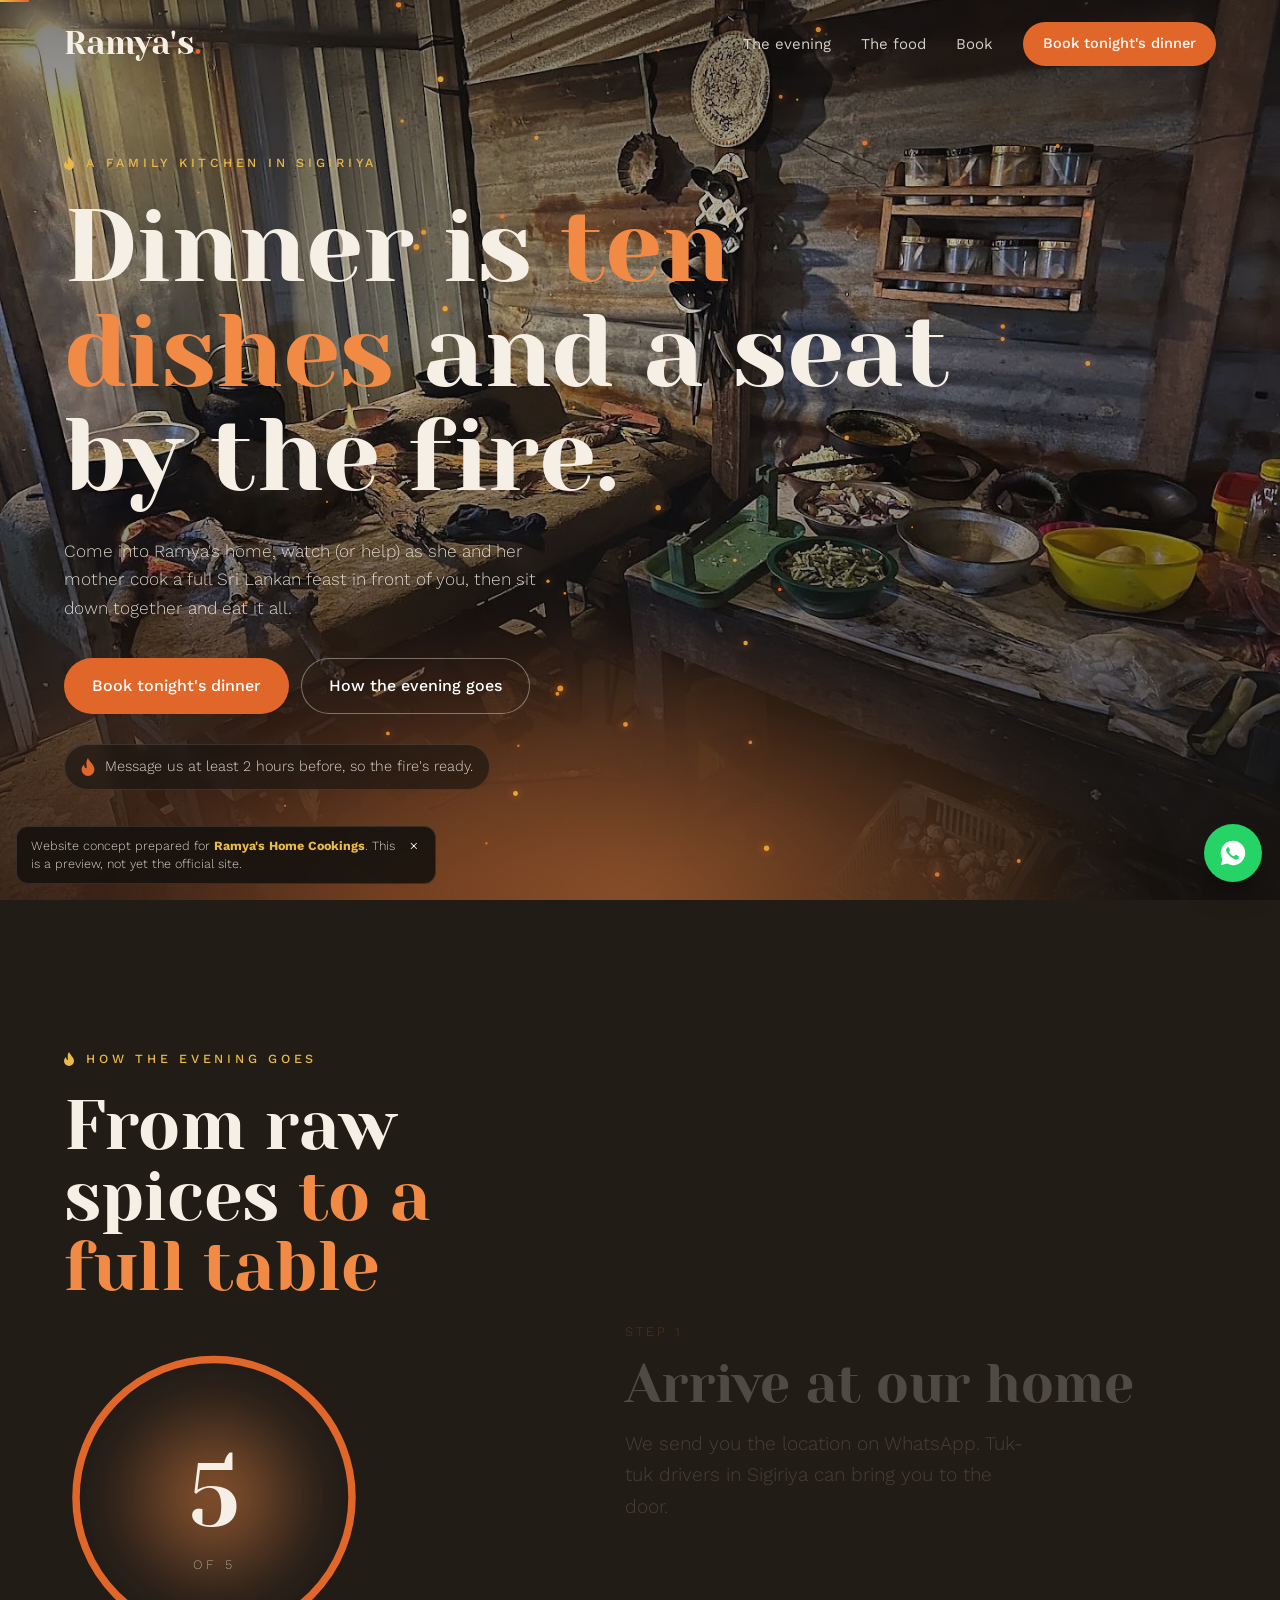
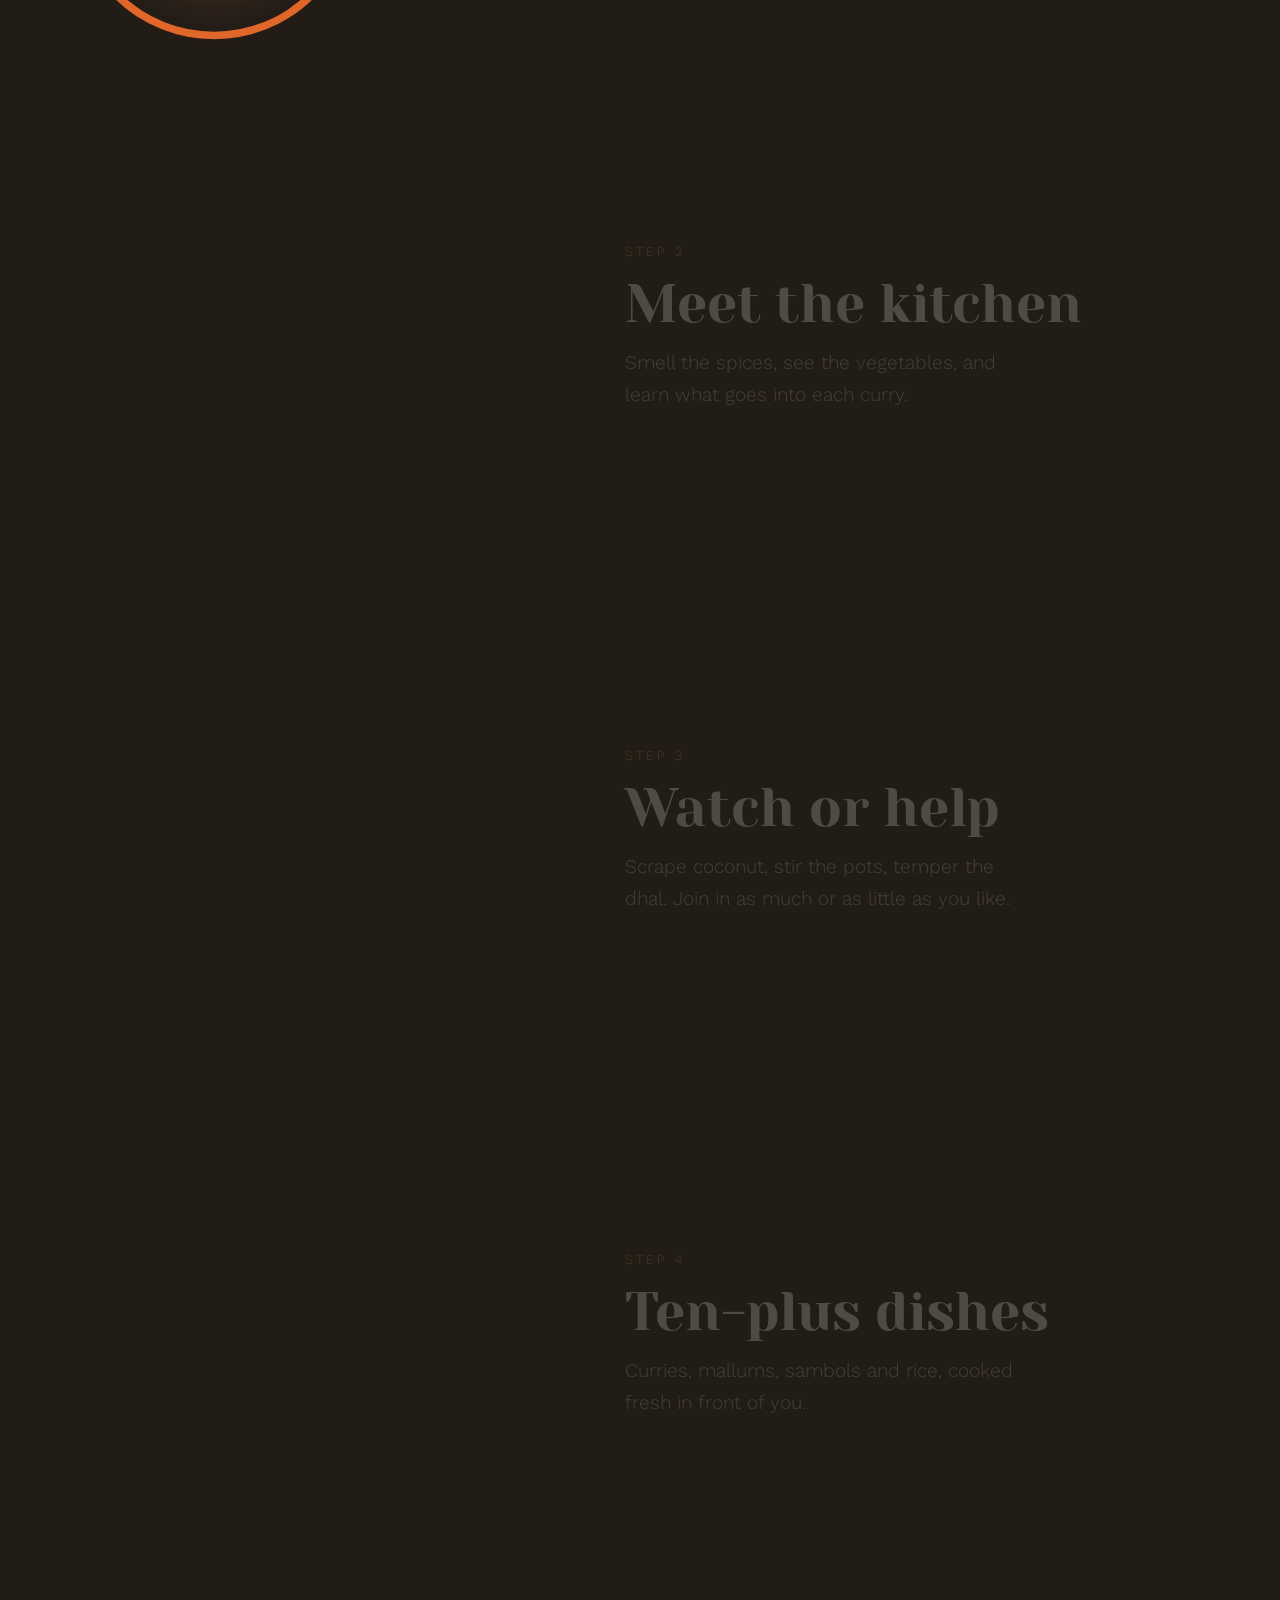
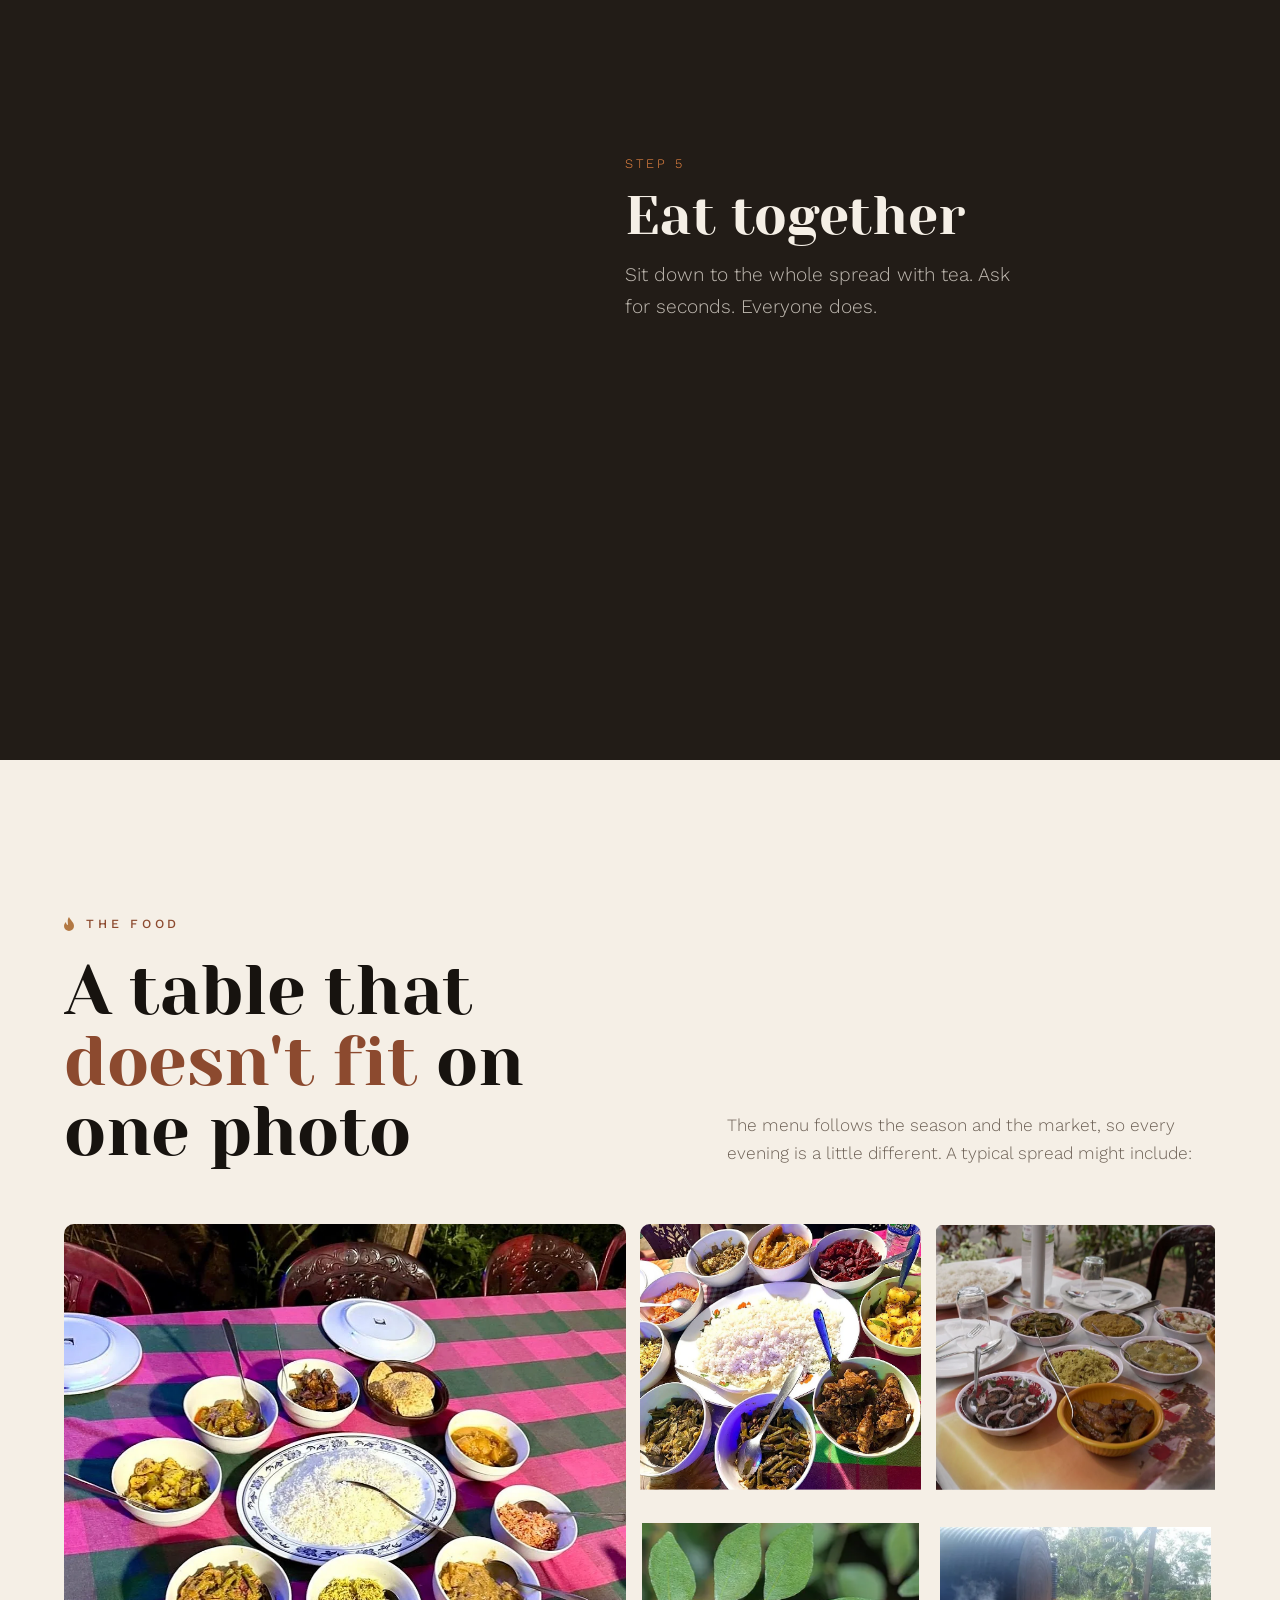
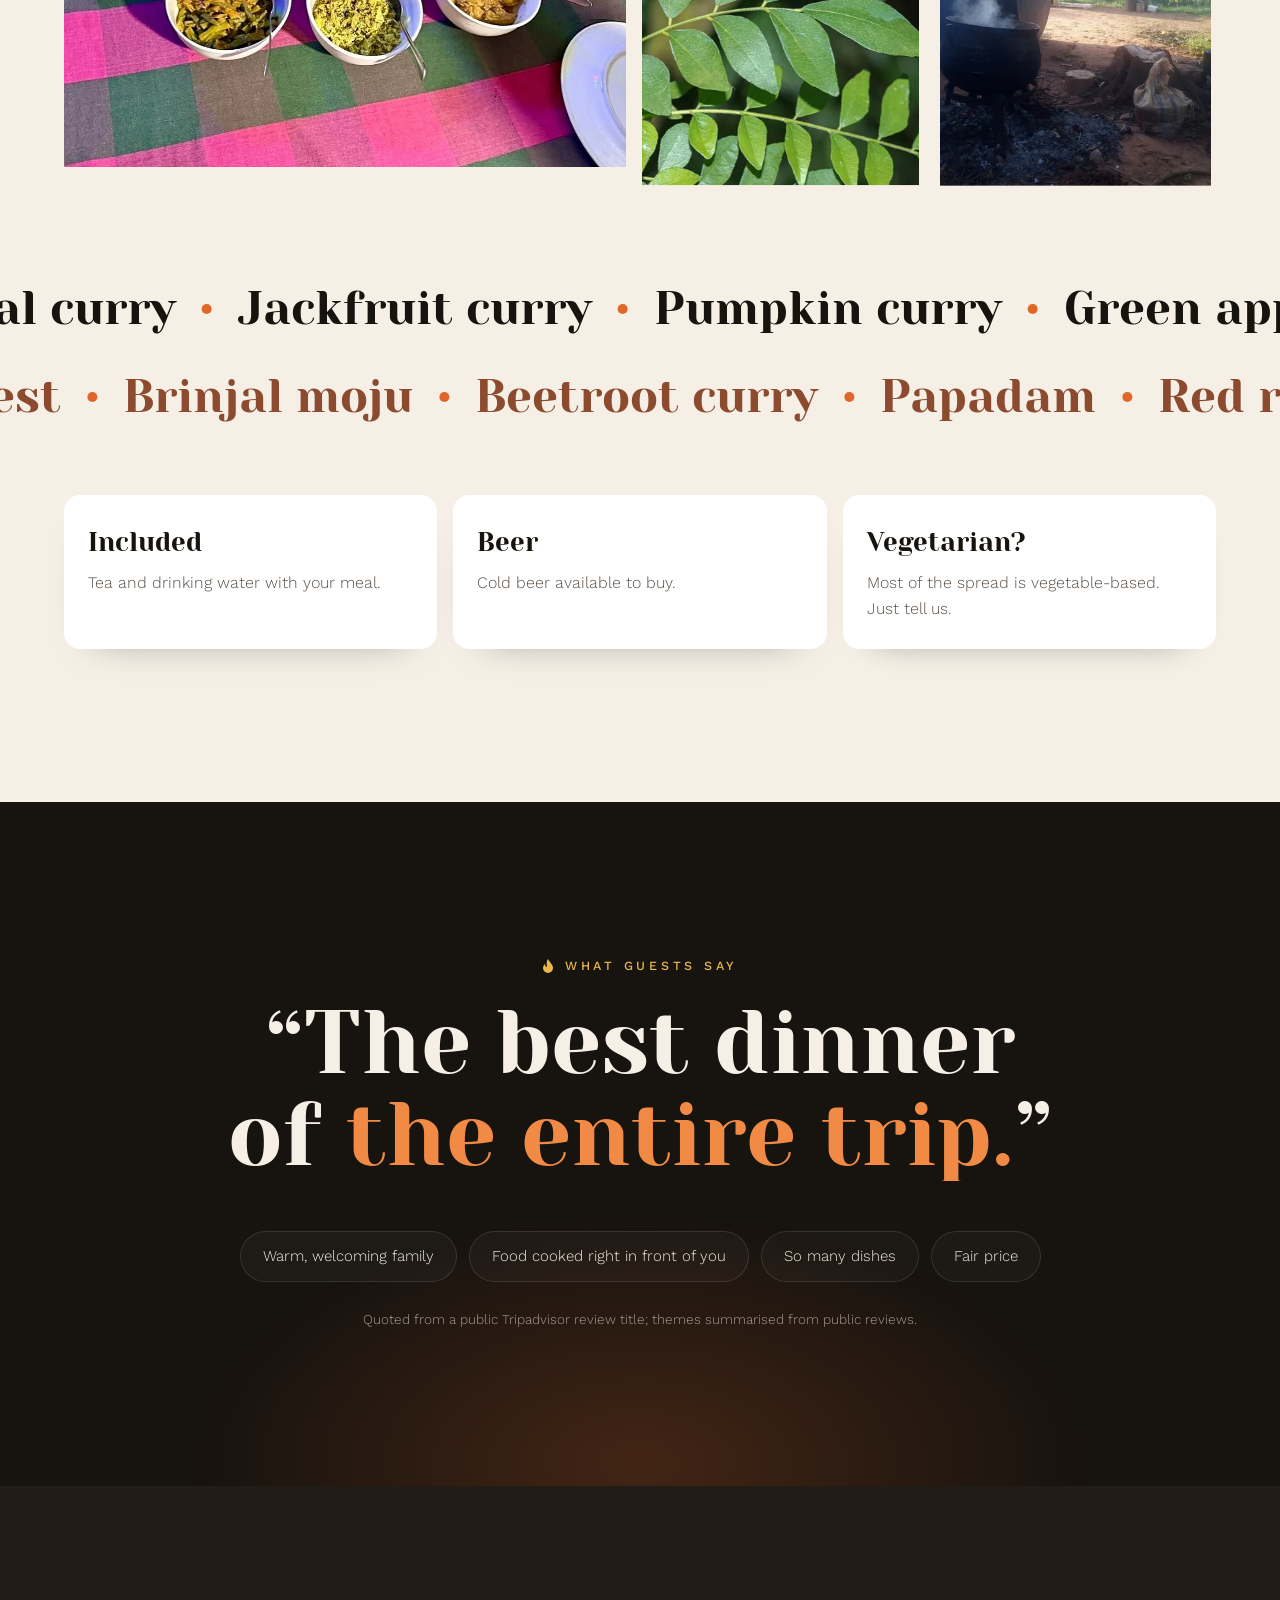
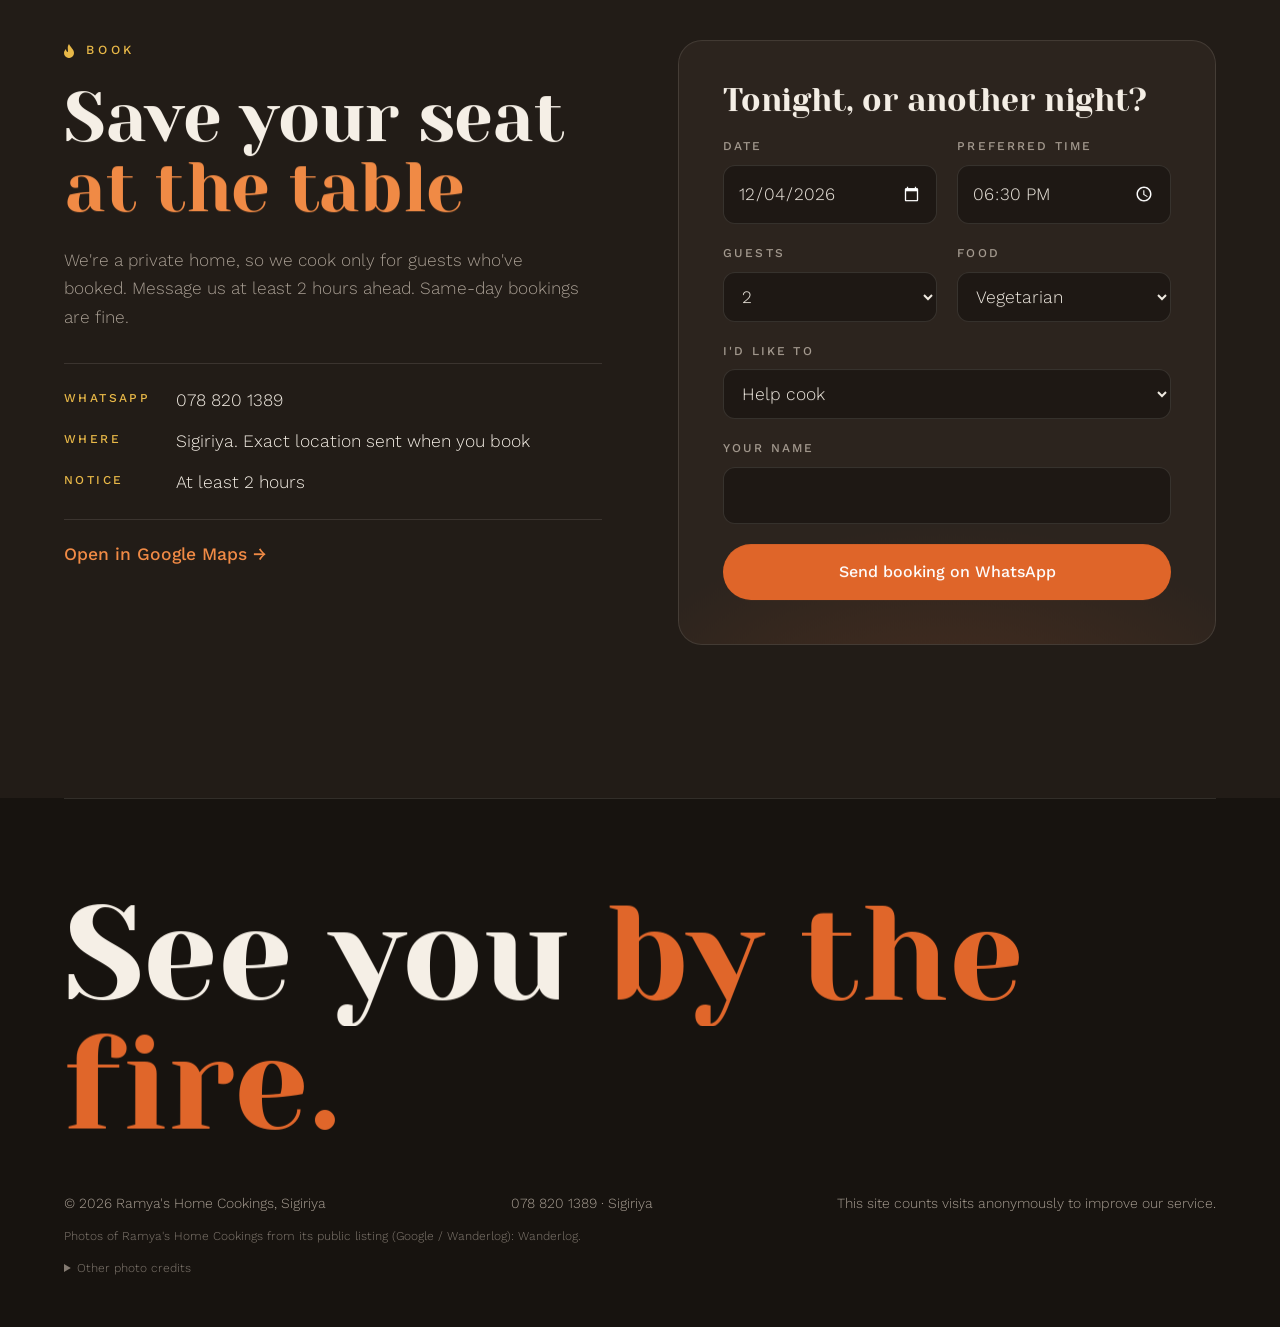
<file: ramyas/index.html>
<!doctype html>
<html lang="en">
<head>
<meta charset="utf-8">
<meta name="viewport" content="width=device-width, initial-scale=1">
<title>Ramya's Home Cookings Sigiriya | Home-Cooked Sri Lankan Dinner &amp; Cooking</title>
<meta name="description" content="Dinner in a Sigiriya family home. Watch or help Ramya cook more than ten Sri Lankan dishes over the fire, then eat together. Book on WhatsApp at least 2 hours ahead: 078 820 1389.">
<link rel="canonical" href="https://jali-rk.github.io/previews/ramyas/">
<meta name="robots" content="noindex,nofollow">
<meta name="theme-color" content="#1E1A17">
<meta name="geo.region" content="LK-22">
<meta name="geo.placename" content="Sigiriya">
<meta property="og:type" content="website">
<meta property="og:site_name" content="Ramya's Home Cookings">
<meta property="og:url" content="https://jali-rk.github.io/previews/ramyas/">
<meta property="og:title" content="Ramya's Home Cookings · Sigiriya">
<meta property="og:description" content="Ten-plus dishes, cooked in front of you in a Sigiriya family kitchen.">
<meta property="og:image" content="https://jali-rk.github.io/previews/ramyas/images/og.jpg">
<meta property="og:locale" content="en_GB">
<meta name="twitter:card" content="summary_large_image">
<link rel="icon" href="favicon.svg" type="image/svg+xml">
<script type="application/ld+json">
{
  "@context":"https://schema.org",
  "@type":"Restaurant",
  "name":"Ramya's Home Cookings",
  "description":"Home dining experience in Sigiriya: Ramya and her family cook more than ten Sri Lankan dishes in front of guests, who can watch or help, then eat together.",
  "url":"https://jali-rk.github.io/previews/ramyas/",
  "image":"https://jali-rk.github.io/previews/ramyas/images/og.jpg",
  "telephone":"+94788201389",
  "address":{"@type":"PostalAddress","addressLocality":"Sigiriya","addressRegion":"Central Province","addressCountry":"LK"},
  "servesCuisine":["Sri Lankan","Home cooking"],
  "acceptsReservations":"True"
}
</script>
<script>window.SITE_ANALYTICS={ga4:"G-XXXXXXXXXX",umami:{id:"",src:"https://cloud.umami.is/script.js"},cfBeacon:""};</script>
<script src="assets/analytics.js" defer></script>
<script>document.documentElement.classList.add("m");window.MQ=[];window.onMotion=function(f){MQ.push(f)};setTimeout(function(){if(!window.MOTION_READY)document.documentElement.classList.add("m-off")},4000)</script>
<link rel="stylesheet" href="assets/motion.css">
<script src="assets/vendor/gsap.min.js" defer></script>
<script src="assets/vendor/ScrollTrigger.min.js" defer></script>
<script src="assets/vendor/SplitText.min.js" defer></script>
<script src="assets/vendor/lenis.min.js" defer></script>
<script src="assets/motion.js" defer></script>
<link rel="preconnect" href="https://fonts.googleapis.com">
<link rel="preconnect" href="https://fonts.gstatic.com" crossorigin>
<link href="https://fonts.googleapis.com/css2?family=Yeseva+One&family=Work+Sans:wght@300;400;500;600&display=swap" rel="stylesheet">
<style>
:root{
  --smoke:#17130F; --smoke-2:#221C17; --smoke-3:#2D251F; --ember:#E0662A; --ember-2:#F08A45; --turmeric:#E9B949; --ash:#D9D3CB; --clay:#8C4A2F; --cream:#F5EFE6; --mute:#A79D92;
  --line:rgba(245,239,230,.12);
  --display:"Yeseva One",Georgia,serif; --body:"Work Sans",system-ui,sans-serif;
  --wrap:min(1240px,90vw); --ease:cubic-bezier(.2,.7,.2,1);
}
*{box-sizing:border-box;margin:0;padding:0}
body{font-family:var(--body);font-weight:300;color:var(--cream);background:var(--smoke);font-size:17.5px;line-height:1.65;-webkit-font-smoothing:antialiased;overflow-x:clip}
img{max-width:100%;display:block}
a{color:inherit;text-decoration:none}
button,input,select{font:inherit;color:inherit}
button{background:none;border:0;cursor:pointer}
:focus-visible{outline:2px solid var(--turmeric);outline-offset:3px;border-radius:4px}
.wrap{width:var(--wrap);margin-inline:auto}
h1,h2,h3{font-family:var(--display);font-weight:400;line-height:1.02;letter-spacing:-.005em}
h2{font-size:clamp(42px,5.4vw,80px)}
h1 em,h2 em{font-style:normal;color:var(--ember-2)}
h3{font-size:clamp(24px,2.2vw,32px)}
.pre{font-size:12.5px;font-weight:500;letter-spacing:.3em;text-transform:uppercase;color:var(--turmeric);margin-bottom:22px;display:flex;align-items:center;gap:12px}
.pre::before{content:"";width:10px;height:14px;background:url("data:image/svg+xml,%3Csvg xmlns='http://www.w3.org/2000/svg' viewBox='0 0 10 14'%3E%3Cpath d='M5 0c1 3 5 5 5 9a5 5 0 01-10 0c0-2 1-3 2-4 0 2 1 3 2 3 0-3-1-5 1-8z' fill='%23E9B949'/%3E%3C/svg%3E") center/contain no-repeat}
.sub{color:var(--mute);max-width:52ch;font-size:clamp(17px,1.35vw,19px)}
.pad{padding:clamp(100px,12vw,170px) 0}

.btn{display:inline-flex;align-items:center;justify-content:center;gap:10px;height:56px;padding:0 28px;border-radius:999px;background:var(--ember);color:#fff;font-weight:500;font-size:16px;transition:background .3s,box-shadow .3s}
.btn:hover{background:var(--ember-2);box-shadow:0 0 0 6px rgba(224,102,42,.2),0 0 40px rgba(224,102,42,.5)}
.btn.out{background:transparent;box-shadow:inset 0 0 0 1px rgba(245,239,230,.4)}
.btn.out:hover{background:rgba(245,239,230,.08)}

.concept{position:fixed;left:16px;bottom:16px;z-index:150;max-width:min(420px,calc(100vw - 120px));background:rgba(23,19,15,.92);border:1px solid var(--line);color:var(--ash);font-size:12.5px;line-height:1.45;padding:10px 38px 10px 14px;border-radius:12px;backdrop-filter:blur(8px)}
.concept strong{color:var(--turmeric)}
.concept button{position:absolute;right:8px;top:6px;width:26px;height:26px;color:#fff;font-size:16px}
.progress{background:linear-gradient(90deg,var(--turmeric),var(--ember))}

/* header */
.hdr{position:fixed;inset:0 0 auto;z-index:100;padding:22px 0}
.hdr.is-scrolled{background:rgba(23,19,15,.82);backdrop-filter:blur(14px);padding:12px 0;box-shadow:0 1px 0 var(--line)}
.hdr-in{width:var(--wrap);margin-inline:auto;display:flex;align-items:center;gap:30px}
.logo{font-family:var(--display);font-size:32px;margin-right:auto;line-height:1}
.logo span{color:var(--ember)}
.nav{display:flex;gap:30px;font-size:15px;font-weight:400}
.nav a{opacity:.85;position:relative}
.nav a::after{content:"";position:absolute;left:0;right:0;bottom:-6px;height:1px;background:var(--ember);transform:scaleX(0);transition:transform .4s var(--ease);transform-origin:left}
.nav a:hover{opacity:1}.nav a:hover::after{transform:scaleX(1)}
.hdr .btn{height:44px;padding:0 20px;font-size:14.5px}
.burger{display:none;width:46px;height:46px;border-radius:50%;box-shadow:inset 0 0 0 1px var(--line);position:relative}
.burger span{position:absolute;left:14px;right:14px;height:1.5px;background:currentColor;transition:transform .4s var(--ease),top .4s var(--ease)}
.burger span:first-child{top:18px}.burger span:last-child{top:26px}
.menu-open .burger span:first-child{top:22px;transform:rotate(45deg)}
.menu-open .burger span:last-child{top:22px;transform:rotate(-45deg)}
.menu-panel{position:fixed;inset:0;z-index:90;background:radial-gradient(120% 70% at 50% 110%,rgba(224,102,42,.55),transparent 60%),var(--smoke);padding:120px 8vw 48px;display:flex;flex-direction:column;gap:4px;visibility:hidden;opacity:0;transition:opacity .45s,visibility .45s}
.menu-open .menu-panel{visibility:visible;opacity:1}
.menu-panel a{font-family:var(--display);font-size:clamp(44px,12vw,64px);line-height:1.15}
.menu-panel .btn{font-family:var(--body);font-size:16px;margin-top:28px;align-self:flex-start}
.menu-panel p{margin-top:auto;font-size:14px;color:var(--mute)}

/* hero */
.hero{position:relative;min-height:100svh;display:flex;align-items:flex-end;overflow:hidden}
.hero-media{position:absolute;inset:0}
.hero-media img{width:100%;height:100%;object-fit:cover}
.hero-media::after{content:"";position:absolute;inset:0;background:radial-gradient(90% 60% at 30% 100%,rgba(224,102,42,.28),transparent 60%),linear-gradient(180deg,rgba(23,19,15,.55) 0%,rgba(23,19,15,.2) 35%,rgba(23,19,15,.92) 100%)}
.glow{position:absolute;left:10%;right:10%;bottom:-30%;height:60%;background:radial-gradient(closest-side,rgba(240,138,69,.45),transparent);filter:blur(30px);animation:flicker 3.2s ease-in-out infinite alternate;pointer-events:none}
@keyframes flicker{0%{opacity:.6;transform:scale(1)}30%{opacity:.85}60%{opacity:.7;transform:scale(1.05)}100%{opacity:.95;transform:scale(.98)}}
#embers{position:absolute;inset:0;width:100%;height:100%;pointer-events:none}
.hero-in{position:relative;width:var(--wrap);margin-inline:auto;padding:0 0 110px}
.hero h1{font-size:clamp(54px,8vw,128px);max-width:13ch}
.hero .lead{max-width:48ch;margin:28px 0 36px;color:rgba(245,239,230,.84);font-size:clamp(17px,1.35vw,19.5px)}
.btns{display:flex;gap:12px;flex-wrap:wrap}
.notice{display:inline-flex;align-items:center;gap:10px;margin-top:30px;padding:10px 16px;border-radius:999px;background:rgba(23,19,15,.6);border:1px solid var(--line);font-size:14.5px;color:var(--ash);backdrop-filter:blur(6px)}
.notice svg{width:14px;height:18px}

/* evening: pinned sequence */
.evening{position:relative;background:var(--smoke-2)}
.ev-grid{display:grid;grid-template-columns:.9fr 1.1fr;gap:6vw}
.ev-stick{position:sticky;top:0;height:100svh;display:flex;flex-direction:column;justify-content:center}
.ev-stick h2{margin-bottom:40px}
.ring{position:relative;width:min(300px,26vw);aspect-ratio:1}
.ring svg{width:100%;height:100%;transform:rotate(-90deg)}
.ring .num{position:absolute;inset:0;display:grid;place-items:center;font-family:var(--display);font-size:clamp(70px,7vw,110px);line-height:1;color:var(--cream)}
.ring .num small{position:absolute;bottom:26%;font-family:var(--body);font-size:13px;letter-spacing:.24em;text-transform:uppercase;color:var(--mute)}
.ring .fire{position:absolute;inset:18%;border-radius:50%;background:radial-gradient(circle,rgba(240,138,69,.55),transparent 70%);filter:blur(18px);transform:scale(var(--heat,.4));transition:transform .8s var(--ease)}
.ev-steps{list-style:none;padding:30vh 0 30vh}
.ev-steps li{min-height:56vh;display:flex;flex-direction:column;justify-content:center;opacity:.22;transition:opacity .6s}
.ev-steps li.on{opacity:1}
.ev-steps .k{font-size:13px;letter-spacing:.24em;text-transform:uppercase;color:var(--ember-2);margin-bottom:14px}
.ev-steps h3{font-size:clamp(38px,4.2vw,64px);margin-bottom:16px}
.ev-steps p{color:rgba(245,239,230,.75);font-size:clamp(18px,1.5vw,21px);max-width:34ch}

/* spread */
.spread{background:var(--cream);color:var(--smoke)}
.spread .pre{color:var(--clay)}
.spread .pre::before{filter:hue-rotate(-20deg) brightness(.7)}
.spread h2 em{color:var(--clay)}
.spread .sub{color:#6E6257}
.sp-head{display:grid;grid-template-columns:1.2fr 1fr;gap:6vw;align-items:end;margin-bottom:56px}
.mosaic{display:grid;grid-template-columns:2fr 1fr 1fr;grid-template-rows:repeat(2,minmax(200px,22vw));gap:14px}
.mosaic .frame{overflow:hidden;border-radius:10px;position:relative}
.mosaic .frame:first-child{grid-row:span 2}
.mosaic .frame img{width:100%;height:100%;object-fit:cover;transition:transform 1.1s var(--ease)}
.mosaic .frame:hover img{transform:scale(1.06)}
.dish-rows{margin:70px 0 60px;display:grid;gap:12px}
.dish-rows .marquee-track span{font-family:var(--display);font-size:clamp(30px,3.6vw,52px);padding:0 26px;color:var(--smoke)}
.dish-rows .r2 .marquee-track span{color:var(--clay)}
.dish-rows .marquee-track i{width:10px;height:10px;border-radius:50%;background:var(--ember);flex:none}
.incl{display:grid;grid-template-columns:repeat(3,1fr);gap:16px}
.incl div{background:#fff;border-radius:16px;padding:26px 24px;font-size:16px;color:#5B5048;box-shadow:0 18px 40px -34px rgba(23,19,15,.6)}
.incl b{display:block;font-family:var(--display);font-weight:400;font-size:26px;color:var(--smoke);margin-bottom:6px}

/* voices */
.voices{text-align:center;position:relative;overflow:hidden}
.voices::before{content:"";position:absolute;left:50%;top:60%;width:900px;height:500px;margin-left:-450px;background:radial-gradient(closest-side,rgba(224,102,42,.22),transparent);pointer-events:none}
.voices .pre{justify-content:center}
.voices blockquote{position:relative;font-family:var(--display);font-size:clamp(46px,7vw,112px);line-height:1.02;max-width:14ch;margin:0 auto}
.voices blockquote em{font-style:normal;color:var(--ember-2)}
.themes{position:relative;display:flex;flex-wrap:wrap;gap:12px;justify-content:center;margin:50px auto 22px}
.themes span{padding:12px 22px;border-radius:999px;border:1px solid var(--line);font-size:15px;background:rgba(245,239,230,.03)}
.voices small{position:relative;color:var(--mute);font-size:13.5px}

/* book */
.book{background:var(--smoke-2)}
.book .grid{display:grid;grid-template-columns:1fr 1fr;gap:clamp(40px,6vw,100px);align-items:start}
.book .sub{margin:22px 0 32px}
.book dl{display:grid;grid-template-columns:auto 1fr;gap:12px 26px;padding:22px 0;border-top:1px solid var(--line);border-bottom:1px solid var(--line)}
.book dt{font-size:12px;font-weight:500;letter-spacing:.2em;text-transform:uppercase;color:var(--turmeric);padding-top:3px}
.dir{display:inline-block;margin-top:20px;color:var(--ember-2);font-weight:500}
form{background:var(--smoke-3);border:1px solid var(--line);border-radius:24px;padding:clamp(26px,3.4vw,44px);display:grid;grid-template-columns:1fr 1fr;gap:20px;position:relative;overflow:hidden}
form::before{content:"";position:absolute;left:-20%;right:-20%;bottom:-60%;height:80%;background:radial-gradient(closest-side,rgba(224,102,42,.18),transparent);pointer-events:none}
form h3{grid-column:1/-1;font-size:32px;position:relative}
form>div{position:relative}
form .full{grid-column:1/-1}
label{display:block;font-size:12px;font-weight:500;letter-spacing:.18em;text-transform:uppercase;color:var(--mute);margin-bottom:8px}
input,select{width:100%;background:rgba(23,19,15,.6);border:1px solid var(--line);border-radius:12px;padding:13px 14px;color-scheme:dark;transition:border-color .3s}
input:focus,select:focus{outline:none;border-color:var(--ember)}
form .btn{width:100%}

footer{background:var(--smoke);font-size:14px;color:var(--mute);padding:0 0 48px;position:relative;overflow:hidden}
footer .big{font-family:var(--display);color:var(--cream);font-size:clamp(56px,10.4vw,170px);line-height:.95;padding:90px 0 50px;border-top:1px solid var(--line)}
footer .big em{font-style:normal;color:var(--ember)}
footer .row{display:flex;flex-wrap:wrap;gap:12px 32px;justify-content:space-between}
footer a:hover{color:var(--turmeric)}

.wa-float{position:fixed;right:18px;bottom:18px;z-index:140;width:58px;height:58px;border-radius:50%;background:#25D366;display:grid;place-items:center;box-shadow:0 14px 30px -10px rgba(0,0,0,.6);transition:transform .3s var(--ease)}
.wa-float:hover{transform:scale(1.07)}
.wa-float svg{width:30px;height:30px;fill:#fff}

@media (max-width:959px){
  .hdr .nav,.hdr .btn{display:none}
  .burger{display:block}
  .hero-in{padding:130px 0 100px}
  .ev-grid{display:block}
  .hero-media::after{background:radial-gradient(90% 60% at 30% 100%,rgba(224,102,42,.28),transparent 60%),linear-gradient(180deg,rgba(23,19,15,.6) 0%,rgba(23,19,15,.55) 40%,rgba(23,19,15,.95) 100%)}
  .ev-stick{height:auto;top:0;z-index:1;padding:18px 0;margin-top:70px;background:var(--smoke-2);flex-direction:row;align-items:center;justify-content:space-between;gap:16px}
  .ev-stick h2{font-size:clamp(28px,7.4vw,40px);margin:0}
  .ev-stick .pre{display:none}
  .ring{width:96px;flex:none}
  .ring .num{font-size:40px}
  .ring .num small{display:none}
  .ev-steps{padding:10vh 0 12vh}
  .ev-steps li{min-height:44vh}
  .sp-head,.book .grid{grid-template-columns:1fr}
  .mosaic{grid-template-columns:1fr 1fr;grid-template-rows:none;grid-auto-rows:42vw}
  .mosaic .frame:first-child{grid-column:1/-1;grid-row:auto}
  .incl{grid-template-columns:1fr}
  form{grid-template-columns:1fr}
}
@media (prefers-reduced-motion:reduce){ .glow{animation:none} }

/* sharpness: never stretch the hero photo past its real size */
@media (min-width:1441px){ .hero-media{left:50%;right:auto;width:1440px;margin-left:-720px;-webkit-mask-image:linear-gradient(90deg,transparent,#000 14%,#000 86%,transparent);mask-image:linear-gradient(90deg,transparent,#000 14%,#000 86%,transparent)} }
@media (max-width:959px){ .hero-media{bottom:auto;height:56%;-webkit-mask-image:linear-gradient(#000 62%,transparent);mask-image:linear-gradient(#000 62%,transparent)} }
</style>
</head>
<body>
<div class="concept">Website concept prepared for <strong>Ramya's Home Cookings</strong>. This is a preview, not yet the official site. <button aria-label="Hide notice" onclick="this.parentElement.remove()">×</button></div>
<div class="progress" data-progress></div>

<header class="hdr" data-header>
  <div class="hdr-in">
    <a class="logo" href="#top">Ramya's<span>.</span></a>
    <nav class="nav" aria-label="Main"><a href="#evening">The evening</a><a href="#spread">The food</a><a href="#book">Book</a></nav>
    <a class="btn" href="#book">Book tonight's dinner</a>
    <button class="burger" data-menu-toggle aria-expanded="false" aria-controls="menu-panel" aria-label="Open menu"><span></span><span></span></button>
  </div>
</header>
<nav class="menu-panel" id="menu-panel" data-menu aria-label="Mobile">
  <a href="#evening">The evening</a><a href="#spread">The food</a><a href="#book">Book</a>
  <a class="btn" href="#book">Book tonight's dinner</a>
  <p data-menu-item>A family kitchen in Sigiriya · message at least 2 hours ahead</p>
</nav>

<main id="top">
  <section class="hero">
    <div class="hero-media"><img src="images/hero.webp" alt="Ramya's home kitchen in Sigiriya, with pots on the hearth" width="1600" height="1000" fetchpriority="high" data-reveal="zoom"></div>
    <div class="glow" aria-hidden="true"></div>
    <canvas id="embers" aria-hidden="true"></canvas>
    <div class="hero-in">
      <p class="pre" data-reveal="up" data-delay=".3">A family kitchen in Sigiriya</p>
      <h1 data-split="lines" data-delay=".45">Dinner is <em>ten dishes</em> and a seat by the fire.</h1>
      <p class="lead" data-reveal="up" data-delay=".9">Come into Ramya's home, watch (or help) as she and her mother cook a full Sri Lankan feast in front of you, then sit down together and eat it all.</p>
      <div class="btns" data-reveal="up" data-delay="1.05"><a class="btn" href="#book" data-magnetic>Book tonight's dinner</a><a class="btn out" href="#evening">How the evening goes</a></div>
      <p class="notice" data-reveal="up" data-delay="1.2"><svg viewBox="0 0 10 14" aria-hidden="true"><path d="M5 0c1 3 5 5 5 9a5 5 0 01-10 0c0-2 1-3 2-4 0 2 1 3 2 3 0-3-1-5 1-8z" fill="#E0662A"/></svg>Message us at least 2 hours before, so the fire's ready.</p>
    </div>
  </section>

  <section class="evening" id="evening">
    <div class="wrap ev-grid">
      <div class="ev-stick">
        <div>
          <p class="pre">How the evening goes</p>
          <h2 data-split="lines">From raw spices <em>to a full table</em></h2>
        </div>
        <div class="ring" aria-hidden="true">
          <div class="fire" id="fire"></div>
          <svg viewBox="0 0 100 100"><circle cx="50" cy="50" r="46" fill="none" stroke="rgba(245,239,230,.1)" stroke-width="2"/><circle id="ringArc" cx="50" cy="50" r="46" fill="none" stroke="#E0662A" stroke-width="2.5" stroke-linecap="round" stroke-dasharray="289" stroke-dashoffset="231"/></svg>
          <div class="num"><span id="stepNum">1</span><small>of 5</small></div>
        </div>
      </div>
      <ol class="ev-steps" id="evSteps">
        <li><span class="k">Step 1</span><h3>Arrive at our home</h3><p>We send you the location on WhatsApp. Tuk-tuk drivers in Sigiriya can bring you to the door.</p></li>
        <li><span class="k">Step 2</span><h3>Meet the kitchen</h3><p>Smell the spices, see the vegetables, and learn what goes into each curry.</p></li>
        <li><span class="k">Step 3</span><h3>Watch or help</h3><p>Scrape coconut, stir the pots, temper the dhal. Join in as much or as little as you like.</p></li>
        <li><span class="k">Step 4</span><h3>Ten-plus dishes</h3><p>Curries, mallums, sambols and rice, cooked fresh in front of you.</p></li>
        <li><span class="k">Step 5</span><h3>Eat together</h3><p>Sit down to the whole spread with tea. Ask for seconds. Everyone does.</p></li>
      </ol>
    </div>
  </section>

  <section class="spread pad" id="spread">
    <div class="wrap">
      <div class="sp-head">
        <div><p class="pre" data-reveal="up">The food</p><h2 data-split="lines">A table that <em>doesn't fit</em> on one photo</h2></div>
        <p class="sub" data-reveal="up">The menu follows the season and the market, so every evening is a little different. A typical spread might include:</p>
      </div>
      <div class="mosaic">
        <div class="frame" data-reveal="image"><img src="images/s1.webp" alt="A dinner table at Ramya's covered in bowls of curries around a plate of rice" loading="lazy" width="900" height="900"></div>
        <div class="frame" data-reveal="image" data-delay=".08"><img src="images/s2.webp" alt="Rice and a spread of curries, close up" loading="lazy" width="600" height="600"></div>
        <div class="frame" data-reveal="image" data-delay=".16"><img src="images/s3.webp" alt="The table set for guests with curries and rice" loading="lazy" width="600" height="600"></div>
        <div class="frame" data-reveal="image" data-delay=".24"><img src="images/s4.webp" alt="Curry leaves" loading="lazy" width="600" height="600"></div>
        <div class="frame" data-reveal="image" data-delay=".32"><img src="images/s5.webp" alt="Cooking over firewood" loading="lazy" width="600" height="600"></div>
      </div>
    </div>
    <div class="dish-rows">
      <ul class="sr-only" style="position:absolute;width:1px;height:1px;overflow:hidden;clip:rect(0 0 0 0)"><li>Dhal curry</li><li>Jackfruit curry</li><li>Pumpkin curry</li><li>Green apple or mango curry</li><li>Gotukola mallum</li><li>Pol sambol</li><li>Brinjal moju</li><li>Beetroot curry</li><li>Papadam</li><li>Red rice</li><li>Chicken or fish on request</li></ul>
      <div class="r1" data-marquee data-speed="45" aria-hidden="true"><div class="marquee-track"><span>Dhal curry</span><i></i><span>Jackfruit curry</span><i></i><span>Pumpkin curry</span><i></i><span>Green apple or mango curry</span><i></i><span>Gotukola mallum</span><i></i><span>Pol sambol</span><i></i></div></div>
      <div class="r2" data-marquee data-speed="45" data-direction="right" aria-hidden="true"><div class="marquee-track"><span>Brinjal moju</span><i></i><span>Beetroot curry</span><i></i><span>Papadam</span><i></i><span>Red rice</span><i></i><span>Chicken or fish on request</span><i></i></div></div>
    </div>
    <div class="wrap">
      <div class="incl" data-reveal-group>
        <div><b>Included</b>Tea and drinking water with your meal.</div>
        <div><b>Beer</b>Cold beer available to buy.</div>
        <div><b>Vegetarian?</b>Most of the spread is vegetable-based. Just tell us.</div>
      </div>
    </div>
  </section>

  <section class="voices pad">
    <div class="wrap">
      <p class="pre" data-reveal="up">What guests say</p>
      <blockquote data-split="words">“The best dinner of <em>the entire trip.</em>”</blockquote>
      <div class="themes" data-reveal-group><span>Warm, welcoming family</span><span>Food cooked right in front of you</span><span>So many dishes</span><span>Fair price</span></div>
      <small>Quoted from a public Tripadvisor review title; themes summarised from public reviews.</small>
    </div>
  </section>

  <section class="book pad" id="book">
    <div class="wrap grid">
      <div>
        <p class="pre" data-reveal="up">Book</p>
        <h2 data-split="lines">Save your seat <em>at the table</em></h2>
        <p class="sub" data-reveal="up">We're a private home, so we cook only for guests who've booked. Message us at least 2 hours ahead. Same-day bookings are fine.</p>
        <dl data-reveal="up">
          <dt>WhatsApp</dt><dd><a href="tel:+94788201389">078 820 1389</a></dd>
          <dt>Where</dt><dd>Sigiriya. Exact location sent when you book</dd>
          <dt>Notice</dt><dd>At least 2 hours</dd>
        </dl>
        <a class="dir" href="https://www.google.com/maps/search/?api=1&query=Ramya%27s+Home+Cookings+Sigiriya" target="_blank" rel="noopener">Open in Google Maps →</a>
      </div>
      <form id="bookForm" onsubmit="return false" data-reveal="up" data-delay=".1">
        <h3>Tonight, or another night?</h3>
        <div><label for="dt">Date</label><input id="dt" type="date"></div>
        <div><label for="tm">Preferred time</label><input id="tm" type="time" value="18:30"></div>
        <div><label for="pp">Guests</label><select id="pp"><option>1</option><option selected>2</option><option>3</option><option>4</option><option>5–8</option><option>9+</option></select></div>
        <div><label for="fd">Food</label><select id="fd"><option>Vegetarian</option><option>With chicken</option><option>With fish</option><option>Vegan</option></select></div>
        <div class="full"><label for="hp">I'd like to</label><select id="hp"><option>Help cook</option><option>Watch and eat</option></select></div>
        <div class="full"><label for="nm">Your name</label><input id="nm" autocomplete="name"></div>
        <div class="full"><button class="btn" id="bookBtn" type="button">Send booking on WhatsApp</button></div>
      </form>
    </div>
  </section>
</main>

<footer>
  <div class="wrap">
    <p class="big" data-split="lines">See you <em>by the fire.</em></p>
    <div class="row">
      <span>© <span id="yr"></span> Ramya's Home Cookings, Sigiriya</span>
      <span><a href="tel:+94788201389">078 820 1389</a> · Sigiriya</span>
      <span>This site counts visits anonymously to improve our service.</span>
      <!--CREDITS--><span class="photo-credits" style="width:100%;font-size:12px;opacity:.75">Photos of Ramya&#x27;s Home Cookings from its public listing (Google / Wanderlog): <a href="https://wanderlog.com/place/details/8799792/ramyas-home-cookings" target="_blank" rel="noopener">Wanderlog</a>.</span><details class="photo-credits" style="width:100%;font-size:12px;opacity:.75"><summary style="cursor:pointer">Other photo credits</summary><ul style="list-style:none;margin-top:6px;line-height:1.6"><li><a href="https://commons.wikimedia.org/wiki/File:Cooking_food_locally_on_firewood_07.jpg" target="_blank" rel="noopener">Cooking food locally on firewood 07.jpg</a> by Denis kasozi (CC BY-SA 4.0)</li><li><a href="https://commons.wikimedia.org/wiki/File:Cooking_using_Firewood_at_Gutthu_House_,Pilikula.jpg" target="_blank" rel="noopener">Cooking using Firewood at Gutthu House ,Pilikula.jpg</a> by Yakshitha (CC BY-SA 4.0)</li><li><a href="https://commons.wikimedia.org/wiki/File:Spice_shop_in_Kandy_Market,_Sri_Lanka.jpg" target="_blank" rel="noopener">Spice shop in Kandy Market, Sri Lanka.jpg</a> by McKay Savage (CC BY 2.0)</li><li><a href="https://commons.wikimedia.org/wiki/File:A_pair_of_native_women_scrape_the_meat_from_coconut_shells._Coconuts_are_a_staple_food_on_the_island_DN-ST-84-03049.jpg" target="_blank" rel="noopener">A pair of native women scrape the meat from coconut shells. Coconuts are a staple food on the island DN-ST-84-03049.jpg</a> by American Forces Information Service (Public domain)</li><li><a href="https://commons.wikimedia.org/wiki/File:20260317_Murraya_koenigii_02.jpg" target="_blank" rel="noopener">20260317 Murraya koenigii 02.jpg</a> by Flocci Nivis (CC BY 4.0)</li><li><a href="https://commons.wikimedia.org/wiki/File:Cooking_with_Firewood_1.jpg" target="_blank" rel="noopener">Cooking with Firewood 1.jpg</a> by Chinelo Okonkwo-Chukwunweike (CC BY-SA 4.0)</li></ul></details><!--/CREDITS-->
    </div>
  </div>
</footer>
<a class="wa-float" id="waFloat" href="#" aria-label="WhatsApp Ramya's Home Cookings"><svg viewBox="0 0 32 32"><path d="M16 3a13 13 0 0 0-11.2 19.6L3 29l6.6-1.7A13 13 0 1 0 16 3zm6.4 18.4c-.3.8-1.6 1.5-2.2 1.6-.6.1-1.3.1-2.1-.1a19 19 0 0 1-8.1-6.6c-.6-.9-1.3-2.2-1.3-3.6s.7-2.1 1-2.4c.3-.3.6-.4.8-.4h.6c.2 0 .5 0 .7.5l1 2.4c.1.2.1.4 0 .6l-.5.7-.4.5c-.1.2-.3.4-.1.7.2.4.9 1.5 2 2.4 1.4 1.2 2.5 1.6 2.9 1.8.3.1.5.1.7-.1l1-1.2c.2-.3.4-.3.7-.2l2.4 1.1c.3.2.5.2.6.4.1.2.1.9-.2 1.7z"/></svg></a>
<script>
const WHATSAPP = "94788201389";
const wa = t => `https://wa.me/${WHATSAPP}?text=${encodeURIComponent(t)}`;
const $ = id => document.getElementById(id);
$("waFloat").href = wa("Hi Ramya! We'd like to come for dinner.");
$("yr").textContent = new Date().getFullYear();
$("dt").min = $("dt").value = new Date(Date.now()-new Date().getTimezoneOffset()*6e4).toISOString().slice(0,10);
$("bookBtn").addEventListener("click", () => {
  const msg = ["Hi Ramya! We'd like to book a home-cooked meal 🍛", `Date: ${$("dt").value}`, `Time: ${$("tm").value}`, `Guests: ${$("pp").value}`,
    `Food: ${$("fd").value}`, `We'd like to: ${$("hp").value.toLowerCase()}`, $("nm").value.trim() ? `Name: ${$("nm").value.trim()}` : ""].filter(Boolean).join("\n");
  if(window.trackLead) trackLead("booking_request", {guests: $("pp").value});
  window.open(wa(msg), "_blank", "noopener");
});
// the evening: active step drives the ring, the number and the fire
(function(){
  const steps = [...document.querySelectorAll("#evSteps li")], arc = $("ringArc"), num = $("stepNum"), fire = $("fire");
  function set(i){
    steps.forEach((s,j) => s.classList.toggle("on", j===i));
    num.textContent = i + 1;
    arc.style.transition = "stroke-dashoffset .8s cubic-bezier(.2,.7,.2,1)";
    arc.setAttribute("stroke-dashoffset", 289 - 289 * (i + 1) / steps.length);
    fire.style.setProperty("--heat", .4 + .2 * i);
  }
  set(0);
  if("IntersectionObserver" in window){
    const io = new IntersectionObserver(es => es.forEach(e => { if(e.isIntersecting) set(steps.indexOf(e.target)); }), {rootMargin:"-45% 0px -45% 0px"});
    steps.forEach(s => io.observe(s));
  } else steps.forEach(s => s.classList.add("on"));
})();
// rising embers (paused when the hero is off screen)
(function(){
  if(matchMedia("(prefers-reduced-motion: reduce)").matches) return;
  const c = $("embers"), x = c.getContext("2d"); let W, H, parts = [], running = true, raf;
  const size = () => { W = c.width = c.offsetWidth; H = c.height = c.offsetHeight; };
  size(); addEventListener("resize", size);
  const spawn = () => ({x: W*(.15+Math.random()*.7), y: H+10, r: .8+Math.random()*2.2, vy: .4+Math.random()*1.1, vx: (Math.random()-.5)*.5, life: 1, hue: 20+Math.random()*25});
  for(let i=0;i<60;i++){ const p = spawn(); p.y = Math.random()*H; parts.push(p); }
  function loop(){
    x.clearRect(0,0,W,H);
    parts.forEach((p,i) => {
      p.y -= p.vy; p.x += p.vx + Math.sin(p.y/40)*.3; p.life -= .0025;
      if(p.y < -10 || p.life <= 0) parts[i] = spawn();
      x.beginPath(); x.arc(p.x,p.y,p.r,0,7);
      x.fillStyle = `hsla(${p.hue},95%,60%,${Math.max(0,p.life)*.85})`; x.shadowColor = "#ff7a2a"; x.shadowBlur = 8; x.fill();
    });
    if(running) raf = requestAnimationFrame(loop);
  }
  loop();
  new IntersectionObserver(es => { const v = es[0].isIntersecting; if(v && !running){ running = true; loop(); } else if(!v){ running = false; cancelAnimationFrame(raf); } }).observe(c);
})();

onMotion(function (M) {
  if (M.reduced) return;
  var g = M.gsap;
  var hs = { trigger: ".hero", start: "top top", end: "bottom top", scrub: true };
  g.to(".hero-media", { yPercent: 18, ease: "none", scrollTrigger: hs });
  g.to(".hero-in", { yPercent: -16, opacity: 0, ease: "none", scrollTrigger: { trigger: ".hero", start: "25% top", end: "bottom top", scrub: true } });
  // mosaic tiles drift
  g.utils.toArray(".mosaic .frame img").forEach(function (im, i) {
    g.fromTo(im, { yPercent: -6 }, { yPercent: 6, scale: 1.12, ease: "none", scrollTrigger: { trigger: ".mosaic", start: "top bottom", end: "bottom top", scrub: true } });
  });
});
</script>
</body>
</html>
</file>
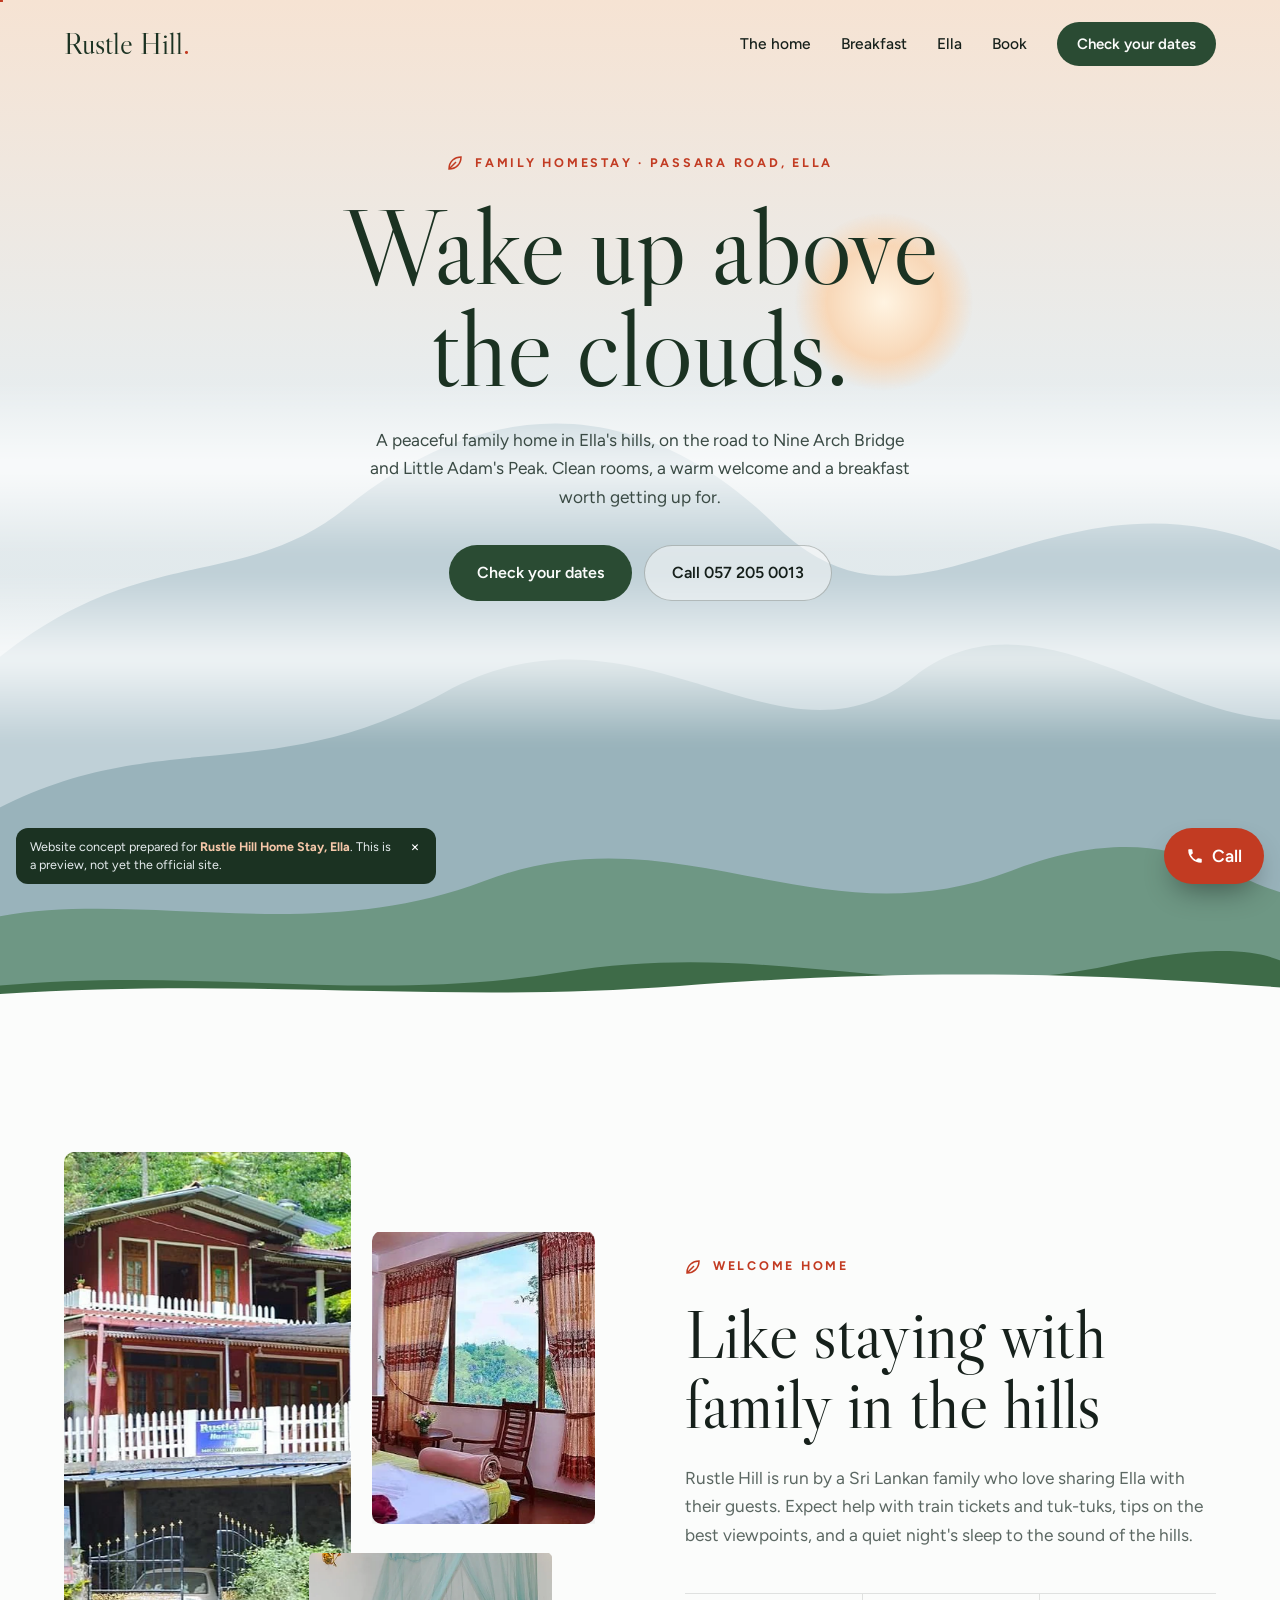
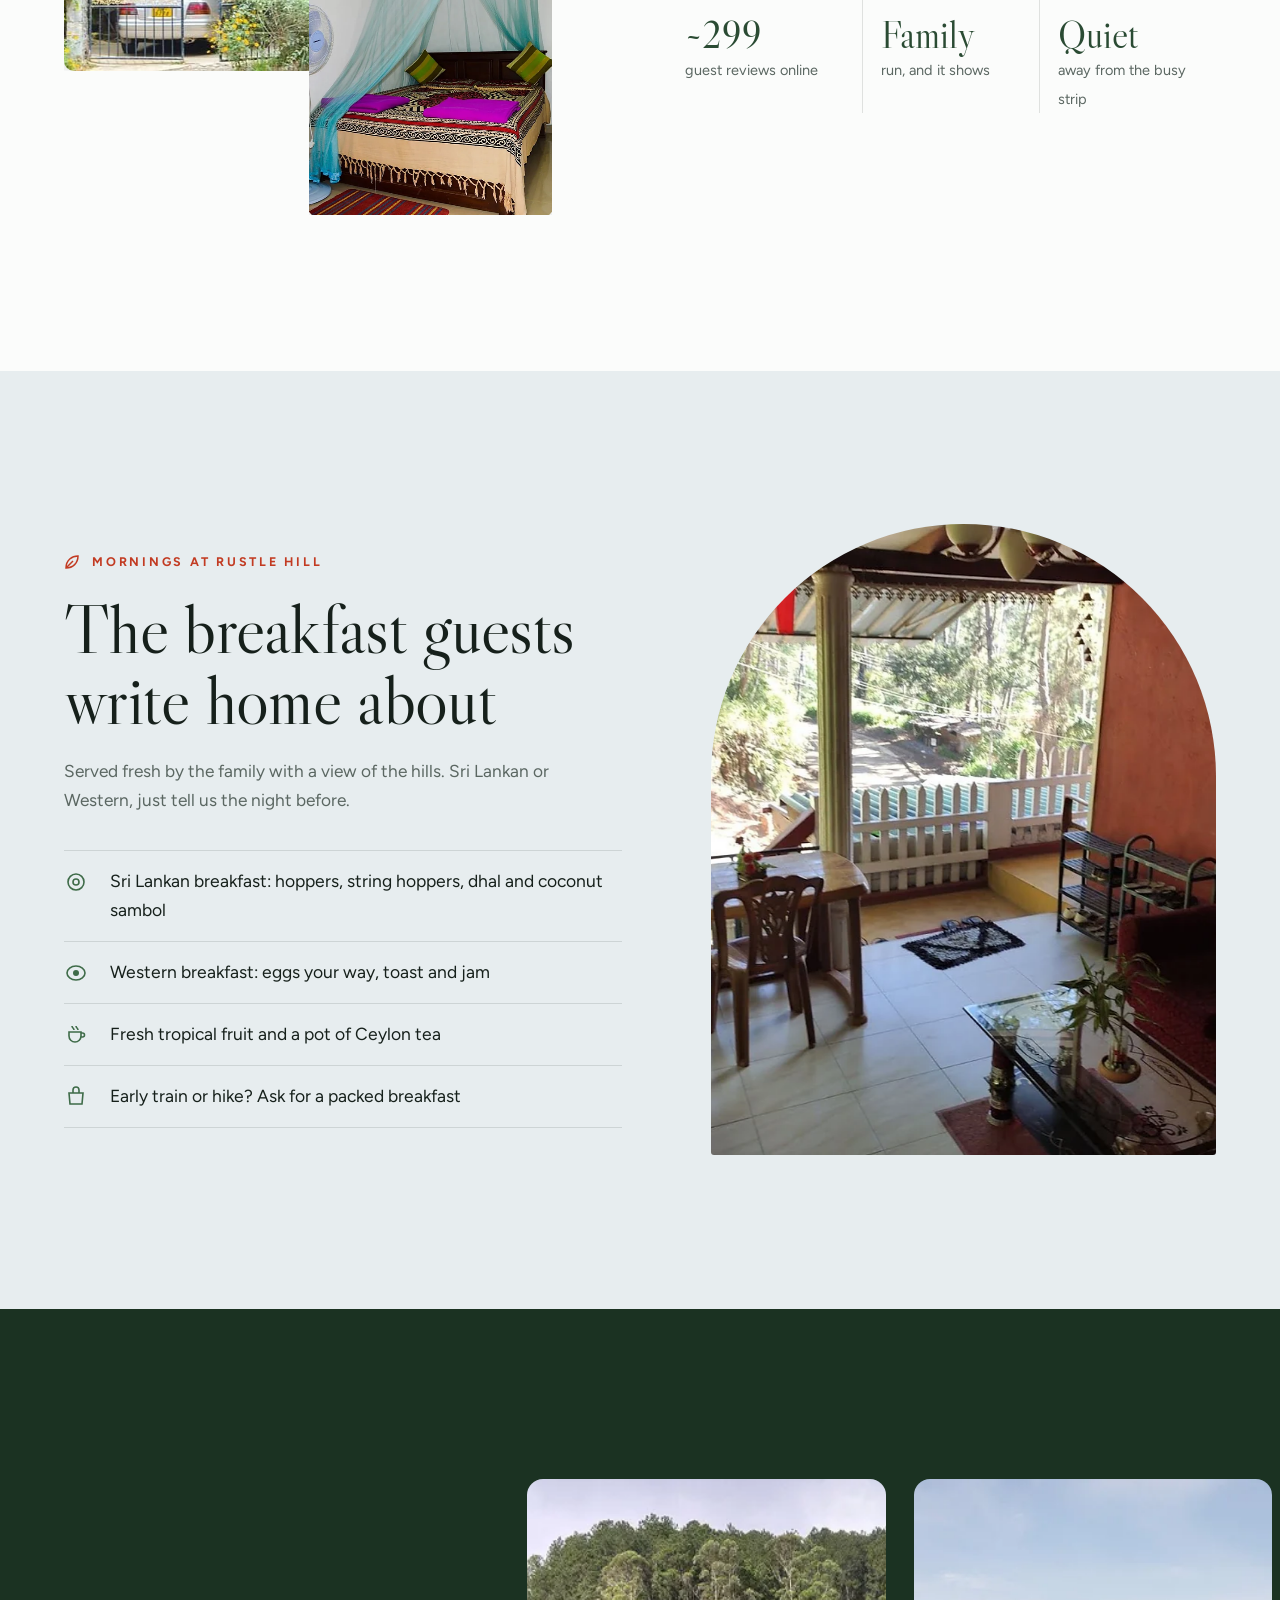
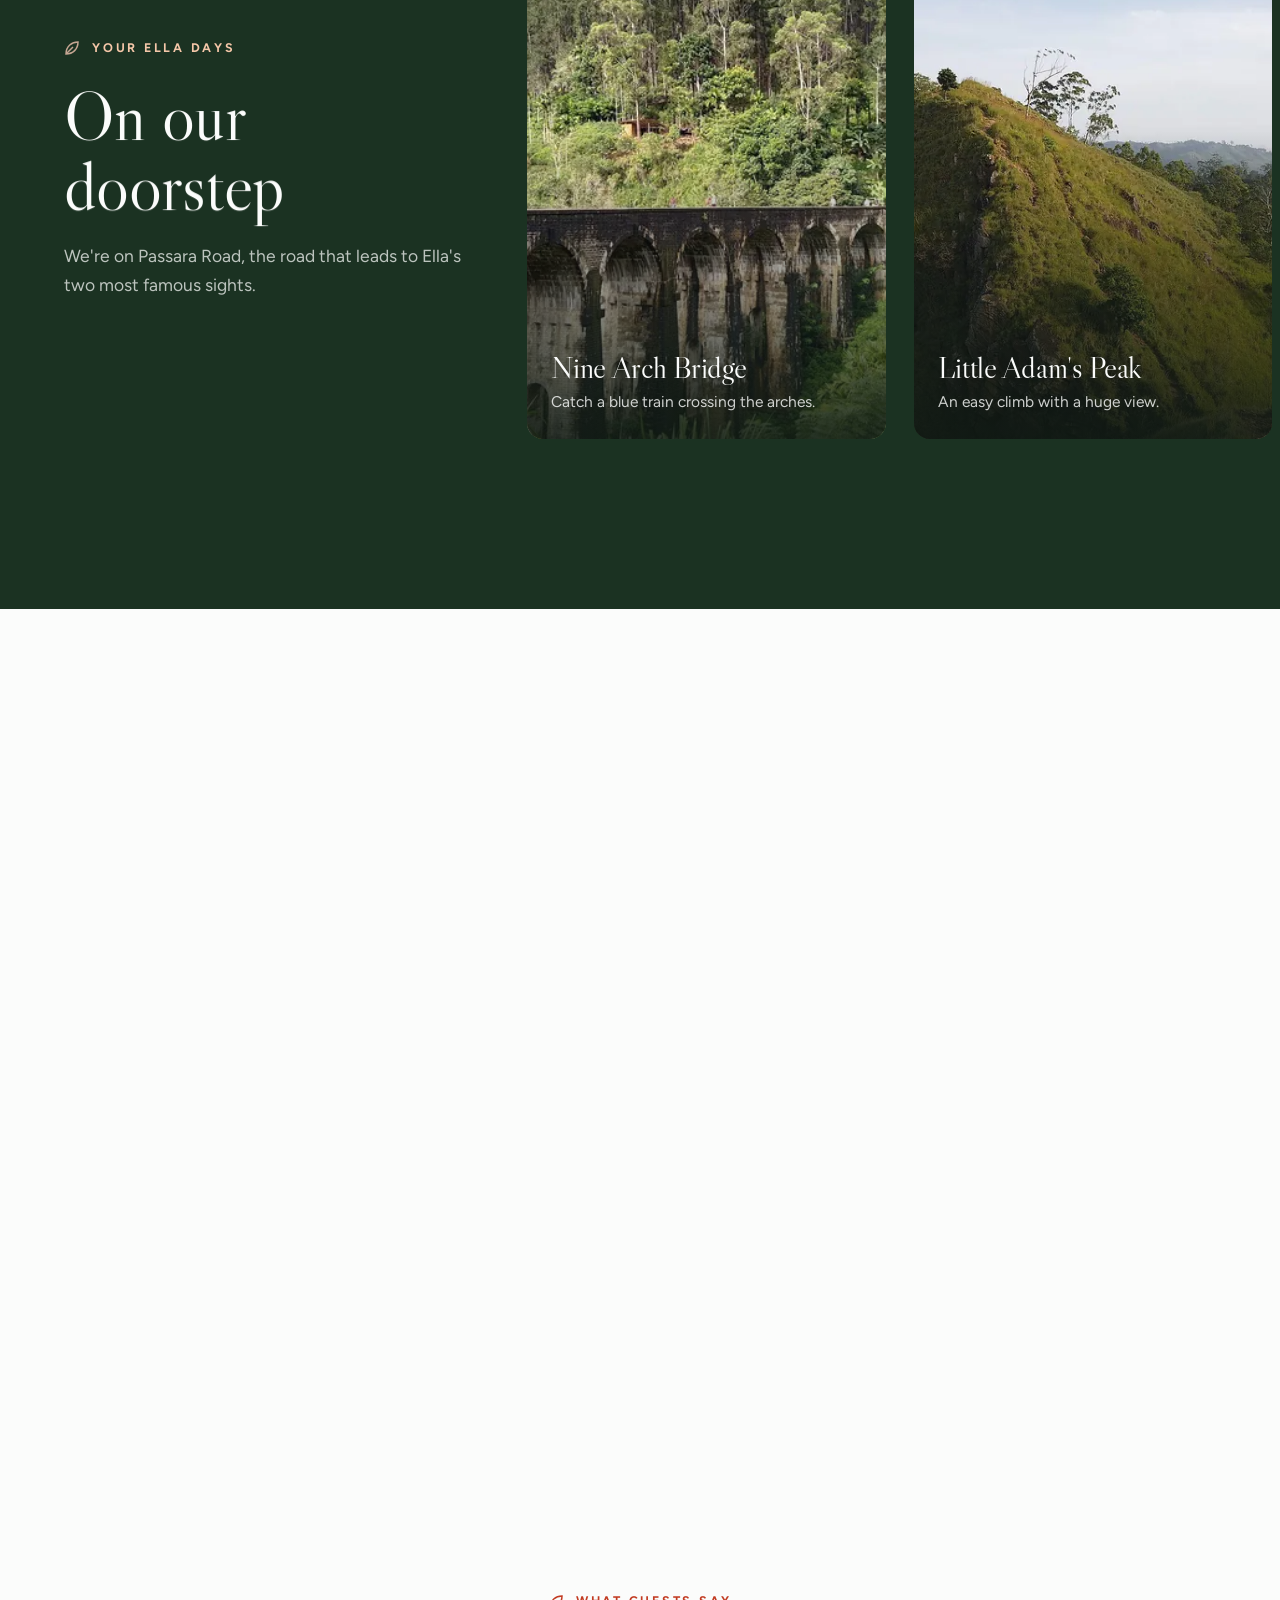
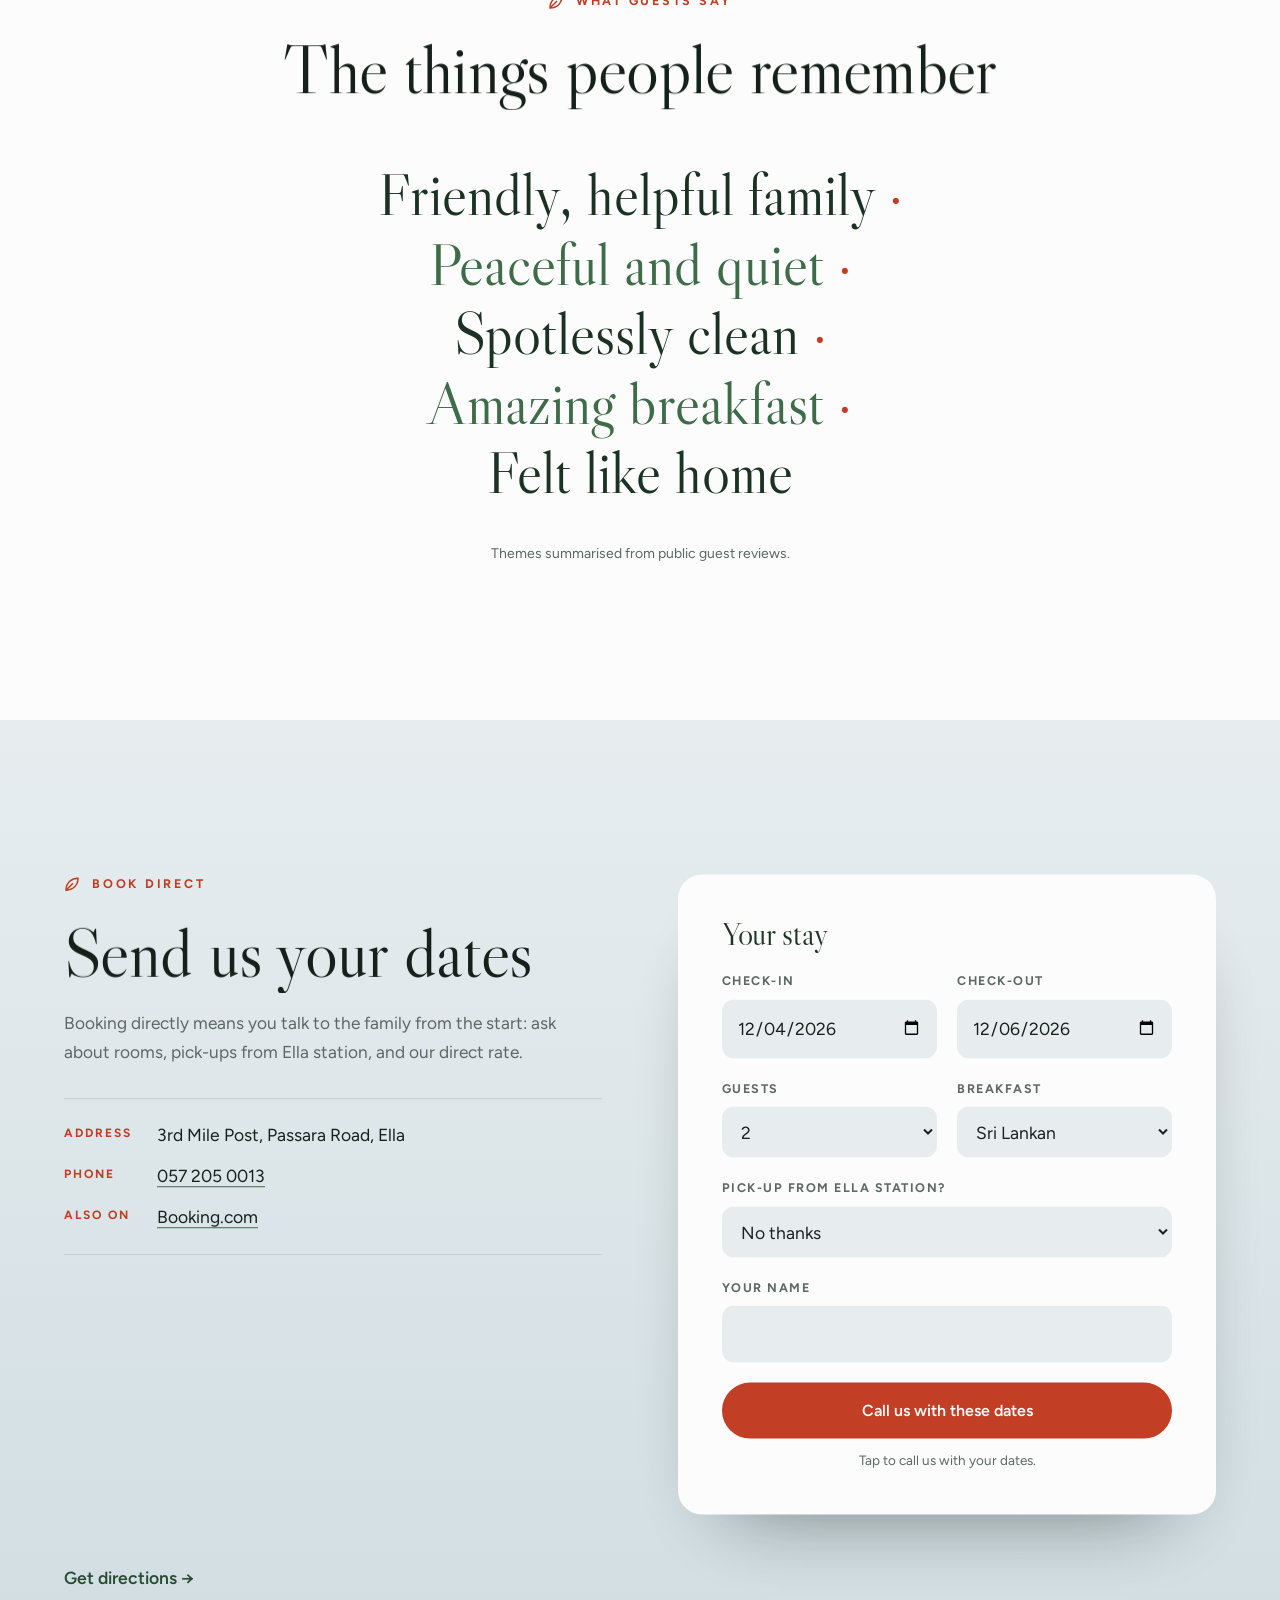
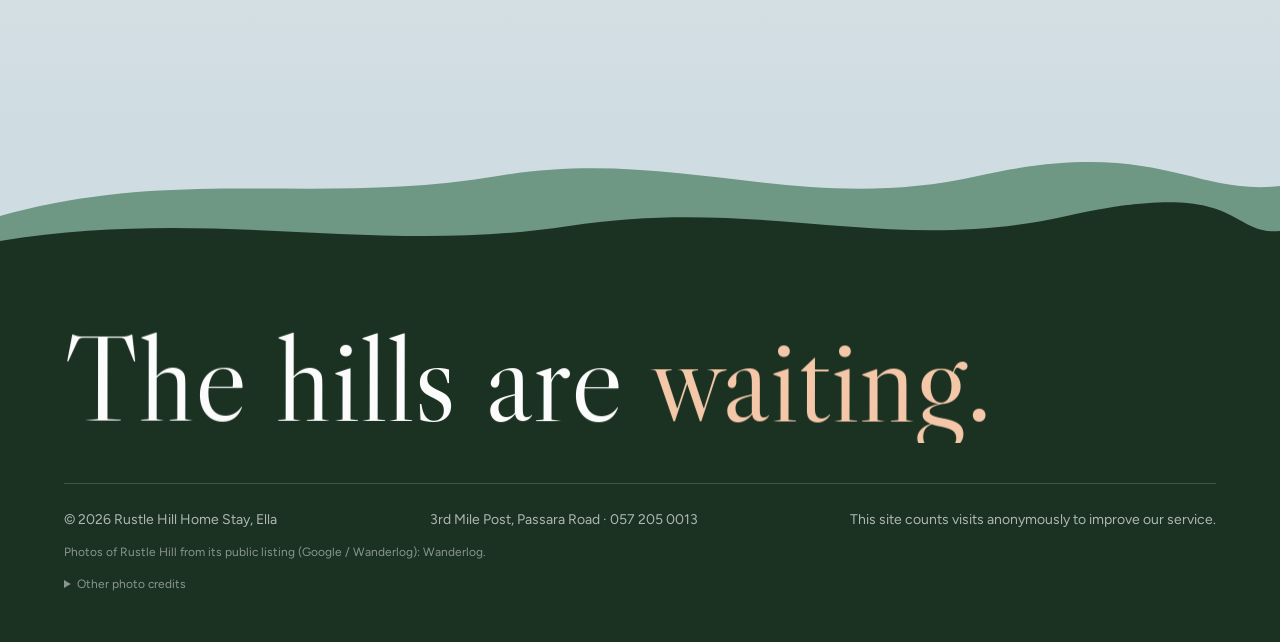
<file: rustle-hill/index.html>
<!doctype html>
<html lang="en">
<head>
<meta charset="utf-8">
<meta name="viewport" content="width=device-width, initial-scale=1">
<title>Rustle Hill Home Stay Ella | Family Homestay on Passara Road</title>
<meta name="description" content="Family-run homestay on Passara Road, Ella, on the way to Nine Arch Bridge and Little Adam's Peak. Peaceful, clean rooms, warm hosts and big home-cooked breakfasts. Call 057 205 0013.">
<link rel="canonical" href="https://jali-rk.github.io/previews/rustle-hill/">
<meta name="robots" content="noindex,nofollow">
<meta name="theme-color" content="#3E6B48">
<meta name="geo.region" content="LK-81">
<meta name="geo.placename" content="Ella">
<meta property="og:type" content="website">
<meta property="og:site_name" content="Rustle Hill Home Stay">
<meta property="og:url" content="https://jali-rk.github.io/previews/rustle-hill/">
<meta property="og:title" content="Rustle Hill Home Stay · Ella">
<meta property="og:description" content="Misty mornings, tea-country views and a family breakfast in Ella.">
<meta property="og:image" content="https://jali-rk.github.io/previews/rustle-hill/images/og.jpg">
<meta property="og:locale" content="en_GB">
<meta name="twitter:card" content="summary_large_image">
<link rel="icon" href="favicon.svg" type="image/svg+xml">
<script type="application/ld+json">
{
  "@context":"https://schema.org",
  "@type":"BedAndBreakfast",
  "name":"Rustle Hill Home Stay",
  "description":"Family-run homestay on Passara Road, Ella, known for friendly hosts, peaceful surroundings, clean rooms and home-cooked breakfasts.",
  "url":"https://jali-rk.github.io/previews/rustle-hill/",
  "image":"https://jali-rk.github.io/previews/rustle-hill/images/og.jpg",
  "telephone":"+94572050013",
  "address":{"@type":"PostalAddress","streetAddress":"3rd Mile Post, Passara Road","addressLocality":"Ella","postalCode":"90090","addressRegion":"Uva Province","addressCountry":"LK"},
  "sameAs":["https://www.booking.com/hotel/lk/rustle-hill-home-stay-ella.en-gb.html"]
}
</script>
<script>window.SITE_ANALYTICS={ga4:"G-XXXXXXXXXX",umami:{id:"",src:"https://cloud.umami.is/script.js"},cfBeacon:""};</script>
<script src="assets/analytics.js" defer></script>
<script>document.documentElement.classList.add("m");window.MQ=[];window.onMotion=function(f){MQ.push(f)};setTimeout(function(){if(!window.MOTION_READY)document.documentElement.classList.add("m-off")},4000)</script>
<link rel="stylesheet" href="assets/motion.css">
<script src="assets/vendor/gsap.min.js" defer></script>
<script src="assets/vendor/ScrollTrigger.min.js" defer></script>
<script src="assets/vendor/SplitText.min.js" defer></script>
<script src="assets/vendor/lenis.min.js" defer></script>
<script src="assets/motion.js" defer></script>
<link rel="preconnect" href="https://fonts.googleapis.com">
<link rel="preconnect" href="https://fonts.gstatic.com" crossorigin>
<link href="https://fonts.googleapis.com/css2?family=Libre+Caslon+Display&family=Figtree:wght@400;500;600;700&display=swap" rel="stylesheet">
<style>
:root{
  --tea:#3E6B48; --tea-d:#2A4B33; --tea-dd:#1B3222; --mist:#E7EDEF; --mist-2:#D5E0E4; --blue:#2C4A63; --chili:#C23B22;
  --ink:#16201B; --mute:#5B6762; --white:#FBFCFB; --line:rgba(22,32,27,.12); --line-l:rgba(251,252,251,.16);
  --display:"Libre Caslon Display",Georgia,serif; --body:"Figtree",system-ui,sans-serif;
  --wrap:min(1240px,90vw); --ease:cubic-bezier(.2,.7,.2,1);
}
*{box-sizing:border-box;margin:0;padding:0}
body{font-family:var(--body);color:var(--ink);background:var(--white);font-size:17.5px;line-height:1.65;-webkit-font-smoothing:antialiased;overflow-x:clip}
img{max-width:100%;display:block}
a{color:inherit;text-decoration:none}
button,input,select{font:inherit;color:inherit}
button{background:none;border:0;cursor:pointer}
:focus-visible{outline:2px solid var(--chili);outline-offset:3px;border-radius:4px}
.wrap{width:var(--wrap);margin-inline:auto}
h1,h2,h3{font-family:var(--display);font-weight:400;line-height:1.02;letter-spacing:-.01em}
h2{font-size:clamp(42px,5.4vw,82px)}
h3{font-size:clamp(24px,2.1vw,30px)}
.kicker{font-size:12.5px;font-weight:700;letter-spacing:.22em;text-transform:uppercase;color:var(--chili);margin-bottom:22px;display:flex;align-items:center;gap:12px}
.kicker::before{content:"";width:16px;height:16px;background:url("data:image/svg+xml,%3Csvg xmlns='http://www.w3.org/2000/svg' viewBox='0 0 16 16'%3E%3Cpath d='M2 14C2 6 8 2 14 2c0 7-5 12-12 12zM2 14l7-7' fill='none' stroke='%23C23B22' stroke-width='1.5'/%3E%3C/svg%3E") center/contain no-repeat}
.sub{font-size:clamp(17px,1.35vw,19px);color:var(--mute);max-width:50ch}
.pad{padding:clamp(100px,12vw,170px) 0}

.btn{display:inline-flex;align-items:center;justify-content:center;gap:10px;height:56px;padding:0 28px;border-radius:999px;background:var(--tea-d);color:var(--white);font-weight:600;font-size:16px;transition:background .3s,box-shadow .3s}
.btn:hover{background:var(--tea);box-shadow:0 14px 30px -14px rgba(42,75,51,.9)}
.btn.ghost{background:rgba(251,252,251,.5);color:var(--ink);backdrop-filter:blur(6px);box-shadow:inset 0 0 0 1px rgba(22,32,27,.25)}
.btn.ghost:hover{background:rgba(251,252,251,.85)}
.btn.chili{background:var(--chili)}
.btn.chili:hover{background:#D5482E;box-shadow:0 14px 30px -14px rgba(194,59,34,.8)}

.concept{position:fixed;left:16px;bottom:16px;z-index:150;max-width:min(420px,calc(100vw - 130px));background:var(--tea-dd);color:var(--mist);font-size:12.5px;line-height:1.45;padding:10px 38px 10px 14px;border-radius:12px}
.concept strong{color:#F5C7A9}
.concept button{position:absolute;right:8px;top:6px;width:26px;height:26px;color:#fff;font-size:16px}
.progress{background:var(--chili)}

/* header */
.hdr{position:fixed;inset:0 0 auto;z-index:100;padding:22px 0}
.hdr.is-scrolled{background:rgba(251,252,251,.85);backdrop-filter:blur(14px);padding:12px 0;box-shadow:0 1px 0 var(--line)}
.hdr-in{width:var(--wrap);margin-inline:auto;display:flex;align-items:center;gap:30px}
.logo{font-family:var(--display);font-size:30px;margin-right:auto;color:var(--tea-dd);line-height:1}
.logo span{color:var(--chili)}
.nav{display:flex;gap:30px;font-weight:500;font-size:15.5px}
.nav a{position:relative}
.nav a::after{content:"";position:absolute;left:0;right:0;bottom:-5px;height:1.5px;background:var(--chili);transform:scaleX(0);transition:transform .4s var(--ease);transform-origin:left}
.nav a:hover::after{transform:scaleX(1)}
.hdr .btn{height:44px;padding:0 20px;font-size:15px}
.burger{display:none;width:46px;height:46px;border-radius:50%;background:var(--tea-d);color:var(--white);position:relative}
.burger span{position:absolute;left:14px;right:14px;height:2px;background:currentColor;transition:transform .4s var(--ease),top .4s var(--ease)}
.burger span:first-child{top:18px}.burger span:last-child{top:26px}
.menu-open .burger span:first-child{top:22px;transform:rotate(45deg)}
.menu-open .burger span:last-child{top:22px;transform:rotate(-45deg)}
.menu-panel{position:fixed;inset:0;z-index:90;background:linear-gradient(180deg,var(--mist) 0%,#B9CBD3 55%,var(--tea) 100%);color:var(--tea-dd);padding:120px 8vw 48px;display:flex;flex-direction:column;gap:4px;visibility:hidden;opacity:0;transition:opacity .45s,visibility .45s}
.menu-open .menu-panel{visibility:visible;opacity:1}
.menu-panel a{font-family:var(--display);font-size:clamp(44px,12vw,64px);line-height:1.12}
.menu-panel .btn{font-family:var(--body);font-size:16px;margin-top:28px;align-self:flex-start}
.menu-panel p{margin-top:auto;font-size:14px;color:var(--white)}

/* hills hero */
.hills{position:relative;height:118svh;min-height:720px;overflow:hidden;background:linear-gradient(180deg,#F6E3D3 0%,#E7EDEF 38%,#D2DFE4 100%)}
.sun{position:absolute;left:62%;top:20%;width:180px;height:180px;border-radius:50%;background:radial-gradient(circle,#FFF4E2 0%,#F8D7B7 45%,rgba(248,215,183,0) 70%)}
.layer{position:absolute;left:-5%;width:110%;bottom:0}
.layer svg{width:100%;height:100%;display:block}
.mistband{position:absolute;left:-30%;width:160%;height:16%;background:linear-gradient(180deg,rgba(255,255,255,0),rgba(255,255,255,.75) 50%,rgba(255,255,255,0));filter:blur(8px);animation:mist 40s ease-in-out infinite alternate}
@keyframes mist{to{transform:translateX(12%)}}
.copy{position:absolute;inset:0;display:flex;flex-direction:column;align-items:center;text-align:center;padding:17vh 5vw 0}
.copy .kicker{justify-content:center}
.hills h1{font-size:clamp(54px,min(8.4vw,12.5vh),136px);color:var(--tea-dd);max-width:11ch;line-height:.95}
.hills .lead{max-width:50ch;margin:26px auto 34px;color:#3a4a44;font-size:clamp(17px,1.35vw,19.5px)}
.btns{display:flex;gap:12px;flex-wrap:wrap;justify-content:center}
.leaf{position:absolute;top:-30px;width:18px;height:18px;pointer-events:none;color:var(--tea);opacity:.75;animation:fall linear infinite}
.leaf svg{width:100%;height:100%}
@keyframes fall{0%{transform:translate(0,0) rotate(0)}100%{transform:translate(-30vw,120svh) rotate(540deg)}}

/* welcome */
.welcome{display:grid;grid-template-columns:1fr 1fr;gap:clamp(40px,7vw,110px);align-items:center}
.pics{position:relative;height:clamp(460px,52vw,700px)}
.pics .frame{position:absolute;overflow:hidden;border-radius:10px;box-shadow:0 30px 60px -30px rgba(22,32,27,.5)}
.pics .frame img{width:100%;height:100%;object-fit:cover}
.pics .a{left:0;top:0;width:54%;height:78%}
.pics .b{right:0;top:12%;width:42%;height:44%}
.pics .c{right:8%;bottom:0;width:46%;height:40%}
.welcome h2{margin-bottom:24px}
.stats{display:grid;grid-template-columns:repeat(3,1fr);margin-top:44px;border-top:1px solid var(--line)}
.stats div{padding:22px 16px 0 0}
.stats div+div{padding-left:18px;border-left:1px solid var(--line)}
.stats b{display:block;font-family:var(--display);font-weight:400;font-size:clamp(32px,3vw,44px);color:var(--tea-d);line-height:1}
.stats div>span{font-size:14.5px;color:var(--mute)}

/* breakfast */
.breakfast{background:var(--mist)}
.bgrid{display:grid;grid-template-columns:1.05fr .95fr;gap:clamp(40px,7vw,110px);align-items:center}
.bgrid .frame{aspect-ratio:4/5;overflow:hidden;border-radius:999px 999px 12px 12px}
.bgrid .frame img{width:100%;height:115%;object-fit:cover}
.bgrid h2{margin-bottom:22px}
.bgrid ul{list-style:none;margin-top:36px;border-top:1px solid var(--line)}
.bgrid li{display:grid;grid-template-columns:34px 1fr;gap:12px;padding:16px 0;border-bottom:1px solid var(--line);align-items:start}
.bgrid li svg{width:24px;height:24px;color:var(--tea);margin-top:2px}

/* ella cards: pinned horizontal */
.ella{background:var(--tea-dd);color:var(--white);overflow:hidden}
.ella .hs-track{display:flex;gap:28px;align-items:center;height:100svh;padding:0 5vw;width:max-content}
.ella-intro{width:min(460px,34vw);flex:none;padding-right:2vw}
.ella-intro .kicker{color:#F5C7A9}
.ella-intro .kicker::before{filter:brightness(2.6) saturate(.3)}
.ella-intro p{color:rgba(251,252,251,.72);margin-top:20px}
.card{flex:none;width:min(380px,28vw);height:min(560px,68svh);border-radius:16px;overflow:hidden;position:relative}
.card img{width:100%;height:100%;object-fit:cover;transition:transform 1.2s var(--ease)}
.card:hover img{transform:scale(1.06)}
.card::after{content:"";position:absolute;inset:0;background:linear-gradient(180deg,transparent 45%,rgba(16,26,20,.88))}
.card div{position:absolute;left:24px;right:24px;bottom:24px;z-index:1}
.card h3{font-size:clamp(28px,2.4vw,36px)}
.card p{color:rgba(251,252,251,.8);font-size:15.5px;margin-top:6px}

/* reviews */
.reviews{text-align:center;background:var(--white)}
.reviews .kicker{justify-content:center}
.q{list-style:none;margin:56px auto 30px;max-width:1000px}
.q li{font-family:var(--display);font-size:clamp(34px,4.6vw,68px);line-height:1.18;color:var(--tea-dd)}
.q li:nth-child(even){color:var(--tea)}
.q li i{font-style:normal;color:var(--chili)}
.reviews small{color:var(--mute);font-size:14px}

/* book */
.book{background:linear-gradient(180deg,var(--mist) 0%,#CFDCE1 100%)}
.book .grid{display:grid;grid-template-columns:1fr 1fr;gap:clamp(40px,6vw,100px);align-items:start}
.book .sub{margin:22px 0 32px}
.book dl{display:grid;grid-template-columns:auto 1fr;gap:12px 26px;padding:22px 0;border-top:1px solid var(--line);border-bottom:1px solid var(--line)}
.book dt{font-size:12px;font-weight:700;letter-spacing:.16em;text-transform:uppercase;color:var(--chili);padding-top:3px}
.book dd a{border-bottom:1.5px solid var(--tea)}
.book iframe{width:100%;height:260px;border:0;border-radius:14px;margin-top:26px}
.dir{display:inline-block;margin-top:14px;font-weight:600;color:var(--tea-d)}
form{background:var(--white);border-radius:24px;padding:clamp(26px,3.4vw,44px);display:grid;grid-template-columns:1fr 1fr;gap:20px;box-shadow:0 40px 80px -50px rgba(22,32,27,.6)}
form h3{grid-column:1/-1;font-size:32px;color:var(--tea-dd)}
form .full{grid-column:1/-1}
label{display:block;font-size:12.5px;font-weight:700;letter-spacing:.12em;text-transform:uppercase;color:var(--mute);margin-bottom:8px}
input,select{width:100%;background:var(--mist);border:1.5px solid transparent;border-radius:12px;padding:13px 14px;transition:border-color .3s,background .3s}
input:focus,select:focus{outline:none;border-color:var(--tea);background:#fff}
form .btn{width:100%}
#bookHint{font-size:13.5px;color:var(--mute);margin-top:10px;text-align:center}

footer{background:var(--tea-dd);color:rgba(251,252,251,.66);font-size:14px;padding:0 0 48px;overflow:hidden}
.foot-hills{height:120px;background:linear-gradient(180deg,#CFDCE1,#CFDCE1)}
.foot-hills svg{width:100%;height:100%;display:block}
footer .big{font-family:var(--display);color:var(--white);font-size:clamp(52px,9.6vw,150px);line-height:.95;padding:50px 0 50px}
footer .big span{color:#F5C7A9}
footer .row{display:flex;flex-wrap:wrap;gap:12px 32px;justify-content:space-between;border-top:1px solid var(--line-l);padding-top:24px}
footer a:hover{color:#F5C7A9}

.call-float{position:fixed;right:16px;bottom:16px;z-index:140;height:56px;padding:0 22px;display:flex;align-items:center;gap:8px;border-radius:999px;background:var(--chili);color:#fff;font-weight:600;box-shadow:0 14px 30px -10px rgba(0,0,0,.45)}

@media (max-width:959px){
  .hdr .nav,.hdr .btn{display:none}
  .burger{display:block}
  .hills{height:100svh;min-height:640px}
  .copy{padding-top:17vh}
  .welcome,.bgrid,.book .grid{grid-template-columns:1fr}
  .pics{height:120vw;max-height:620px}
  .stats{grid-template-columns:1fr 1fr 1fr}
  .stats b{font-size:26px}
  .ella .hs-track{display:grid;grid-template-columns:1fr 1fr;width:auto;height:auto;padding:100px 5vw;gap:16px}
  .ella-intro{grid-column:1/-1;width:auto;margin-bottom:20px}
  .card{width:auto;height:auto;aspect-ratio:3/4}
  .card div{left:14px;right:14px;bottom:14px}
  .card h3{font-size:22px}
  .card p{font-size:13.5px}
  form{grid-template-columns:1fr}
}
@media (prefers-reduced-motion:reduce){ .mistband,.leaf{animation:none} .leaf{display:none} }
</style>
</head>
<body>
<div class="concept">Website concept prepared for <strong>Rustle Hill Home Stay, Ella</strong>. This is a preview, not yet the official site. <button aria-label="Hide notice" onclick="this.parentElement.remove()">×</button></div>
<div class="progress" data-progress></div>

<header class="hdr" data-header>
  <div class="hdr-in">
    <a class="logo" href="#top">Rustle Hill<span>.</span></a>
    <nav class="nav" aria-label="Main"><a href="#welcome">The home</a><a href="#breakfast">Breakfast</a><a href="#ella">Ella</a><a href="#book">Book</a></nav>
    <a class="btn" href="#book">Check your dates</a>
    <button class="burger" data-menu-toggle aria-expanded="false" aria-controls="menu-panel" aria-label="Open menu"><span></span><span></span></button>
  </div>
</header>
<nav class="menu-panel" id="menu-panel" data-menu aria-label="Mobile">
  <a href="#welcome">The home</a><a href="#breakfast">Breakfast</a><a href="#ella">Ella</a><a href="#book">Book</a>
  <a class="btn" href="tel:+94572050013">Call 057 205 0013</a>
  <p data-menu-item>3rd Mile Post, Passara Road, Ella</p>
</nav>

<main id="top">
  <section class="hills" aria-label="Welcome">
    <div class="sun"></div>
    <div class="layer l1" style="height:72%"><svg viewBox="0 0 1440 400" preserveAspectRatio="none" aria-hidden="true"><path d="M0 220 C180 120 300 160 420 110 S700 40 860 120 1160 60 1440 150 V400 H0Z" fill="#BFD0D7"/></svg></div>
    <div class="mistband m1" style="bottom:48%"></div>
    <div class="layer l2" style="height:58%"><svg viewBox="0 0 1440 400" preserveAspectRatio="none" aria-hidden="true"><path d="M0 260 C200 170 320 230 520 160 S860 220 1000 150 1300 210 1440 170 V400 H0Z" fill="#99B3BB"/></svg></div>
    <div class="mistband m2" style="bottom:30%;animation-duration:34s"></div>
    <div class="layer l3" style="height:40%"><svg viewBox="0 0 1440 400" preserveAspectRatio="none" aria-hidden="true"><path d="M0 280 C160 220 360 300 560 230 S900 290 1100 220 1340 270 1440 240 V400 H0Z" fill="#6E9784"/></svg></div>
    <div class="copy">
      <p class="kicker" data-reveal="up" data-delay=".3">Family homestay · Passara Road, Ella</p>
      <h1 data-split="lines" data-delay=".45">Wake up above the clouds.</h1>
      <p class="lead" data-reveal="up" data-delay=".9">A peaceful family home in Ella's hills, on the road to Nine Arch Bridge and Little Adam's Peak. Clean rooms, a warm welcome and a breakfast worth getting up for.</p>
      <div class="btns" data-reveal="up" data-delay="1.05"><a class="btn" href="#book" data-magnetic>Check your dates</a><a class="btn ghost" href="tel:+94572050013">Call 057 205 0013</a></div>
    </div>
    <div class="layer l4" style="height:26%"><svg viewBox="0 0 1440 400" preserveAspectRatio="none" aria-hidden="true">
      <path d="M0 300 C240 250 420 320 640 270 S1000 320 1200 260 1380 290 1440 280 V400 H0Z" fill="#3E6B48"/>
      <g fill="none" stroke="#2A4B33" stroke-width="3" opacity=".55"><path d="M60 330 q40 -14 80 0 t80 0 t80 0 t80 0"/><path d="M520 345 q40 -14 80 0 t80 0 t80 0 t80 0 t80 0"/><path d="M1060 320 q40 -14 80 0 t80 0 t80 0 t80 0"/></g>
    </svg></div>
    <div class="layer l5" style="height:12%"><svg viewBox="0 0 1440 400" preserveAspectRatio="none" aria-hidden="true"><path d="M0 200 C300 120 500 220 760 160 S1200 120 1440 180 V400 H0Z" fill="#FBFCFB"/></svg></div>
  </section>

  <section id="welcome" class="pad" style="padding-top:clamp(60px,7vw,100px)">
    <div class="wrap welcome">
      <div class="pics" data-parallax-wrap>
        <div class="frame a" data-reveal="image"><img src="images/w1.webp" alt="Rustle Hill Home Stay, the house on the hillside on Passara Road" loading="lazy" width="600" height="1000"></div>
        <div class="frame b" data-reveal="image" data-delay=".15"><img src="images/w2.webp" alt="A guest room at Rustle Hill with a big window onto the hills" loading="lazy" width="600" height="600"></div>
        <div class="frame c" data-reveal="image" data-delay=".3"><img src="images/w3.webp" alt="Bedroom with a mosquito net and colourful bedspread" loading="lazy" width="600" height="600"></div>
      </div>
      <div>
        <p class="kicker" data-reveal="up">Welcome home</p>
        <h2 data-split="lines">Like staying with family in the hills</h2>
        <p class="sub" data-reveal="up">Rustle Hill is run by a Sri Lankan family who love sharing Ella with their guests. Expect help with train tickets and tuk-tuks, tips on the best viewpoints, and a quiet night's sleep to the sound of the hills.</p>
        <div class="stats" data-reveal-group>
          <div><b>~<span data-count="300">300</span></b><span>guest reviews online</span></div>
          <div><b>Family</b><span>run, and it shows</span></div>
          <div><b>Quiet</b><span>away from the busy strip</span></div>
        </div>
      </div>
    </div>
  </section>

  <section class="breakfast pad" id="breakfast">
    <div class="wrap bgrid">
      <div>
        <p class="kicker" data-reveal="up">Mornings at Rustle Hill</p>
        <h2 data-split="lines">The breakfast guests write home about</h2>
        <p class="sub" data-reveal="up">Served fresh by the family with a view of the hills. Sri Lankan or Western, just tell us the night before.</p>
        <ul data-reveal-group>
          <li><svg viewBox="0 0 24 24" aria-hidden="true"><circle cx="12" cy="13" r="8" fill="none" stroke="currentColor" stroke-width="1.6"/><circle cx="12" cy="13" r="3" fill="none" stroke="currentColor" stroke-width="1.6"/></svg>Sri Lankan breakfast: hoppers, string hoppers, dhal and coconut sambol</li>
          <li><svg viewBox="0 0 24 24" aria-hidden="true"><ellipse cx="12" cy="13" rx="9" ry="7" fill="none" stroke="currentColor" stroke-width="1.6"/><circle cx="12" cy="13" r="3" fill="currentColor"/></svg>Western breakfast: eggs your way, toast and jam</li>
          <li><svg viewBox="0 0 24 24" aria-hidden="true"><path d="M5 10h12v4a6 6 0 01-12 0zM17 11h1.5a2 2 0 010 4H17M8 4c0 2 2 2 2 4M12 4c0 2 2 2 2 4" fill="none" stroke="currentColor" stroke-width="1.6"/></svg>Fresh tropical fruit and a pot of Ceylon tea</li>
          <li><svg viewBox="0 0 24 24" aria-hidden="true"><path d="M5 9h14l-1 11H6zM9 9V6a3 3 0 016 0v3" fill="none" stroke="currentColor" stroke-width="1.6"/></svg>Early train or hike? Ask for a packed breakfast</li>
        </ul>
      </div>
      <div class="frame" data-reveal="image"><img src="images/b1.webp" alt="The dining room and veranda at Rustle Hill" loading="lazy" width="900" height="1125" data-parallax="6"></div>
    </div>
  </section>

  <section class="ella" id="ella" data-hscroll>
    <div class="hs-track">
      <div class="ella-intro">
        <p class="kicker">Your Ella days</p>
        <h2 data-split="lines">On our doorstep</h2>
        <p>We're on Passara Road, the road that leads to Ella's two most famous sights.</p>
      </div>
      <article class="card"><img src="images/e1.webp" alt="Nine Arch Bridge" loading="lazy" width="600" height="800"><div><h3>Nine Arch Bridge</h3><p>Catch a blue train crossing the arches.</p></div></article>
      <article class="card"><img src="images/e2.webp" alt="Little Adam's Peak" loading="lazy" width="600" height="800"><div><h3>Little Adam's Peak</h3><p>An easy climb with a huge view.</p></div></article>
      <article class="card"><img src="images/e3.webp" alt="Ella Rock" loading="lazy" width="600" height="800"><div><h3>Ella Rock</h3><p>The big morning hike. We'll pack breakfast.</p></div></article>
      <article class="card"><img src="images/e4.webp" alt="Tea estate" loading="lazy" width="600" height="800"><div><h3>Tea country</h3><p>Factory visits and walks through the estates.</p></div></article>
    </div>
  </section>

  <section class="reviews pad">
    <div class="wrap">
      <p class="kicker" data-reveal="up">What guests say</p>
      <h2 data-split="lines">The things people remember</h2>
      <ul class="q">
        <li data-reveal="up">Friendly, helpful family <i>·</i></li>
        <li data-reveal="up">Peaceful and quiet <i>·</i></li>
        <li data-reveal="up">Spotlessly clean <i>·</i></li>
        <li data-reveal="up">Amazing breakfast <i>·</i></li>
        <li data-reveal="up">Felt like home</li>
      </ul>
      <small>Themes summarised from public guest reviews.</small>
    </div>
  </section>

  <section class="book pad" id="book">
    <div class="wrap grid">
      <div>
        <p class="kicker" data-reveal="up">Book direct</p>
        <h2 data-split="lines">Send us your dates</h2>
        <p class="sub" data-reveal="up">Booking directly means you talk to the family from the start: ask about rooms, pick-ups from Ella station, and our direct rate.</p>
        <dl data-reveal="up">
          <dt>Address</dt><dd>3rd Mile Post, Passara Road, Ella</dd>
          <dt>Phone</dt><dd><a href="tel:+94572050013">057 205 0013</a></dd>
          <dt>Also on</dt><dd><a href="https://www.booking.com/hotel/lk/rustle-hill-home-stay-ella.en-gb.html" target="_blank" rel="noopener">Booking.com</a></dd>
        </dl>
        <iframe title="Map to Rustle Hill Home Stay" loading="lazy" referrerpolicy="no-referrer-when-downgrade" src="https://www.google.com/maps?q=Rustle+Hill+Home+Stay,+Passara+Road,+Ella&output=embed"></iframe>
        <a class="dir" href="https://www.google.com/maps/search/?api=1&query=Rustle+Hill+Home+Stay+Ella" target="_blank" rel="noopener">Get directions →</a>
      </div>
      <form id="bookForm" onsubmit="return false" data-reveal="up" data-delay=".1">
        <h3>Your stay</h3>
        <div><label for="ci">Check-in</label><input id="ci" type="date"></div>
        <div><label for="co">Check-out</label><input id="co" type="date"></div>
        <div><label for="gs">Guests</label><select id="gs"><option>1</option><option selected>2</option><option>3</option><option>4</option><option>5+</option></select></div>
        <div><label for="bf">Breakfast</label><select id="bf"><option>Sri Lankan</option><option>Western</option><option>Not needed</option></select></div>
        <div class="full"><label for="pk">Pick-up from Ella station?</label><select id="pk"><option>No thanks</option><option>Yes please</option></select></div>
        <div class="full"><label for="nm">Your name</label><input id="nm" autocomplete="name"></div>
        <div class="full"><button class="btn chili" id="bookBtn" type="button">Send request</button><p id="bookHint"></p></div>
      </form>
    </div>
  </section>
</main>

<footer>
  <div class="foot-hills" aria-hidden="true"><svg viewBox="0 0 1440 120" preserveAspectRatio="none"><path d="M0 70 C200 20 360 60 560 30 S900 70 1100 30 1340 50 1440 40 V120 H0Z" fill="#6E9784"/><path d="M0 95 C240 60 420 110 640 80 S1000 110 1200 70 1380 90 1440 85 V120 H0Z" fill="#1B3222"/></svg></div>
  <div class="wrap">
    <p class="big" data-split="lines">The hills are <span>waiting.</span></p>
    <div class="row">
      <span>© <span id="yr"></span> Rustle Hill Home Stay, Ella</span>
      <span>3rd Mile Post, Passara Road · <a href="tel:+94572050013">057 205 0013</a></span>
      <span>This site counts visits anonymously to improve our service.</span>
      <!--CREDITS--><span class="photo-credits" style="width:100%;font-size:12px;opacity:.75">Photos of Rustle Hill from its public listing (Google / Wanderlog): <a href="https://wanderlog.com/place/details/3950374/rustle-hill" target="_blank" rel="noopener">Wanderlog</a>.</span><details class="photo-credits" style="width:100%;font-size:12px;opacity:.75"><summary style="cursor:pointer">Other photo credits</summary><ul style="list-style:none;margin-top:6px;line-height:1.6"><li><a href="https://commons.wikimedia.org/wiki/File:A_boy_from_Sri_Lanka_(Rule_of_thirds).jpg" target="_blank" rel="noopener">A boy from Sri Lanka (Rule of thirds).jpg</a> by AntanO (CC BY 4.0)</li><li><a href="https://commons.wikimedia.org/wiki/File:Ella_Gap_(Valley),_mountains_of_Sri_Lanka.jpg" target="_blank" rel="noopener">Ella Gap (Valley), mountains of Sri Lanka.jpg</a> by Vyacheslav Argenberg (CC BY 4.0)</li><li><a href="https://commons.wikimedia.org/wiki/File:Indian_peafowl_(Pavo_cristatus)_in_Ella,_Sri_Lanka_-_01.jpg" target="_blank" rel="noopener">Indian peafowl (Pavo cristatus) in Ella, Sri Lanka - 01.jpg</a> by Satdeep Gill (CC BY-SA 4.0)</li><li><a href="https://commons.wikimedia.org/wiki/File:Aapam_with_Kadala_curry_with_hot_Kattan_Chai_-_Calicut,_Kerala.jpg" target="_blank" rel="noopener">Aapam with Kadala curry with hot Kattan Chai - Calicut, Kerala.jpg</a> by Bhuvana Meenakshi (CC BY-SA 4.0)</li><li><a href="https://commons.wikimedia.org/wiki/File:202312_Nine_Arches_Bridge,_Sri_Lanka.jpg" target="_blank" rel="noopener">202312 Nine Arches Bridge, Sri Lanka.jpg</a> by Jonashtand (CC BY-SA 4.0)</li><li><a href="https://commons.wikimedia.org/wiki/File:Little_Adam%27s_Peak_in_Ella.jpg" target="_blank" rel="noopener">Little Adam&#x27;s Peak in Ella.jpg</a> by MikeWilli (CC BY-SA 4.0)</li><li><a href="https://commons.wikimedia.org/wiki/File:Top_of_Ella_Rock.jpg" target="_blank" rel="noopener">Top of Ella Rock.jpg</a> by Leeno2001 (CC BY-SA 4.0)</li><li><a href="https://commons.wikimedia.org/wiki/File:Tea_plantation_Haputale.jpg" target="_blank" rel="noopener">Tea plantation Haputale.jpg</a> by Adbar (CC BY-SA 3.0)</li></ul></details><!--/CREDITS-->
    </div>
  </div>
</footer>
<a class="call-float" href="tel:+94572050013" aria-label="Call Rustle Hill Home Stay">
  <svg width="18" height="18" viewBox="0 0 24 24" aria-hidden="true"><path d="M6.6 10.8a15 15 0 006.6 6.6l2.2-2.2a1 1 0 011-.25 11.4 11.4 0 003.6.6 1 1 0 011 1V20a1 1 0 01-1 1A17 17 0 013 4a1 1 0 011-1h3.5a1 1 0 011 1c0 1.25.2 2.45.6 3.6a1 1 0 01-.25 1z" fill="currentColor"/></svg>Call
</a>
<script>
/* ==== EDIT HERE: the family's WhatsApp number (international, no +). Leave "" to send requests by phone call instead. ==== */
const WHATSAPP = "";
const $ = id => document.getElementById(id);
$("yr").textContent = new Date().getFullYear();
const iso = d => new Date(d.getTime()-d.getTimezoneOffset()*6e4).toISOString().slice(0,10), t = new Date();
$("ci").min = $("ci").value = iso(t); t.setDate(t.getDate()+2); $("co").value = iso(t);
$("bookHint").textContent = WHATSAPP ? "Opens WhatsApp with your request ready to send." : "Tap to call us with your dates.";
$("bookBtn").textContent = WHATSAPP ? "Send request on WhatsApp" : "Call us with these dates";
$("bookBtn").addEventListener("click", () => {
  const msg = ["Hello Rustle Hill! 🌿", `Check-in: ${$("ci").value}`, `Check-out: ${$("co").value}`, `Guests: ${$("gs").value}`,
    `Breakfast: ${$("bf").value}`, `Station pick-up: ${$("pk").value}`, $("nm").value.trim() ? `Name: ${$("nm").value.trim()}` : ""].filter(Boolean).join("\n");
  if(window.trackLead) trackLead("booking_request");
  if(WHATSAPP) window.open(`https://wa.me/${WHATSAPP}?text=${encodeURIComponent(msg)}`, "_blank", "noopener");
  else location.href = "tel:+94572050013";
});
// a few drifting leaves
if(!matchMedia("(prefers-reduced-motion: reduce)").matches){
  const hero = document.querySelector(".hills");
  for(let i=0;i<6;i++){ const s = document.createElement("span"); s.className="leaf"; s.setAttribute("aria-hidden","true");
    s.innerHTML = '<svg viewBox="0 0 20 20"><path d="M2 18C2 8 9 2 18 2c0 9-7 16-16 16z" fill="currentColor"/><path d="M2 18L12 8" stroke="#E7EDEF" stroke-width="1"/></svg>';
    s.style.left = (30 + Math.random()*75) + "%"; s.style.animationDuration = (12 + Math.random()*10) + "s"; s.style.animationDelay = (-Math.random()*20) + "s"; hero.appendChild(s); }
}

onMotion(function (M) {
  if (M.reduced) return;
  var g = M.gsap;
  // intro: hills rise in layers, the title comes into focus through the mist
  var intro = g.timeline({ defaults: { ease: "expo.out" } });
  intro.from(".layer", { yPercent: 30, duration: 2, stagger: { each: .12, from: "end" } }, 0)
       .from(".sun", { y: 120, opacity: 0, duration: 2.4 }, .1)
       .from(".copy", { filter: "blur(14px)", duration: 2.2, clearProps: "filter" }, .3);
  // scroll: layers separate (near ones move faster), mist thickens, copy drifts up
  var s = { trigger: ".hills", start: "top top", end: "bottom top", scrub: true };
  [[".l1", 6], [".l2", 14], [".l3", 26], [".l4", 40], [".l5", 0]].forEach(function (l) { g.to(l[0], { yPercent: -l[1], ease: "none", scrollTrigger: s }); });
  g.to(".sun", { yPercent: 80, ease: "none", scrollTrigger: s });
  g.to(".copy", { yPercent: -30, opacity: 0, ease: "none", scrollTrigger: { trigger: ".hills", start: "15% top", end: "70% top", scrub: true } });
  g.to(".m2", { opacity: .2, scaleY: 2.4, ease: "none", scrollTrigger: s });
  // collage photos drift at different speeds
  g.to(".pics .a", { y: -40, ease: "none", scrollTrigger: { trigger: ".pics", start: "top bottom", end: "bottom top", scrub: true } });
  g.to(".pics .b", { y: -110, ease: "none", scrollTrigger: { trigger: ".pics", start: "top bottom", end: "bottom top", scrub: true } });
  g.to(".pics .c", { y: -70, ease: "none", scrollTrigger: { trigger: ".pics", start: "top bottom", end: "bottom top", scrub: true } });
});
</script>
</body>
</html>
</file>
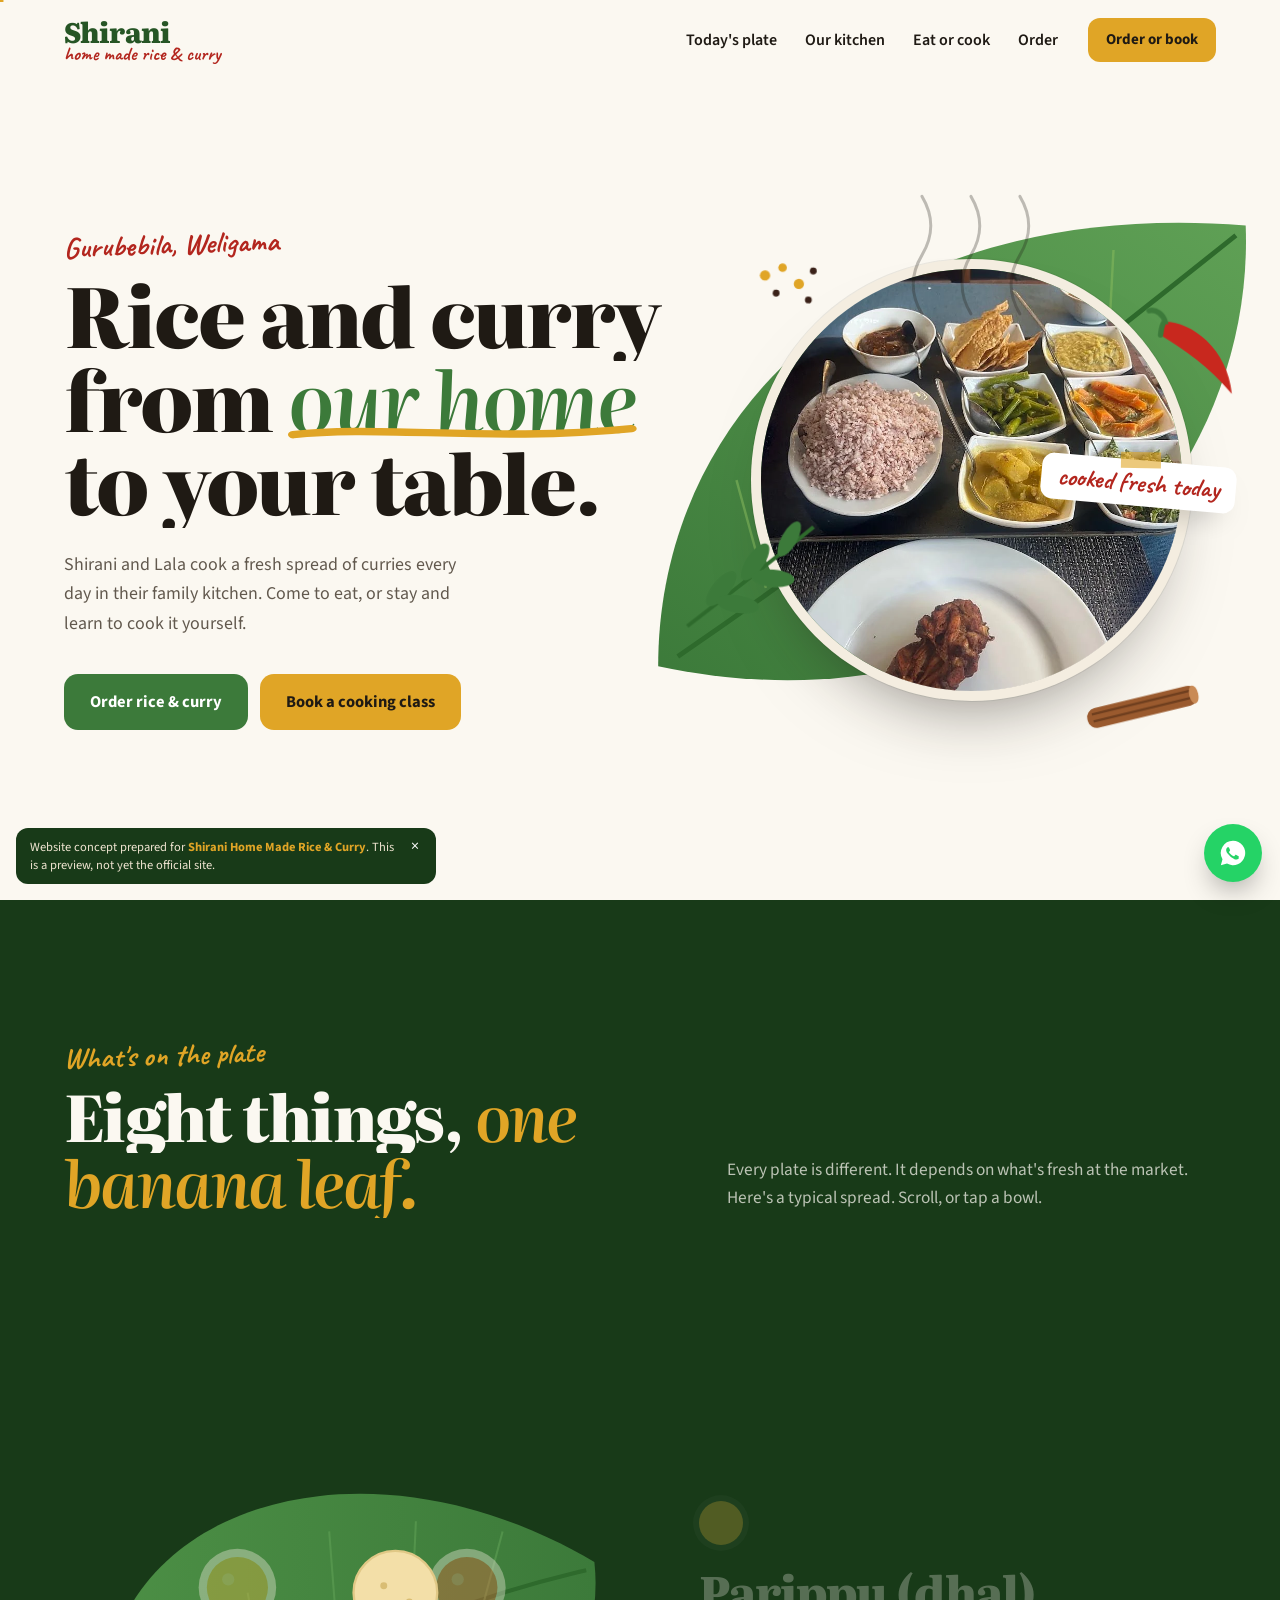
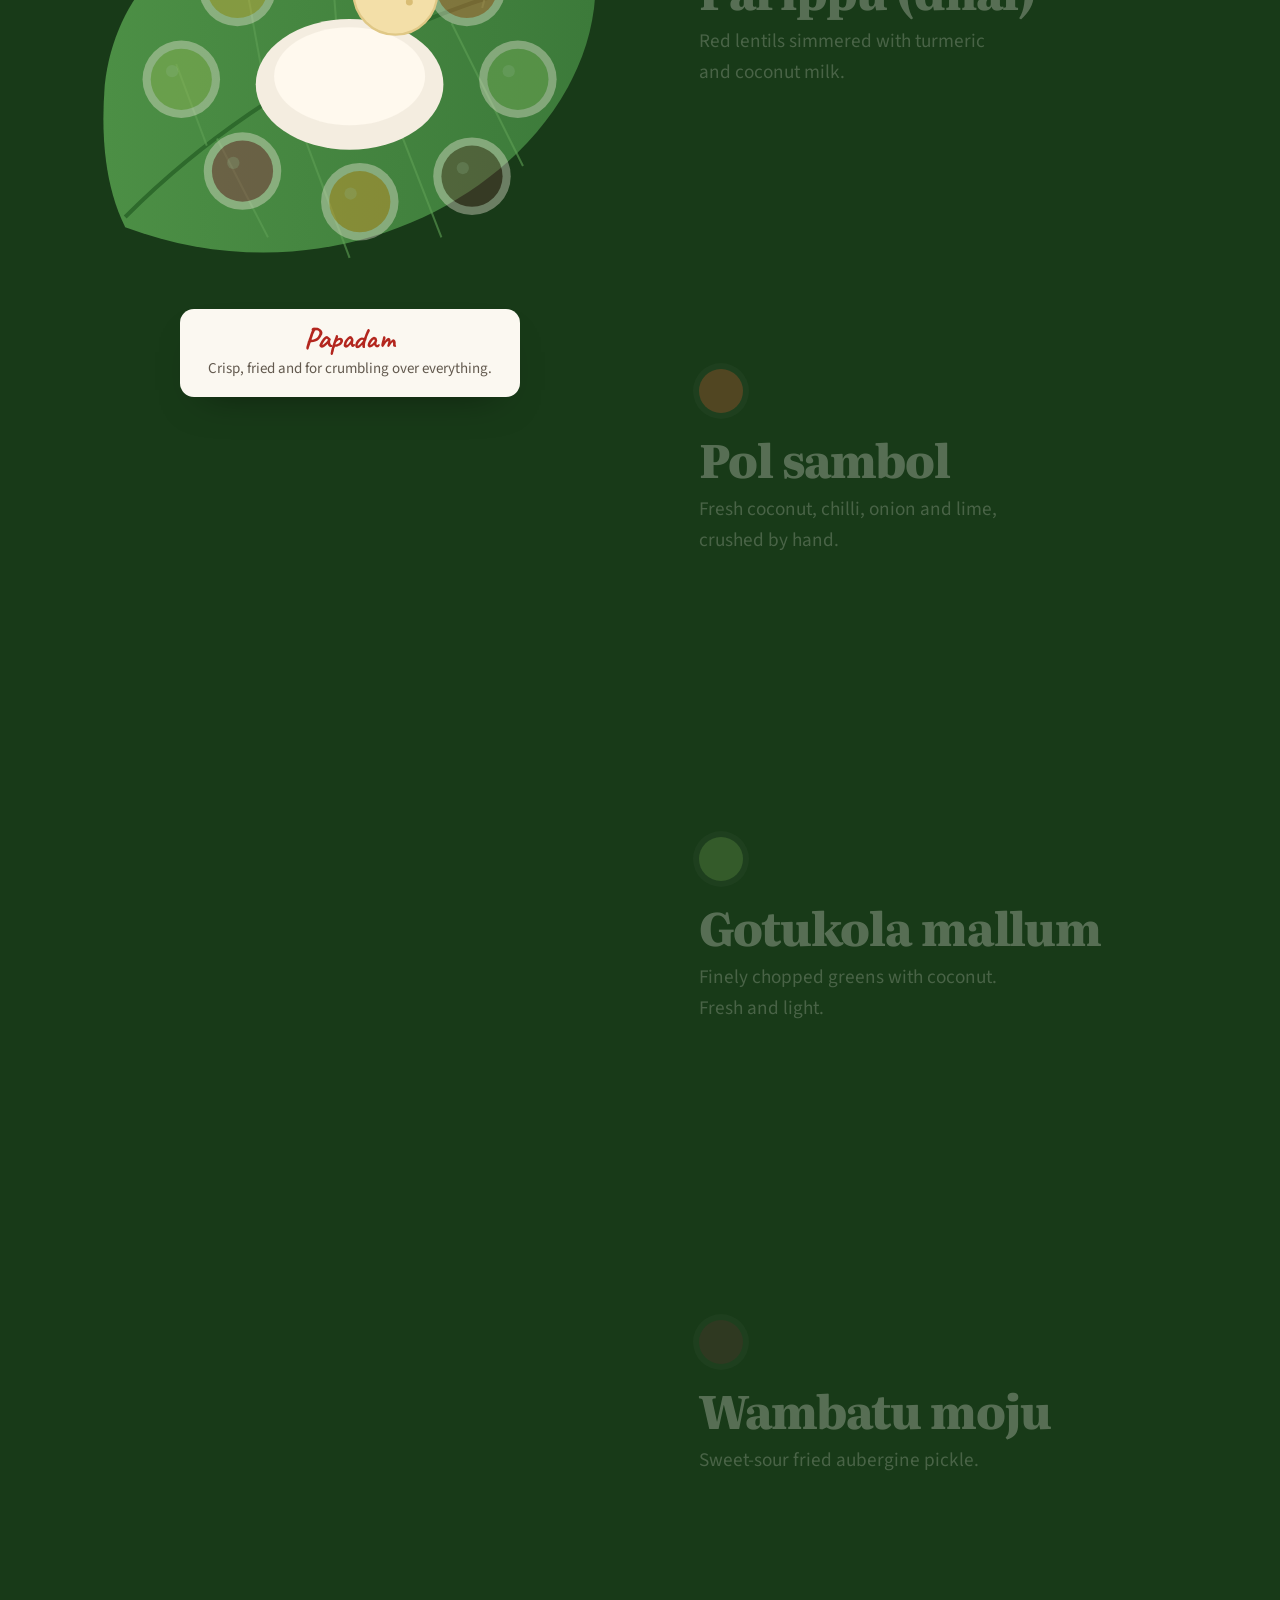
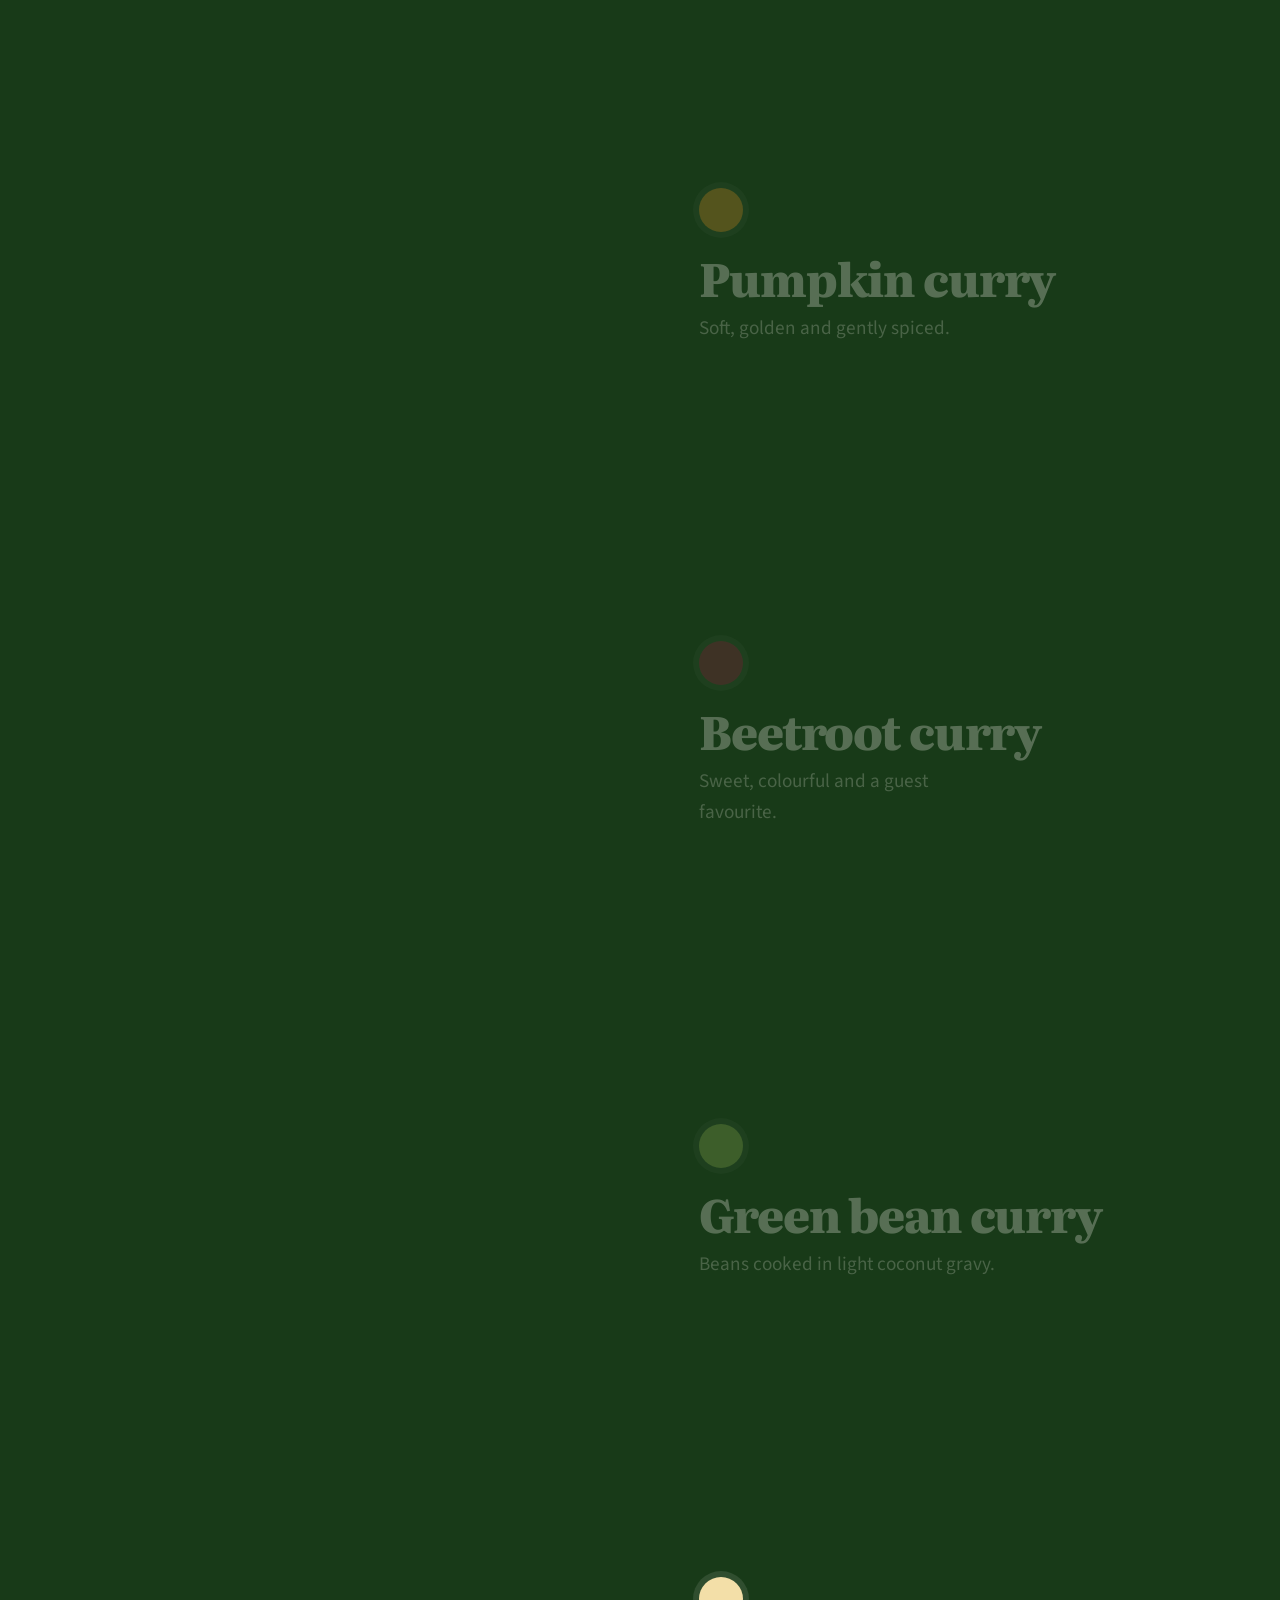
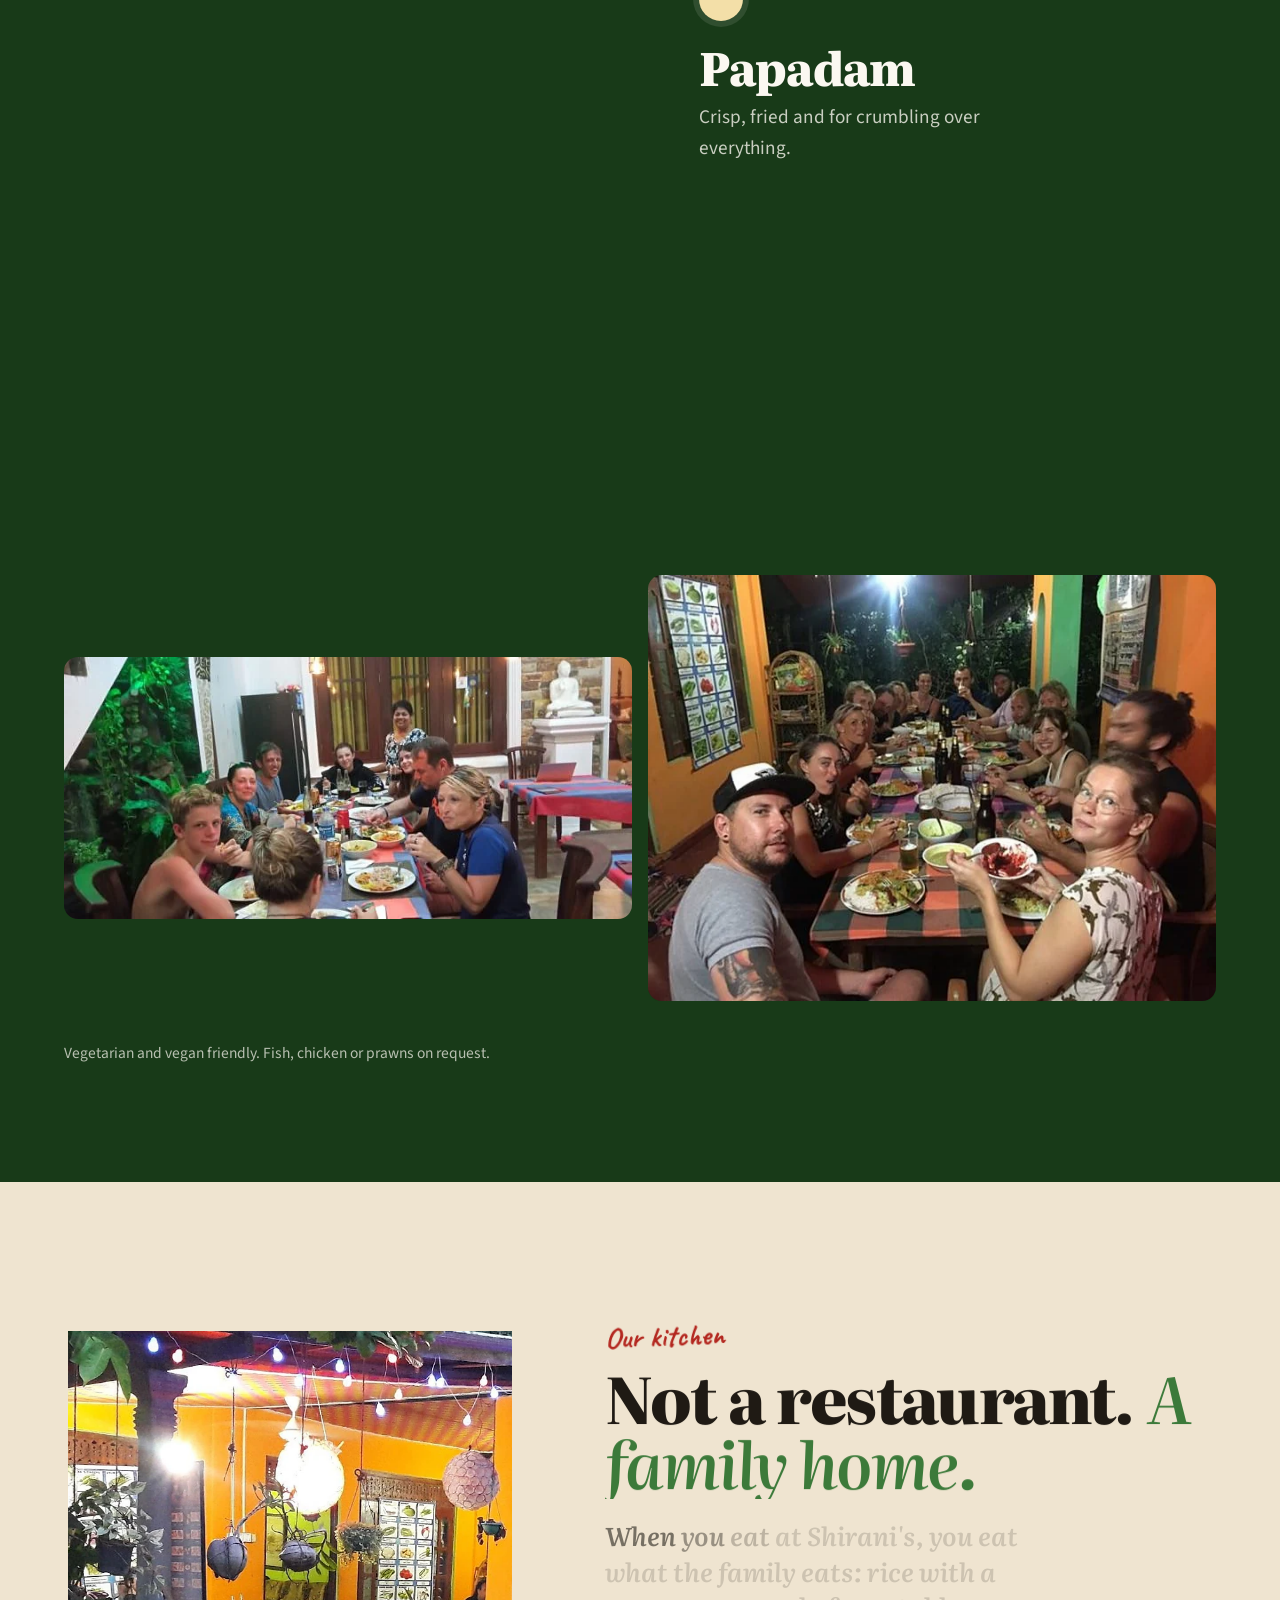
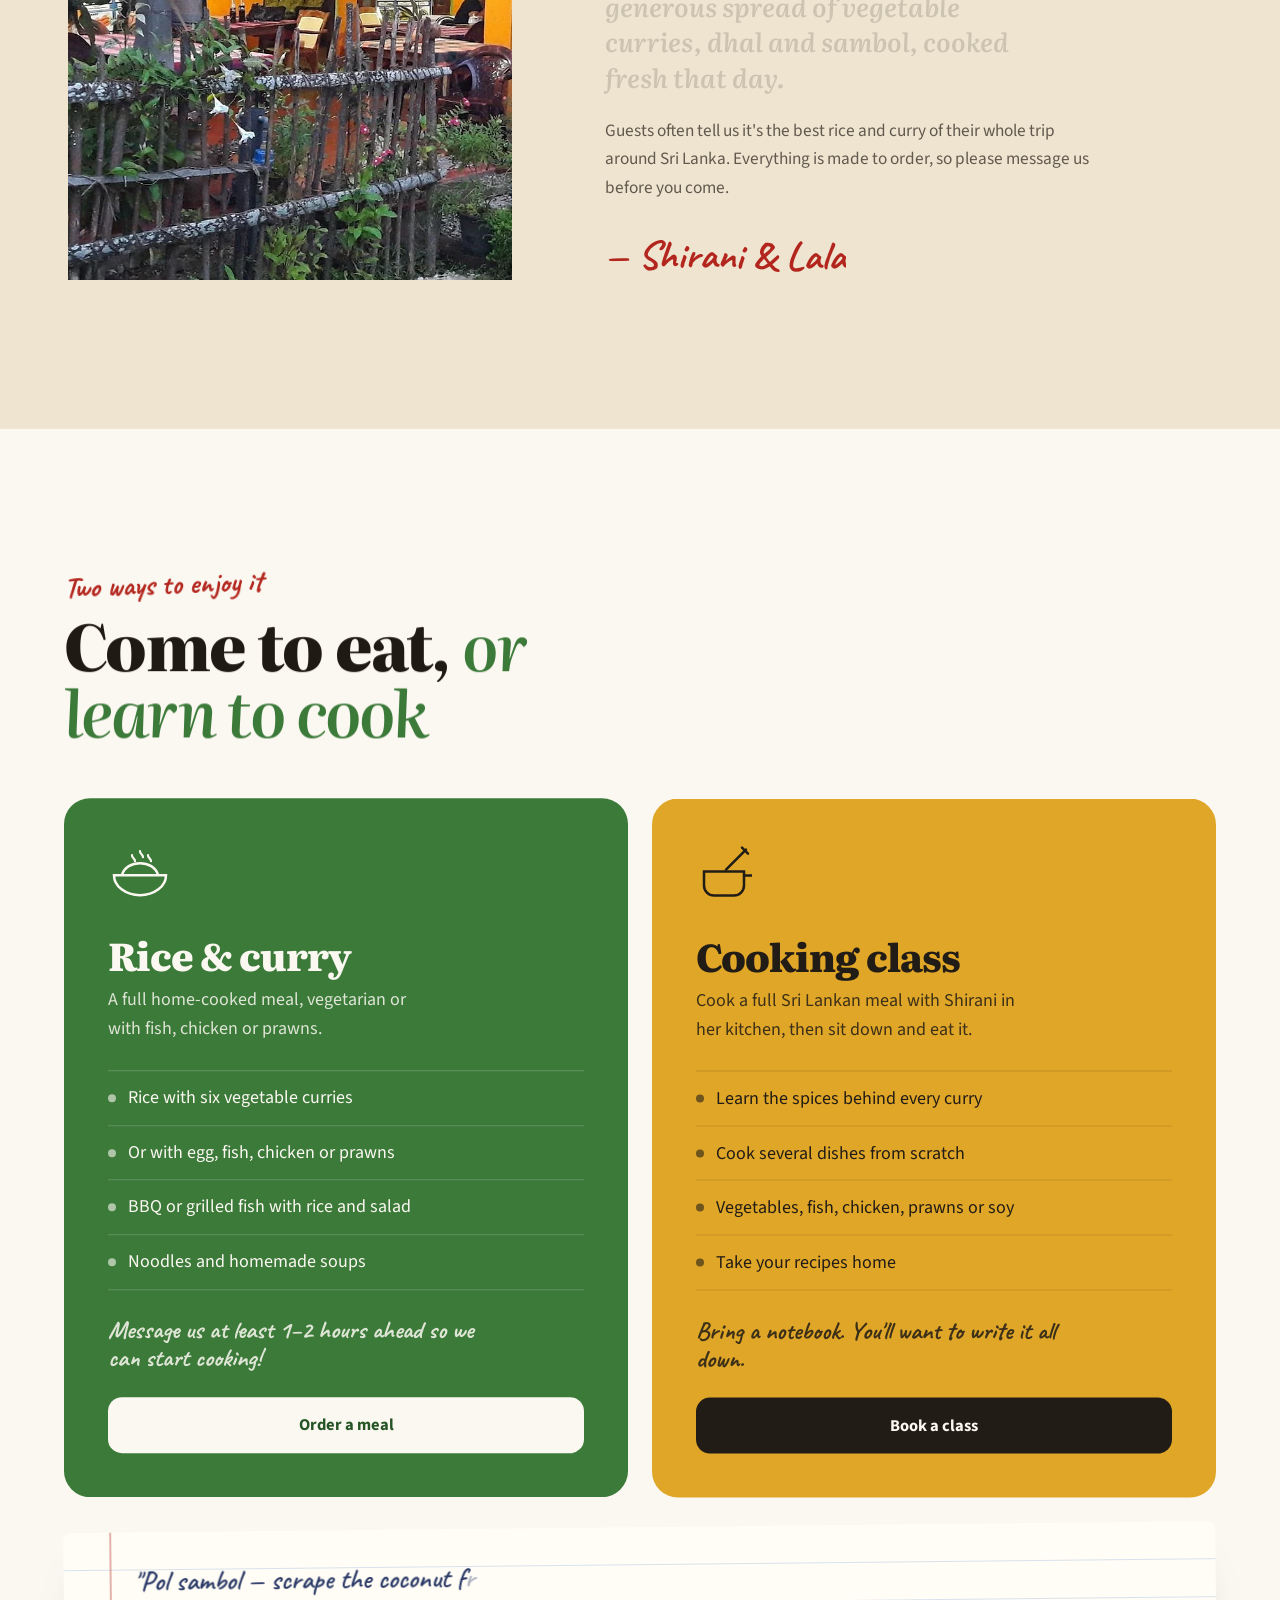
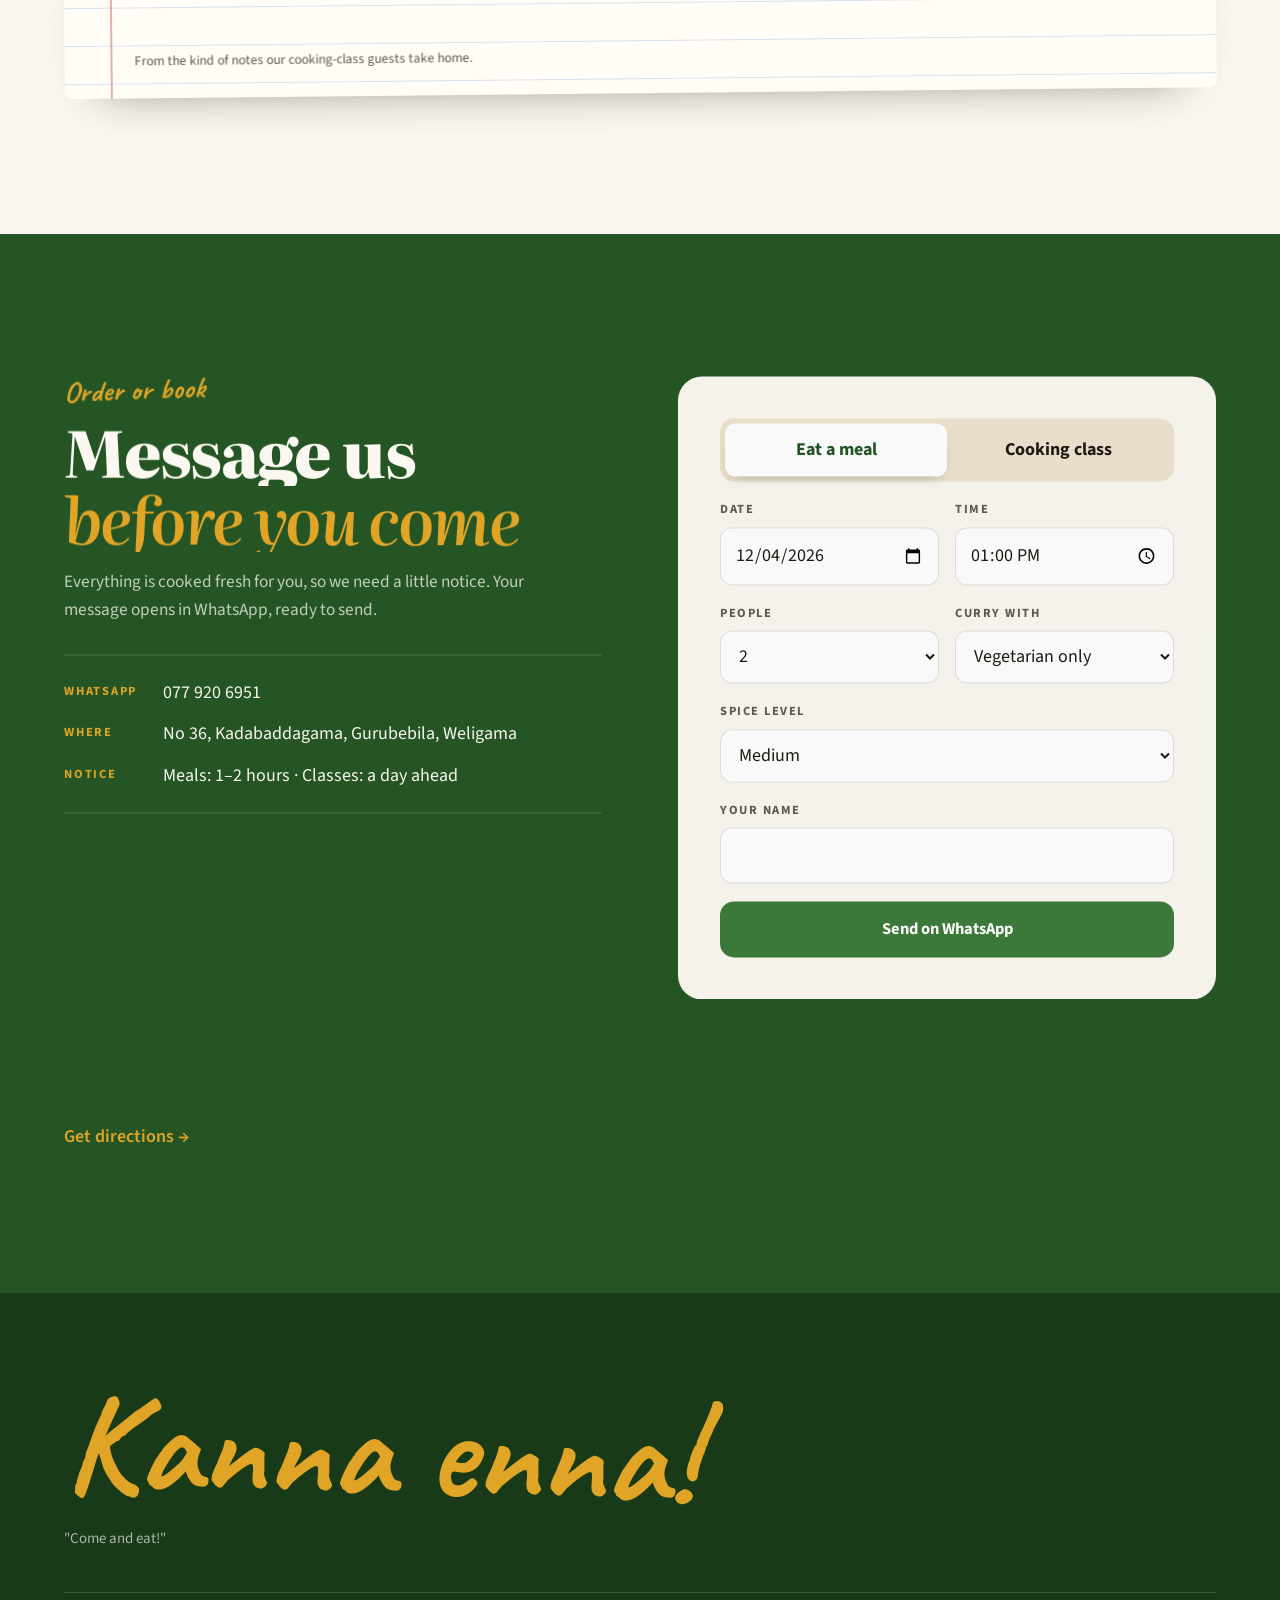
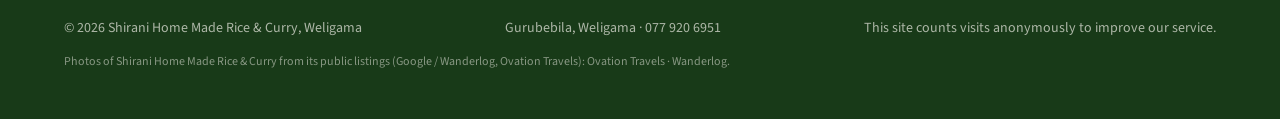
<file: shirani/index.html>
<!doctype html>
<html lang="en">
<head>
<meta charset="utf-8">
<meta name="viewport" content="width=device-width, initial-scale=1">
<title>Shirani Home Made Rice &amp; Curry Weligama | Home Cooking &amp; Cooking Classes</title>
<meta name="description" content="Home-made Sri Lankan rice and curry in Gurubebila, Weligama, cooked by Shirani and Lala in their family kitchen. Generous vegetable curry spreads and hands-on cooking classes. WhatsApp 077 920 6951.">
<link rel="canonical" href="https://jali-rk.github.io/previews/shirani/">
<meta name="robots" content="noindex,nofollow">
<meta name="theme-color" content="#3C7A3A">
<meta name="geo.region" content="LK-32">
<meta name="geo.placename" content="Weligama">
<meta property="og:type" content="website">
<meta property="og:site_name" content="Shirani Home Made Rice & Curry">
<meta property="og:url" content="https://jali-rk.github.io/previews/shirani/">
<meta property="og:title" content="Shirani Home Made Rice & Curry · Weligama">
<meta property="og:description" content="Rice and curry from a family kitchen, and cooking classes to take the recipes home.">
<meta property="og:image" content="https://jali-rk.github.io/previews/shirani/images/og.jpg">
<meta property="og:locale" content="en_GB">
<meta name="twitter:card" content="summary_large_image">
<link rel="icon" href="favicon.svg" type="image/svg+xml">
<script type="application/ld+json">
{
  "@context":"https://schema.org",
  "@type":"Restaurant",
  "name":"Shirani Home Made Rice & Curry",
  "description":"Family-run home kitchen in Gurubebila, Weligama serving Sri Lankan rice and curry and teaching cooking classes.",
  "url":"https://jali-rk.github.io/previews/shirani/",
  "image":"https://jali-rk.github.io/previews/shirani/images/og.jpg",
  "telephone":"+94779206951",
  "address":{"@type":"PostalAddress","streetAddress":"No 36, Kadabaddagama, Gurubebila","addressLocality":"Weligama","addressRegion":"Southern Province","addressCountry":"LK"},
  "servesCuisine":["Sri Lankan","Vegetarian","Rice and curry"],
  "acceptsReservations":"True",
  "makesOffer":{"@type":"Offer","itemOffered":{"@type":"Service","name":"Sri Lankan cooking class"}}
}
</script>
<script>window.SITE_ANALYTICS={ga4:"G-XXXXXXXXXX",umami:{id:"",src:"https://cloud.umami.is/script.js"},cfBeacon:""};</script>
<script src="assets/analytics.js" defer></script>
<script>document.documentElement.classList.add("m");window.MQ=[];window.onMotion=function(f){MQ.push(f)};setTimeout(function(){if(!window.MOTION_READY)document.documentElement.classList.add("m-off")},4000)</script>
<link rel="stylesheet" href="assets/motion.css">
<script src="assets/vendor/gsap.min.js" defer></script>
<script src="assets/vendor/ScrollTrigger.min.js" defer></script>
<script src="assets/vendor/SplitText.min.js" defer></script>
<script src="assets/vendor/lenis.min.js" defer></script>
<script src="assets/motion.js" defer></script>
<link rel="preconnect" href="https://fonts.googleapis.com">
<link rel="preconnect" href="https://fonts.gstatic.com" crossorigin>
<link href="https://fonts.googleapis.com/css2?family=Literata:ital,opsz,wght@0,7..72,400;0,7..72,700;0,7..72,800;1,7..72,600&family=Caveat:wght@600;700&family=Source+Sans+3:wght@400;600;700&display=swap" rel="stylesheet">
<style>
:root{
  --leaf:#3C7A3A; --leaf-d:#265525; --leaf-dd:#183A18; --coco:#FBF8F1; --curry:#E0A526; --chili:#B3261E; --ink:#1F1A14; --mute:#62594E; --clay:#EFE4D0; --clay-2:#E6D6BA;
  --line:rgba(31,26,20,.12); --line-l:rgba(251,248,241,.16);
  --display:"Literata",Georgia,serif; --hand:"Caveat",cursive; --body:"Source Sans 3",system-ui,sans-serif;
  --wrap:min(1220px,90vw); --ease:cubic-bezier(.2,.7,.2,1);
}
*{box-sizing:border-box;margin:0;padding:0}
body{font-family:var(--body);color:var(--ink);background:var(--coco);font-size:18px;line-height:1.65;-webkit-font-smoothing:antialiased;overflow-x:clip}
img{max-width:100%;display:block}
a{color:inherit;text-decoration:none}
button,input,select{font:inherit;color:inherit}
button{background:none;border:0;cursor:pointer}
:focus-visible{outline:3px solid var(--curry);outline-offset:3px;border-radius:6px}
.wrap{width:var(--wrap);margin-inline:auto}
h1,h2,h3{font-family:var(--display);font-weight:800;letter-spacing:-.025em;line-height:1.02}
h2{font-size:clamp(40px,5vw,72px)}
h1 i,h2 i{font-weight:600;color:var(--leaf)}
h3{font-size:clamp(24px,2.1vw,30px);font-weight:700}
.hand{font-family:var(--hand);font-weight:700;font-size:clamp(26px,2.3vw,32px);color:var(--chili);line-height:1;margin-bottom:12px;display:inline-block;transform:rotate(-2deg)}
.sub{color:var(--mute);max-width:54ch;font-size:clamp(17px,1.35vw,19px)}
.pad{padding:clamp(96px,11vw,160px) 0}

.btn{display:inline-flex;align-items:center;justify-content:center;gap:10px;height:56px;padding:0 26px;border-radius:14px;background:var(--leaf);color:#fff;font-weight:700;font-size:16.5px;transition:background .3s,box-shadow .3s}
.btn:hover{background:var(--leaf-d);box-shadow:0 14px 30px -14px rgba(60,122,58,.9)}
.btn.curry{background:var(--curry);color:var(--ink)}
.btn.curry:hover{background:#ECB540;box-shadow:0 14px 30px -14px rgba(224,165,38,.9)}

.concept{position:fixed;left:16px;bottom:16px;z-index:150;max-width:min(420px,calc(100vw - 120px));background:var(--leaf-dd);color:var(--clay);font-size:12.5px;line-height:1.45;padding:10px 38px 10px 14px;border-radius:12px}
.concept strong{color:var(--curry)}
.concept button{position:absolute;right:8px;top:6px;width:26px;height:26px;color:#fff;font-size:16px}
.progress{background:var(--curry)}

/* header */
.hdr{position:fixed;inset:0 0 auto;z-index:100;padding:18px 0}
.hdr.is-scrolled{background:rgba(251,248,241,.88);backdrop-filter:blur(14px);padding:10px 0;box-shadow:0 1px 0 var(--line)}
.hdr-in{width:var(--wrap);margin-inline:auto;display:flex;align-items:center;gap:30px}
.logo{font-family:var(--display);font-weight:800;font-size:28px;letter-spacing:-.03em;margin-right:auto;line-height:.95;color:var(--leaf-d)}
.logo span{display:block;font-family:var(--hand);font-weight:700;font-size:19px;letter-spacing:0;color:var(--chili)}
.nav{display:flex;gap:28px;font-weight:600;font-size:16px}
.nav a{position:relative}
.nav a::after{content:"";position:absolute;left:0;right:0;bottom:-5px;height:2px;border-radius:2px;background:var(--curry);transform:scaleX(0);transition:transform .4s var(--ease);transform-origin:left}
.nav a:hover::after{transform:scaleX(1)}
.hdr .btn{height:44px;padding:0 18px;font-size:15px;border-radius:12px}
.burger{display:none;width:46px;height:46px;border-radius:12px;background:var(--leaf);color:#fff;position:relative}
.burger span{position:absolute;left:13px;right:13px;height:2.5px;border-radius:2px;background:currentColor;transition:transform .4s var(--ease),top .4s var(--ease)}
.burger span:first-child{top:17px}.burger span:last-child{top:26px}
.menu-open .burger span:first-child{top:21.5px;transform:rotate(45deg)}
.menu-open .burger span:last-child{top:21.5px;transform:rotate(-45deg)}
.menu-panel{position:fixed;inset:0;z-index:90;background:var(--leaf-d);color:var(--coco);padding:120px 8vw 48px;display:flex;flex-direction:column;gap:4px;visibility:hidden;opacity:0;transition:opacity .4s,visibility .4s}
.menu-open .menu-panel{visibility:visible;opacity:1}
.menu-panel a{font-family:var(--display);font-weight:800;letter-spacing:-.03em;font-size:clamp(40px,11vw,58px);line-height:1.15}
.menu-panel .btn{font-family:var(--body);letter-spacing:0;font-size:16px;margin-top:28px;align-self:flex-start;background:var(--curry);color:var(--ink)}
.menu-panel p{margin-top:auto;font-family:var(--hand);font-size:28px;color:var(--curry)}

/* hero */
.hero{min-height:100svh;padding:130px 0 70px;display:flex;align-items:center;position:relative;overflow:hidden}
.hero .grid{display:grid;grid-template-columns:1.1fr .9fr;gap:5vw;align-items:center}
.hero h1{font-size:clamp(50px,6.4vw,100px)}
.hero h1 .ul{position:relative;display:inline-block}
.hero h1 .ul svg{position:absolute;left:0;bottom:-.08em;width:100%;height:.3em;overflow:visible}
.lead{color:var(--mute);max-width:44ch;margin:28px 0 36px;font-size:clamp(17px,1.4vw,20px)}
.btns{display:flex;gap:12px;flex-wrap:wrap}
.hero-photo{position:relative;justify-self:end;width:min(500px,100%);aspect-ratio:1}
.hero-photo .leaf{position:absolute;inset:-16% -14% -10% -22%;width:136%;height:126%;overflow:visible;z-index:0}
.hero-photo .frame{position:absolute;inset:7%;border-radius:50%;overflow:hidden;z-index:1;box-shadow:0 0 0 10px #F4EDE0,0 0 0 11px rgba(31,26,20,.08),0 40px 70px -30px rgba(31,26,20,.55)}
.hero-photo .frame img{width:100%;height:100%;object-fit:cover;object-position:50% 40%}
.hero-photo .steam{opacity:1;position:absolute;left:30%;top:-14%;width:40%;height:30%;z-index:2;overflow:visible;pointer-events:none}
.hero-photo .steam path{fill:none;stroke:rgba(31,26,20,.28);stroke-width:3;stroke-linecap:round;animation:rise 3.6s ease-in-out infinite}
.hero-photo .steam path:nth-child(2){animation-delay:1.2s}.hero-photo .steam path:nth-child(3){animation-delay:2.4s}
@keyframes rise{0%{opacity:0;transform:translateY(24px)}35%{opacity:1}100%{opacity:0;transform:translateY(-26px)}}
.garnish{position:absolute;z-index:3;overflow:visible;pointer-events:none}
.g-leaves{left:-10%;top:58%;width:30%}
.g-chilli{right:-6%;top:12%;width:22%}
.g-cinn{right:2%;bottom:-2%;width:26%}
.g-seeds{left:6%;top:4%;width:14%}
.tag{position:absolute;right:-4%;top:46%;z-index:4;background:#fff;border-radius:12px;padding:10px 16px;font-family:var(--hand);font-weight:700;font-size:26px;color:var(--chili);transform:rotate(5deg);box-shadow:0 16px 30px -18px rgba(0,0,0,.5);line-height:1}
.tag::before{content:"";position:absolute;left:50%;top:-8px;width:40px;height:16px;margin-left:-20px;background:rgba(224,165,38,.6);transform:rotate(-4deg)}
.spice{position:absolute;border-radius:50%;pointer-events:none}

/* plate scrolly */
.plate-sec{background:var(--leaf-dd);color:var(--coco);position:relative}
.plate-head{padding:clamp(96px,11vw,150px) 0 40px}
.plate-head .row{display:grid;grid-template-columns:1.2fr 1fr;gap:6vw;align-items:end}
.plate-head h2 i{color:var(--curry)}
.plate-head .sub{color:rgba(251,248,241,.72)}
.plate-head .hand{color:var(--curry)}
.plate-grid{display:grid;grid-template-columns:1.05fr .95fr;gap:5vw;align-items:start}
.plate-stick{position:sticky;top:0;height:100svh;display:flex;align-items:center;justify-content:center}
.plate-stick>div{width:100%}
.plate{width:100%;max-width:600px;margin:0 auto;display:block;overflow:visible}
.plate.touring .bowl{opacity:.45}
.plate .bowl{cursor:pointer;transition:transform .5s var(--ease)}
.plate.touring .bowl{opacity:.38}
.plate .bowl.on{opacity:1!important;transform:scale(1.14)}
.plate .bowl:focus{outline:none}
.plate .bowl:focus-visible circle:first-child{stroke:var(--curry);stroke-width:4}
.steam{opacity:0;transition:opacity .4s}
.bowl.on .steam{opacity:1}
.steam path{animation:steam 2.4s ease-in-out infinite}
.steam path:nth-child(2){animation-delay:.6s}.steam path:nth-child(3){animation-delay:1.2s}
@keyframes steam{0%{transform:translateY(6px);opacity:0}40%{opacity:.85}100%{transform:translateY(-16px);opacity:0}}
.plate-note{margin:-30px auto 0;background:var(--coco);color:var(--ink);border-radius:14px;padding:14px 20px;text-align:center;max-width:340px;position:relative;box-shadow:0 18px 40px -24px rgba(0,0,0,.5)}
.plate-note b{font-family:var(--hand);font-size:30px;color:var(--chili);display:block;line-height:1}
.plate-note span{font-size:15px;color:var(--mute)}
.curry-list{list-style:none;padding:12vh 0 30vh}
.curry-list li{min-height:52vh;display:flex;flex-direction:column;justify-content:center;opacity:.28;transition:opacity .5s}
.curry-list li.on{opacity:1}
.curry-list .sw{width:44px;height:44px;border-radius:50%;margin-bottom:22px;box-shadow:0 0 0 6px rgba(251,248,241,.1)}
.curry-list h3{font-size:clamp(34px,3.6vw,54px);font-weight:800;margin-bottom:12px}
.curry-list p{color:rgba(251,248,241,.78);font-size:clamp(18px,1.5vw,21px);max-width:30ch}
.meals{display:grid;grid-template-columns:repeat(2,minmax(0,640px));justify-content:center;align-items:center;gap:16px;margin-bottom:40px}
.meals .frame{border-radius:14px;overflow:hidden}
.meals img{width:100%;height:auto}
.plate-foot{padding:0 0 clamp(80px,9vw,120px);color:rgba(251,248,241,.7);font-size:15.5px}

/* family */
.family{background:var(--clay)}
.family .grid{display:grid;grid-template-columns:.85fr 1.15fr;gap:clamp(40px,7vw,110px);align-items:center}
.family .frame{aspect-ratio:4/5;max-width:470px;border-radius:16px;overflow:hidden}
.family .frame img{width:100%;height:118%;object-fit:cover}
.family h2{margin-bottom:24px}
.family .quote{font-family:var(--display);font-weight:600;font-style:italic;font-size:clamp(22px,2vw,28px);line-height:1.38;color:var(--ink);max-width:28ch;margin:8px 0 22px}
.sig{font-family:var(--hand);font-weight:700;font-size:40px;color:var(--chili);margin-top:20px;display:inline-block}

/* ways */
.ways-head{display:grid;grid-template-columns:1.2fr 1fr;gap:6vw;align-items:end;margin-bottom:56px}
.ways{display:grid;grid-template-columns:1fr 1fr;gap:24px}
.way{border-radius:26px;padding:clamp(28px,3.4vw,46px);position:relative;overflow:hidden;display:flex;flex-direction:column}
.way.eat{background:var(--leaf);color:var(--coco)}
.way.cook{background:var(--curry);color:var(--ink)}
.way .ic{width:64px;height:64px;margin-bottom:30px}
.way h3{font-size:clamp(32px,3vw,44px);font-weight:800;margin-bottom:10px}
.way>p{opacity:.85;max-width:36ch}
.way ul{list-style:none;margin:26px 0;border-top:1px solid currentColor;border-color:rgba(0,0,0,.14)}
.way.eat ul{border-color:rgba(255,255,255,.2)}
.way li{padding:12px 0;border-bottom:1px solid rgba(0,0,0,.12);display:flex;gap:12px;align-items:center}
.way.eat li{border-color:rgba(255,255,255,.18)}
.way li::before{content:"";width:8px;height:8px;border-radius:50%;background:currentColor;opacity:.6;flex:none}
.tip{font-family:var(--hand);font-weight:700;font-size:25px;line-height:1.15;margin:auto 0 24px}
.way.eat .btn{background:var(--coco);color:var(--leaf-d)}
.way.cook .btn{background:var(--ink);color:var(--coco)}
.notebook{margin-top:30px;background:#FFFDF6 repeating-linear-gradient(180deg,transparent 0 37px,rgba(76,130,200,.22) 37px 38px);border-radius:8px;padding:30px 36px 26px 70px;position:relative;box-shadow:0 24px 50px -36px rgba(31,26,20,.6);transform:rotate(-.6deg)}
.notebook::before{content:"";position:absolute;left:46px;top:0;bottom:0;width:2px;background:rgba(179,38,30,.35)}
.notebook p{font-family:var(--hand);font-weight:600;font-size:clamp(24px,2.2vw,30px);line-height:38px;color:#2B3A67}
.notebook small{display:block;margin-top:12px;font-size:13.5px;color:var(--mute)}

/* order */
.order{background:var(--leaf-d);color:var(--coco)}
.order .grid{display:grid;grid-template-columns:1fr 1fr;gap:clamp(40px,6vw,100px);align-items:start}
.order .hand{color:var(--curry)}
.order h2 i{color:var(--curry)}
.order .sub{color:rgba(251,248,241,.75);margin:20px 0 30px}
.order dl{display:grid;grid-template-columns:auto 1fr;gap:12px 26px;padding:22px 0;border-top:1px solid var(--line-l);border-bottom:1px solid var(--line-l)}
.order dt{font-size:12.5px;font-weight:700;letter-spacing:.14em;text-transform:uppercase;color:var(--curry);padding-top:3px}
.order iframe{width:100%;height:260px;border:0;border-radius:16px;margin-top:26px}
.dir{display:inline-block;margin-top:14px;font-weight:600;color:var(--curry)}
form{background:var(--coco);color:var(--ink);border-radius:24px;padding:clamp(24px,3.4vw,42px);display:grid;gap:18px}
.seg{display:grid;grid-template-columns:1fr 1fr;background:var(--clay);border-radius:14px;padding:5px;position:relative}
.seg input{position:absolute;opacity:0;pointer-events:none}
.seg span{display:block;text-align:center;padding:12px;border-radius:10px;font-weight:700;cursor:pointer;transition:background .35s,color .35s,box-shadow .35s}
.seg input:checked+span{background:#fff;color:var(--leaf-d);box-shadow:0 6px 14px -8px rgba(0,0,0,.35)}
.seg input:focus-visible+span{outline:3px solid var(--curry)}
.row{display:grid;grid-template-columns:1fr 1fr;gap:16px}
.l{display:block;font-size:12.5px;font-weight:700;letter-spacing:.12em;text-transform:uppercase;color:var(--mute);margin-bottom:7px}
form input:not([type=radio]),form select{width:100%;background:#fff;border:1.5px solid var(--line);border-radius:12px;padding:12px 14px;transition:border-color .3s}
form input:focus,form select:focus{outline:none;border-color:var(--leaf)}
form .btn{width:100%}

footer{background:var(--leaf-dd);color:rgba(251,248,241,.66);font-size:14px;padding:80px 0 48px}
footer .big{font-family:var(--hand);font-weight:700;color:var(--curry);font-size:clamp(64px,11vw,170px);line-height:.9;margin-bottom:50px}
footer .row{display:flex;flex-wrap:wrap;gap:12px 32px;justify-content:space-between;border-top:1px solid var(--line-l);padding-top:24px}
footer a:hover{color:var(--curry)}

.wa-float{position:fixed;right:18px;bottom:18px;z-index:140;width:58px;height:58px;border-radius:50%;background:#25D366;display:grid;place-items:center;box-shadow:0 14px 30px -10px rgba(0,0,0,.45);transition:transform .3s var(--ease)}
.wa-float:hover{transform:scale(1.07)}
.wa-float svg{width:30px;height:30px;fill:#fff}

@media (max-width:959px){
  .hdr .nav,.hdr .btn{display:none}
  .burger{display:block}
  .hero{padding-top:120px}
  .hero .grid,.plate-head .row,.family .grid,.ways-head,.ways,.order .grid{grid-template-columns:1fr}
  .hero-photo{justify-self:center;width:min(340px,76%);margin-top:40px}
  .tag{right:-8%;font-size:20px}
  .plate-grid{display:block}
  .plate-stick{height:auto;top:56px;z-index:1;padding:10px 0;background:var(--leaf-dd)}
  .plate{max-width:min(360px,80vw);margin:0 auto}
  .plate-note{display:none}
  .curry-list{padding:10vh 0 30vh;position:relative}
  .curry-list li{min-height:46vh}
  .notebook{padding:24px 20px 20px 50px}
  .notebook::before{left:32px}
  .row{grid-template-columns:1fr}
}
@media (prefers-reduced-motion:reduce){ .steam path{animation:none} }
</style>
</head>
<body>
<div class="concept">Website concept prepared for <strong>Shirani Home Made Rice &amp; Curry</strong>. This is a preview, not yet the official site. <button aria-label="Hide notice" onclick="this.parentElement.remove()">×</button></div>
<div class="progress" data-progress></div>

<header class="hdr" data-header>
  <div class="hdr-in">
    <a class="logo" href="#top">Shirani<span>home made rice &amp; curry</span></a>
    <nav class="nav" aria-label="Main"><a href="#plate">Today's plate</a><a href="#family">Our kitchen</a><a href="#ways">Eat or cook</a><a href="#order">Order</a></nav>
    <a class="btn curry" href="#order">Order or book</a>
    <button class="burger" data-menu-toggle aria-expanded="false" aria-controls="menu-panel" aria-label="Open menu"><span></span><span></span></button>
  </div>
</header>
<nav class="menu-panel" id="menu-panel" data-menu aria-label="Mobile">
  <a href="#plate">Today's plate</a><a href="#family">Our kitchen</a><a href="#ways">Eat or cook</a><a href="#order">Order</a>
  <a class="btn" href="#order">Order or book</a>
  <p data-menu-item>Gurubebila, Weligama</p>
</nav>

<main id="top">
  <section class="hero">
    <div class="wrap grid">
      <div>
        <p class="hand" data-reveal="up" data-delay=".15">Gurubebila, Weligama</p>
        <h1 data-split="lines" data-delay=".25">Rice and curry from <span class="ul"><i>our home</i><svg viewBox="0 0 200 20" preserveAspectRatio="none" aria-hidden="true"><path class="ul-path" d="M3 12 C50 4 120 18 197 7" fill="none" stroke="#E0A526" stroke-width="6" stroke-linecap="round"/></svg></span> to your table.</h1>
        <p class="lead" data-reveal="up" data-delay=".7">Shirani and Lala cook a fresh spread of curries every day in their family kitchen. Come to eat, or stay and learn to cook it yourself.</p>
        <div class="btns" data-reveal="up" data-delay=".85"><a class="btn" href="#order" data-mode="eat" data-magnetic>Order rice &amp; curry</a><a class="btn curry" href="#order" data-mode="class">Book a cooking class</a></div>
      </div>
      <div class="hero-photo">
        <svg class="leaf" viewBox="0 0 680 630" aria-hidden="true"><defs><linearGradient id="bl" x1="0" x2="1" y1="1" y2="0"><stop offset="0" stop-color="#3C7A3A"/><stop offset="1" stop-color="#5FA055"/></linearGradient></defs>
          <path d="M40 520 C40 260 260 40 640 70 C650 330 420 600 40 520Z" fill="url(#bl)"/><path d="M60 510 C250 380 430 240 630 80" fill="none" stroke="#2E6A2C" stroke-width="5"/>
          <g stroke="#7DB35A" stroke-width="2.5" opacity=".7" fill="none"><path d="M150 440 L120 330"/><path d="M230 380 L200 250"/><path d="M320 320 L300 170"/><path d="M410 260 L400 120"/><path d="M500 190 L505 95"/><path d="M180 420 L250 520"/><path d="M270 360 L360 500"/><path d="M370 290 L470 430"/><path d="M460 220 L560 330"/></g></svg>
        <div class="frame" data-reveal="scale" data-delay=".25"><img src="images/f3.webp" alt="Red rice with a spread of home-made curries at Shirani's" width="810" height="1080" fetchpriority="high"></div>
        <svg class="steam" viewBox="0 0 200 150" aria-hidden="true"><path d="M50 150 q-18 -30 0 -60 q18 -30 0 -60"/><path d="M100 150 q-18 -30 0 -60 q18 -30 0 -60"/><path d="M150 150 q-18 -30 0 -60 q18 -30 0 -60"/></svg>
        <svg class="garnish g-leaves" viewBox="0 0 150 120" aria-hidden="true"><path d="M10 110 C50 80 90 50 140 10" fill="none" stroke="#2E6A2C" stroke-width="4"/><g fill="#3C7A3A"><ellipse cx="45" cy="72" rx="22" ry="9" transform="rotate(-50 45 72)"/><ellipse cx="62" cy="88" rx="22" ry="9" transform="rotate(10 62 88)"/><ellipse cx="80" cy="45" rx="22" ry="9" transform="rotate(-55 80 45)"/><ellipse cx="98" cy="62" rx="22" ry="9" transform="rotate(5 98 62)"/><ellipse cx="115" cy="22" rx="20" ry="8" transform="rotate(-60 115 22)"/></g></svg>
        <svg class="garnish g-chilli" viewBox="0 0 120 120" aria-hidden="true"><path d="M30 30 C60 30 100 60 105 110 C80 80 50 60 25 45Z" fill="#C8281E"/><path d="M25 45 C26 35 28 30 30 30 C28 22 20 16 12 18" fill="none" stroke="#3C7A3A" stroke-width="6" stroke-linecap="round"/></svg>
        <svg class="garnish g-cinn" viewBox="0 0 140 60" aria-hidden="true"><g transform="rotate(-14 70 30)"><rect x="8" y="18" width="124" height="22" rx="10" fill="#9A5A2E"/><path d="M14 24 H126 M14 32 H126" stroke="#6E3E1E" stroke-width="2.5"/><ellipse cx="128" cy="29" rx="5" ry="10" fill="#C98A55"/></g></svg>
        <svg class="garnish g-seeds" viewBox="0 0 80 60" aria-hidden="true"><g fill="#E0A526"><circle cx="10" cy="20" r="6"/><circle cx="30" cy="10" r="5"/><circle cx="50" cy="28" r="6"/></g><g fill="#3A2118"><circle cx="24" cy="40" r="4"/><circle cx="66" cy="12" r="4"/><circle cx="62" cy="46" r="4"/></g></svg>
        <span class="tag" data-reveal="scale" data-delay="1.1">cooked fresh today</span>
      </div>
    </div>
  </section>

  <section class="plate-sec" id="plate">
    <div class="wrap plate-head">
      <p class="hand" data-reveal="up">What's on the plate</p>
      <div class="row">
        <h2 data-split="lines">Eight things, <i>one banana leaf.</i></h2>
        <p class="sub" data-reveal="up">Every plate is different. It depends on what's fresh at the market. Here's a typical spread. Scroll, or tap a bowl.</p>
      </div>
    </div>
    <div class="wrap plate-grid">
      <div class="plate-stick">
        <div>
          <svg class="plate" id="plateSvg" viewBox="0 0 560 520" role="group" aria-label="A banana leaf plate. Choose a curry to learn about it.">
            <defs><linearGradient id="lf" x1="0" x2="1"><stop offset="0" stop-color="#4C8F45"/><stop offset="1" stop-color="#3C7A3A"/></linearGradient></defs>
            <g class="leafbase">
              <path d="M40 270 C60 90 300 20 520 150 C540 330 300 500 60 410 C40 370 36 320 40 270Z" fill="url(#lf)"/>
              <path d="M60 400 C180 280 330 200 512 158" stroke="#2E6A2C" stroke-width="4" fill="none"/>
              <g stroke="#5FA055" stroke-width="2" opacity=".6" fill="none">
                <path d="M140 330 L110 250"/><path d="M200 290 L180 180"/><path d="M270 250 L260 120"/><path d="M340 220 L345 110"/><path d="M410 195 L430 120"/>
                <path d="M150 323 L200 420"/><path d="M220 280 L280 440"/><path d="M300 240 L370 420"/><path d="M380 210 L450 350"/>
              </g>
              <ellipse cx="280" cy="270" rx="92" ry="64" fill="#F4EDE0"/>
              <ellipse cx="280" cy="262" rx="74" ry="48" fill="#FFF9EE"/>
            </g>
            <g id="bowls"></g>
          </svg>
          <div class="plate-note" aria-live="polite"><b id="pn-name">Tap a curry</b><span id="pn-desc">Every plate is different. It depends on what's fresh at the market.</span></div>
        </div>
      </div>
      <ol class="curry-list" id="curryList"></ol>
    </div>
    <div class="wrap meals" data-reveal-group>
      <div class="frame"><img src="images/f2.webp" alt="Guests sharing a home-cooked dinner at Shirani's" loading="lazy" width="640" height="295"></div>
      <div class="frame"><img src="images/f4.webp" alt="A long table of guests at dinner at Shirani's" loading="lazy" width="640" height="480"></div>
    </div>
    <p class="wrap plate-foot">Vegetarian and vegan friendly. Fish, chicken or prawns on request.</p>
  </section>

  <section class="family pad" id="family">
    <div class="wrap grid">
      <div class="frame" data-reveal="image"><img src="images/f1.webp" alt="Shirani's restaurant at dusk, lit up with lanterns and fairy lights" loading="lazy" width="900" height="1080" data-parallax="5"></div>
      <div>
        <p class="hand" data-reveal="up">Our kitchen</p>
        <h2 data-split="lines">Not a restaurant. <i>A family home.</i></h2>
        <p class="quote" data-scrub>When you eat at Shirani's, you eat what the family eats: rice with a generous spread of vegetable curries, dhal and sambol, cooked fresh that day.</p>
        <p class="sub" data-reveal="up">Guests often tell us it's the best rice and curry of their whole trip around Sri Lanka. Everything is made to order, so please message us before you come.</p>
        <p class="sig" data-split="chars">— Shirani &amp; Lala</p>
      </div>
    </div>
  </section>

  <section id="ways" class="pad">
    <div class="wrap">
      <div class="ways-head">
        <div><p class="hand" data-reveal="up">Two ways to enjoy it</p><h2 data-split="lines">Come to eat, <i>or learn to cook</i></h2></div>
      </div>
      <div class="ways">
        <div class="way eat" data-reveal="up">
          <svg class="ic" viewBox="0 0 64 64" aria-hidden="true"><path d="M6 34h52a26 20 0 01-52 0z" fill="none" stroke="currentColor" stroke-width="2.5"/><path d="M14 34c2-8 10-12 18-12s16 4 18 12" fill="none" stroke="currentColor" stroke-width="2.5"/><path d="M24 14c0 3 3 3 3 6M32 10c0 3 3 3 3 6M40 14c0 3 3 3 3 6" fill="none" stroke="currentColor" stroke-width="2.2" stroke-linecap="round"/></svg>
          <h3>Rice &amp; curry</h3>
          <p>A full home-cooked meal, vegetarian or with fish, chicken or prawns.</p>
          <ul><li>Rice with six vegetable curries</li><li>Or with egg, fish, chicken or prawns</li><li>BBQ or grilled fish with rice and salad</li><li>Noodles and homemade soups</li></ul>
          <p class="tip">Message us at least 1–2 hours ahead so we can start cooking!</p>
          <a class="btn" href="#order" data-mode="eat">Order a meal</a>
        </div>
        <div class="way cook" data-reveal="up" data-delay=".12">
          <svg class="ic" viewBox="0 0 64 64" aria-hidden="true"><path d="M8 30h40v14a10 10 0 01-10 10H18A10 10 0 018 44z M48 34h8" fill="none" stroke="currentColor" stroke-width="2.5"/><path d="M50 8L30 28M46 6l6 6" fill="none" stroke="currentColor" stroke-width="2.5" stroke-linecap="round"/></svg>
          <h3>Cooking class</h3>
          <p>Cook a full Sri Lankan meal with Shirani in her kitchen, then sit down and eat it.</p>
          <ul><li>Learn the spices behind every curry</li><li>Cook several dishes from scratch</li><li>Vegetables, fish, chicken, prawns or soy</li><li>Take your recipes home</li></ul>
          <p class="tip">Bring a notebook. You'll want to write it all down.</p>
          <a class="btn" href="#order" data-mode="class">Book a class</a>
        </div>
      </div>
      <div class="notebook" data-reveal="up">
        <p class="write">"Pol sambol — scrape the coconut fresh, chilli, onion, salt, lime. Crush it with your hands, don't blend!"</p>
        <p class="write">"Dhal — turmeric first, coconut milk last. Temper with curry leaves &amp; mustard seeds."</p>
        <small>From the kind of notes our cooking-class guests take home.</small>
      </div>
    </div>
  </section>

  <section class="order pad" id="order">
    <div class="wrap grid">
      <div>
        <p class="hand" data-reveal="up">Order or book</p>
        <h2 data-split="lines">Message us <i>before you come</i></h2>
        <p class="sub" data-reveal="up">Everything is cooked fresh for you, so we need a little notice. Your message opens in WhatsApp, ready to send.</p>
        <dl data-reveal="up">
          <dt>WhatsApp</dt><dd><a href="tel:+94779206951">077 920 6951</a></dd>
          <dt>Where</dt><dd>No 36, Kadabaddagama, Gurubebila, Weligama</dd>
          <dt>Notice</dt><dd>Meals: 1–2 hours · Classes: a day ahead</dd>
        </dl>
        <iframe title="Map to Shirani Home Made Rice and Curry" loading="lazy" referrerpolicy="no-referrer-when-downgrade" src="https://www.google.com/maps?q=Shirani+Home+Made+Rice+%26+Curry,+Weligama&output=embed"></iframe>
        <a class="dir" href="https://www.google.com/maps/search/?api=1&query=Shirani+Home+Made+Rice+and+Curry+Weligama" target="_blank" rel="noopener">Get directions →</a>
      </div>
      <form id="orderForm" onsubmit="return false" data-reveal="up" data-delay=".1">
        <div class="seg" role="radiogroup" aria-label="What would you like?">
          <label><input type="radio" name="mode" value="eat" checked><span>Eat a meal</span></label>
          <label><input type="radio" name="mode" value="class"><span>Cooking class</span></label>
        </div>
        <div class="row">
          <div><label class="l" for="dt">Date</label><input id="dt" type="date"></div>
          <div><label class="l" for="tm">Time</label><input id="tm" type="time" value="13:00"></div>
        </div>
        <div class="row">
          <div><label class="l" for="ppl">People</label><select id="ppl"><option>1</option><option selected>2</option><option>3</option><option>4</option><option>5+</option></select></div>
          <div><label class="l" for="pr">Curry with</label><select id="pr"><option>Vegetarian only</option><option>Vegan</option><option>Fish</option><option>Chicken</option><option>Prawns</option></select></div>
        </div>
        <div><label class="l" for="sp">Spice level</label><select id="sp"><option>Mild</option><option selected>Medium</option><option>Sri Lankan hot</option></select></div>
        <div><label class="l" for="nm">Your name</label><input id="nm" type="text" autocomplete="name"></div>
        <button class="btn" id="sendBtn" type="button">Send on WhatsApp</button>
      </form>
    </div>
  </section>
</main>

<footer>
  <div class="wrap">
    <p class="big" data-split="chars">Kanna enna!</p>
    <p style="margin:-34px 0 40px;font-size:15px">"Come and eat!"</p>
    <div class="row">
      <span>© <span id="yr"></span> Shirani Home Made Rice &amp; Curry, Weligama</span>
      <span>Gurubebila, Weligama · <a href="tel:+94779206951">077 920 6951</a></span>
      <span>This site counts visits anonymously to improve our service.</span>
      <!--CREDITS--><span class="photo-credits" style="width:100%;font-size:12px;opacity:.75">Photos of Shirani Home Made Rice &amp; Curry from its public listings (Google / Wanderlog, Ovation Travels): <a href="https://ovationtravelssrilanka.com/shirani-home-made-subsidiary-of-ovation/" target="_blank" rel="noopener">Ovation Travels</a> · <a href="https://wanderlog.com/place/details/2673683/shirani-home-made-rice--curry" target="_blank" rel="noopener">Wanderlog</a>.</span><!--/CREDITS-->
    </div>
  </div>
</footer>
<a class="wa-float" id="waFloat" href="#" aria-label="WhatsApp Shirani"><svg viewBox="0 0 32 32"><path d="M16 3a13 13 0 0 0-11.2 19.6L3 29l6.6-1.7A13 13 0 1 0 16 3zm6.4 18.4c-.3.8-1.6 1.5-2.2 1.6-.6.1-1.3.1-2.1-.1a19 19 0 0 1-8.1-6.6c-.6-.9-1.3-2.2-1.3-3.6s.7-2.1 1-2.4c.3-.3.6-.4.8-.4h.6c.2 0 .5 0 .7.5l1 2.4c.1.2.1.4 0 .6l-.5.7-.4.5c-.1.2-.3.4-.1.7.2.4.9 1.5 2 2.4 1.4 1.2 2.5 1.6 2.9 1.8.3.1.5.1.7-.1l1-1.2c.2-.3.4-.3.7-.2l2.4 1.1c.3.2.5.2.6.4.1.2.1.9-.2 1.7z"/></svg></a>
<script>
const WHATSAPP = "94779206951";
const wa = t => `https://wa.me/${WHATSAPP}?text=${encodeURIComponent(t)}`;
const $ = id => document.getElementById(id);
$("waFloat").href = wa("Hello Shirani! I'd like to order rice and curry.");
$("yr").textContent = new Date().getFullYear();
$("dt").min = $("dt").value = new Date(Date.now()-new Date().getTimezoneOffset()*6e4).toISOString().slice(0,10);
// banana leaf plate + the matching list
const curries = [
  ["Parippu (dhal)","Red lentils simmered with turmeric and coconut milk.","#E7B640",170,175],
  ["Pol sambol","Fresh coconut, chilli, onion and lime, crushed by hand.","#E7683F",395,175],
  ["Gotukola mallum","Finely chopped greens with coconut. Fresh and light.","#7DB35A",445,265],
  ["Wambatu moju","Sweet-sour fried aubergine pickle.","#6B3A3A",400,360],
  ["Pumpkin curry","Soft, golden and gently spiced.","#F09A2B",290,385],
  ["Beetroot curry","Sweet, colourful and a guest favourite.","#A2234A",175,355],
  ["Green bean curry","Beans cooked in light coconut gravy.","#9DBE5A",115,265],
  ["Papadam","Crisp, fried and for crumbling over everything.","#F3DFA8",285,158]
];
const bowlsG = $("bowls"), list = $("curryList"), bowls = [];
function show(i){
  bowls.forEach((b,j) => b.classList.toggle("on", j===i));
  list.querySelectorAll("li").forEach((l,j) => l.classList.toggle("on", j===i));
  $("pn-name").textContent = curries[i][0]; $("pn-desc").textContent = curries[i][1];
}
curries.forEach(([name, desc, col, x, y], i) => {
  const el = document.createElementNS("http://www.w3.org/2000/svg","g");
  el.setAttribute("class","bowl"); el.setAttribute("tabindex","0"); el.setAttribute("role","button"); el.setAttribute("aria-label", name);
  el.style.transformOrigin = `${x}px ${y}px`;
  const steam = `<g class="steam" stroke="#FBF8F1" stroke-width="3" fill="none" stroke-linecap="round" opacity=".9"><path d="M${x-12} ${y-44} q-6 -8 0 -16 q6 -8 0 -16"/><path d="M${x} ${y-48} q-6 -8 0 -16 q6 -8 0 -16"/><path d="M${x+12} ${y-44} q-6 -8 0 -16 q6 -8 0 -16"/></g>`;
  el.innerHTML = name === "Papadam"
    ? `<circle cx="${x}" cy="${y}" r="36" fill="${col}" stroke="#E0C886" stroke-width="2"/><circle cx="${x-10}" cy="${y-6}" r="3" fill="#D9BD74"/><circle cx="${x+12}" cy="${y+8}" r="3" fill="#D9BD74"/>`
    : `<circle cx="${x}" cy="${y}" r="38" fill="#F4EDE0"/><circle cx="${x}" cy="${y}" r="30" fill="${col}"/><circle cx="${x-9}" cy="${y-8}" r="6" fill="rgba(255,255,255,.25)"/>${steam}`;
  el.addEventListener("mouseenter", () => show(i)); el.addEventListener("focus", () => show(i)); el.addEventListener("click", () => show(i));
  el.addEventListener("keydown", e => { if(e.key==="Enter"||e.key===" "){ e.preventDefault(); show(i); } });
  bowlsG.appendChild(el); bowls.push(el);
  const li = document.createElement("li");
  li.innerHTML = `<span class="sw" style="background:${col}"></span><h3>${name}</h3><p>${desc}</p>`;
  list.appendChild(li);
});
// buttons that preselect the form mode
document.querySelectorAll("[data-mode]").forEach(a => a.addEventListener("click", () => {
  document.querySelector(`input[name="mode"][value="${a.dataset.mode}"]`).checked = true; syncMode();
}));
function syncMode(){ const m = document.querySelector('input[name="mode"]:checked').value; $("tm").value = m === "class" ? "10:00" : "13:00"; }
document.querySelectorAll('input[name="mode"]').forEach(r => r.addEventListener("change", syncMode));
$("sendBtn").addEventListener("click", () => {
  const m = document.querySelector('input[name="mode"]:checked').value;
  const msg = [m === "class" ? "Hello Shirani! I'd like to book a cooking class 👩‍🍳" : "Hello Shirani! I'd like to order rice and curry 🍛",
    `Date: ${$("dt").value}`, `Time: ${$("tm").value}`, `People: ${$("ppl").value}`, `Curry with: ${$("pr").value}`, `Spice: ${$("sp").value}`,
    $("nm").value.trim() ? `Name: ${$("nm").value.trim()}` : ""].filter(Boolean).join("\n");
  if(window.trackLead) trackLead(m === "class" ? "booking_request" : "order_request", {type: m});
  window.open(wa(msg), "_blank", "noopener");
});
// list items light up their bowl as they reach the middle of the screen (works without the motion library too)
if("IntersectionObserver" in window){
  const io = new IntersectionObserver(es => es.forEach(e => { if(e.isIntersecting) { $("plateSvg").classList.add("touring"); show([...list.children].indexOf(e.target)); } }), {rootMargin:"-45% 0px -45% 0px"});
  list.querySelectorAll("li").forEach(li => io.observe(li));
}

onMotion(function (M) {
  if (M.reduced) return;
  var g = M.gsap;
  var p = document.querySelector(".ul-path"), L = p.getTotalLength();
  g.fromTo(p, { strokeDasharray: L, strokeDashoffset: L }, { strokeDashoffset: 0, duration: 1, ease: "power2.inOut", delay: 1 });
  // plate arrives: leaf unfurls, bowls drop in one by one
  var tl = g.timeline({ paused: true });
  M.ScrollTrigger.create({ trigger: ".plate-sec", start: "top 70%", once: true, onEnter: function () { tl.play(); } });
  tl.from(".leafbase", { scale: .6, rotation: -14, opacity: 0, svgOrigin: "280 270", duration: 1.3, ease: "expo.out" })
    .from("#bowls .bowl", { y: -60, opacity: 0, duration: .7, stagger: .07, ease: "back.out(2.2)", clearProps: "opacity,transform" }, "-=.8");
  // hero: leaf slides in, garnish drops onto the leaf and floats gently
  g.from(".hero-photo .leaf", { rotation: -18, scale: .8, opacity: 0, transformOrigin: "30% 80%", duration: 1.4, ease: "expo.out", delay: .1 });
  g.from(".garnish", { y: -60, rotation: -40, opacity: 0, duration: 1, stagger: .12, ease: "back.out(2)", delay: .9 });
  g.utils.toArray(".garnish").forEach(function (el, i) { g.to(el, { y: i % 2 ? 8 : -8, rotation: i % 2 ? 4 : -4, duration: 3 + i * .4, repeat: -1, yoyo: true, ease: "sine.inOut", delay: 2 }); });
  g.to(".hero-photo .frame img", { rotation: 8, ease: "none", scrollTrigger: { trigger: ".hero", start: "top top", end: "bottom top", scrub: true } });
  // the plate turns gently while the list scrolls
  g.to("#plateSvg", { rotation: 6, ease: "none", scrollTrigger: { trigger: ".plate-grid", start: "top top", end: "bottom bottom", scrub: true } });
  // notebook: handwriting appears letter by letter
  if (M.SplitText) {
    document.querySelectorAll(".notebook .write").forEach(function (el, i) {
      var s = new M.SplitText(el, { type: "chars" });
      g.from(s.chars, { opacity: 0, duration: .01, stagger: .022, delay: i * 1.6, scrollTrigger: { trigger: ".notebook", start: "top 80%", once: true } });
    });
  }
});
</script>
</body>
</html>
</file>
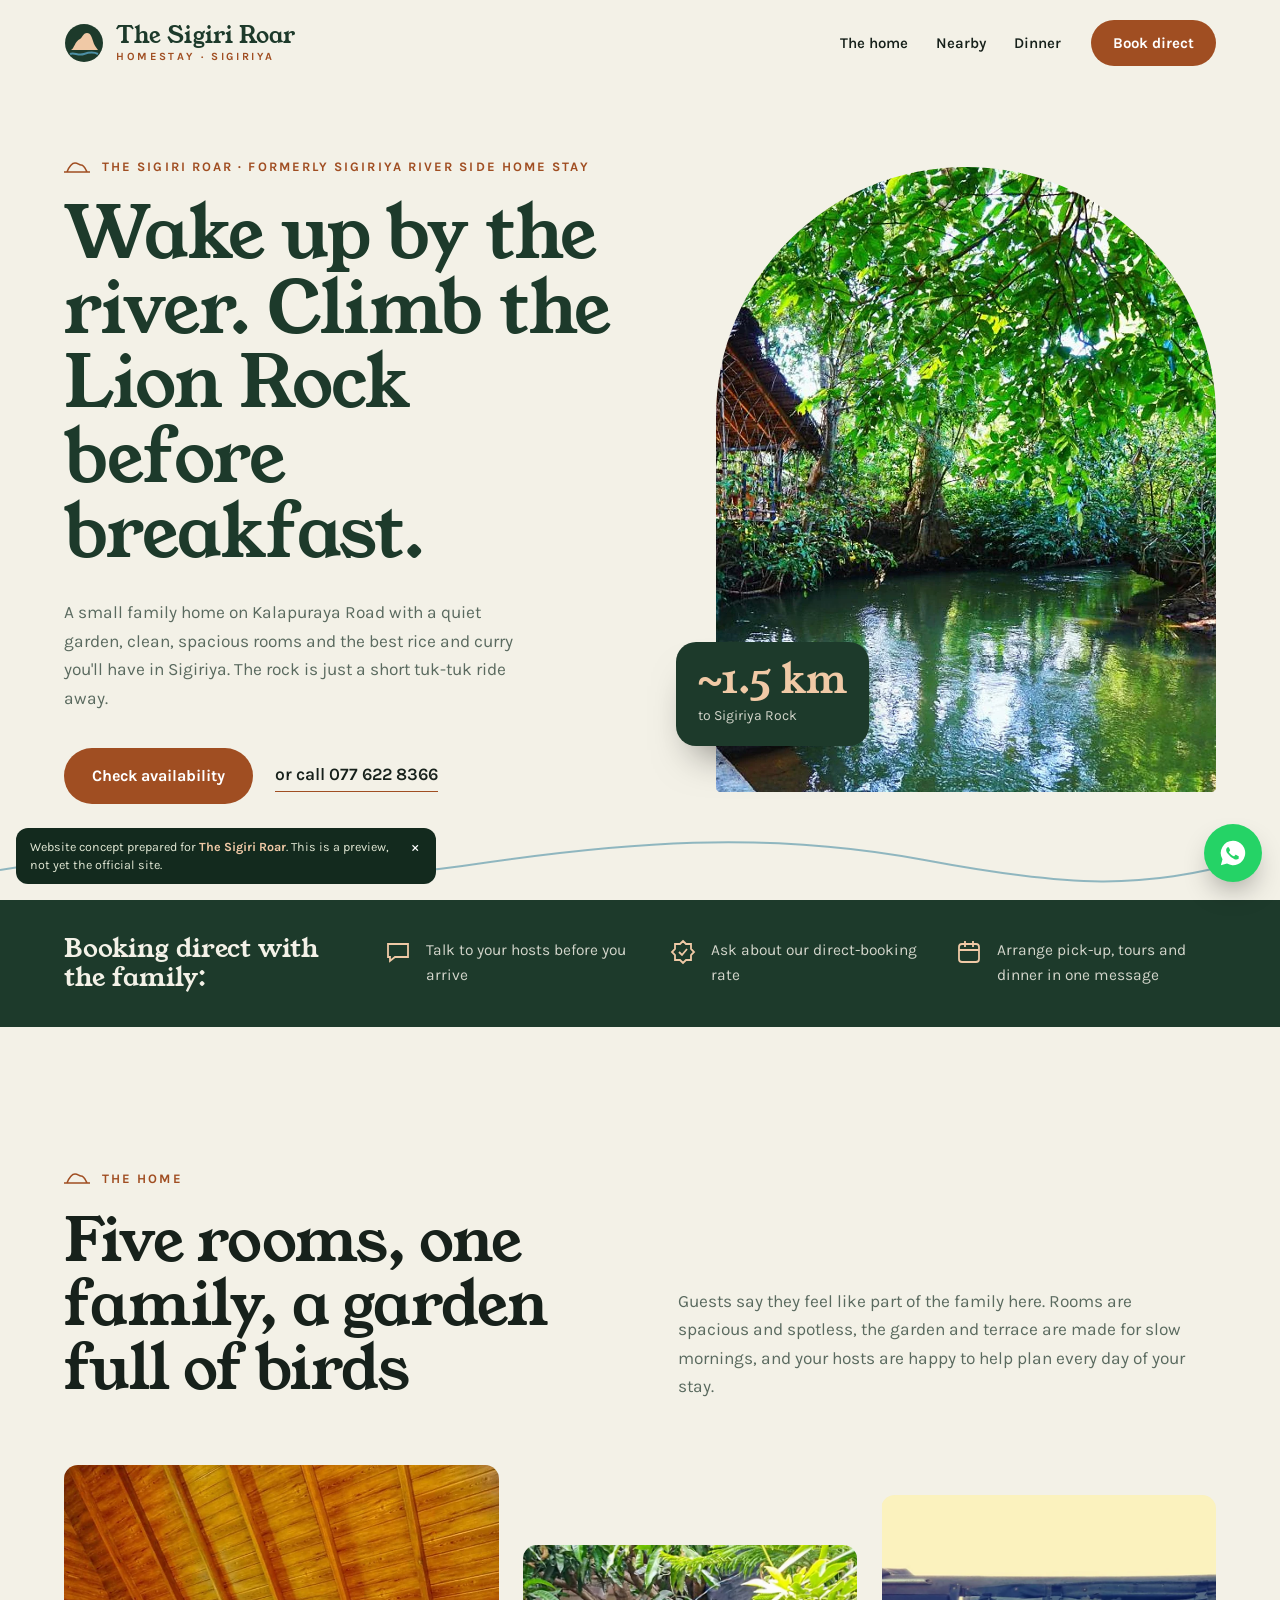
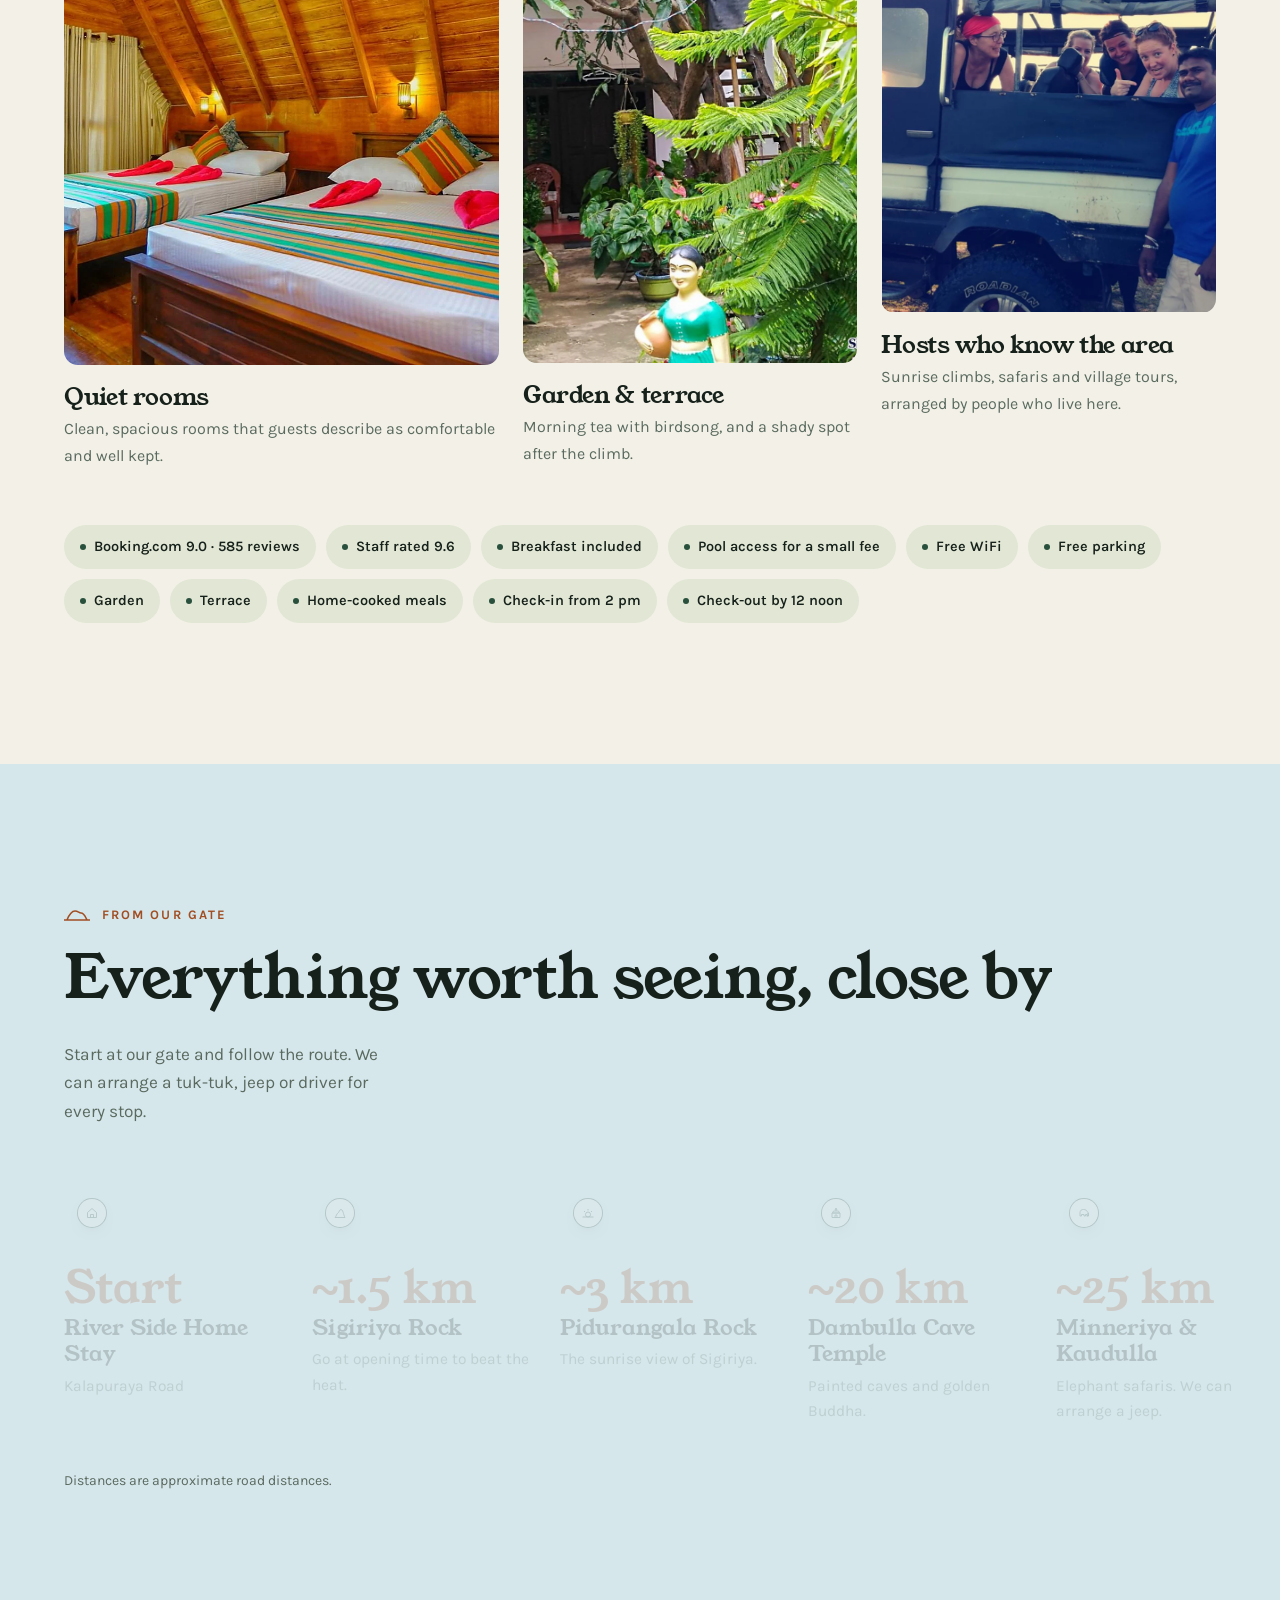
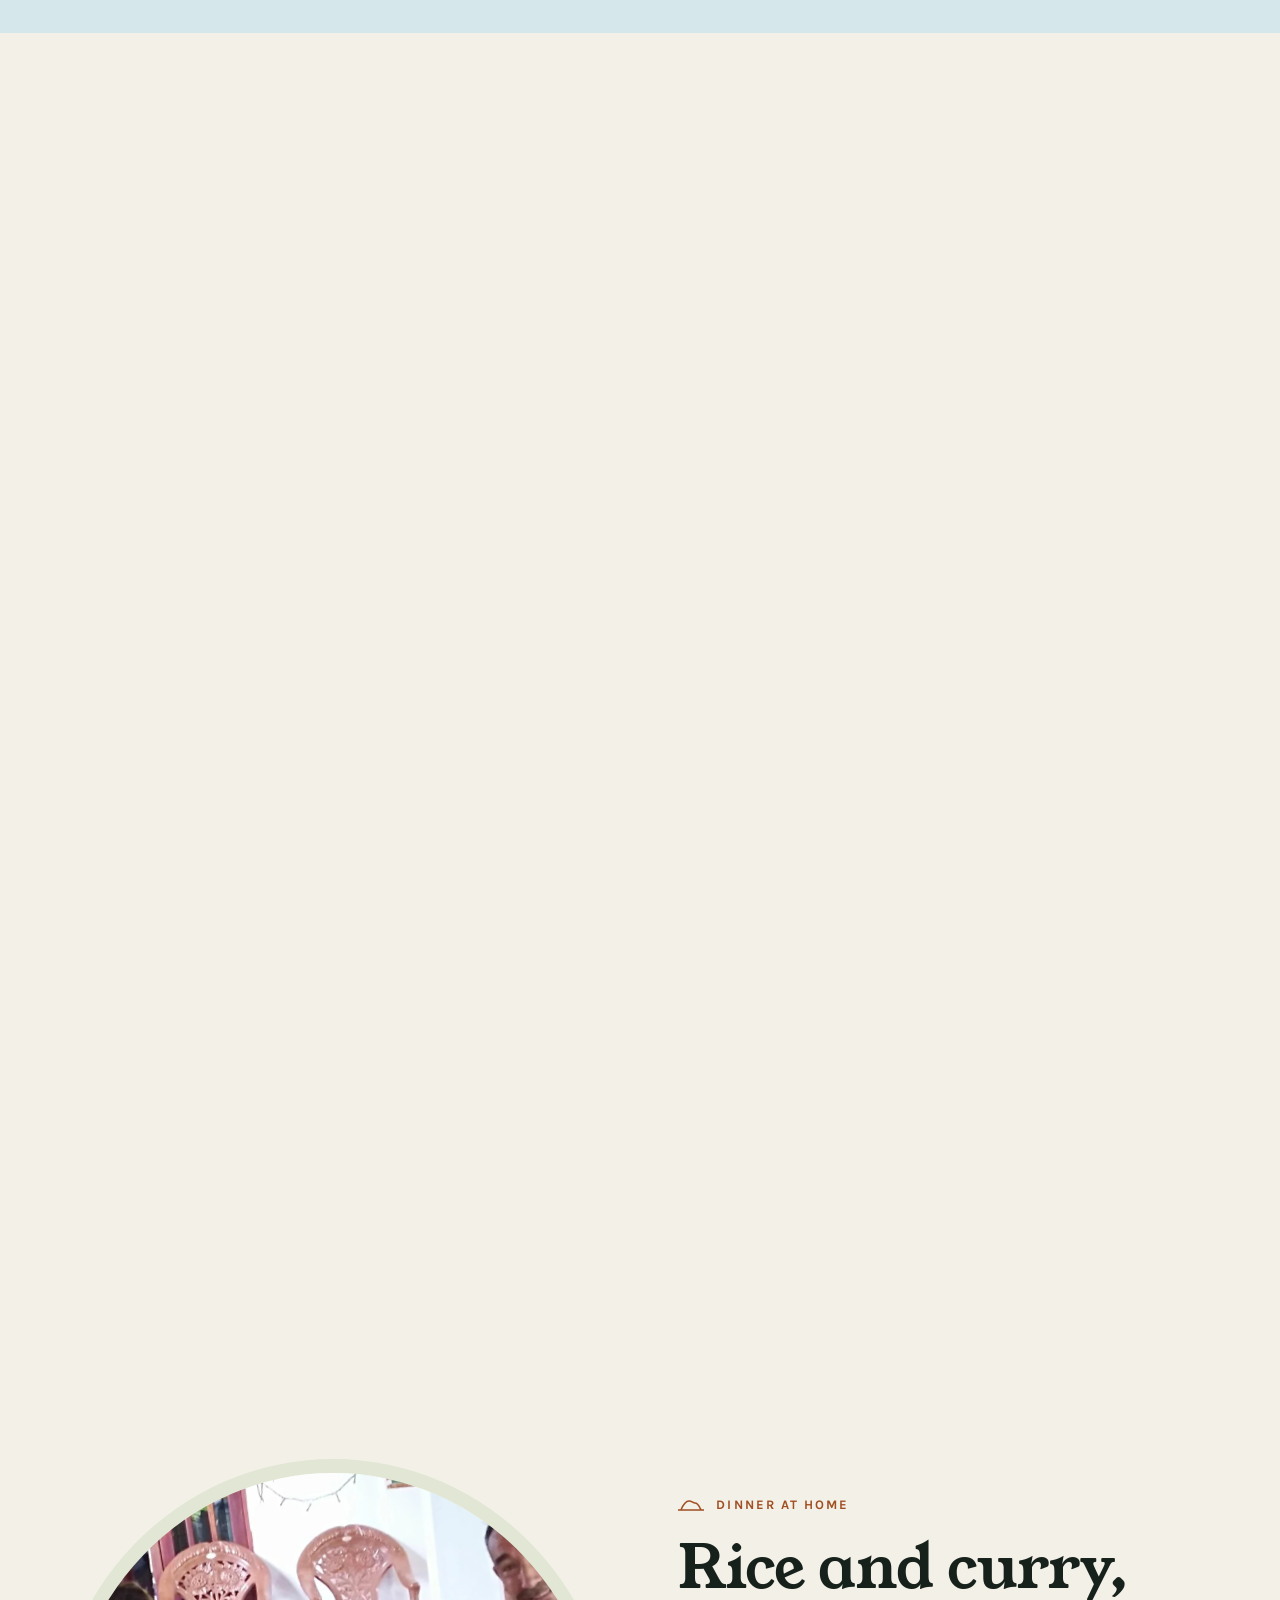
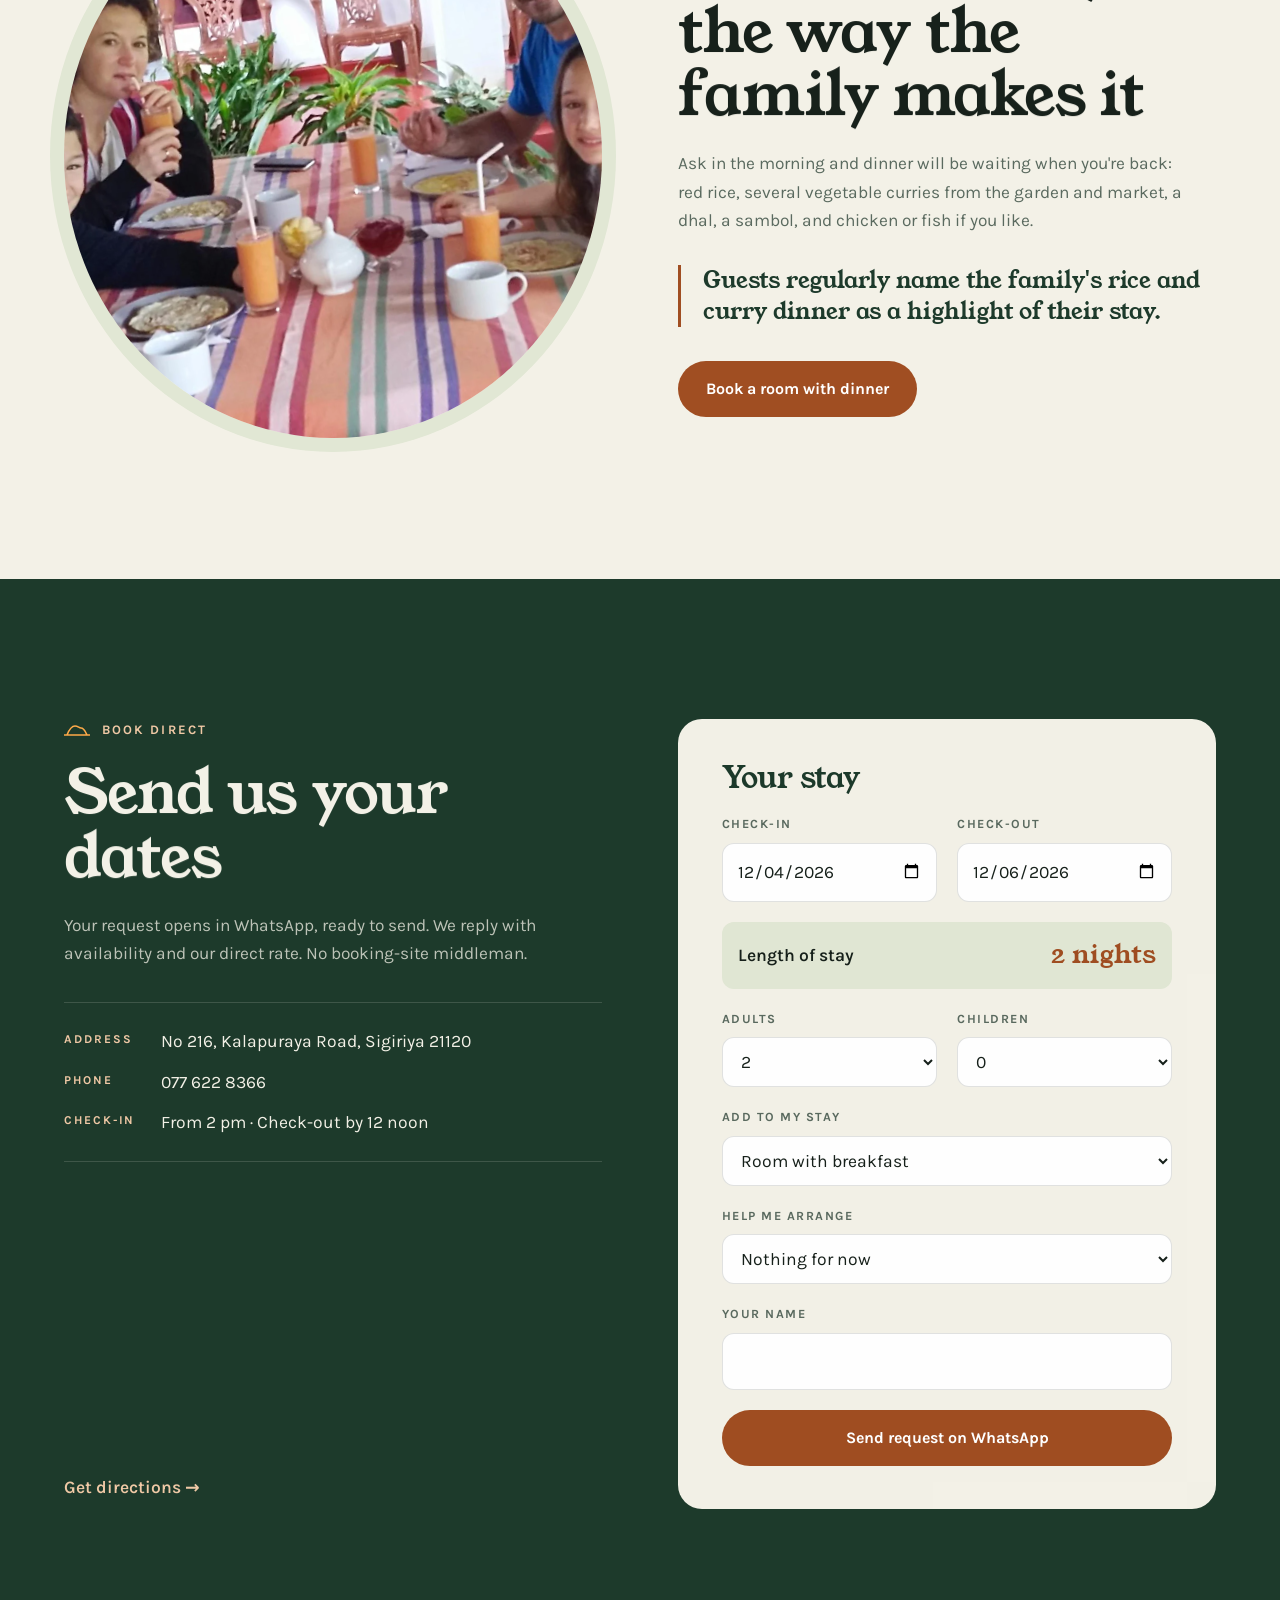
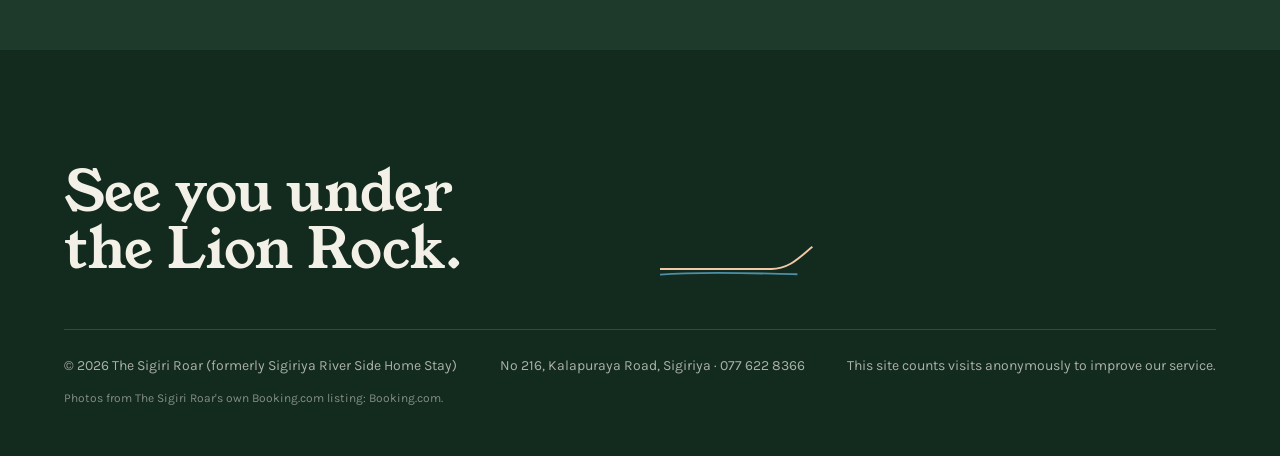
<file: sigiriya-river-side/index.html>
<!doctype html>
<html lang="en">
<head>
<meta charset="utf-8">
<meta name="viewport" content="width=device-width, initial-scale=1">
<title>The Sigiri Roar (formerly Sigiriya River Side Home Stay) | Homestay near Sigiriya Rock</title>
<meta name="description" content="The Sigiri Roar, formerly Sigiriya River Side Home Stay: a family-run homestay on Kalapuraya Road, a short walk from Sigiriya Rock. Rated 9.0 by 585 guests on Booking.com. Book direct on WhatsApp: 077 622 8366.">
<link rel="canonical" href="https://jali-rk.github.io/previews/sigiriya-river-side/">
<meta name="robots" content="noindex,nofollow">
<meta name="theme-color" content="#1F3B2D">
<meta name="geo.region" content="LK-22">
<meta name="geo.placename" content="Sigiriya">
<meta property="og:type" content="website">
<meta property="og:site_name" content="The Sigiri Roar">
<meta property="og:url" content="https://jali-rk.github.io/previews/sigiriya-river-side/">
<meta property="og:title" content="The Sigiri Roar · Homestay in Sigiriya">
<meta property="og:description" content="A family home by the river, a short ride from Sigiriya Rock. Book direct.">
<meta property="og:image" content="https://jali-rk.github.io/previews/sigiriya-river-side/images/og.jpg">
<meta property="og:locale" content="en_GB">
<meta name="twitter:card" content="summary_large_image">
<link rel="icon" href="favicon.svg" type="image/svg+xml">
<script type="application/ld+json">
{
  "@context":"https://schema.org",
  "@type":"BedAndBreakfast",
  "name":"The Sigiri Roar",
  "alternateName":"Sigiriya River Side Home Stay",
  "description":"Family-run homestay (formerly Sigiriya River Side Home Stay) a short walk from Sigiriya Rock, with spacious rooms, breakfast and home-cooked Sri Lankan rice and curry dinners.",
  "aggregateRating":{"@type":"AggregateRating","ratingValue":"9.0","bestRating":"10","reviewCount":"585"},
  "url":"https://jali-rk.github.io/previews/sigiriya-river-side/",
  "image":"https://jali-rk.github.io/previews/sigiriya-river-side/images/og.jpg",
  "telephone":"+94776228366",
  "address":{"@type":"PostalAddress","streetAddress":"No 216, Kalapuraya Road","addressLocality":"Sigiriya","postalCode":"21120","addressRegion":"Central Province","addressCountry":"LK"},
  "numberOfRooms":5,
  "checkinTime":"14:00","checkoutTime":"12:00",
  "amenityFeature":[
    {"@type":"LocationFeatureSpecification","name":"Free WiFi","value":true},
    {"@type":"LocationFeatureSpecification","name":"Free parking","value":true},
    {"@type":"LocationFeatureSpecification","name":"Garden","value":true},
    {"@type":"LocationFeatureSpecification","name":"Terrace","value":true},
    {"@type":"LocationFeatureSpecification","name":"Restaurant","value":true}
  ]
}
</script>
<script>window.SITE_ANALYTICS={ga4:"G-XXXXXXXXXX",umami:{id:"",src:"https://cloud.umami.is/script.js"},cfBeacon:""};</script>
<script src="assets/analytics.js" defer></script>
<script>document.documentElement.classList.add("m");window.MQ=[];window.onMotion=function(f){MQ.push(f)};setTimeout(function(){if(!window.MOTION_READY)document.documentElement.classList.add("m-off")},4000)</script>
<link rel="stylesheet" href="assets/motion.css">
<script src="assets/vendor/gsap.min.js" defer></script>
<script src="assets/vendor/ScrollTrigger.min.js" defer></script>
<script src="assets/vendor/SplitText.min.js" defer></script>
<script src="assets/vendor/lenis.min.js" defer></script>
<script src="assets/motion.js" defer></script>
<link rel="preconnect" href="https://fonts.googleapis.com">
<link rel="preconnect" href="https://fonts.gstatic.com" crossorigin>
<link href="https://fonts.googleapis.com/css2?family=Young+Serif&family=Karla:wght@400;500;600;700&display=swap" rel="stylesheet">
<style>
:root{
  --jungle:#1D3A2B; --jungle-2:#28503C; --jungle-3:#132A1E; --rust:#A04E22; --rust-2:#C46A3A; --river:#4D8FA6; --river-l:#D6E7EC;
  --paper:#F3F1E7; --leafy:#E1E7D4; --ink:#17211B; --mute:#5A6A5F; --line:rgba(23,33,27,.13); --line-l:rgba(243,241,231,.16);
  --display:"Young Serif",Georgia,serif; --body:"Karla",system-ui,sans-serif;
  --wrap:min(1240px,90vw); --ease:cubic-bezier(.2,.7,.2,1);
}
*{box-sizing:border-box;margin:0;padding:0}
body{font-family:var(--body);color:var(--ink);background:var(--paper);font-size:17.5px;line-height:1.65;-webkit-font-smoothing:antialiased;overflow-x:clip}
img{max-width:100%;display:block}
a{color:inherit;text-decoration:none}
button,input,select,textarea{font:inherit;color:inherit}
button{background:none;border:0;cursor:pointer}
:focus-visible{outline:2px solid var(--rust);outline-offset:3px;border-radius:4px}
.wrap{width:var(--wrap);margin-inline:auto}
h1,h2,h3{font-family:var(--display);font-weight:400;line-height:1.04;letter-spacing:-.015em}
h2{font-size:clamp(38px,4.8vw,70px)}
h3{font-size:clamp(22px,1.9vw,27px)}
.kicker{font-size:13px;font-weight:700;letter-spacing:.16em;text-transform:uppercase;color:var(--rust);margin-bottom:20px;display:flex;align-items:center;gap:12px}
.kicker::before{content:"";width:26px;height:12px;background:url("data:image/svg+xml,%3Csvg xmlns='http://www.w3.org/2000/svg' viewBox='0 0 26 12'%3E%3Cpath d='M0 11h26M3 11c2-5 4-9 8-9 3 0 4 2 6 2 3 0 4 3 6 7' fill='none' stroke='%23A04E22' stroke-width='1.6'/%3E%3C/svg%3E") center/contain no-repeat}
.sub{font-size:clamp(17px,1.35vw,19px);color:var(--mute);max-width:52ch}
.pad{padding:clamp(96px,11vw,160px) 0}

.btn{display:inline-flex;align-items:center;justify-content:center;gap:10px;height:56px;padding:0 28px;border-radius:999px;background:var(--rust);color:#fff;font-weight:700;font-size:16px;transition:background .3s,box-shadow .3s}
.btn:hover{background:var(--rust-2);box-shadow:0 14px 30px -14px rgba(160,78,34,.9)}
.btn.light{background:var(--paper);color:var(--jungle)}
.btn.light:hover{background:#fff}
.txt-link{font-weight:600;border-bottom:1.5px solid var(--rust);padding-bottom:2px}

.concept{position:fixed;left:16px;bottom:16px;z-index:150;max-width:min(420px,calc(100vw - 120px));background:var(--jungle-3);color:var(--leafy);font-size:12.5px;line-height:1.45;padding:10px 38px 10px 14px;border-radius:12px}
.concept strong{color:#F0C9A6}
.concept button{position:absolute;right:8px;top:6px;width:26px;height:26px;color:#fff;font-size:16px}
.progress{background:var(--rust)}

/* header */
.hdr{position:fixed;inset:0 0 auto;z-index:100;padding:20px 0}
.hdr.is-scrolled{background:rgba(243,241,231,.88);backdrop-filter:blur(14px);padding:12px 0;box-shadow:0 1px 0 var(--line)}
.hdr-in{width:var(--wrap);margin-inline:auto;display:flex;align-items:center;gap:30px}
.logo{font-family:var(--display);font-size:23px;line-height:1;margin-right:auto;color:var(--jungle);display:flex;gap:12px;align-items:center}
.logo svg{width:40px;height:40px}
.logo small{display:block;font-family:var(--body);font-size:11px;font-weight:700;letter-spacing:.24em;text-transform:uppercase;color:var(--rust);margin-top:4px}
.nav{display:flex;gap:28px;font-weight:600;font-size:15px}
.nav a{position:relative}
.nav a::after{content:"";position:absolute;left:0;right:0;bottom:-5px;height:1.5px;background:var(--rust);transform:scaleX(0);transition:transform .4s var(--ease);transform-origin:left}
.nav a:hover::after{transform:scaleX(1)}
.hdr .btn{height:46px;padding:0 22px;font-size:15px}
.burger{display:none;width:46px;height:46px;border-radius:50%;background:var(--jungle);color:var(--paper);position:relative}
.burger span{position:absolute;left:14px;right:14px;height:2px;background:currentColor;transition:transform .4s var(--ease),top .4s var(--ease)}
.burger span:first-child{top:18px}.burger span:last-child{top:26px}
.menu-open .burger span:first-child{top:22px;transform:rotate(45deg)}
.menu-open .burger span:last-child{top:22px;transform:rotate(-45deg)}
.menu-panel{position:fixed;inset:0;z-index:90;background:var(--jungle);color:var(--paper);padding:120px 8vw 48px;display:flex;flex-direction:column;gap:4px;visibility:hidden;opacity:0;transition:opacity .4s,visibility .4s}
.menu-open .menu-panel{visibility:visible;opacity:1}
.menu-panel a{font-family:var(--display);font-size:clamp(40px,11vw,58px);line-height:1.18}
.menu-panel .btn{font-family:var(--body);font-size:16px;margin-top:28px;align-self:flex-start}
.menu-panel p{margin-top:auto;font-size:14px;opacity:.7}

/* hero */
.hero{min-height:100svh;padding:130px 0 70px;display:flex;align-items:center;position:relative;overflow:hidden}
.hero .grid{display:grid;grid-template-columns:1.05fr .95fr;gap:5vw;align-items:center}
.hero h1{font-size:clamp(46px,5.6vw,88px);color:var(--jungle)}
.hero .lead{font-size:clamp(17px,1.35vw,19.5px);color:var(--mute);max-width:46ch;margin:28px 0 36px}
.actions{display:flex;align-items:center;gap:22px;flex-wrap:wrap}
.arch{position:relative;justify-self:end;width:min(500px,100%)}
.arch .frame{aspect-ratio:4/5;border-radius:999px 999px 18px 18px;overflow:hidden}
.arch .frame img{width:100%;height:118%;object-fit:cover}
.distance{position:absolute;left:-40px;bottom:46px;background:var(--jungle);color:var(--paper);border-radius:20px;padding:18px 22px;box-shadow:0 24px 40px -20px rgba(0,0,0,.55)}
.distance b{display:block;font-family:var(--display);font-weight:400;font-size:40px;line-height:1;color:#F0C9A6}
.distance>span{font-size:14px;opacity:.85}
.river-line{position:absolute;left:0;right:0;bottom:0;height:120px;pointer-events:none}
.river-line svg{width:100%;height:100%}

/* direct band */
.direct{background:var(--jungle);color:var(--paper)}
.direct .wrap{display:grid;grid-template-columns:auto 1fr;gap:5vw;align-items:center;padding:34px 0}
.direct strong{font-family:var(--display);font-weight:400;font-size:clamp(22px,2vw,28px);max-width:16ch;line-height:1.15}
.direct ul{list-style:none;display:grid;grid-template-columns:repeat(3,1fr);gap:24px}
.direct li{display:flex;gap:14px;align-items:flex-start;font-size:15.5px;color:rgba(243,241,231,.85)}
.direct li svg{width:28px;height:28px;flex:none;color:#F0C9A6}

/* home */
.home-head{display:grid;grid-template-columns:1fr 1fr;gap:6vw;align-items:end;margin-bottom:64px}
.home{display:grid;grid-template-columns:1.3fr 1fr 1fr;gap:24px;align-items:start}
.home figure:nth-child(2){margin-top:80px}
.home figure:nth-child(3){margin-top:30px}
.home .frame{overflow:hidden;border-radius:14px;aspect-ratio:4/5}
.home figure:first-child .frame{aspect-ratio:4/4.6}
.home .frame img{width:100%;height:100%;object-fit:cover;transition:transform 1.2s var(--ease)}
.home figure:hover .frame img{transform:scale(1.05)}
.home figcaption{padding-top:20px}
.home figcaption p{color:var(--mute);font-size:16px;margin-top:6px}
.amen{display:flex;flex-wrap:wrap;gap:10px;margin-top:56px}
.amen span{padding:10px 16px;border-radius:999px;background:var(--leafy);font-weight:600;font-size:14.5px;display:inline-flex;gap:8px;align-items:center}
.amen span::before{content:"";width:6px;height:6px;border-radius:50%;background:var(--jungle-2)}

/* route */
.gate{background:var(--river-l);overflow:hidden}
.gate-in{padding:clamp(96px,11vw,150px) 0}
.gate-head{display:flex;justify-content:space-between;align-items:end;gap:30px;flex-wrap:wrap;margin-bottom:60px}
.route-wrap{position:relative}
.route{display:flex;gap:28px;position:relative;padding-top:60px}
.route .path{position:absolute;left:30px;right:30px;top:27px;height:2px;background:repeating-linear-gradient(90deg,var(--jungle) 0 8px,transparent 8px 16px);transform-origin:left}
.stop{flex:1 1 0;min-width:220px;position:relative}
.stop .pin{position:absolute;top:-60px;left:0;width:56px;height:56px;border-radius:50%;background:var(--paper);display:grid;place-items:center;box-shadow:0 0 0 2px var(--jungle),0 12px 24px -12px rgba(23,33,27,.5);color:var(--jungle);z-index:1}
.stop:first-child .pin{background:var(--jungle);color:var(--paper)}
.stop .pin svg{width:26px;height:26px}
.stop .km{display:block;font-family:var(--display);font-size:clamp(34px,3.4vw,48px);color:var(--rust);margin:22px 0 4px;line-height:1}
.stop b{display:block;font-family:var(--display);font-weight:400;font-size:22px;line-height:1.2}
.stop p{color:var(--mute);font-size:15.5px;margin-top:6px;max-width:26ch}
.gate small{display:block;margin-top:44px;color:var(--mute);font-size:14px}

/* dinner */
.dinner{display:grid;grid-template-columns:1fr 1fr;gap:clamp(40px,6vw,100px);align-items:center}
.dinner .frame{aspect-ratio:1/1.05;border-radius:50%;overflow:hidden;box-shadow:0 0 0 14px var(--leafy)}
.dinner .frame img{width:100%;height:100%;object-fit:cover}
.dinner h2{margin-bottom:22px}
blockquote{font-family:var(--display);font-size:clamp(21px,1.8vw,25px);line-height:1.35;border-left:3px solid var(--rust);padding-left:22px;margin:30px 0 34px;color:var(--jungle)}

/* book */
.book{background:var(--jungle);color:var(--paper)}
.book .grid{display:grid;grid-template-columns:1fr 1fr;gap:clamp(40px,6vw,100px);align-items:start}
.book .kicker{color:#F0C9A6}
.book .kicker::before{filter:brightness(2.2)}
.book .sub{color:rgba(243,241,231,.75);margin:22px 0 34px}
.book dl{display:grid;grid-template-columns:auto 1fr;gap:12px 26px;padding:24px 0;border-top:1px solid var(--line-l);border-bottom:1px solid var(--line-l)}
.book dt{font-size:12px;font-weight:700;letter-spacing:.16em;text-transform:uppercase;color:#F0C9A6;padding-top:3px}
.book iframe{width:100%;height:260px;border:0;border-radius:14px;margin-top:28px}
.dir{display:inline-block;margin-top:14px;font-weight:600;color:#F0C9A6}
form{background:var(--paper);color:var(--ink);border-radius:24px;padding:clamp(26px,3.4vw,44px);display:grid;grid-template-columns:1fr 1fr;gap:20px}
form h3{grid-column:1/-1;font-size:30px;color:var(--jungle)}
form .full{grid-column:1/-1}
label{display:block;font-size:12.5px;font-weight:700;letter-spacing:.12em;text-transform:uppercase;color:var(--mute);margin-bottom:8px}
input,select{width:100%;background:#fff;border:1.5px solid var(--line);border-radius:12px;padding:13px 14px;transition:border-color .3s}
input:focus,select:focus{outline:none;border-color:var(--jungle-2)}
.nights{grid-column:1/-1;display:flex;justify-content:space-between;align-items:center;background:var(--leafy);border-radius:12px;padding:12px 16px;font-weight:600}
.nights b{font-family:var(--display);font-weight:400;font-size:26px;color:var(--rust)}
form .btn{width:100%}

footer{background:var(--jungle-3);color:rgba(243,241,231,.68);font-size:14px;padding:80px 0 48px;overflow:hidden}
.foot-top{display:grid;grid-template-columns:1fr 1fr;gap:40px;align-items:end;margin-bottom:50px}
.foot-top .name{font-family:var(--display);color:var(--paper);font-size:clamp(36px,4.4vw,64px);line-height:1.02}
.rock{width:100%;height:auto;color:#F0C9A6}
footer .row{display:flex;flex-wrap:wrap;gap:12px 32px;justify-content:space-between;border-top:1px solid var(--line-l);padding-top:24px}
footer a:hover{color:#F0C9A6}

.wa-float{position:fixed;right:18px;bottom:18px;z-index:140;width:58px;height:58px;border-radius:50%;background:#25D366;display:grid;place-items:center;box-shadow:0 14px 30px -10px rgba(0,0,0,.45);transition:transform .3s var(--ease)}
.wa-float:hover{transform:scale(1.07)}
.wa-float svg{width:30px;height:30px;fill:#fff}

@media (max-width:959px){
  .hdr .nav,.hdr .btn{display:none}
  .burger{display:block}
  .hero{padding-top:120px}
  .hero .grid,.home-head,.dinner,.book .grid,.foot-top{grid-template-columns:1fr}
  .arch{justify-self:center;width:min(400px,86%);margin-top:20px}
  .distance{left:-18px;padding:14px 18px}
  .distance b{font-size:32px}
  .direct .wrap{grid-template-columns:1fr;gap:22px}
  .direct ul{grid-template-columns:1fr;gap:14px}
  .home{grid-template-columns:1fr 1fr}
  .home figure:first-child{grid-column:1/-1}
  .home figure:nth-child(2),.home figure:nth-child(3){margin-top:0}
  .route{flex-direction:column;gap:40px;padding:0 0 0 80px}
  .route .path{left:27px;right:auto;top:0;bottom:0;width:2px;height:auto;background:repeating-linear-gradient(180deg,var(--jungle) 0 8px,transparent 8px 16px);transform-origin:top}
  .stop{min-width:0}
  .stop .pin{top:-6px;left:-80px}
  .stop .km{margin-top:0}
  form{grid-template-columns:1fr}
}
</style>
</head>
<body>
<div class="concept">Website concept prepared for <strong>The Sigiri Roar</strong>. This is a preview, not yet the official site. <button aria-label="Hide notice" onclick="this.parentElement.remove()">×</button></div>
<div class="progress" data-progress></div>

<header class="hdr" data-header>
  <div class="hdr-in">
    <a class="logo" href="#top"><svg viewBox="0 0 40 40" aria-hidden="true"><circle cx="20" cy="20" r="19" fill="#1D3A2B"/><path d="M7 27c3-1 4-9 9-11 2-1 3-6 7-6 4 0 5 5 6 8 1 4 3 6 5 9z" fill="#F0C9A6"/><path d="M6 31c4-2 8 2 14 0s10-2 14 0" fill="none" stroke="#4D8FA6" stroke-width="2"/></svg><span>The Sigiri Roar<small>Homestay · Sigiriya</small></span></a>
    <nav class="nav" aria-label="Main"><a href="#home">The home</a><a href="#gate">Nearby</a><a href="#dinner">Dinner</a></nav>
    <a class="btn" href="#book">Book direct</a>
    <button class="burger" data-menu-toggle aria-expanded="false" aria-controls="menu-panel" aria-label="Open menu"><span></span><span></span></button>
  </div>
</header>
<nav class="menu-panel" id="menu-panel" data-menu aria-label="Mobile">
  <a href="#home">The home</a><a href="#gate">Nearby</a><a href="#dinner">Dinner</a><a href="#book">Book direct</a>
  <a class="btn" href="tel:+94776228366">Call 077 622 8366</a>
  <p data-menu-item>No 216, Kalapuraya Road, Sigiriya</p>
</nav>

<main id="top">
  <section class="hero">
    <div class="wrap grid">
      <div>
        <p class="kicker" data-reveal="up" data-delay=".15">The Sigiri Roar · formerly Sigiriya River Side Home Stay</p>
        <h1 data-split="lines" data-delay=".25">Wake up by the river. Climb the Lion Rock before breakfast.</h1>
        <p class="lead" data-reveal="up" data-delay=".7">A small family home on Kalapuraya Road with a quiet garden, clean, spacious rooms and the best rice and curry you'll have in Sigiriya. The rock is just a short tuk-tuk ride away.</p>
        <div class="actions" data-reveal="up" data-delay=".85"><a class="btn" href="#book" data-magnetic>Check availability</a><a class="txt-link" href="tel:+94776228366">or call 077 622 8366</a></div>
      </div>
      <div class="arch">
        <div class="frame" data-reveal="image" data-delay=".2"><img src="images/hero.webp" alt="The stream running past The Sigiri Roar, with a thatched hut among the trees" width="1000" height="1250" fetchpriority="high" data-parallax="6"></div>
        <div class="distance" data-reveal="up" data-delay="1.1"><b>~<span data-count="1.5">1.5</span> km</b><span>to Sigiriya Rock</span></div>
      </div>
    </div>
    <div class="river-line" aria-hidden="true"><svg viewBox="0 0 1440 120" preserveAspectRatio="none"><path class="river" d="M0 90 C200 60 340 110 520 86 S860 50 1040 80 S1300 110 1440 70" fill="none" stroke="#4D8FA6" stroke-width="2" opacity=".6"/></svg></div>
  </section>

  <div class="direct">
    <div class="wrap">
      <strong data-reveal="up">Booking direct with the family:</strong>
      <ul data-reveal-group>
        <li><svg viewBox="0 0 28 28" aria-hidden="true"><path d="M4 6h20v13H11l-5 4v-4H4z" fill="none" stroke="currentColor" stroke-width="1.8"/></svg>Talk to your hosts before you arrive</li>
        <li><svg viewBox="0 0 28 28" aria-hidden="true"><path d="M14 3l3 3h5v5l3 3-3 3v5h-5l-3 3-3-3H6v-5l-3-3 3-3V6h5z" fill="none" stroke="currentColor" stroke-width="1.8"/><path d="M10 14l3 3 5-6" fill="none" stroke="currentColor" stroke-width="1.8"/></svg>Ask about our direct-booking rate</li>
        <li><svg viewBox="0 0 28 28" aria-hidden="true"><rect x="4" y="6" width="20" height="18" rx="3" fill="none" stroke="currentColor" stroke-width="1.8"/><path d="M4 12h20M10 3v6M18 3v6" stroke="currentColor" stroke-width="1.8"/></svg>Arrange pick-up, tours and dinner in one message</li>
      </ul>
    </div>
  </div>

  <section id="home" class="pad">
    <div class="wrap">
      <div class="home-head">
        <div><p class="kicker" data-reveal="up">The home</p><h2 data-split="lines">Five rooms, one family, a garden full of birds</h2></div>
        <p class="sub" data-reveal="up">Guests say they feel like part of the family here. Rooms are spacious and spotless, the garden and terrace are made for slow mornings, and your hosts are happy to help plan every day of your stay.</p>
      </div>
      <div class="home">
        <figure><div class="frame" data-reveal="image"><img src="images/h1.webp" alt="A wooden-ceilinged guest room with two beds" loading="lazy" width="900" height="675"></div><figcaption><h3>Quiet rooms</h3><p>Clean, spacious rooms that guests describe as comfortable and well kept.</p></figcaption></figure>
        <figure><div class="frame" data-reveal="image" data-delay=".12"><img src="images/h2.webp" alt="The garden at The Sigiri Roar" loading="lazy" width="900" height="675"></div><figcaption><h3>Garden &amp; terrace</h3><p>Morning tea with birdsong, and a shady spot after the climb.</p></figcaption></figure>
        <figure><div class="frame" data-reveal="image" data-delay=".24"><img src="images/h3.webp" alt="Guests setting off on a jeep safari arranged by the hosts" loading="lazy" width="900" height="675"></div><figcaption><h3>Hosts who know the area</h3><p>Sunrise climbs, safaris and village tours, arranged by people who live here.</p></figcaption></figure>
      </div>
      <div class="amen" data-reveal-group data-stagger=".05"><span>Booking.com 9.0 · 585 reviews</span><span>Staff rated 9.6</span><span>Breakfast included</span><span>Pool access for a small fee</span><span>Free WiFi</span><span>Free parking</span><span>Garden</span><span>Terrace</span><span>Home-cooked meals</span><span>Check-in from 2 pm</span><span>Check-out by 12 noon</span></div>
    </div>
  </section>

  <section class="gate" id="gate">
    <div class="wrap gate-in">
      <div class="gate-head">
        <div><p class="kicker" data-reveal="up">From our gate</p><h2 data-split="lines">Everything worth seeing, close by</h2></div>
        <p class="sub" data-reveal="up" style="max-width:34ch">Start at our gate and follow the route. We can arrange a tuk-tuk, jeep or driver for every stop.</p>
      </div>
      <div class="route-wrap">
        <div class="route">
          <div class="path" aria-hidden="true"></div>
          <div class="stop"><div class="pin"><svg viewBox="0 0 26 26" aria-hidden="true"><path d="M4 12l9-8 9 8v10H4z M10 22v-6h6v6" fill="none" stroke="currentColor" stroke-width="1.8"/></svg></div><span class="km">Start</span><b>River Side Home Stay</b><p>Kalapuraya Road</p></div>
          <div class="stop"><div class="pin"><svg viewBox="0 0 26 26" aria-hidden="true"><path d="M3 22c2-1 3-8 7-10 1-1 2-6 5-6s4 5 5 8c1 4 2 6 3 8z" fill="none" stroke="currentColor" stroke-width="1.8"/></svg></div><span class="km">~1.5 km</span><b>Sigiriya Rock</b><p>Go at opening time to beat the heat.</p></div>
          <div class="stop"><div class="pin"><svg viewBox="0 0 26 26" aria-hidden="true"><circle cx="13" cy="16" r="5" fill="none" stroke="currentColor" stroke-width="1.8"/><path d="M2 21h22M13 5v3M5 9l2 2M21 9l-2 2" stroke="currentColor" stroke-width="1.8"/></svg></div><span class="km">~3 km</span><b>Pidurangala Rock</b><p>The sunrise view of Sigiriya.</p></div>
          <div class="stop"><div class="pin"><svg viewBox="0 0 26 26" aria-hidden="true"><path d="M13 3l2 4h-4zM8 9h10l2 4H6zM5 13h16v9H5zM11 22v-5h4v5" fill="none" stroke="currentColor" stroke-width="1.7"/></svg></div><span class="km">~20 km</span><b>Dambulla Cave Temple</b><p>Painted caves and golden Buddha.</p></div>
          <div class="stop"><div class="pin"><svg viewBox="0 0 26 26" aria-hidden="true"><path d="M5 19v-7c0-4 3-6 7-6s7 2 8 5l2 2v6h-3v-3h-3v3h-3v-3H8v3zM20 13c1 2 1 5-1 7" fill="none" stroke="currentColor" stroke-width="1.7"/></svg></div><span class="km">~25 km</span><b>Minneriya &amp; Kaudulla</b><p>Elephant safaris. We can arrange a jeep.</p></div>
        </div>
      </div>
      <small>Distances are approximate road distances.</small>
    </div>
  </section>

  <section id="dinner" class="pad">
    <div class="wrap dinner">
      <div class="frame" data-reveal="scale"><img src="images/d1.webp" alt="Guests at breakfast at The Sigiri Roar" loading="lazy" width="900" height="900"></div>
      <div>
        <p class="kicker" data-reveal="up">Dinner at home</p>
        <h2 data-split="lines">Rice and curry, the way the family makes it</h2>
        <p class="sub" data-reveal="up">Ask in the morning and dinner will be waiting when you're back: red rice, several vegetable curries from the garden and market, a dhal, a sambol, and chicken or fish if you like.</p>
        <blockquote data-reveal="up">Guests regularly name the family's rice and curry dinner as a highlight of their stay.</blockquote>
        <a class="btn" href="#book" data-reveal="up" data-magnetic>Book a room with dinner</a>
      </div>
    </div>
  </section>

  <section class="book pad" id="book">
    <div class="wrap grid">
      <div>
        <p class="kicker" data-reveal="up">Book direct</p>
        <h2 data-split="lines">Send us your dates</h2>
        <p class="sub" data-reveal="up">Your request opens in WhatsApp, ready to send. We reply with availability and our direct rate. No booking-site middleman.</p>
        <dl data-reveal="up">
          <dt>Address</dt><dd>No 216, Kalapuraya Road, Sigiriya 21120</dd>
          <dt>Phone</dt><dd><a href="tel:+94776228366">077 622 8366</a></dd>
          <dt>Check-in</dt><dd>From 2 pm · Check-out by 12 noon</dd>
        </dl>
        <iframe title="Map to The Sigiri Roar" loading="lazy" referrerpolicy="no-referrer-when-downgrade" src="https://www.google.com/maps?q=216+Kalapuraya+Road,+Sigiriya&output=embed"></iframe>
        <a class="dir" href="https://www.google.com/maps/search/?api=1&query=Sigiriya+River+Side+Home+Stay+Kalapuraya+Road" target="_blank" rel="noopener">Get directions →</a>
      </div>
      <form id="bookForm" onsubmit="return false" data-reveal="up" data-delay=".1">
        <h3>Your stay</h3>
        <div><label for="ci">Check-in</label><input id="ci" type="date"></div>
        <div><label for="co">Check-out</label><input id="co" type="date"></div>
        <div class="nights" aria-live="polite"><span>Length of stay</span><b id="nightsOut">2 nights</b></div>
        <div><label for="ad">Adults</label><select id="ad"><option>1</option><option selected>2</option><option>3</option><option>4</option><option>5+</option></select></div>
        <div><label for="kd">Children</label><select id="kd"><option>0</option><option>1</option><option>2</option><option>3+</option></select></div>
        <div class="full"><label for="ex">Add to my stay</label>
          <select id="ex"><option>Room with breakfast</option><option>Room with breakfast + rice and curry dinner</option></select></div>
        <div class="full"><label for="tr">Help me arrange</label>
          <select id="tr"><option>Nothing for now</option><option>Pick-up / transport</option><option>Elephant safari</option><option>Sunrise at Pidurangala</option><option>Village tour</option></select></div>
        <div class="full"><label for="nm">Your name</label><input id="nm" autocomplete="name"></div>
        <div class="full"><button class="btn" id="bookBtn" type="button">Send request on WhatsApp</button></div>
      </form>
    </div>
  </section>
</main>

<footer>
  <div class="wrap">
    <div class="foot-top">
      <p class="name">See you under<br>the Lion Rock.</p>
      <svg class="rock" viewBox="0 0 600 160" aria-hidden="true"><path class="rock-line" d="M0 150 H120 C150 150 160 120 190 112 C210 106 215 60 250 46 C270 38 300 30 340 34 C380 38 395 60 402 88 C408 112 430 120 450 136 C462 146 480 150 600 150" fill="none" stroke="currentColor" stroke-width="2"/><path class="rock-line" d="M0 156 C80 150 160 160 240 154 S420 148 600 156" fill="none" stroke="#4D8FA6" stroke-width="2"/></svg>
    </div>
    <div class="row">
      <span>© <span id="yr"></span> The Sigiri Roar (formerly Sigiriya River Side Home Stay)</span>
      <span>No 216, Kalapuraya Road, Sigiriya · <a href="tel:+94776228366">077 622 8366</a></span>
      <span>This site counts visits anonymously to improve our service.</span>
      <!--CREDITS--><span class="photo-credits" style="width:100%;font-size:12px;opacity:.75">Photos from The Sigiri Roar&#x27;s own Booking.com listing: <a href="https://www.booking.com/hotel/lk/sigiriya-river-side-home-stay.en-gb.html" target="_blank" rel="noopener">Booking.com</a>.</span><!--/CREDITS-->
    </div>
  </div>
</footer>
<a class="wa-float" id="waFloat" href="#" aria-label="WhatsApp The Sigiri Roar"><svg viewBox="0 0 32 32"><path d="M16 3a13 13 0 0 0-11.2 19.6L3 29l6.6-1.7A13 13 0 1 0 16 3zm6.4 18.4c-.3.8-1.6 1.5-2.2 1.6-.6.1-1.3.1-2.1-.1a19 19 0 0 1-8.1-6.6c-.6-.9-1.3-2.2-1.3-3.6s.7-2.1 1-2.4c.3-.3.6-.4.8-.4h.6c.2 0 .5 0 .7.5l1 2.4c.1.2.1.4 0 .6l-.5.7-.4.5c-.1.2-.3.4-.1.7.2.4.9 1.5 2 2.4 1.4 1.2 2.5 1.6 2.9 1.8.3.1.5.1.7-.1l1-1.2c.2-.3.4-.3.7-.2l2.4 1.1c.3.2.5.2.6.4.1.2.1.9-.2 1.7z"/></svg></a>
<script>
const WHATSAPP = "94776228366";
const wa = t => `https://wa.me/${WHATSAPP}?text=${encodeURIComponent(t)}`;
const $ = id => document.getElementById(id);
$("waFloat").href = wa("Hello! I'd like to ask about a room.");
$("yr").textContent = new Date().getFullYear();
const iso = d => new Date(d.getTime()-d.getTimezoneOffset()*6e4).toISOString().slice(0,10), t = new Date();
$("ci").min = $("ci").value = iso(t); t.setDate(t.getDate()+2); $("co").value = iso(t); $("co").min = $("ci").value;
const nightsOf = () => Math.max(1, Math.round((new Date($("co").value) - new Date($("ci").value)) / 864e5));
const showNights = () => { const n = nightsOf(); $("nightsOut").textContent = `${n} night${n>1?"s":""}`; };
$("ci").addEventListener("change", () => { $("co").min = $("ci").value; if($("co").value <= $("ci").value){ const d = new Date($("ci").value); d.setDate(d.getDate()+1); $("co").value = iso(d);} showNights(); });
$("co").addEventListener("change", showNights); showNights();
$("bookBtn").addEventListener("click", () => {
  const nights = nightsOf();
  const msg = ["Hello The Sigiri Roar! 🌿", `Check-in: ${$("ci").value}`, `Check-out: ${$("co").value} (${nights} night${nights>1?"s":""})`,
    `Guests: ${$("ad").value} adult(s), ${$("kd").value} child(ren)`, `Stay: ${$("ex").value}`,
    $("tr").value !== "Nothing for now" ? `Please help with: ${$("tr").value}` : "", $("nm").value.trim() ? `Name: ${$("nm").value.trim()}` : "",
    "Could you share availability and your direct rate?"].filter(Boolean).join("\n");
  if(window.trackLead) trackLead("booking_request", {nights});
  window.open(wa(msg), "_blank", "noopener");
});

onMotion(function (M) {
  if (M.reduced) return;
  var g = M.gsap;
  function draw(sel, opts) { document.querySelectorAll(sel).forEach(function (p) { var L = p.getTotalLength(); g.fromTo(p, { strokeDasharray: L, strokeDashoffset: L }, Object.assign({ strokeDashoffset: 0, ease: "power2.inOut" }, opts)); }); }
  draw(".river", { duration: 2.4, delay: .4 });
  draw(".rock-line", { duration: 2.2, scrollTrigger: { trigger: "footer", start: "top 80%", once: true } });

  // route: path draws and stops appear as you travel along it
  var stops = g.utils.toArray(".stop");
  g.set(stops, { opacity: .18 });
  var mm = g.matchMedia();
  mm.add("(min-width: 960px)", function () {
    var tl = g.timeline({ scrollTrigger: { trigger: ".gate", start: "top top", end: "+=1300", pin: true, scrub: .6, anticipatePin: 1 } });
    tl.fromTo(".route .path", { scaleX: 0 }, { scaleX: 1, ease: "none", duration: 1 }, 0);
    stops.forEach(function (s, i) {
      var at = i / (stops.length - 1) * .92;
      tl.to(s, { opacity: 1, duration: .08 }, at).fromTo(s.querySelector(".pin"), { scale: .5 }, { scale: 1, ease: "back.out(3)", duration: .1 }, at);
    });
  });
  mm.add("(max-width: 959px)", function () {
    g.fromTo(".route .path", { scaleY: 0 }, { scaleY: 1, ease: "none", scrollTrigger: { trigger: ".route", start: "top 70%", end: "bottom 60%", scrub: .5 } });
    stops.forEach(function (s) { g.to(s, { opacity: 1, duration: .5, scrollTrigger: { trigger: s, start: "top 75%", toggleActions: "play none none reverse" } }); });
  });
  // dinner plate turns slowly as it passes
  g.fromTo("#dinner .frame img", { rotation: -8, scale: 1.1 }, { rotation: 8, scale: 1.1, ease: "none", scrollTrigger: { trigger: "#dinner", start: "top bottom", end: "bottom top", scrub: true } });
});
</script>
</body>
</html>
</file>
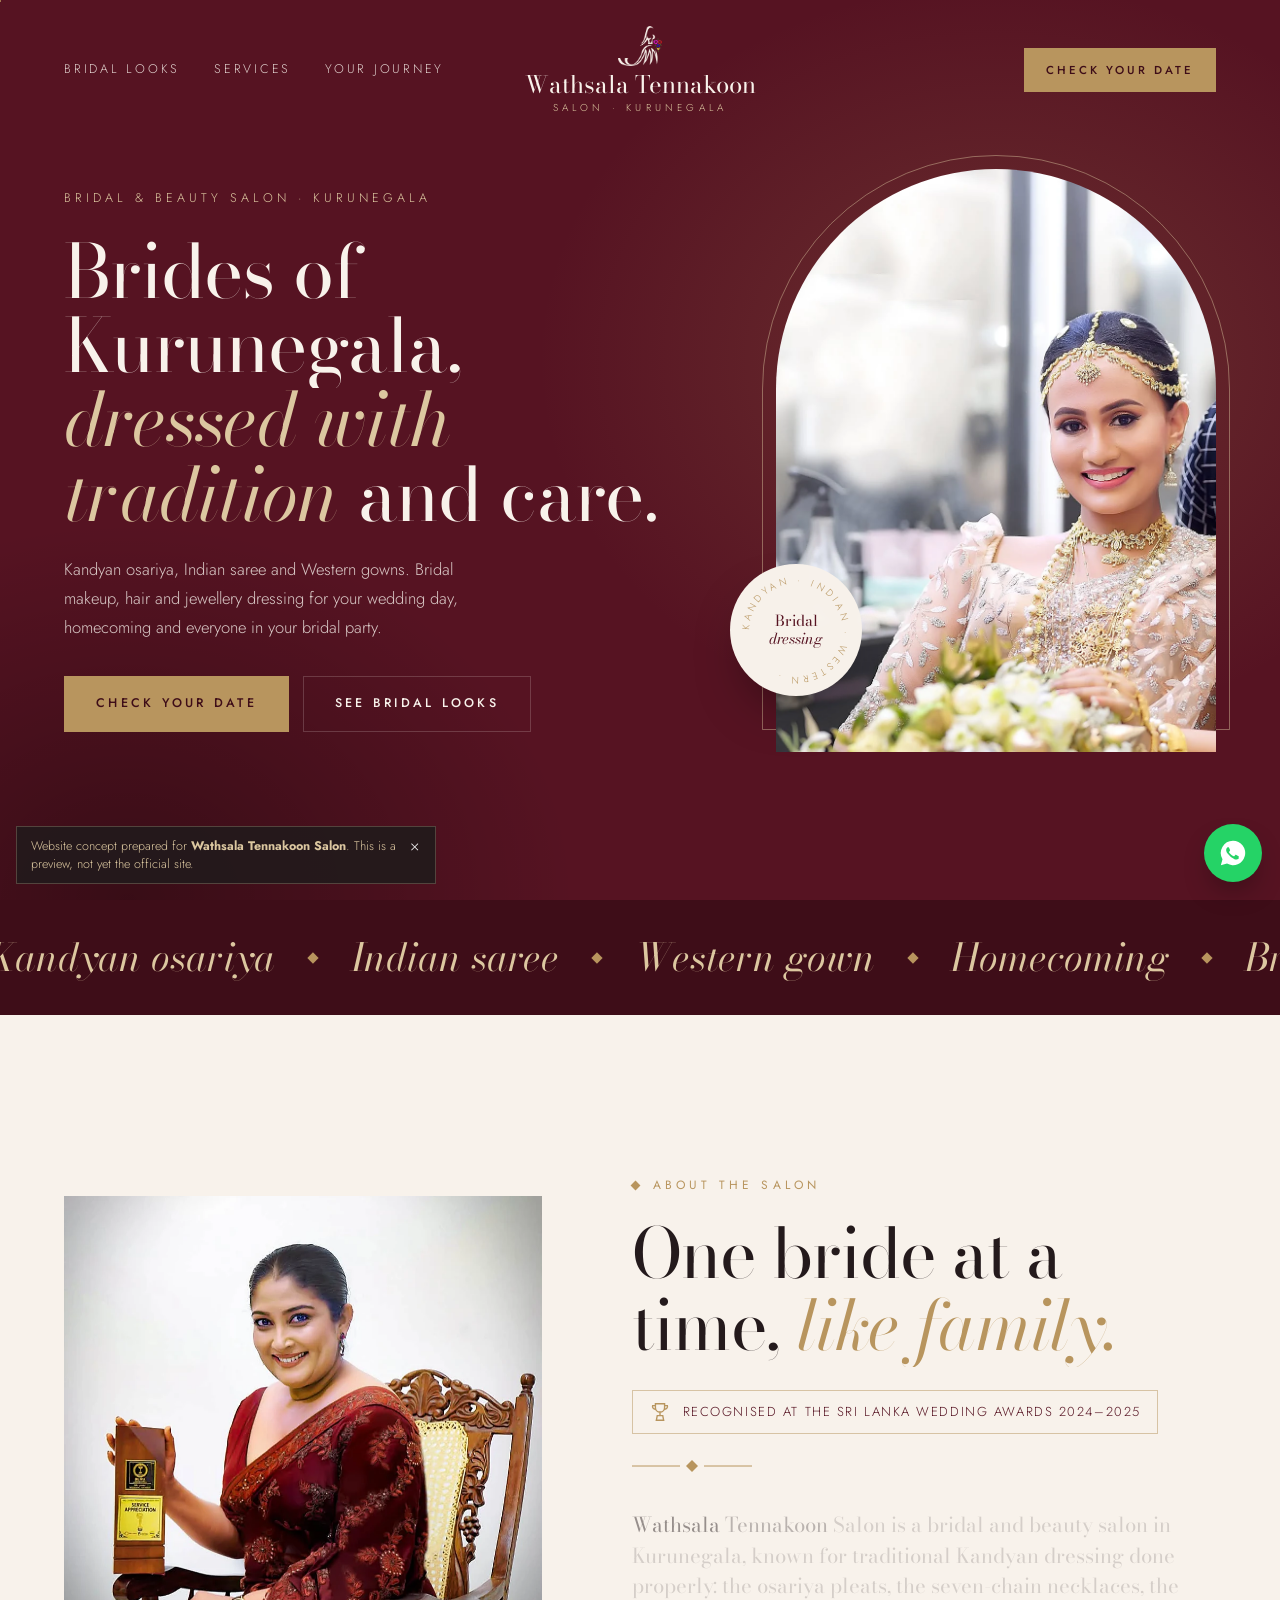
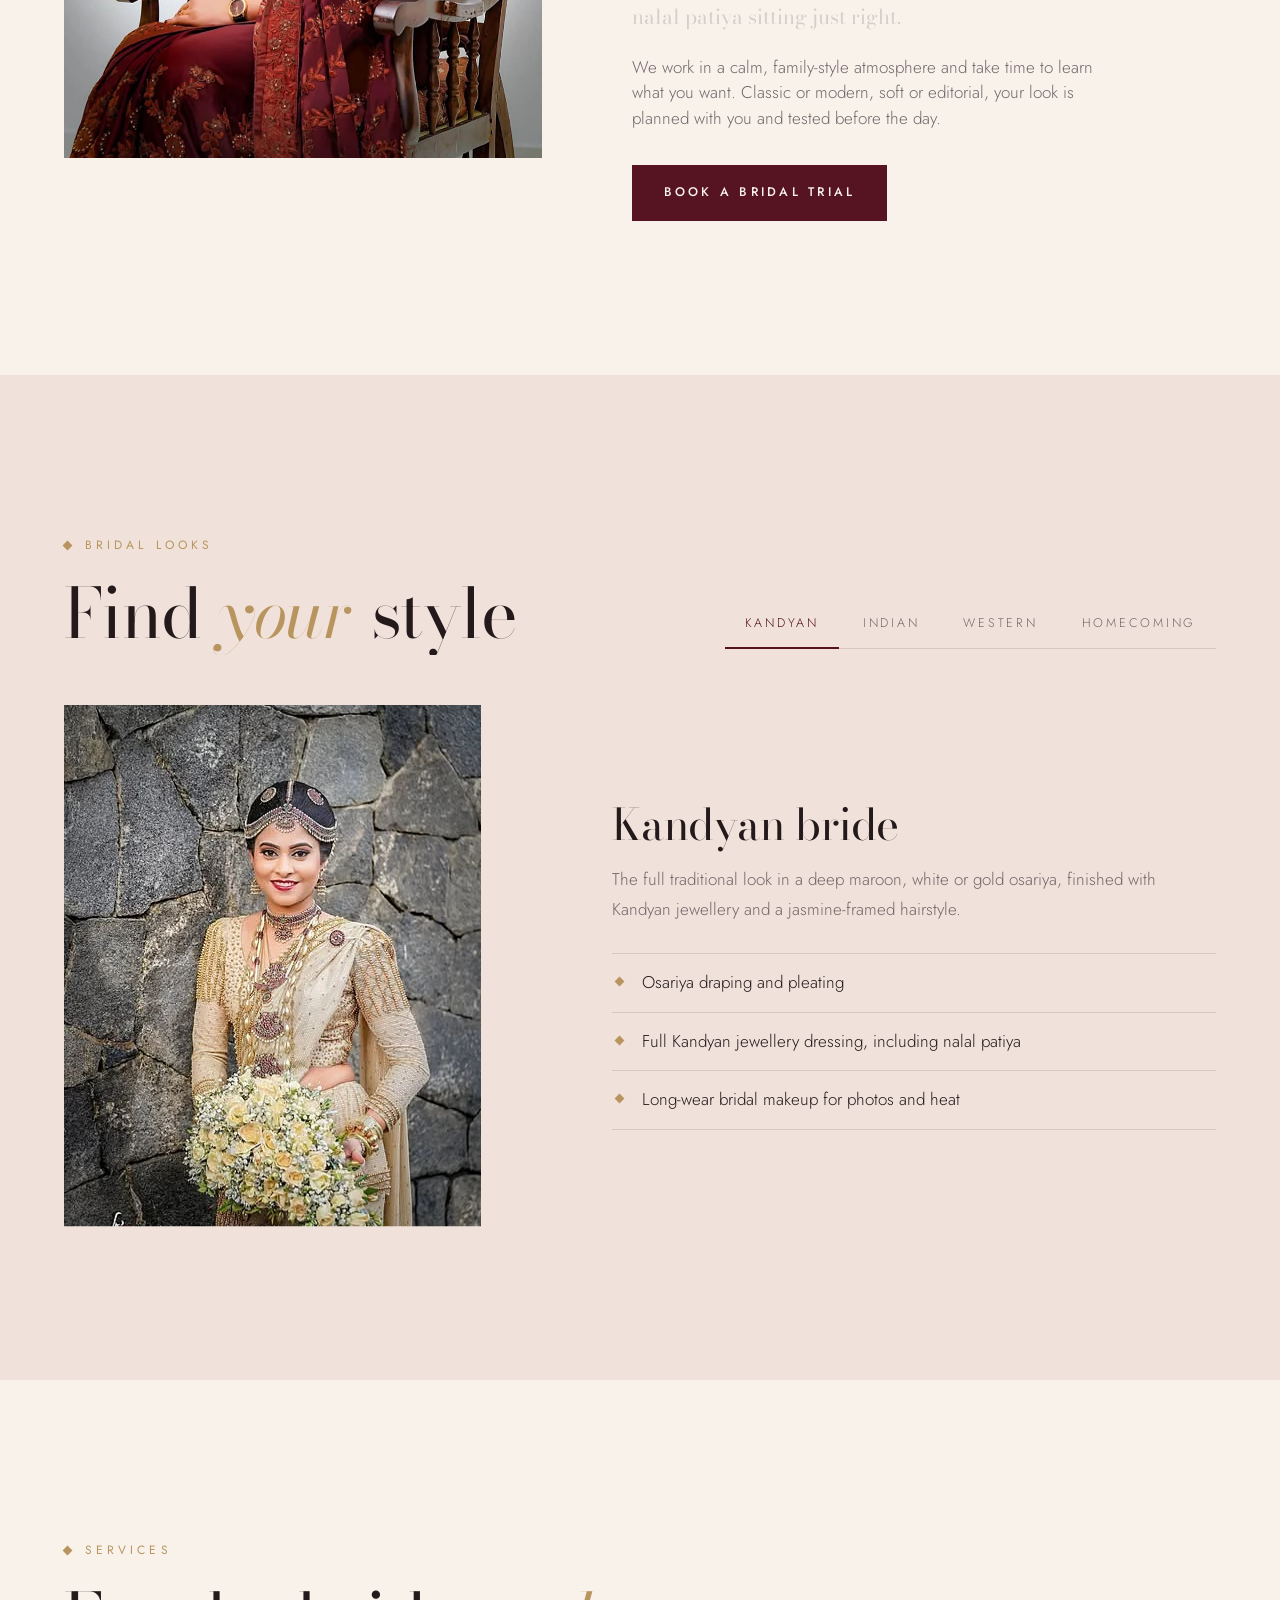
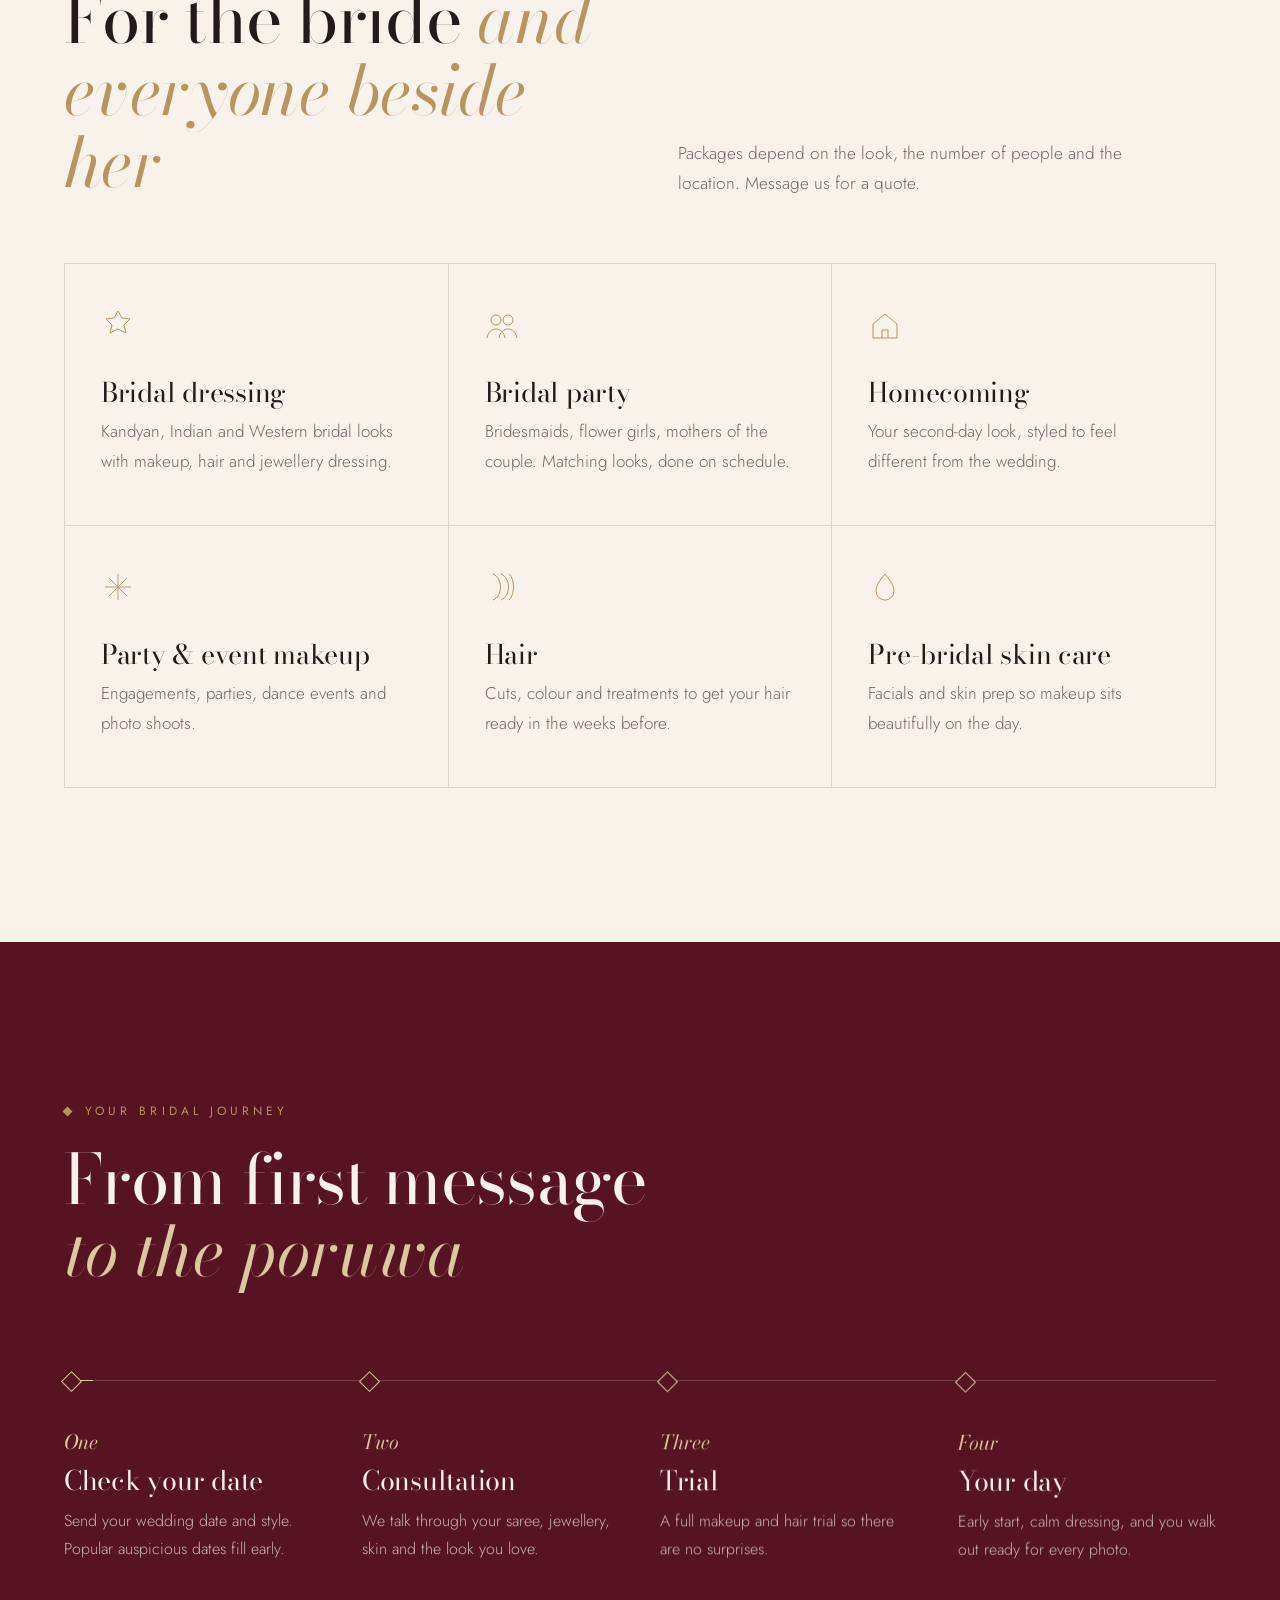
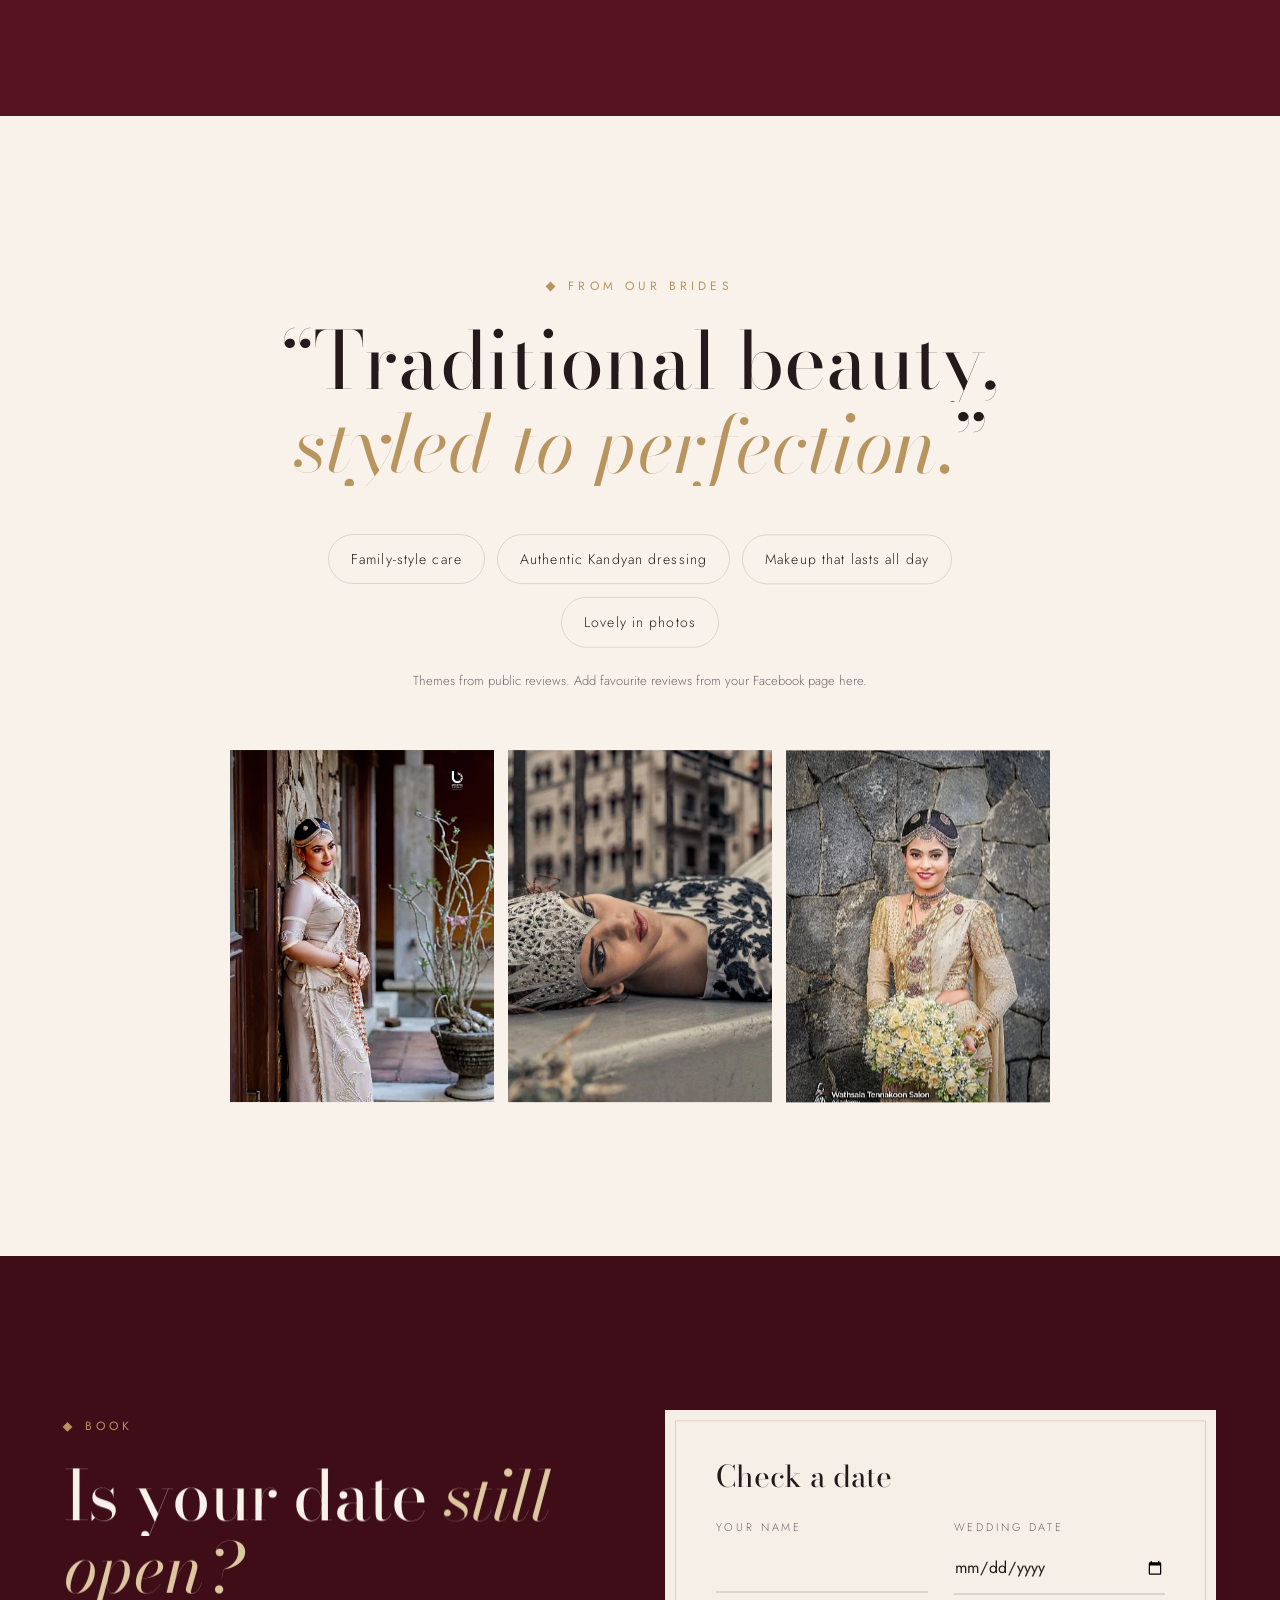
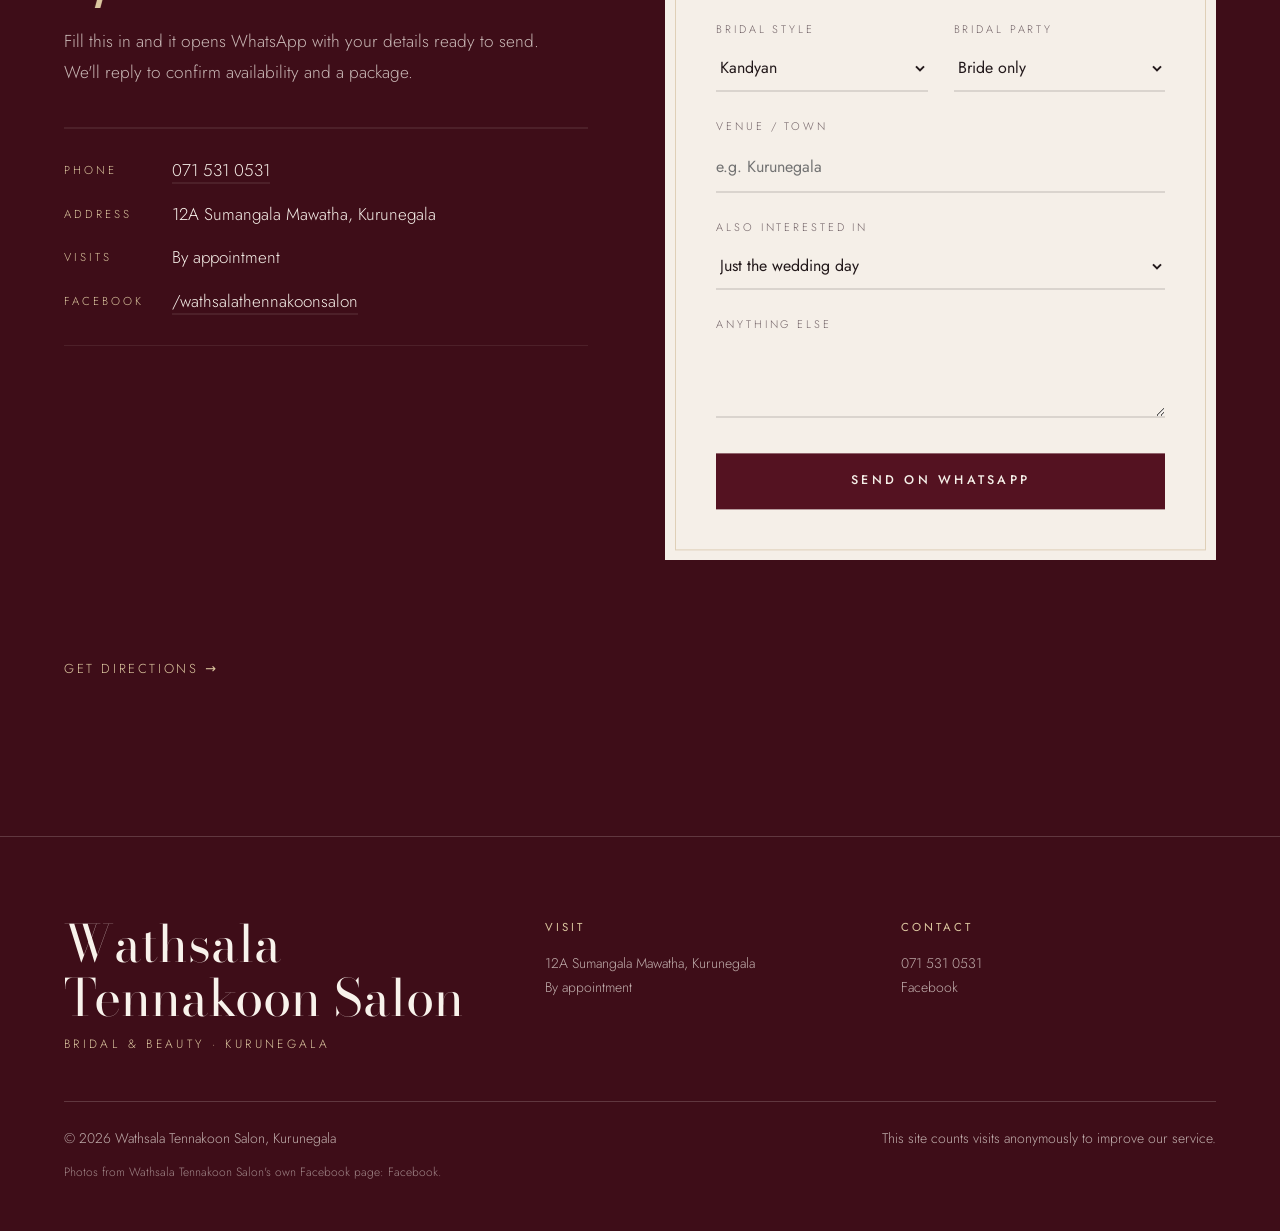
<file: wathsala-salon/index.html>
<!doctype html>
<html lang="en">
<head>
<meta charset="utf-8">
<meta name="viewport" content="width=device-width, initial-scale=1">
<title>Wathsala Tennakoon Salon | Bridal Makeup &amp; Dressing in Kurunegala</title>
<meta name="description" content="Kandyan, Indian and Western bridal dressing, makeup and hair in Kurunegala. See our brides, check your wedding date and book a trial with Wathsala Tennakoon Salon. Call 071 531 0531.">
<link rel="canonical" href="https://jali-rk.github.io/previews/wathsala-salon/">
<meta name="robots" content="noindex,nofollow">
<meta name="theme-color" content="#5A1424">
<meta name="geo.region" content="LK-61">
<meta name="geo.placename" content="Kurunegala">
<meta property="og:type" content="website">
<meta property="og:site_name" content="Wathsala Tennakoon Salon">
<meta property="og:url" content="https://jali-rk.github.io/previews/wathsala-salon/">
<meta property="og:title" content="Wathsala Tennakoon Salon | Bridal dressing in Kurunegala">
<meta property="og:description" content="Kandyan, Indian and Western bridal looks. Check your date on WhatsApp.">
<meta property="og:image" content="https://jali-rk.github.io/previews/wathsala-salon/images/og.jpg">
<meta property="og:locale" content="en_LK">
<meta name="twitter:card" content="summary_large_image">
<link rel="icon" href="favicon.svg" type="image/svg+xml">
<script type="application/ld+json">
{
  "@context":"https://schema.org",
  "@type":"BeautySalon",
  "name":"Wathsala Tennakoon Salon",
  "description":"Bridal dressing, makeup and hair salon in Kurunegala specialising in Kandyan (osariya), Indian and Western bridal looks.",
  "url":"https://jali-rk.github.io/previews/wathsala-salon/",
  "image":"https://jali-rk.github.io/previews/wathsala-salon/images/og.jpg",
  "telephone":"+94715310531",
  "address":{"@type":"PostalAddress","streetAddress":"12A Sumangala Mawatha","addressLocality":"Kurunegala","postalCode":"60000","addressRegion":"North Western Province","addressCountry":"LK"},
  "areaServed":["Kurunegala","North Western Province"],
  "sameAs":["https://www.facebook.com/wathsalathennakoonsalon/"],
  "makesOffer":[
    {"@type":"Offer","itemOffered":{"@type":"Service","name":"Kandyan bridal dressing"}},
    {"@type":"Offer","itemOffered":{"@type":"Service","name":"Indian / saree bridal dressing"}},
    {"@type":"Offer","itemOffered":{"@type":"Service","name":"Western bridal makeup and hair"}},
    {"@type":"Offer","itemOffered":{"@type":"Service","name":"Homecoming and party makeup"}}
  ]
}
</script>
<script>window.SITE_ANALYTICS={ga4:"G-XXXXXXXXXX",umami:{id:"",src:"https://cloud.umami.is/script.js"},cfBeacon:""};</script>
<script src="assets/analytics.js" defer></script>
<script>document.documentElement.classList.add("m");window.MQ=[];window.onMotion=function(f){MQ.push(f)};setTimeout(function(){if(!window.MOTION_READY)document.documentElement.classList.add("m-off")},4000)</script>
<link rel="stylesheet" href="assets/motion.css">
<script src="assets/vendor/gsap.min.js" defer></script>
<script src="assets/vendor/ScrollTrigger.min.js" defer></script>
<script src="assets/vendor/SplitText.min.js" defer></script>
<script src="assets/vendor/lenis.min.js" defer></script>
<script src="assets/motion.js" defer></script>
<link rel="preconnect" href="https://fonts.googleapis.com">
<link rel="preconnect" href="https://fonts.gstatic.com" crossorigin>
<link href="https://fonts.googleapis.com/css2?family=Bodoni+Moda:ital,opsz,wght@0,6..96,400;0,6..96,500;1,6..96,400&family=Jost:wght@300;400;500&family=Noto+Serif+Sinhala:wght@400;500&display=swap" rel="stylesheet">
<style>
:root{
  --maroon:#561322; --maroon-2:#6E1D30; --maroon-3:#3E0D18; --gold:#B8955E; --gold-soft:#DCC7A0;
  --ivory:#F8F2EB; --blush:#F0E2DA; --ink:#241A1C; --mute:#76666A; --line:rgba(36,26,28,.13); --line-l:rgba(248,242,235,.18);
  --display:"Bodoni Moda",Didot,serif; --body:"Jost",system-ui,sans-serif; --si:"Noto Serif Sinhala",serif;
  --wrap:min(1240px,90vw); --ease:cubic-bezier(.2,.7,.2,1);
}
*{box-sizing:border-box;margin:0;padding:0}
body{font-family:var(--body);font-weight:300;color:var(--ink);background:var(--ivory);line-height:1.75;font-size:17px;-webkit-font-smoothing:antialiased;overflow-x:clip}
img{max-width:100%;display:block}
a{color:inherit;text-decoration:none}
button,input,select,textarea{font:inherit;color:inherit}
button{background:none;border:0;cursor:pointer}
:focus-visible{outline:1px solid var(--gold);outline-offset:4px}
.wrap{width:var(--wrap);margin-inline:auto}
h1,h2,h3{font-family:var(--display);font-weight:400;line-height:1.04;letter-spacing:-.01em}
h2{font-size:clamp(40px,5.4vw,80px)}
h2 i,h1 i{font-style:italic;color:var(--gold)}
h3{font-size:clamp(24px,2.1vw,30px)}
.kicker{font-size:12px;letter-spacing:.34em;text-transform:uppercase;font-weight:400;color:var(--gold);margin-bottom:22px;display:inline-flex;gap:14px;align-items:center}
.kicker::before{content:"";width:7px;height:7px;background:currentColor;transform:rotate(45deg)}
.lede{font-size:clamp(17px,1.35vw,19px);color:var(--mute);max-width:48ch}
.pad{padding:clamp(100px,12vw,170px) 0}

.btn{display:inline-flex;align-items:center;justify-content:center;gap:12px;height:56px;padding:0 32px;background:var(--gold);color:var(--maroon-3);font-size:12.5px;letter-spacing:.26em;text-transform:uppercase;font-weight:500;position:relative;overflow:hidden;isolation:isolate;transition:color .5s var(--ease)}
.btn::before{content:"";position:absolute;inset:0;background:var(--ivory);transform:translateY(101%);transition:transform .55s var(--ease);z-index:-1}
.btn:hover::before{transform:none}
.btn.line{background:transparent;color:var(--ivory);box-shadow:inset 0 0 0 1px var(--line-l)}
.btn.line:hover{color:var(--maroon)}
.btn.dark{background:var(--maroon);color:var(--ivory)}
.btn.dark::before{background:var(--gold)}
.btn.dark:hover{color:var(--maroon-3)}

.concept{position:fixed;left:16px;bottom:16px;z-index:150;max-width:min(420px,calc(100vw - 120px));background:rgba(36,26,28,.94);color:var(--gold-soft);font-size:12.5px;line-height:1.45;padding:10px 38px 10px 14px;border:1px solid rgba(220,199,160,.25)}
.concept button{position:absolute;right:8px;top:6px;width:26px;height:26px;color:#fff;font-size:16px}
.progress{background:var(--gold)}

/* header: split nav, centred name */
.hdr{position:fixed;inset:0 0 auto;z-index:100;color:var(--ivory);padding:26px 0}
.hdr.is-scrolled{background:rgba(62,13,24,.9);backdrop-filter:blur(12px);padding:14px 0;box-shadow:0 1px 0 var(--line-l)}
.hdr-in{width:var(--wrap);margin-inline:auto;display:grid;grid-template-columns:1fr auto 1fr;align-items:center;gap:24px}
.nav{display:flex;gap:34px;font-size:12.5px;letter-spacing:.22em;text-transform:uppercase}
.nav a{position:relative;padding:4px 0;opacity:.85;transition:opacity .3s}
.nav a::after{content:"";position:absolute;left:50%;right:50%;bottom:-2px;height:1px;background:var(--gold-soft);transition:left .4s var(--ease),right .4s var(--ease)}
.nav a:hover{opacity:1}.nav a:hover::after{left:0;right:0}
.brand{text-align:center;font-family:var(--display);font-size:24px;line-height:1.05;display:flex;flex-direction:column;align-items:center}
.brand-logo{width:44px;height:auto;margin-bottom:6px;transition:width .35s}
.hdr.is-scrolled .brand-logo{width:0;margin:0}
.award{display:inline-flex;align-items:center;gap:12px;margin:0 0 26px;padding:10px 16px;border:1px solid rgba(184,149,94,.5);font-size:13px;letter-spacing:.12em;text-transform:uppercase;color:var(--maroon)}
.award svg{width:22px;height:22px;color:var(--gold)}
.portfolio{display:grid;grid-template-columns:repeat(3,1fr);gap:14px;max-width:820px;margin:56px auto 0}
.portfolio .frame{aspect-ratio:3/4;overflow:hidden}
.portfolio img{width:100%;height:100%;object-fit:cover}
.brand span{display:block;font-family:var(--body);font-size:10px;letter-spacing:.42em;text-transform:uppercase;color:var(--gold-soft);margin-top:6px}
.hdr-end{display:flex;justify-content:flex-end;align-items:center;gap:20px}
.hdr-end .btn{height:44px;padding:0 22px;font-size:11.5px}
.burger{display:none;width:46px;height:46px;position:relative}
.burger span{position:absolute;left:12px;right:12px;height:1px;background:currentColor;transition:transform .4s var(--ease),top .4s var(--ease)}
.burger span:first-child{top:19px}.burger span:last-child{top:27px}
.menu-open .burger span:first-child{top:23px;transform:rotate(45deg)}
.menu-open .burger span:last-child{top:23px;transform:rotate(-45deg)}
.menu-panel{position:fixed;inset:0;z-index:90;background:var(--maroon-3);color:var(--ivory);padding:130px 8vw 48px;display:flex;flex-direction:column;gap:6px;visibility:hidden;opacity:0;transition:opacity .4s,visibility .4s}
.menu-open .menu-panel{visibility:visible;opacity:1}
.menu-panel a{font-family:var(--display);font-size:clamp(40px,11vw,60px);line-height:1.2}
.menu-panel .btn{font-family:var(--body);font-size:12px;margin-top:30px;align-self:flex-start;line-height:1}
.menu-panel p{margin-top:auto;font-size:14px;color:var(--gold-soft)}

/* hero */
.hero{position:relative;min-height:100svh;background:var(--maroon);color:var(--ivory);overflow:hidden}
.hero::before{content:"";position:absolute;inset:0;background:radial-gradient(60% 70% at 78% 40%,rgba(184,149,94,.22),transparent 60%),radial-gradient(50% 60% at 10% 100%,rgba(0,0,0,.35),transparent 70%)}
.hero-grid{position:relative;width:var(--wrap);margin-inline:auto;min-height:100svh;display:grid;grid-template-columns:1.1fr .9fr;gap:5vw;align-items:center;padding:130px 0 110px}
.patiya{position:absolute;left:0;right:0;top:84px;height:120px;pointer-events:none;z-index:2}
.patiya svg{width:100%;height:100%}
.patiya .drop{transform-origin:600px 30px;animation:sway 5.5s ease-in-out infinite}
@keyframes sway{0%,100%{transform:rotate(-2.4deg)}50%{transform:rotate(2.4deg)}}
.si{font-family:var(--body);color:var(--gold-soft);font-size:12.5px;letter-spacing:.32em;text-transform:uppercase;margin-bottom:24px}
.hero h1{font-size:clamp(46px,min(5.8vw,9.5vh),92px);line-height:1}
.hero h1 i{color:var(--gold-soft)}
.hero .lead{max-width:44ch;margin:24px 0 34px;color:rgba(248,242,235,.82);font-size:clamp(16px,1.3vw,18.5px)}
.hero .cta{display:flex;gap:14px;flex-wrap:wrap}
.arch{position:relative;justify-self:end;width:min(440px,100%,52vh)}
.arch .frame{aspect-ratio:4/5.3;border-radius:999px 999px 0 0;overflow:hidden;position:relative}
.arch .frame img{width:100%;height:100%;object-fit:cover;object-position:50% 20%}
.arch::before{content:"";position:absolute;inset:-14px -14px 22px;border:1px solid rgba(220,199,160,.45);border-radius:999px 999px 0 0;pointer-events:none}
.arch .badge{position:absolute;left:-46px;bottom:56px;width:132px;height:132px;border-radius:50%;background:var(--ivory);color:var(--maroon);display:grid;place-items:center;text-align:center;font-family:var(--display);font-size:15px;line-height:1.2;box-shadow:0 24px 50px -20px rgba(0,0,0,.5)}
.arch .badge svg{position:absolute;inset:8px;width:calc(100% - 16px);height:calc(100% - 16px);animation:spin 22s linear infinite}
@keyframes spin{to{transform:rotate(360deg)}}
.hero-foot{position:absolute;left:0;right:0;bottom:0;border-top:1px solid var(--line-l)}
.hero-foot .wrap{display:flex;justify-content:space-between;gap:20px;padding:18px 0;font-size:12px;letter-spacing:.24em;text-transform:uppercase;color:var(--gold-soft)}

/* marquee */
.ribbon{background:var(--maroon-3);color:var(--gold-soft);padding:24px 0}
.ribbon .marquee-track span{font-family:var(--display);font-style:italic;font-size:clamp(26px,3vw,40px);padding:0 34px}
.ribbon .marquee-track i{width:8px;height:8px;background:var(--gold);transform:rotate(45deg);flex:none}

/* intro */
.intro .grid{display:grid;grid-template-columns:.9fr 1.1fr;gap:clamp(40px,7vw,120px);align-items:center}
.intro .frame{aspect-ratio:4/5;overflow:hidden}
.frame img{width:100%;height:100%;object-fit:cover}
.intro h2{margin-bottom:28px}
.ornament{width:120px;color:var(--gold);margin:0 0 28px}
.intro p+p{margin-top:16px}
.intro .lede{color:var(--ink);font-size:clamp(19px,1.6vw,22px);font-family:var(--display);line-height:1.5}
.intro .btn{margin-top:34px}

/* looks */
.looks{background:var(--blush)}
.looks .head{display:flex;justify-content:space-between;align-items:end;gap:30px;flex-wrap:wrap;margin-bottom:56px}
.tabs{display:flex;gap:4px;border-bottom:1px solid var(--line);flex-wrap:wrap}
.tabs button{padding:14px 20px;font-size:12.5px;letter-spacing:.22em;text-transform:uppercase;color:var(--mute);position:relative;transition:color .3s}
.tabs button::after{content:"";position:absolute;left:0;right:0;bottom:-1px;height:2px;background:var(--maroon);transform:scaleX(0);transition:transform .5s var(--ease)}
.tabs button[aria-selected="true"]{color:var(--maroon)}
.tabs button[aria-selected="true"]::after{transform:scaleX(1)}
.look{display:none;grid-template-columns:.8fr 1fr;gap:clamp(36px,5vw,80px);align-items:center}
.look.active{display:grid}
.look .frame{aspect-ratio:4/5;max-height:78vh;max-width:417px}
.look h3{font-size:clamp(34px,3.4vw,52px);margin-bottom:18px}
.look p{color:var(--mute)}
.look ul{list-style:none;margin-top:28px;border-top:1px solid var(--line)}
.look li{padding:14px 0 14px 30px;border-bottom:1px solid var(--line);position:relative}
.look li::before{content:"";position:absolute;left:4px;top:24px;width:7px;height:7px;background:var(--gold);transform:rotate(45deg)}

/* services */
.svc-head{display:grid;grid-template-columns:1fr 1fr;gap:6vw;align-items:end;margin-bottom:64px}
.services{display:grid;grid-template-columns:repeat(3,1fr);border-top:1px solid var(--line);border-left:1px solid var(--line)}
.svc{padding:44px 36px 48px;border-right:1px solid var(--line);border-bottom:1px solid var(--line);position:relative;overflow:hidden;isolation:isolate;transition:color .5s var(--ease)}
.svc::before{content:"";position:absolute;inset:0;background:var(--maroon);transform:scaleY(0);transform-origin:bottom;transition:transform .6s var(--ease);z-index:-1}
.svc:hover{color:var(--ivory)}.svc:hover::before{transform:none}
.svc:hover p{color:rgba(248,242,235,.78)}
.svc svg{width:34px;height:34px;color:var(--gold);margin-bottom:28px}
.svc h3{margin-bottom:10px}
.svc p{color:var(--mute);transition:color .5s}
.note{margin-top:26px;color:var(--mute);font-size:15px}

/* journey */
.journey{background:var(--maroon);color:var(--ivory)}
.journey h2{max-width:14ch}
.journey h2 i{color:var(--gold-soft)}
.steps{display:grid;grid-template-columns:repeat(4,1fr);gap:40px;margin-top:80px;position:relative;padding-top:56px}
.steps .rail{position:absolute;left:0;right:0;top:12px;height:1px;background:var(--line-l)}
.steps .rail b{position:absolute;inset:0;background:var(--gold-soft);transform-origin:left;transform:scaleX(1)}
.step{position:relative}
.step::before{content:"";position:absolute;top:-50px;left:0;width:13px;height:13px;background:var(--maroon);border:1px solid var(--gold-soft);transform:rotate(45deg)}
.step span{font-family:var(--display);font-style:italic;color:var(--gold-soft);font-size:20px}
.step h3{margin:8px 0 12px}
.step p{color:rgba(248,242,235,.74);font-size:16px}

/* praise */
.praise{text-align:center}
.praise blockquote{font-family:var(--display);font-size:clamp(40px,6.2vw,96px);line-height:1.05;max-width:15ch;margin:0 auto}
.praise blockquote i{color:var(--gold)}
.themes{display:flex;flex-wrap:wrap;justify-content:center;gap:12px;margin:48px auto 18px;max-width:760px}
.themes span{padding:12px 22px;border:1px solid var(--line);border-radius:999px;font-size:14px;letter-spacing:.08em}
.praise small{color:var(--mute);font-size:13px}

/* book */
.book{background:var(--maroon-3);color:var(--ivory)}
.book .grid{display:grid;grid-template-columns:1fr 1.05fr;gap:clamp(40px,6vw,100px);align-items:start}
.book h2 i{color:var(--gold-soft)}
.book .lede{color:rgba(248,242,235,.75);margin:24px 0 40px}
.book dl{display:grid;grid-template-columns:auto 1fr;gap:14px 28px;padding:28px 0;border-top:1px solid var(--line-l);border-bottom:1px solid var(--line-l)}
.book dt{font-size:11.5px;letter-spacing:.26em;text-transform:uppercase;color:var(--gold-soft);padding-top:4px}
.book dd a{border-bottom:1px solid var(--line-l)}
.map{width:100%;height:260px;border:0;margin-top:28px;filter:grayscale(.4) sepia(.15)}
.dir{display:inline-block;margin-top:14px;font-size:13px;letter-spacing:.2em;text-transform:uppercase;color:var(--gold-soft)}
form{background:var(--ivory);color:var(--ink);padding:clamp(30px,4vw,56px);display:grid;grid-template-columns:1fr 1fr;gap:26px 26px;position:relative}
form::before{content:"";position:absolute;inset:10px;border:1px solid rgba(184,149,94,.35);pointer-events:none}
form h3{grid-column:1/-1;font-size:30px}
form .full{grid-column:1/-1}
label{display:block;font-size:11px;letter-spacing:.26em;text-transform:uppercase;color:var(--mute);margin-bottom:6px}
input,select,textarea{width:100%;background:transparent;border:0;border-bottom:1px solid rgba(36,26,28,.25);padding:10px 0;font-weight:400;font-size:16px;border-radius:0;transition:border-color .3s}
input:focus,select:focus,textarea:focus{outline:none;border-color:var(--maroon)}
form .btn{width:100%;position:relative;z-index:1}

footer{background:var(--maroon-3);color:rgba(248,242,235,.7);font-size:14px;border-top:1px solid var(--line-l)}
footer .top{display:grid;grid-template-columns:1.4fr 1fr 1fr;gap:40px;padding:80px 0 50px}
footer .name{font-family:var(--display);color:var(--ivory);font-size:clamp(34px,4vw,54px);line-height:1.05}
footer .name span{display:block;font-family:var(--body);font-size:12px;letter-spacing:.28em;text-transform:uppercase;color:var(--gold-soft);margin-top:14px}
footer h4{font-weight:400;font-size:11.5px;letter-spacing:.26em;text-transform:uppercase;color:var(--gold-soft);margin-bottom:14px}
footer .bottom{display:flex;flex-wrap:wrap;gap:12px 32px;justify-content:space-between;padding:24px 0 48px;border-top:1px solid var(--line-l)}
footer a:hover{color:var(--gold-soft)}

.wa-float{position:fixed;right:18px;bottom:18px;z-index:140;width:58px;height:58px;border-radius:50%;background:#25D366;display:grid;place-items:center;box-shadow:0 14px 30px -10px rgba(0,0,0,.45);transition:transform .3s var(--ease)}
.wa-float:hover{transform:scale(1.07)}
.wa-float svg{width:30px;height:30px;fill:#fff}

@media (max-width:959px){
  .brand{align-items:flex-start}
  .brand-logo{display:none}
  .portfolio{grid-template-columns:1fr 1fr}
  .portfolio .frame:last-child{display:none}
  .look .frame{max-width:280px;margin:0 auto}
  .portfolio{max-width:560px}
  .hdr-in{grid-template-columns:1fr auto}
  .hdr .nav,.hdr-end .btn{display:none}
  .brand{text-align:left;font-size:20px}
  .burger{display:block}
  .hero-grid{grid-template-columns:1fr;padding:150px 0 110px;gap:56px}
  .arch{justify-self:center;width:min(380px,86%)}
  .arch .badge{left:-20px;width:110px;height:110px;font-size:13px}
  .patiya{top:70px;height:90px}
  .hero-foot .wrap{font-size:10.5px;letter-spacing:.16em}
  .hero-foot span:nth-child(2){display:none}
  .intro .grid,.look,.svc-head,.book .grid,footer .top{grid-template-columns:1fr}
  .services{grid-template-columns:1fr}
  .steps{grid-template-columns:1fr;padding-top:0;padding-left:40px;gap:44px}
  .steps .rail{left:6px;right:auto;top:0;bottom:0;width:1px;height:auto}
  .steps .rail b{transform-origin:top}
  .step::before{top:8px;left:-40px}
  form{grid-template-columns:1fr}
}
@media (prefers-reduced-motion:reduce){ .patiya .drop,.arch .badge svg{animation:none} }
</style>
</head>
<body>
<div class="concept">Website concept prepared for <strong>Wathsala Tennakoon Salon</strong>. This is a preview, not yet the official site. <button aria-label="Hide notice" onclick="this.parentElement.remove()">×</button></div>
<div class="progress" data-progress></div>

<header class="hdr" data-header>
  <div class="hdr-in">
    <nav class="nav" aria-label="Main"><a href="#looks">Bridal looks</a><a href="#services">Services</a><a href="#journey">Your journey</a></nav>
    <a class="brand" href="#top"><img class="brand-logo" src="images/logo.png" alt="" width="240" height="218">Wathsala Tennakoon<span>Salon · Kurunegala</span></a>
    <div class="hdr-end">
      <a class="btn" href="#book">Check your date</a>
      <button class="burger" data-menu-toggle aria-expanded="false" aria-controls="menu-panel" aria-label="Open menu"><span></span><span></span></button>
    </div>
  </div>
</header>
<nav class="menu-panel" id="menu-panel" data-menu aria-label="Mobile">
  <a href="#looks">Bridal looks</a><a href="#services">Services</a><a href="#journey">Your journey</a><a href="#book">Book</a>
  <a class="btn" href="tel:+94715310531">Call 071 531 0531</a>
  <p data-menu-item>12A Sumangala Mawatha, Kurunegala · By appointment</p>
</nav>

<main id="top">
  <section class="hero">
    <div class="patiya" aria-hidden="true" data-reveal="down" data-delay=".2">
      <svg viewBox="0 0 1200 120" preserveAspectRatio="xMidYMin slice">
        <defs><linearGradient id="gd" x1="0" x2="0" y1="0" y2="1"><stop offset="0" stop-color="#E6CC92"/><stop offset="1" stop-color="#A9824A"/></linearGradient></defs>
        <path class="chain" d="M0 6 Q600 70 1200 6" fill="none" stroke="url(#gd)" stroke-width="1.6"/>
        <path d="M0 14 Q600 78 1200 14" fill="none" stroke="url(#gd)" stroke-width="1" stroke-dasharray="1 7" stroke-linecap="round"/>
        <g class="drop">
          <path d="M600 38 v18" stroke="url(#gd)" stroke-width="2"/>
          <path d="M600 56 l14 18 l-14 26 l-14 -26z" fill="url(#gd)"/>
          <circle cx="600" cy="74" r="5" fill="#7A2236"/>
          <circle cx="600" cy="104" r="3" fill="url(#gd)"/>
        </g>
      </svg>
    </div>
    <div class="hero-grid">
      <div class="hero-text">
        <p class="si" data-reveal="up" data-delay=".5">Bridal &amp; beauty salon · Kurunegala</p>
        <h1 data-split="lines" data-delay=".6">Brides of Kurunegala, <i>dressed with tradition</i> and care.</h1>
        <p class="lead" data-reveal="up" data-delay="1">Kandyan osariya, Indian saree and Western gowns. Bridal makeup, hair and jewellery dressing for your wedding day, homecoming and everyone in your bridal party.</p>
        <div class="cta" data-reveal="up" data-delay="1.15">
          <a class="btn" href="#book" data-magnetic>Check your date</a>
          <a class="btn line" href="#looks">See bridal looks</a>
        </div>
      </div>
      <div class="arch">
        <div class="frame" data-reveal="image" data-delay=".35"><img src="images/hero.webp" alt="A bride dressed by Wathsala Tennakoon Salon, smiling with her makeup artist" width="1062" height="1200" fetchpriority="high"></div>
        <div class="badge" aria-hidden="true" data-reveal="scale" data-delay="1.4">
          <svg viewBox="0 0 100 100"><defs><path id="circ" d="M50 50m-40 0a40 40 0 1 1 80 0a40 40 0 1 1-80 0"/></defs><text font-family="Jost" font-size="8.4" letter-spacing="3.2" fill="#B8955E"><textPath href="#circ">KANDYAN · INDIAN · WESTERN · </textPath></text></svg>
          <span>Bridal<br><i>dressing</i></span>
        </div>
      </div>
    </div>
    <div class="hero-foot" data-reveal="fade" data-delay="1.5"><div class="wrap"><span>12A Sumangala Mawatha, Kurunegala</span><span>By appointment</span><span>071 531 0531</span></div></div>
  </section>

  <div class="ribbon" data-marquee data-speed="45" aria-hidden="true">
    <div class="marquee-track"><span>Kandyan osariya</span><i></i><span>Indian saree</span><i></i><span>Western gown</span><i></i><span>Homecoming</span><i></i><span>Bridal party</span><i></i></div>
  </div>

  <section class="intro pad">
    <div class="wrap grid">
      <div class="frame" data-reveal="image"><img src="images/i1.webp" alt="Wathsala Tennakoon with her award from the Sri Lanka Wedding Awards" loading="lazy" width="900" height="1351" data-parallax="6"></div>
      <div>
        <p class="kicker" data-reveal="up">About the salon</p>
        <h2 data-split="lines">One bride at a time, <i>like family.</i></h2>
        <p class="award" data-reveal="up"><svg viewBox="0 0 24 24" aria-hidden="true"><path d="M7 3h10v4a5 5 0 01-10 0zM7 5H4a3 3 0 003 4M17 5h3a3 3 0 01-3 4M12 12v4M8 21h8l-1-5H9z" fill="none" stroke="currentColor" stroke-width="1.5"/></svg>Recognised at the Sri Lanka Wedding Awards 2024–2025</p>
        <svg class="ornament" viewBox="0 0 120 12" aria-hidden="true" data-reveal="fade"><path d="M0 6h48M72 6h48" stroke="currentColor"/><path d="M60 0l6 6-6 6-6-6z" fill="currentColor"/></svg>
        <p class="lede" data-scrub>Wathsala Tennakoon Salon is a bridal and beauty salon in Kurunegala, known for traditional Kandyan dressing done properly: the osariya pleats, the seven-chain necklaces, the nalal patiya sitting just right.</p>
        <p class="lede" style="font-family:var(--body);font-size:17px;color:var(--mute);margin-top:22px" data-reveal="up">We work in a calm, family-style atmosphere and take time to learn what you want. Classic or modern, soft or editorial, your look is planned with you and tested before the day.</p>
        <a class="btn dark" href="#book" data-reveal="up">Book a bridal trial</a>
      </div>
    </div>
  </section>

  <section class="looks pad" id="looks">
    <div class="wrap">
      <div class="head">
        <div><p class="kicker" data-reveal="up">Bridal looks</p><h2 data-split="lines">Find <i>your</i> style</h2></div>
        <div class="tabs" role="tablist" aria-label="Bridal styles" data-reveal="up">
          <button role="tab" aria-selected="true" aria-controls="l-kandyan" id="t-kandyan">Kandyan</button>
          <button role="tab" aria-selected="false" aria-controls="l-indian" id="t-indian" tabindex="-1">Indian</button>
          <button role="tab" aria-selected="false" aria-controls="l-western" id="t-western" tabindex="-1">Western</button>
          <button role="tab" aria-selected="false" aria-controls="l-home" id="t-home" tabindex="-1">Homecoming</button>
        </div>
      </div>
      <div class="look active" id="l-kandyan" role="tabpanel" aria-labelledby="t-kandyan">
        <div class="frame" data-reveal="image"><img src="images/l1.webp" alt="A Kandyan bride dressed by the salon, holding her bouquet" loading="lazy" width="417" height="626"></div>
        <div class="txt"><h3>Kandyan bride</h3><p>The full traditional look in a deep maroon, white or gold osariya, finished with Kandyan jewellery and a jasmine-framed hairstyle.</p>
          <ul><li>Osariya draping and pleating</li><li>Full Kandyan jewellery dressing, including nalal patiya</li><li>Long-wear bridal makeup for photos and heat</li></ul></div>
      </div>
      <div class="look" id="l-indian" role="tabpanel" aria-labelledby="t-indian">
        <div class="frame"><img src="images/l2.webp" alt="Close-up of layered bridal jewellery dressed by the salon" loading="lazy" width="620" height="413"></div>
        <div class="txt"><h3>Indian / saree bride</h3><p>Rich colour, statement eyes and a beautifully pleated saree, styled for a bright, celebratory look.</p>
          <ul><li>Saree draping in Indian or Kandyan style</li><li>Bold eye makeup with a long-lasting base</li><li>Bun or braid styling with fresh flowers</li></ul></div>
      </div>
      <div class="look" id="l-western" role="tabpanel" aria-labelledby="t-western">
        <div class="frame"><img src="images/l3.webp" alt="A bride in a blue Western gown with a blue and white bouquet" loading="lazy" width="417" height="625"></div>
        <div class="txt"><h3>Western bride</h3><p>Soft, clean bridal makeup with a polished updo or loose waves, designed to work with your gown and veil.</p>
          <ul><li>Natural or editorial makeup</li><li>Veil and hair accessory setting</li><li>Touch-up kit guidance for the reception</li></ul></div>
      </div>
      <div class="look" id="l-home" role="tabpanel" aria-labelledby="t-home">
        <div class="frame"><img src="images/l4.webp" alt="A bride in a lace gown on garden steps" loading="lazy" width="417" height="626"></div>
        <div class="txt"><h3>Homecoming</h3><p>A fresh second look for your homecoming or going-away, lighter but still camera-ready.</p>
          <ul><li>Saree or frock styling</li><li>Hair restyle with accessories</li><li>Makeup refresh to suit evening light</li></ul></div>
      </div>
    </div>
  </section>

  <section class="pad" id="services">
    <div class="wrap">
      <div class="svc-head">
        <div><p class="kicker" data-reveal="up">Services</p><h2 data-split="lines">For the bride <i>and everyone beside her</i></h2></div>
        <p class="lede" data-reveal="up">Packages depend on the look, the number of people and the location. Message us for a quote.</p>
      </div>
      <div class="services" data-reveal-group>
        <div class="svc"><svg viewBox="0 0 34 34" aria-hidden="true"><path d="M17 3l4 7 8 1-6 6 2 8-8-4-8 4 2-8-6-6 8-1z" fill="none" stroke="currentColor"/></svg><h3>Bridal dressing</h3><p>Kandyan, Indian and Western bridal looks with makeup, hair and jewellery dressing.</p></div>
        <div class="svc"><svg viewBox="0 0 34 34" aria-hidden="true"><circle cx="11" cy="12" r="5" fill="none" stroke="currentColor"/><circle cx="23" cy="12" r="5" fill="none" stroke="currentColor"/><path d="M2 30c1-6 5-9 9-9s8 3 9 9M14 30c1-6 5-9 9-9s8 3 9 9" fill="none" stroke="currentColor"/></svg><h3>Bridal party</h3><p>Bridesmaids, flower girls, mothers of the couple. Matching looks, done on schedule.</p></div>
        <div class="svc"><svg viewBox="0 0 34 34" aria-hidden="true"><path d="M5 16l12-10 12 10v14H5z" fill="none" stroke="currentColor"/><path d="M14 30v-8h6v8" fill="none" stroke="currentColor"/></svg><h3>Homecoming</h3><p>Your second-day look, styled to feel different from the wedding.</p></div>
        <div class="svc"><svg viewBox="0 0 34 34" aria-hidden="true"><path d="M17 4v26M4 17h26M8 8l18 18M26 8L8 26" stroke="currentColor" stroke-width=".9"/></svg><h3>Party &amp; event makeup</h3><p>Engagements, parties, dance events and photo shoots.</p></div>
        <div class="svc"><svg viewBox="0 0 34 34" aria-hidden="true"><path d="M8 4c10 4 10 22 0 26M16 4c10 4 10 22 0 26M24 4c6 5 6 21 0 26" fill="none" stroke="currentColor"/></svg><h3>Hair</h3><p>Cuts, colour and treatments to get your hair ready in the weeks before.</p></div>
        <div class="svc"><svg viewBox="0 0 34 34" aria-hidden="true"><path d="M17 4c6 7 9 12 9 17a9 9 0 01-18 0c0-5 3-10 9-17z" fill="none" stroke="currentColor"/></svg><h3>Pre-bridal skin care</h3><p>Facials and skin prep so makeup sits beautifully on the day.</p></div>
      </div>
    </div>
  </section>

  <section class="journey pad" id="journey">
    <div class="wrap">
      <p class="kicker" data-reveal="up">Your bridal journey</p>
      <h2 data-split="lines">From first message <i>to the poruwa</i></h2>
      <div class="steps">
        <div class="rail" aria-hidden="true"><b></b></div>
        <div class="step" data-reveal="up"><span>One</span><h3>Check your date</h3><p>Send your wedding date and style. Popular auspicious dates fill early.</p></div>
        <div class="step" data-reveal="up" data-delay=".1"><span>Two</span><h3>Consultation</h3><p>We talk through your saree, jewellery, skin and the look you love.</p></div>
        <div class="step" data-reveal="up" data-delay=".2"><span>Three</span><h3>Trial</h3><p>A full makeup and hair trial so there are no surprises.</p></div>
        <div class="step" data-reveal="up" data-delay=".3"><span>Four</span><h3>Your day</h3><p>Early start, calm dressing, and you walk out ready for every photo.</p></div>
      </div>
    </div>
  </section>

  <section class="praise pad">
    <div class="wrap">
      <p class="kicker" data-reveal="up">From our brides</p>
      <blockquote data-split="words">“Traditional beauty, <i>styled to perfection.</i>”</blockquote>
      <div class="themes" data-reveal-group><span>Family-style care</span><span>Authentic Kandyan dressing</span><span>Makeup that lasts all day</span><span>Lovely in photos</span></div>
      <small>Themes from public reviews. Add favourite reviews from your Facebook page here.</small>
      <div class="portfolio" data-reveal-group>
        <div class="frame"><img src="images/l5.webp" alt="A bride in Kandyan jewellery posing by a doorway" loading="lazy" width="417" height="626"></div>
        <div class="frame"><img src="images/ed1.webp" alt="Editorial bridal shoot with a jewelled crown" loading="lazy" width="414" height="414"></div>
        <div class="frame"><img src="images/l1.webp" alt="A Kandyan bride with her bouquet" loading="lazy" width="417" height="626"></div>
      </div>
    </div>
  </section>

  <section class="book pad" id="book">
    <div class="wrap grid">
      <div>
        <p class="kicker" data-reveal="up">Book</p>
        <h2 data-split="lines">Is your date <i>still open?</i></h2>
        <p class="lede" data-reveal="up">Fill this in and it opens WhatsApp with your details ready to send. We'll reply to confirm availability and a package.</p>
        <dl data-reveal="up">
          <dt>Phone</dt><dd><a href="tel:+94715310531">071 531 0531</a></dd>
          <dt>Address</dt><dd>12A Sumangala Mawatha, Kurunegala</dd>
          <dt>Visits</dt><dd>By appointment</dd>
          <dt>Facebook</dt><dd><a href="https://www.facebook.com/wathsalathennakoonsalon/" target="_blank" rel="noopener">/wathsalathennakoonsalon</a></dd>
        </dl>
        <iframe class="map" title="Map to Wathsala Tennakoon Salon" loading="lazy" referrerpolicy="no-referrer-when-downgrade" src="https://www.google.com/maps?q=Sumangala+Mawatha,+Kurunegala&output=embed"></iframe>
        <a class="dir" href="https://www.google.com/maps/search/?api=1&query=Wathsala+Tennakoon+Salon+Kurunegala" target="_blank" rel="noopener">Get directions →</a>
      </div>
      <form id="bookForm" onsubmit="return false" data-reveal="up">
        <h3>Check a date</h3>
        <div><label for="bn">Your name</label><input id="bn" autocomplete="name" required></div>
        <div><label for="bd">Wedding date</label><input id="bd" type="date" required></div>
        <div><label for="bs">Bridal style</label>
          <select id="bs"><option>Kandyan</option><option>Indian / saree</option><option>Western</option><option>Not sure yet</option></select></div>
        <div><label for="bp">Bridal party</label>
          <select id="bp"><option>Bride only</option><option>Bride + 1–2</option><option>Bride + 3–5</option><option>Bride + 6 or more</option></select></div>
        <div class="full"><label for="bv">Venue / town</label><input id="bv" placeholder="e.g. Kurunegala"></div>
        <div class="full"><label for="bx">Also interested in</label>
          <select id="bx"><option>Just the wedding day</option><option>Wedding + homecoming</option><option>Wedding + homecoming + trial</option><option>Engagement / party only</option></select></div>
        <div class="full"><label for="bm">Anything else</label><textarea id="bm" rows="2"></textarea></div>
        <div class="full"><button class="btn dark" id="bookBtn" type="button">Send on WhatsApp</button></div>
      </form>
    </div>
  </section>
</main>

<footer>
  <div class="wrap">
    <div class="top">
      <p class="name">Wathsala Tennakoon Salon<span>Bridal &amp; beauty · Kurunegala</span></p>
      <div><h4>Visit</h4>12A Sumangala Mawatha, Kurunegala<br>By appointment</div>
      <div><h4>Contact</h4><a href="tel:+94715310531">071 531 0531</a><br><a href="https://www.facebook.com/wathsalathennakoonsalon/" target="_blank" rel="noopener">Facebook</a></div>
    </div>
    <div class="bottom">
      <span>© <span id="yr"></span> Wathsala Tennakoon Salon, Kurunegala</span>
      <span>This site counts visits anonymously to improve our service.</span>
      <!--CREDITS--><span class="photo-credits" style="width:100%;font-size:12px;opacity:.75">Photos from Wathsala Tennakoon Salon&#x27;s own Facebook page: <a href="https://www.facebook.com/wathsalathennakoonsalon/" target="_blank" rel="noopener">Facebook</a>.</span><!--/CREDITS-->
    </div>
  </div>
</footer>
<a class="wa-float" id="waFloat" href="#" aria-label="WhatsApp Wathsala Tennakoon Salon"><svg viewBox="0 0 32 32"><path d="M16 3a13 13 0 0 0-11.2 19.6L3 29l6.6-1.7A13 13 0 1 0 16 3zm6.4 18.4c-.3.8-1.6 1.5-2.2 1.6-.6.1-1.3.1-2.1-.1a19 19 0 0 1-8.1-6.6c-.6-.9-1.3-2.2-1.3-3.6s.7-2.1 1-2.4c.3-.3.6-.4.8-.4h.6c.2 0 .5 0 .7.5l1 2.4c.1.2.1.4 0 .6l-.5.7-.4.5c-.1.2-.3.4-.1.7.2.4.9 1.5 2 2.4 1.4 1.2 2.5 1.6 2.9 1.8.3.1.5.1.7-.1l1-1.2c.2-.3.4-.3.7-.2l2.4 1.1c.3.2.5.2.6.4.1.2.1.9-.2 1.7z"/></svg></a>
<script>
const WHATSAPP = "94715310531";
const wa = t => `https://wa.me/${WHATSAPP}?text=${encodeURIComponent(t)}`;
document.getElementById("waFloat").href = wa("Hello! I'd like to ask about bridal dressing.");
document.getElementById("yr").textContent = new Date().getFullYear();
document.getElementById("bd").min = new Date(Date.now()-new Date().getTimezoneOffset()*6e4).toISOString().slice(0,10);
// tabs
const tabs = document.querySelectorAll('[role="tab"]');
tabs.forEach((t,i) => {
  t.addEventListener("click", () => select(t));
  t.addEventListener("keydown", e => {
    if(e.key==="ArrowRight"||e.key==="ArrowLeft"){ const n = tabs[(i + (e.key==="ArrowRight"?1:-1) + tabs.length) % tabs.length]; n.focus(); select(n); }
  });
});
function select(t){
  let shown;
  tabs.forEach(x => {
    const on = x===t, p = document.getElementById(x.getAttribute("aria-controls"));
    x.setAttribute("aria-selected", on); x.tabIndex = on?0:-1; p.classList.toggle("active", on);
    if(on) shown = p;
  });
  const M = window.Motion;
  if(M && M.gsap && !M.reduced && shown){
    const g = M.gsap;
    g.fromTo(shown.querySelector(".frame"), {clipPath:"inset(0 100% 0 0)"}, {clipPath:"inset(0 0% 0 0)", duration:1.1, ease:"expo.inOut", clearProps:"clipPath"});
    g.fromTo(shown.querySelector(".frame img"), {scale:1.2}, {scale:1, duration:1.5, ease:"expo.out"});
    g.fromTo(shown.querySelectorAll(".txt > *, .txt li"), {opacity:0, y:24}, {opacity:1, y:0, duration:.8, stagger:.06, ease:"expo.out", delay:.25});
  }
  if(window.trackLead) trackLead("look_view", {style: t.textContent});
}
document.getElementById("bookBtn").addEventListener("click", () => {
  const v = id => document.getElementById(id).value.trim();
  if(!v("bd")){ document.getElementById("bd").focus(); return; }
  const msg = ["Hello Wathsala Tennakoon Salon! I'd like to check a date 💐",
    `Name: ${v("bn")}`, `Wedding date: ${v("bd")}`, `Style: ${v("bs")}`, `Bridal party: ${v("bp")}`,
    v("bv") ? `Venue: ${v("bv")}` : "", `Interested in: ${v("bx")}`, v("bm") ? `Notes: ${v("bm")}` : ""].filter(Boolean).join("\n");
  if(window.trackLead) trackLead("booking_request", {style: v("bs")});
  window.open(wa(msg), "_blank", "noopener");
});

onMotion(function (M) {
  if (M.reduced) return;
  var g = M.gsap;
  // gold chain draws in, the hero arch drifts as you scroll away
  var chain = document.querySelector(".patiya .chain"), len = chain.getTotalLength();
  g.fromTo(chain, { strokeDasharray: len, strokeDashoffset: len }, { strokeDashoffset: 0, duration: 2.2, ease: "power2.inOut", delay: .2 });
  var hs = { trigger: ".hero", start: "top top", end: "bottom top", scrub: true };
  g.to(".arch", { yPercent: -10, ease: "none", scrollTrigger: hs });
  g.to(".hero-text", { yPercent: 14, opacity: .2, ease: "none", scrollTrigger: hs });
  g.to(".patiya", { yPercent: -60, opacity: 0, ease: "none", scrollTrigger: { trigger: ".hero", start: "top top", end: "40% top", scrub: true } });
  // journey rail draws with scroll
  var vertical = matchMedia("(max-width: 959px)").matches;
  g.fromTo(".steps .rail b", vertical ? { scaleY: 0, scaleX: 1 } : { scaleX: 0 }, Object.assign(vertical ? { scaleY: 1 } : { scaleX: 1 }, { ease: "none", scrollTrigger: { trigger: ".steps", start: "top 75%", end: "bottom 60%", scrub: .5 } }));
});
</script>
</body>
</html>
</file>
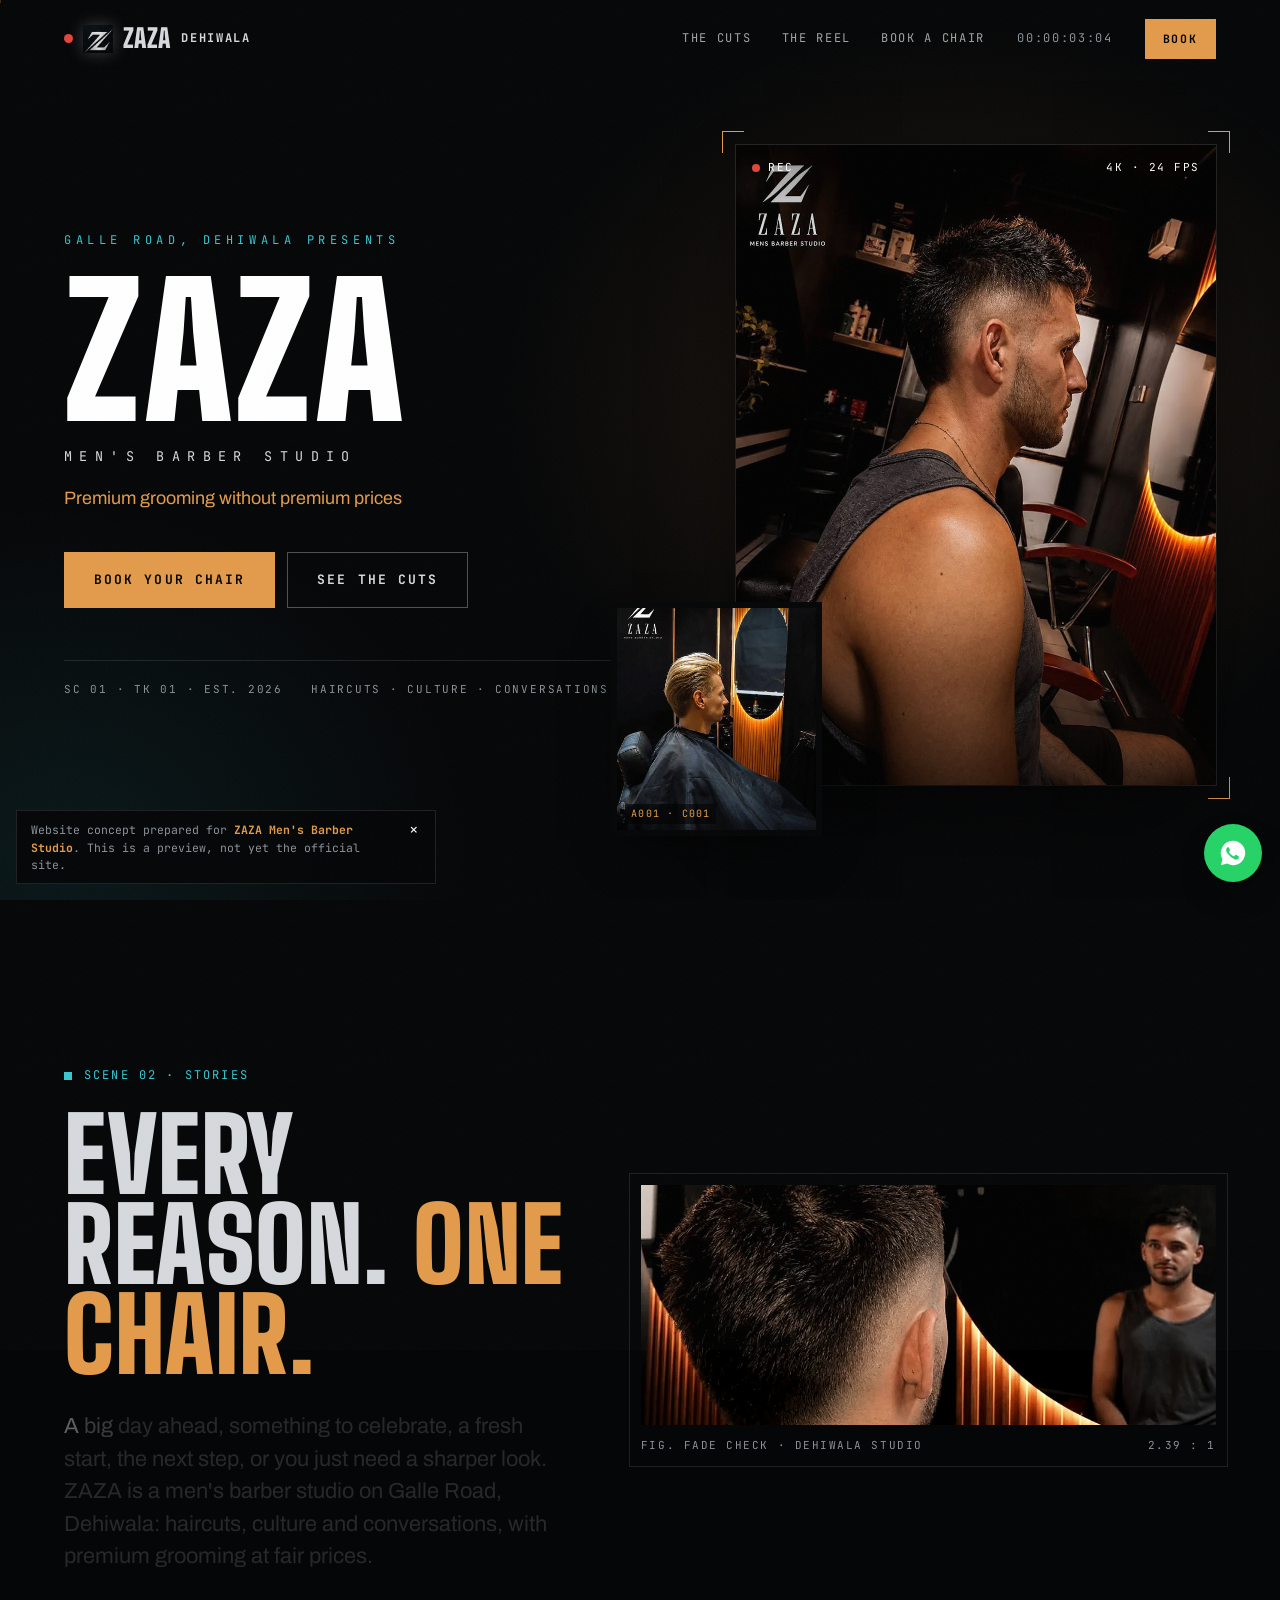
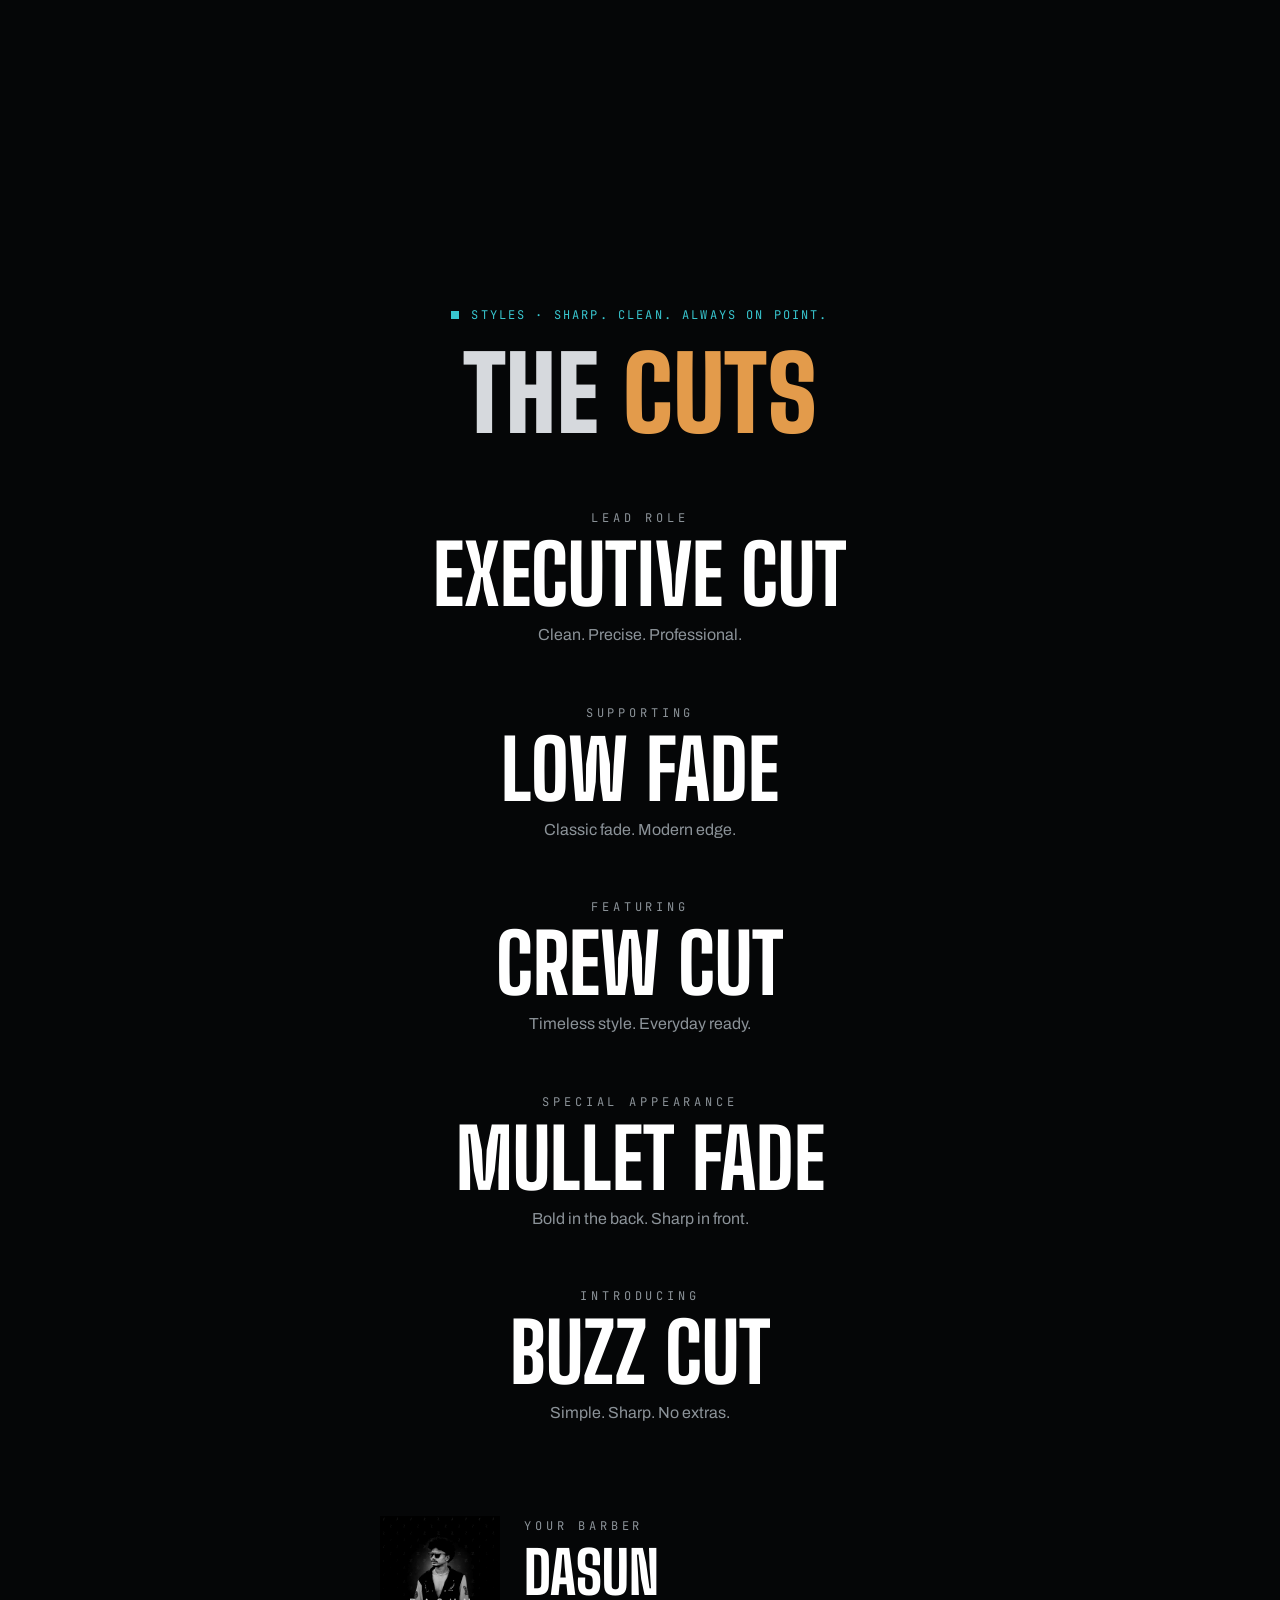
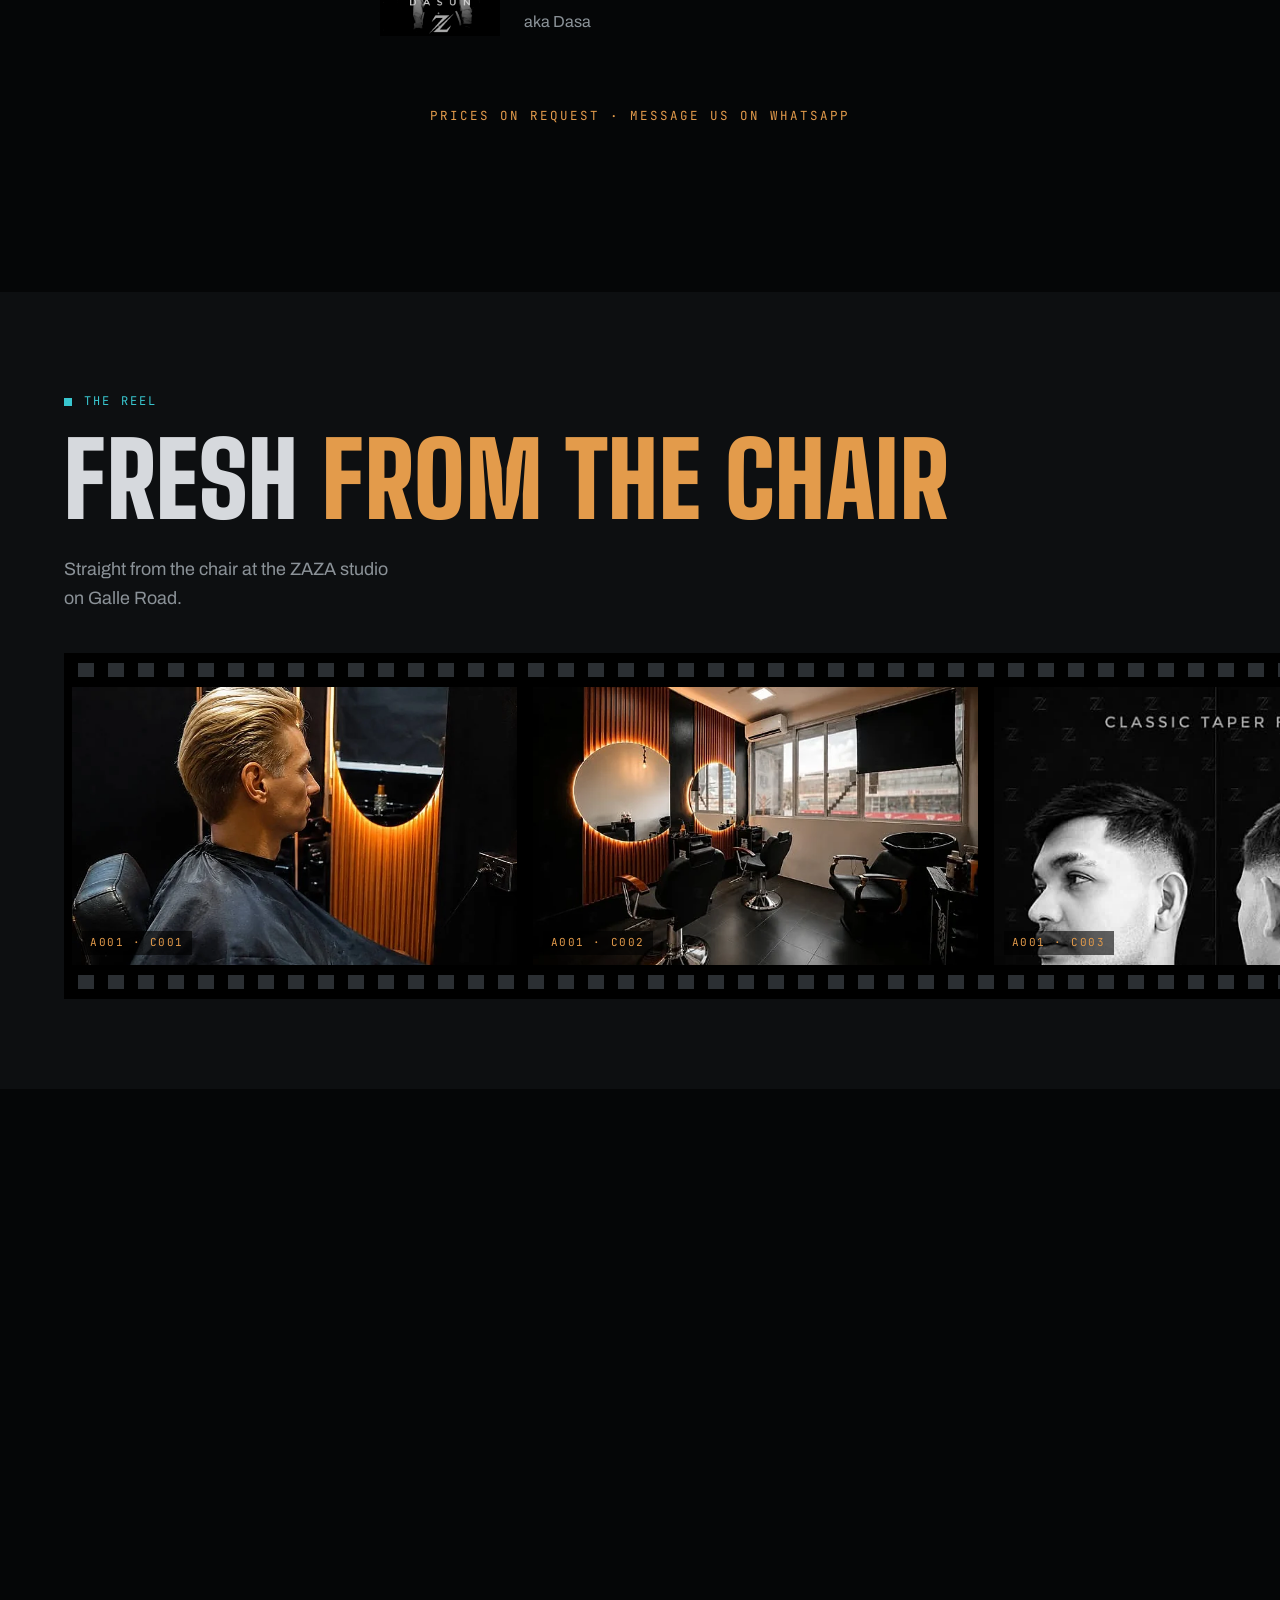
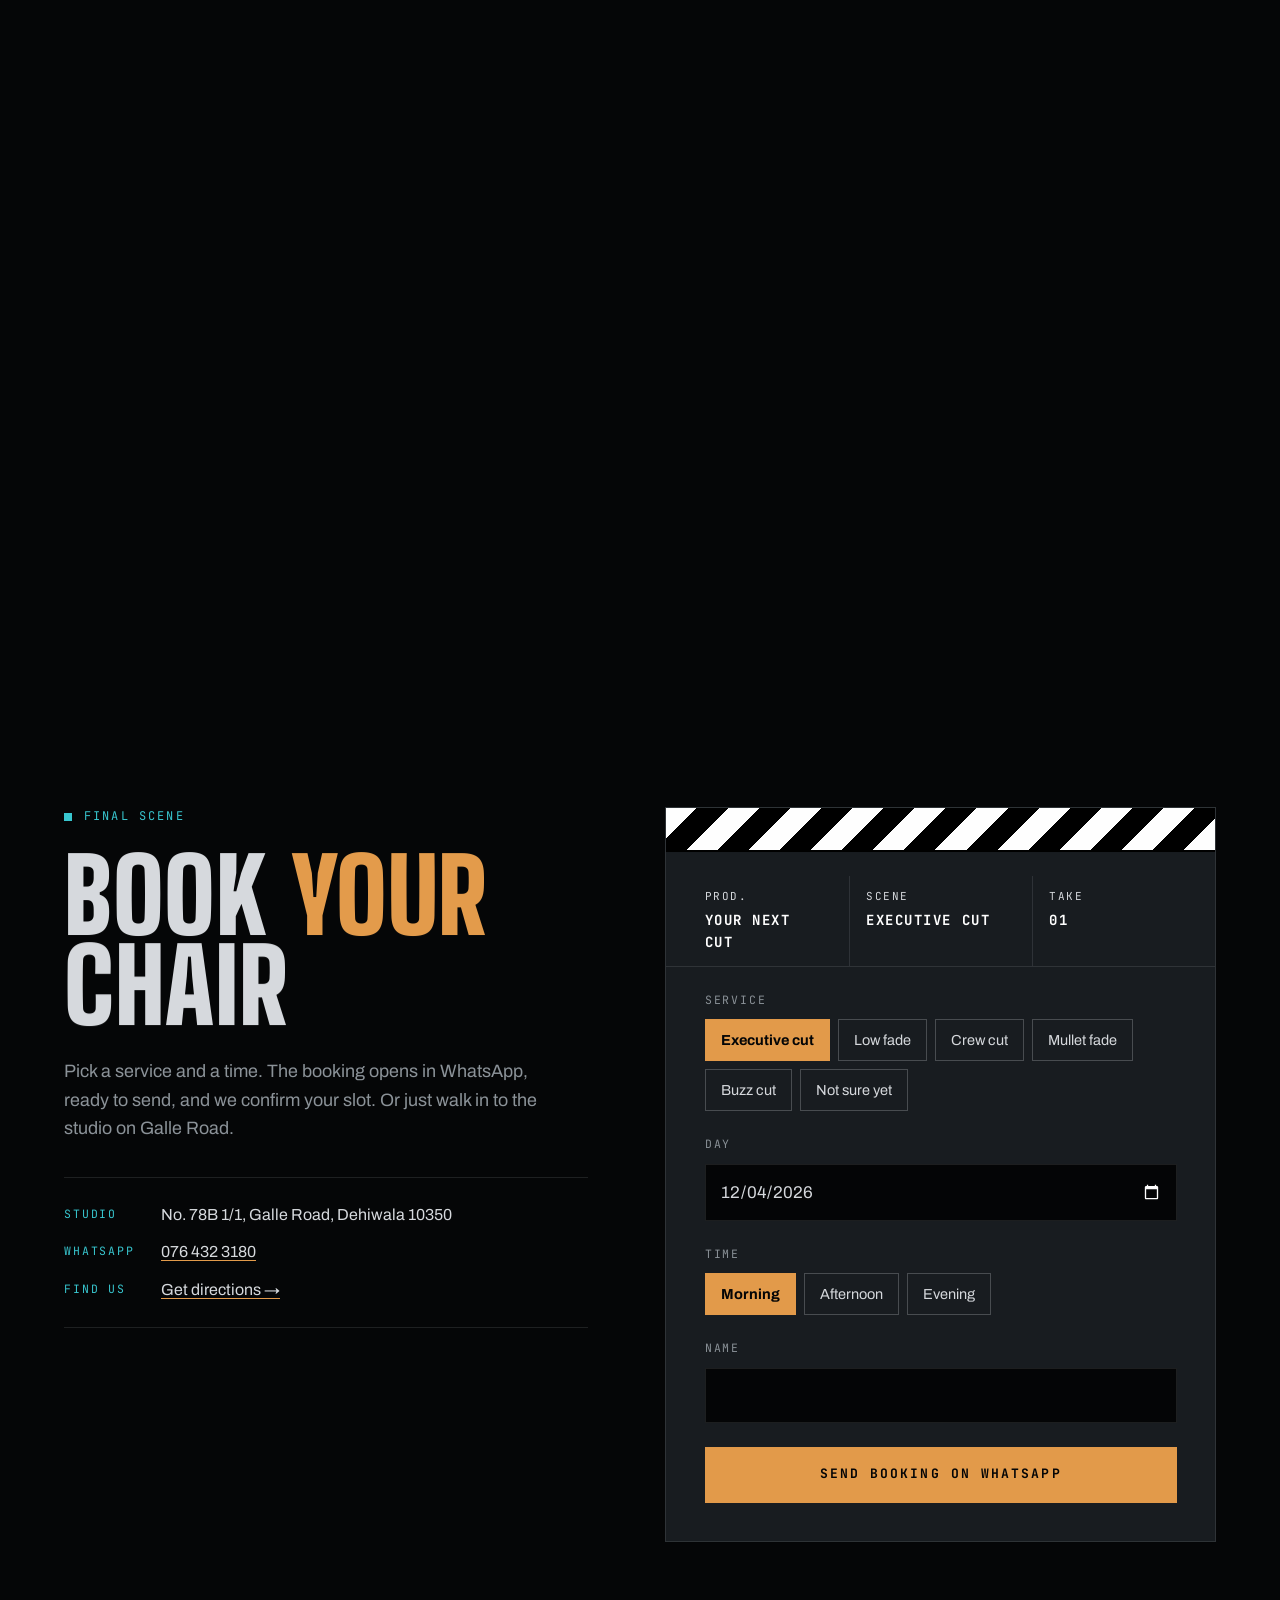
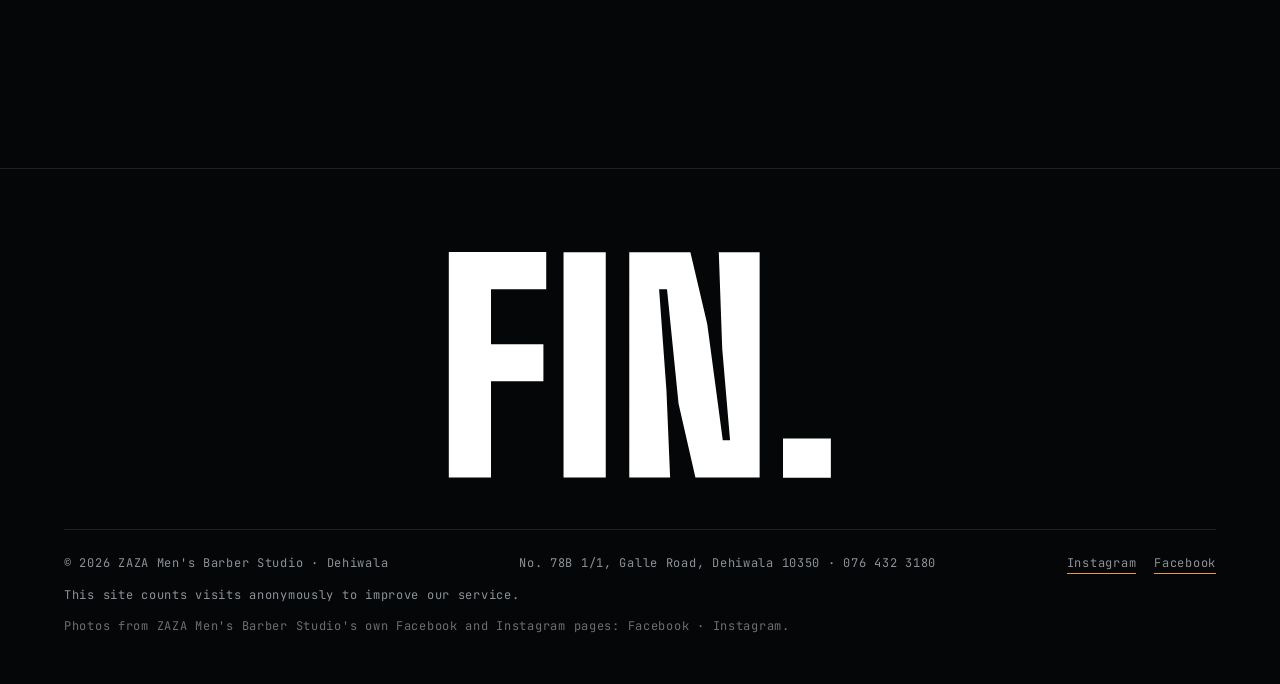
<file: zaza/index.html>
<!doctype html>
<html lang="en">
<head>
<meta charset="utf-8">
<meta name="viewport" content="width=device-width, initial-scale=1">
<title>ZAZA Men's Barber Studio Dehiwala | Fades, Executive &amp; Crew Cuts | 076 432 3180</title>
<meta name="description" content="ZAZA Men's Barber Studio on Galle Road, Dehiwala. Executive cuts, low fades, crew cuts, buzz cuts and mullet fades. Premium grooming without premium prices. Book on WhatsApp: 076 432 3180.">
<link rel="canonical" href="https://jali-rk.github.io/previews/zaza/">
<meta name="robots" content="noindex,nofollow">
<meta name="theme-color" content="#050607">
<meta name="geo.region" content="LK-11">
<meta name="geo.placename" content="Dehiwala-Mount Lavinia">
<meta property="og:type" content="website">
<meta property="og:site_name" content="ZAZA Men's Barber Studio">
<meta property="og:url" content="https://jali-rk.github.io/previews/zaza/">
<meta property="og:title" content="ZAZA Men's Barber Studio · Dehiwala">
<meta property="og:description" content="Premium grooming without premium prices. Book your chair.">
<meta property="og:image" content="https://jali-rk.github.io/previews/zaza/images/og.jpg">
<meta property="og:locale" content="en_LK">
<meta name="twitter:card" content="summary_large_image">
<link rel="icon" href="favicon.svg" type="image/svg+xml">
<script type="application/ld+json">
{
  "@context":"https://schema.org",
  "@type":"BarberShop",
  "name":"ZAZA Men's Barber Studio",
  "slogan":"Premium grooming without premium prices",
  "description":"Men's barber studio on Galle Road, Dehiwala: executive cuts, low fades, crew cuts, buzz cuts and mullet fades. Haircuts, culture, conversations.",
  "telephone":"+94764323180",
  "sameAs":["https://www.facebook.com/p/ZAZA-Mens-Barber-Studio-61590864473247/","https://www.instagram.com/zaza.barberstudio/"],
  "url":"https://jali-rk.github.io/previews/zaza/",
  "image":"https://jali-rk.github.io/previews/zaza/images/og.jpg",
  "address":{"@type":"PostalAddress","streetAddress":"No. 78B 1/1, Galle Road","addressLocality":"Dehiwala","postalCode":"10350","addressRegion":"Western Province","addressCountry":"LK"},
  "areaServed":["Dehiwala","Mount Lavinia","Wellawatte","Colombo"]
}
</script>
<script>window.SITE_ANALYTICS={ga4:"G-XXXXXXXXXX",umami:{id:"",src:"https://cloud.umami.is/script.js"},cfBeacon:""};</script>
<script src="assets/analytics.js" defer></script>
<script>document.documentElement.classList.add("m");window.MQ=[];window.onMotion=function(f){MQ.push(f)};setTimeout(function(){if(!window.MOTION_READY)document.documentElement.classList.add("m-off")},4000)</script>
<link rel="stylesheet" href="assets/motion.css">
<script src="assets/vendor/gsap.min.js" defer></script>
<script src="assets/vendor/ScrollTrigger.min.js" defer></script>
<script src="assets/vendor/SplitText.min.js" defer></script>
<script src="assets/vendor/lenis.min.js" defer></script>
<script src="assets/motion.js" defer></script>
<link rel="preconnect" href="https://fonts.googleapis.com">
<link rel="preconnect" href="https://fonts.gstatic.com" crossorigin>
<link href="https://fonts.googleapis.com/css2?family=Big+Shoulders+Display:wght@500;800;900&family=Archivo:wght@400;500;700&family=JetBrains+Mono:wght@400;700&display=swap" rel="stylesheet">
<style>
:root{
  --black:#050607; --graphite:#0D0F11; --steel:#191D21; --silver:#D6D9DD; --dim:#8B9298;
  --teal:#1F7A83; --teal-glow:#38C6CF; --amber:#E39B4B; --line:rgba(214,217,221,.12);
  --display:"Big Shoulders Display",Impact,sans-serif; --body:"Archivo",system-ui,sans-serif; --mono:"JetBrains Mono",ui-monospace,monospace;
  --wrap:min(1280px,90vw); --bar:10vh; --ease:cubic-bezier(.2,.7,.2,1);
}
*{box-sizing:border-box;margin:0;padding:0}
body{font-family:var(--body);color:var(--silver);background:var(--black);font-size:17px;line-height:1.6;-webkit-font-smoothing:antialiased;overflow-x:clip}
img{max-width:100%;display:block}
a{color:inherit;text-decoration:none}
button,input{font:inherit;color:inherit}
button{background:none;border:0;cursor:pointer}
:focus-visible{outline:2px solid var(--amber);outline-offset:3px}
.wrap{width:var(--wrap);margin-inline:auto}
h1,h2,h3{font-family:var(--display);font-weight:900;text-transform:uppercase;line-height:.88;letter-spacing:.005em}
h2{font-size:clamp(56px,8vw,128px)}
h2 em{font-style:normal;color:var(--amber)}
.slate{font-family:var(--mono);font-size:12px;letter-spacing:.18em;text-transform:uppercase;color:var(--teal-glow);display:flex;align-items:center;gap:12px;margin-bottom:24px}
.slate::before{content:"";width:8px;height:8px;background:currentColor}
.lead{font-size:clamp(17px,1.4vw,20px);color:var(--dim);max-width:48ch}
.pad{padding:clamp(110px,13vw,190px) 0}

.btn{display:inline-flex;align-items:center;justify-content:center;gap:12px;height:56px;padding:0 30px;background:var(--amber);color:var(--black);font-family:var(--mono);font-weight:700;font-size:13px;letter-spacing:.16em;text-transform:uppercase;position:relative;overflow:hidden;isolation:isolate;transition:color .45s var(--ease)}
.btn::before{content:"";position:absolute;inset:0;background:var(--silver);transform:translateX(-101%);transition:transform .5s var(--ease);z-index:-1}
.btn:hover::before{transform:none}
.btn.ghost{background:transparent;color:var(--silver);box-shadow:inset 0 0 0 1px rgba(214,217,221,.35)}
.btn.ghost::before{background:var(--silver)}
.btn.ghost:hover{color:var(--black)}

.grain{position:fixed;inset:-50%;z-index:300;pointer-events:none;opacity:.035;background-image:url("data:image/svg+xml,%3Csvg xmlns='http://www.w3.org/2000/svg' width='160' height='160'%3E%3Cfilter id='n'%3E%3CfeTurbulence type='fractalNoise' baseFrequency='.9' numOctaves='2' stitchTiles='stitch'/%3E%3C/filter%3E%3Crect width='100%25' height='100%25' filter='url(%23n)'/%3E%3C/svg%3E");animation:grain .9s steps(6) infinite}
@keyframes grain{0%{transform:translate(0,0)}20%{transform:translate(-4%,3%)}40%{transform:translate(3%,-5%)}60%{transform:translate(-6%,-2%)}80%{transform:translate(5%,4%)}100%{transform:translate(0,0)}}
.concept{position:fixed;left:16px;bottom:16px;z-index:150;max-width:min(420px,calc(100vw - 120px));background:rgba(5,6,7,.92);color:var(--dim);font-family:var(--mono);font-size:11.5px;line-height:1.5;padding:10px 38px 10px 14px;border:1px solid var(--line)}
.concept strong{color:var(--amber)}
.concept button{position:absolute;right:8px;top:6px;width:26px;height:26px;color:#fff;font-size:16px}
.progress{background:var(--amber);height:3px}

/* HUD header */
.hdr{position:fixed;inset:0 0 auto;z-index:100;padding:18px 0;mix-blend-mode:normal}
.hdr.is-scrolled{background:rgba(5,6,7,.78);backdrop-filter:blur(12px);padding:10px 0;box-shadow:0 1px 0 var(--line)}
.hdr-in{width:var(--wrap);margin-inline:auto;display:flex;align-items:center;gap:32px;font-family:var(--mono);font-size:12px;letter-spacing:.14em;text-transform:uppercase}
.rec{display:flex;align-items:center;gap:10px;margin-right:auto;font-weight:700}
.rec i{width:9px;height:9px;border-radius:50%;background:#E2463B;animation:blink 1.4s steps(2) infinite}
@keyframes blink{50%{opacity:.15}}
.rec b{font-family:var(--display);font-size:26px;letter-spacing:.04em;font-weight:900}
.zmark{width:30px;height:auto;filter:drop-shadow(0 0 8px rgba(214,217,221,.25))}
.director{display:grid;grid-template-columns:120px 1fr;gap:24px;align-items:center;text-align:left;max-width:520px;margin:90px auto 0}
.director img{width:120px;height:120px;object-fit:cover;filter:grayscale(1) contrast(1.1)}
.social{display:flex;gap:18px}
.social a{border-bottom:1px solid var(--amber)}
.nav{display:flex;gap:30px}
.nav a{opacity:.75;transition:opacity .3s,color .3s}
.nav a:hover{opacity:1;color:var(--amber)}
.tc{color:var(--dim);min-width:12ch}
.hdr .btn{height:40px;padding:0 18px;font-size:11.5px}
.burger{display:none;width:44px;height:44px;box-shadow:inset 0 0 0 1px var(--line);position:relative}
.burger span{position:absolute;left:12px;right:12px;height:2px;background:currentColor;transition:transform .4s var(--ease),top .4s var(--ease)}
.burger span:first-child{top:17px}.burger span:last-child{top:25px}
.menu-open .burger span:first-child{top:21px;transform:rotate(45deg)}
.menu-open .burger span:last-child{top:21px;transform:rotate(-45deg)}
.menu-panel{position:fixed;inset:0;z-index:90;background:var(--black);padding:120px 8vw 48px;display:flex;flex-direction:column;gap:6px;visibility:hidden;clip-path:inset(50% 0 50% 0);transition:clip-path .6s var(--ease),visibility .6s}
.menu-open .menu-panel{visibility:visible;clip-path:inset(0 0 0 0)}
.menu-panel a{font-family:var(--display);font-weight:900;text-transform:uppercase;font-size:clamp(52px,15vw,84px);line-height:.95}
.menu-panel .btn{font-family:var(--mono);font-size:12px;margin-top:28px;align-self:flex-start;line-height:1}
.menu-panel p{margin-top:auto;font-family:var(--mono);font-size:12px;color:var(--dim);letter-spacing:.1em}

/* opening: title left, a camera-monitor frame right (photo shown at or below its real size, so it stays sharp) */
.opening{position:relative;min-height:100svh;display:flex;align-items:center;padding:120px 0 90px;overflow:hidden;background:radial-gradient(55% 65% at 75% 45%,rgba(227,155,75,.13),transparent 65%),radial-gradient(45% 55% at 5% 95%,rgba(31,122,131,.15),transparent 70%),var(--black)}
.op-grid{display:grid;grid-template-columns:1.05fr .95fr;gap:5vw;align-items:center}
.presents{font-family:var(--mono);font-size:12px;letter-spacing:.38em;text-transform:uppercase;color:var(--teal-glow);margin-bottom:26px}
.opening h1{font-size:clamp(120px,14.5vw,250px);letter-spacing:.01em;line-height:.8;color:#fff}
.opening h1 span{display:block;font-family:var(--mono);font-weight:400;font-size:clamp(12px,1.05vw,15px);letter-spacing:.55em;margin-top:26px;color:var(--silver)}
.tagline{margin-top:22px;font-size:clamp(17px,1.4vw,20px);color:var(--amber)}
.cta-row{display:flex;gap:12px;flex-wrap:wrap;margin-top:40px}
.op-meta{display:flex;flex-wrap:wrap;gap:10px 28px;margin-top:52px;padding-top:20px;border-top:1px solid var(--line);font-family:var(--mono);font-size:11px;letter-spacing:.16em;text-transform:uppercase;color:var(--dim)}
.monitor{position:relative;justify-self:end;width:min(480px,100%)}
.monitor .screen{position:relative;aspect-ratio:3/4;overflow:hidden;background:#000;box-shadow:0 40px 90px -30px rgba(0,0,0,.9),0 0 0 1px rgba(214,217,221,.12)}
.monitor .screen img{width:100%;height:100%;object-fit:cover;object-position:50% 30%}
.monitor .screen::after{content:"";position:absolute;inset:0;background:linear-gradient(180deg,rgba(0,0,0,.45),transparent 18%,transparent 70%,rgba(0,0,0,.6));pointer-events:none}
.osd{position:absolute;inset:14px 16px auto;display:flex;justify-content:space-between;align-items:center;font-family:var(--mono);font-size:11px;letter-spacing:.14em;color:#fff;z-index:2}
.osd .r{display:flex;align-items:center;gap:8px}
.osd .r i{width:8px;height:8px;border-radius:50%;background:#E2463B;animation:blink 1.4s steps(2) infinite}
.monitor .subtitle{position:absolute;left:12px;right:12px;bottom:20px;text-align:center;font-size:clamp(14px,1.15vw,17px);color:#FFF6C7;text-shadow:0 1px 3px #000,0 0 2px #000;z-index:2;min-height:1.5em}
.corners{position:absolute;inset:-14px;pointer-events:none}
.corners i{position:absolute;width:22px;height:22px;border:0 solid var(--amber)}
.corners i:nth-child(1){left:0;top:0;border-left-width:1.5px;border-top-width:1.5px}
.corners i:nth-child(2){right:0;top:0;border-right-width:1.5px;border-top-width:1.5px}
.corners i:nth-child(3){left:0;bottom:0;border-left-width:1.5px;border-bottom-width:1.5px}
.corners i:nth-child(4){right:0;bottom:0;border-right-width:1.5px;border-bottom-width:1.5px}
.thumb{position:absolute;left:-26%;bottom:-8%;width:44%;aspect-ratio:9/10;overflow:hidden;border:6px solid var(--black);box-shadow:0 24px 50px -20px rgba(0,0,0,.9);z-index:3}
.thumb img{width:100%;height:100%;object-fit:cover}
.thumb span{position:absolute;left:8px;bottom:6px;font-family:var(--mono);font-size:10px;letter-spacing:.12em;color:var(--amber);background:rgba(0,0,0,.6);padding:2px 6px}

/* manifesto */
.manifesto{display:grid;grid-template-columns:1fr 1.15fr;gap:clamp(40px,6vw,100px);align-items:center}
.manifesto h2{margin-bottom:30px}
.manifesto .lead{color:var(--silver);font-size:clamp(19px,1.7vw,24px);line-height:1.5}
.wide{position:relative}
.wide .frame{aspect-ratio:2.39/1;overflow:hidden}
.wide .frame img{width:100%;height:100%;object-fit:cover;filter:saturate(.85) contrast(1.05)}
.wide figcaption{display:flex;justify-content:space-between;font-family:var(--mono);font-size:11px;letter-spacing:.14em;text-transform:uppercase;color:var(--dim);margin-top:12px}
.wide::before{content:"";position:absolute;inset:-12px;border:1px solid var(--line);pointer-events:none}

/* credits roll */
.credits{background:var(--black);text-align:center;overflow:hidden}
.cred-in{position:relative}
.credits h2{margin-bottom:70px}
.roll{display:grid;gap:56px;max-width:780px;margin:0 auto}
.credit .role{display:block;font-family:var(--mono);font-size:12px;letter-spacing:.32em;text-transform:uppercase;color:var(--dim);margin-bottom:10px}
.credit .name{display:block;font-family:var(--display);font-weight:800;text-transform:uppercase;font-size:clamp(48px,6.4vw,96px);line-height:.9;color:#fff}
.credit p{color:var(--dim);margin-top:10px;font-size:16px}
.note{margin-top:70px;font-family:var(--mono);font-size:12.5px;letter-spacing:.16em;text-transform:uppercase;color:var(--amber)}

/* reel: film strip */
.reel{background:var(--graphite);overflow:hidden}
.reel-head{display:flex;justify-content:space-between;align-items:end;gap:30px;flex-wrap:wrap;padding-top:clamp(100px,11vh,140px);margin-bottom:40px}
.reel .hs-track{display:flex;gap:0;padding:0 5vw;width:max-content;align-items:center}
.strip{display:flex;background:#000;padding:34px 0;position:relative}
.strip::before,.strip::after{content:"";position:absolute;left:0;right:0;height:14px;background:repeating-linear-gradient(90deg,transparent 0 14px,#2b2f33 14px 30px)}
.strip::before{top:10px}.strip::after{bottom:10px}
.cell{flex:none;width:min(560px,36vw,72vh);padding:0 8px;position:relative}
.cell .frame{aspect-ratio:16/10;overflow:hidden;background:#111}
.cell img{width:100%;height:100%;object-fit:cover}
.cell:hover img,.cell.live img{filter:none}
.cell span{position:absolute;left:18px;bottom:10px;font-family:var(--mono);font-size:11px;letter-spacing:.14em;color:var(--amber);background:rgba(0,0,0,.6);padding:3px 8px}
.reel-foot{padding:30px 0 60px;font-family:var(--mono);font-size:12px;letter-spacing:.14em;text-transform:uppercase;color:var(--dim)}
.reel-ctrl{display:none;gap:10px;margin-top:20px}
.reel-ctrl button{width:52px;height:52px;box-shadow:inset 0 0 0 1px var(--line);font-size:18px}

/* booking */
.booking{display:grid;grid-template-columns:1fr 1.05fr;gap:clamp(40px,6vw,100px);align-items:start}
.booking h2{margin-bottom:26px}
.booking dl{display:grid;grid-template-columns:auto 1fr;gap:12px 26px;padding:24px 0;margin-top:34px;border-top:1px solid var(--line);border-bottom:1px solid var(--line);font-size:16px}
.booking dt{font-family:var(--mono);font-size:11.5px;letter-spacing:.16em;text-transform:uppercase;color:var(--teal-glow);padding-top:3px}
.booking dd a{border-bottom:1px solid var(--amber)}
.booking iframe{width:100%;height:240px;border:0;margin-top:26px;filter:grayscale(1) invert(.92) contrast(.9)}
form{background:var(--steel);border:1px solid var(--line);display:grid;gap:24px;padding:0 clamp(24px,3vw,40px) clamp(28px,3vw,40px)}
.clap{margin:0 calc(-1 * clamp(24px,3vw,40px));height:44px;background:repeating-linear-gradient(-45deg,#fff 0 22px,#000 22px 44px);transform-origin:0 100%;border-bottom:2px solid #000}
.clap-meta{display:grid;grid-template-columns:repeat(3,1fr);margin:0 calc(-1 * clamp(24px,3vw,40px));border-bottom:1px solid var(--line);font-family:var(--mono);font-size:11px;letter-spacing:.14em;text-transform:uppercase}
.clap-meta div{padding:12px clamp(24px,3vw,40px) 12px 16px;border-left:1px solid var(--line)}
.clap-meta div:first-child{border-left:0;padding-left:clamp(24px,3vw,40px)}
.clap-meta b{display:block;color:#fff;font-size:14px;margin-top:3px}
.fl{display:block;font-family:var(--mono);font-size:11.5px;letter-spacing:.16em;text-transform:uppercase;color:var(--dim);margin-bottom:10px}
.choices{display:flex;flex-wrap:wrap;gap:8px}
.choices input{position:absolute;opacity:0;pointer-events:none}
.choices span{display:inline-flex;align-items:center;height:42px;padding:0 16px;box-shadow:inset 0 0 0 1px rgba(214,217,221,.25);font-size:14.5px;cursor:pointer;transition:background .25s,color .25s,box-shadow .25s}
.choices label:hover span{box-shadow:inset 0 0 0 1px var(--silver)}
.choices input:checked+span{background:var(--amber);color:var(--black);box-shadow:none;font-weight:700}
.choices input:focus-visible+span{outline:2px solid var(--teal-glow);outline-offset:2px}
form input[type=date],form input[type=text]{width:100%;background:var(--black);border:1px solid var(--line);padding:13px 14px;color-scheme:dark;transition:border-color .3s}
form input:focus{outline:none;border-color:var(--amber)}
form .btn{width:100%}

footer{border-top:1px solid var(--line);padding:0 0 48px;font-family:var(--mono);font-size:12px;letter-spacing:.06em;color:var(--dim)}
.fin{display:block;font-family:var(--display);font-weight:900;font-size:clamp(110px,22vw,340px);line-height:.85;color:#fff;text-align:center;padding:80px 0 40px}
footer .row{display:flex;flex-wrap:wrap;gap:12px 32px;justify-content:space-between;border-top:1px solid var(--line);padding-top:24px}
footer a:hover{color:var(--amber)}

.wa-float{position:fixed;right:18px;bottom:18px;z-index:140;width:58px;height:58px;border-radius:50%;background:#25D366;display:grid;place-items:center;box-shadow:0 14px 30px -10px rgba(0,0,0,.6);transition:transform .3s var(--ease)}
.wa-float:hover{transform:scale(1.07)}
.wa-float svg{width:30px;height:30px;fill:#fff}


@media (max-width:959px){
  :root{--bar:7vh}
  .hdr .nav,.hdr .btn,.tc{display:none}
  .burger{display:block}
  .op-grid{grid-template-columns:1fr;gap:56px}
  .opening{padding:110px 0 70px}
  .opening h1{font-size:clamp(100px,30vw,160px)}
  .monitor{justify-self:center;width:min(400px,84%)}
  .thumb{left:-12%;width:38%}
  .manifesto,.booking{grid-template-columns:1fr}
  .reel .hs-track{width:auto;padding:0;overflow-x:auto;scroll-snap-type:x mandatory;-webkit-overflow-scrolling:touch}
  .cell{width:82vw;scroll-snap-align:center}
  .reel-ctrl{display:flex}
  .clap-meta{grid-template-columns:1fr 1fr}
  .clap-meta div:last-child{display:none}
}
@media (prefers-reduced-motion:reduce){ .grain,.rec i{animation:none} .flare{display:none} }
</style>
</head>
<body>
<div class="grain" aria-hidden="true"></div>
<div class="concept">Website concept prepared for <strong>ZAZA Men's Barber Studio</strong>. This is a preview, not yet the official site. <button aria-label="Hide notice" onclick="this.parentElement.remove()">×</button></div>
<div class="progress" data-progress></div>

<header class="hdr" data-header>
  <div class="hdr-in">
    <a href="#top" class="rec"><i></i><img class="zmark" src="images/logo.webp" alt="" width="34" height="32"><b>ZAZA</b> Dehiwala</a>
    <nav class="nav" aria-label="Main"><a href="#cuts">The cuts</a><a href="#reel">The reel</a><a href="#book">Book a chair</a></nav>
    <span class="tc" id="tc" aria-hidden="true">00:00:00:00</span>
    <a class="btn" href="#book">Book</a>
    <button class="burger" data-menu-toggle aria-expanded="false" aria-controls="menu-panel" aria-label="Open menu"><span></span><span></span></button>
  </div>
</header>
<nav class="menu-panel" id="menu-panel" data-menu aria-label="Mobile">
  <a href="#cuts">The cuts</a><a href="#reel">The reel</a><a href="#book">Book a chair</a>
  <a class="btn" href="#book">Book your chair</a>
  <p data-menu-item>No. 78B 1/1, Galle Road, Dehiwala · @zaza.barberstudio</p>
</nav>

<main id="top">
  <section class="opening" aria-label="Introduction">
    <div class="wrap op-grid">
      <div>
        <p class="presents">Galle Road, Dehiwala presents</p>
        <h1 data-split="chars" data-delay=".35" data-duration="1.3">ZAZA<span>Men's Barber Studio</span></h1>
        <p class="tagline">Premium grooming without premium prices</p>
        <div class="cta-row">
          <a class="btn" href="#book" data-magnetic>Book your chair</a>
          <a class="btn ghost" href="#cuts">See the cuts</a>
        </div>
        <p class="op-meta"><span>SC 01 · TK 01 · Est. 2026</span><span>Haircuts · Culture · Conversations</span></p>
      </div>
      <div class="monitor">
        <div class="corners" aria-hidden="true"><i></i><i></i><i></i><i></i></div>
        <div class="screen">
          <img src="images/hero.webp" alt="A client with a fresh fade in the ZAZA studio" width="960" height="1280" fetchpriority="high">
          <div class="osd" aria-hidden="true"><span class="r"><i></i>REC</span><span>4K · 24 FPS</span></div>
          <p class="subtitle" id="subtitle" aria-live="off"></p>
        </div>
        <figure class="thumb"><img src="images/r1.webp" alt="Fresh textured cut in the ZAZA chair" width="762" height="846"><span>A001 · C001</span></figure>
      </div>
    </div>
  </section>

  <section class="pad">
    <div class="wrap manifesto">
      <div>
        <p class="slate" data-reveal="up">Scene 02 · Stories</p>
        <h2 data-split="lines">Every reason. <em>One chair.</em></h2>
        <p class="lead" data-scrub>A big day ahead, something to celebrate, a fresh start, the next step, or you just need a sharper look. ZAZA is a men's barber studio on Galle Road, Dehiwala: haircuts, culture and conversations, with premium grooming at fair prices.</p>
      </div>
      <figure class="wide">
        <div class="frame" data-reveal="image"><img src="images/s1.webp" alt="Fresh fade checked in the round mirror at ZAZA" loading="lazy" width="960" height="384"></div>
        <figcaption><span>Fig. Fade check · Dehiwala studio</span><span>2.39 : 1</span></figcaption>
      </figure>
    </div>
  </section>

  <section class="credits pad" id="cuts">
    <div class="wrap cred-in">
      <p class="slate" style="justify-content:center">Styles · Sharp. Clean. Always on point.</p>
      <h2>The <em>cuts</em></h2>
      <div class="roll">
        <div class="credit"><span class="role">Lead role</span><span class="name">Executive cut</span><p>Clean. Precise. Professional.</p></div>
        <div class="credit"><span class="role">Supporting</span><span class="name">Low fade</span><p>Classic fade. Modern edge.</p></div>
        <div class="credit"><span class="role">Featuring</span><span class="name">Crew cut</span><p>Timeless style. Everyday ready.</p></div>
        <div class="credit"><span class="role">Special appearance</span><span class="name">Mullet fade</span><p>Bold in the back. Sharp in front.</p></div>
        <div class="credit"><span class="role">Introducing</span><span class="name">Buzz cut</span><p>Simple. Sharp. No extras.</p></div>
      </div>
      <div class="director"><img src="images/barber.webp" alt="Dasun, barber at ZAZA" loading="lazy" width="640" height="640"><div class="credit"><span class="role">Your barber</span><span class="name" style="font-size:clamp(40px,4.6vw,64px)">Dasun</span><p>aka Dasa</p></div></div>
      <p class="note">Prices on request · Message us on WhatsApp</p>
    </div>
  </section>

  <section class="reel" id="reel" data-hscroll>
    <div class="wrap reel-head">
      <div><p class="slate" data-reveal="up">The reel</p><h2 data-split="lines">Fresh <em>from the chair</em></h2></div>
      <p class="lead" data-reveal="up" style="max-width:34ch">Straight from the chair at the ZAZA studio on Galle Road.</p>
    </div>
    <div class="hs-wrap">
      <div class="hs-track" id="track" tabindex="0" aria-label="Gallery of haircuts">
        <div class="strip">
          <div class="cell"><div class="frame"><img src="images/r1.webp" alt="Fresh textured cut in the ZAZA chair" loading="lazy" width="1280" height="800"></div><span>A001 · C001</span></div>
          <div class="cell"><div class="frame"><img src="images/r2.webp" alt="Inside the ZAZA studio in Dehiwala, with its lit round mirrors" loading="lazy" width="1280" height="800"></div><span>A001 · C002</span></div>
          <div class="cell"><div class="frame"><img src="images/r3.webp" alt="Classic taper fade, front and back" loading="lazy" width="1280" height="800"></div><span>A001 · C003</span></div>
          <div class="cell"><div class="frame"><img src="images/r4.webp" alt="Finished blond cut from behind" loading="lazy" width="1280" height="800"></div><span>A001 · C004</span></div>
          <div class="cell"><div class="frame"><img src="images/r5.webp" alt="Clients and the team celebrating a fresh cut at ZAZA" loading="lazy" width="1280" height="800"></div><span>A001 · C005</span></div>
        </div>
      </div>
    </div>
    <div class="wrap reel-foot">
      <div class="reel-ctrl"><button aria-label="Previous frame" onclick="slide(-1)">←</button><button aria-label="Next frame" onclick="slide(1)">→</button></div>
    </div>
  </section>

  <section class="pad" id="book">
    <div class="wrap booking">
      <div>
        <p class="slate" data-reveal="up">Final scene</p>
        <h2 data-split="lines">Book <em>your</em> chair</h2>
        <p class="lead" data-reveal="up">Pick a service and a time. The booking opens in WhatsApp, ready to send, and we confirm your slot. Or just walk in to the studio on Galle Road.</p>
        <dl data-reveal="up">
          <dt>Studio</dt><dd>No. 78B 1/1, Galle Road, Dehiwala 10350</dd>
          <dt>WhatsApp</dt><dd><a id="waText" href="#">07X XXX XXXX</a></dd>
          <dt>Find us</dt><dd><a href="https://www.google.com/maps/search/?api=1&query=ZAZA+Men%27s+Barber+Studio+78B+Galle+Road+Dehiwala" target="_blank" rel="noopener">Get directions →</a></dd>
        </dl>
        <iframe title="Map to ZAZA Men's Barber Studio" loading="lazy" referrerpolicy="no-referrer-when-downgrade" src="https://www.google.com/maps?q=78B+Galle+Road,+Dehiwala&output=embed"></iframe>
      </div>
      <form id="bookForm" onsubmit="return false" data-reveal="up" data-delay=".1">
        <div class="clap" aria-hidden="true"></div>
        <div class="clap-meta" aria-hidden="true"><div>Prod.<b>Your next cut</b></div><div>Scene<b id="clapScene">Executive cut</b></div><div>Take<b>01</b></div></div>
        <div><span class="fl">Service</span>
          <div class="choices">
            <label><input type="radio" name="svc" value="Executive cut" checked><span>Executive cut</span></label>
            <label><input type="radio" name="svc" value="Low fade"><span>Low fade</span></label>
            <label><input type="radio" name="svc" value="Crew cut"><span>Crew cut</span></label>
            <label><input type="radio" name="svc" value="Mullet fade"><span>Mullet fade</span></label>
            <label><input type="radio" name="svc" value="Buzz cut"><span>Buzz cut</span></label>
            <label><input type="radio" name="svc" value="Not sure yet"><span>Not sure yet</span></label>
          </div></div>
        <div><label class="fl" for="day">Day</label><input id="day" type="date"></div>
        <div><span class="fl">Time</span>
          <div class="choices">
            <label><input type="radio" name="slot" value="Morning" checked><span>Morning</span></label>
            <label><input type="radio" name="slot" value="Afternoon"><span>Afternoon</span></label>
            <label><input type="radio" name="slot" value="Evening"><span>Evening</span></label>
          </div></div>
        <div><label class="fl" for="nm">Name</label><input id="nm" type="text" autocomplete="name"></div>
        <div><button class="btn" id="bookBtn" type="button">Send booking on WhatsApp</button></div>
      </form>
    </div>
  </section>
</main>

<footer>
  <div class="wrap">
    <span class="fin" data-split="chars">FIN.</span>
    <div class="row">
      <span>© <span id="yr"></span> ZAZA Men's Barber Studio · Dehiwala</span>
      <span>No. 78B 1/1, Galle Road, Dehiwala 10350 · <a href="tel:+94764323180">076 432 3180</a></span>
      <span class="social"><a href="https://www.instagram.com/zaza.barberstudio/" target="_blank" rel="noopener">Instagram</a><a href="https://www.facebook.com/p/ZAZA-Mens-Barber-Studio-61590864473247/" target="_blank" rel="noopener">Facebook</a></span>
      <span>This site counts visits anonymously to improve our service.</span>
      <!--CREDITS--><span class="photo-credits" style="width:100%;font-size:12px;opacity:.75">Photos from ZAZA Men&#x27;s Barber Studio&#x27;s own Facebook and Instagram pages: <a href="https://www.facebook.com/p/ZAZA-Mens-Barber-Studio-61590864473247/" target="_blank" rel="noopener">Facebook</a> · <a href="https://www.instagram.com/zaza.barberstudio/" target="_blank" rel="noopener">Instagram</a>.</span><!--/CREDITS-->
    </div>
  </div>
</footer>
<a class="wa-float" id="waFloat" href="#" aria-label="WhatsApp ZAZA"><svg viewBox="0 0 32 32"><path d="M16 3a13 13 0 0 0-11.2 19.6L3 29l6.6-1.7A13 13 0 1 0 16 3zm6.4 18.4c-.3.8-1.6 1.5-2.2 1.6-.6.1-1.3.1-2.1-.1a19 19 0 0 1-8.1-6.6c-.6-.9-1.3-2.2-1.3-3.6s.7-2.1 1-2.4c.3-.3.6-.4.8-.4h.6c.2 0 .5 0 .7.5l1 2.4c.1.2.1.4 0 .6l-.5.7-.4.5c-.1.2-.3.4-.1.7.2.4.9 1.5 2 2.4 1.4 1.2 2.5 1.6 2.9 1.8.3.1.5.1.7-.1l1-1.2c.2-.3.4-.3.7-.2l2.4 1.1c.3.2.5.2.6.4.1.2.1.9-.2 1.7z"/></svg></a>
<script>
/* ==== EDIT HERE: studio WhatsApp number, international format without + ==== */
const WHATSAPP = "94764323180";
const wa = t => `https://wa.me/${WHATSAPP}?text=${encodeURIComponent(t)}`;
const MAPS = "https://www.google.com/maps/search/?api=1&query=ZAZA+Men%27s+Barber+Studio+78B+Galle+Road+Dehiwala";
const HAS_WA = /^94\d{9}$/.test(WHATSAPP); // until the studio's number is added, booking falls back to directions
if(HAS_WA){
  document.getElementById("waText").href = wa("Hi ZAZA, I'd like to book a chair.");
  document.getElementById("waText").textContent = "0" + WHATSAPP.slice(2,4) + " " + WHATSAPP.slice(4,7) + " " + WHATSAPP.slice(7);
  document.getElementById("waFloat").href = wa("Hi ZAZA, I'd like to book a chair.");
} else {
  document.getElementById("waText").closest("dd").previousElementSibling.remove();
  document.getElementById("waText").closest("dd").remove();
  document.getElementById("waFloat").remove();
  document.getElementById("bookBtn").textContent = "Get directions to the studio";
}
document.getElementById("yr").textContent = new Date().getFullYear();
const day = document.getElementById("day"); day.min = day.value = new Date(Date.now()-new Date().getTimezoneOffset()*6e4).toISOString().slice(0,10);
const reduce = matchMedia("(prefers-reduced-motion: reduce)").matches;
// timecode
const tc = document.getElementById("tc"), t0 = performance.now(), pad = n => String(n).padStart(2,"0");
(function tick(){ const ms = performance.now()-t0, s = Math.floor(ms/1000);
  tc.textContent = `${pad(Math.floor(s/3600))}:${pad(Math.floor(s/60)%60)}:${pad(s%60)}:${pad(Math.floor(ms/41.67)%24)}`;
  if(!reduce) requestAnimationFrame(tick); })();
// subtitles
const lines = ["[clippers buzzing]","I have my graduation tomorrow.","It's my wedding anniversary dinner today.","I have an interview.","I need a sharper look.","[the fade comes in]","…clean."];
const sub = document.getElementById("subtitle");
if(!reduce){ let i = 0; setTimeout(function next(){ sub.textContent = lines[i % lines.length]; i++; setTimeout(next, 2800); }, 3600); }
// mobile film strip buttons
function slide(d){ const s = document.getElementById("track"); s.scrollBy({left: d * s.querySelector(".cell").offsetWidth, behavior:"smooth"}); }
// clapper shows the chosen service
document.querySelectorAll('input[name="svc"]').forEach(r => r.addEventListener("change", () => {
  document.getElementById("clapScene").textContent = r.value;
  const M = window.Motion; if(M && M.gsap && !M.reduced) M.gsap.fromTo(".clap", {rotation:-14}, {rotation:0, duration:.35, ease:"bounce.out"});
}));
document.getElementById("bookBtn").addEventListener("click", () => {
  const v = n => (document.querySelector(`input[name="${n}"]:checked`)||{}).value;
  const msg = ["Hi ZAZA! I'd like to book a chair ✂️", `Service: ${v("svc")}`, `Day: ${day.value}`, `Time: ${v("slot")}`,
    document.getElementById("nm").value.trim() ? `Name: ${document.getElementById("nm").value.trim()}` : ""].filter(Boolean).join("\n");
  if(!HAS_WA){ if(window.trackLead) trackLead("directions_click", {from: "booking_form"}); window.open(MAPS, "_blank", "noopener"); return; }
  if(window.trackLead) trackLead("booking_request", {service: v("svc")});
  window.open(wa(msg), "_blank", "noopener");
});

onMotion(function (M) {
  if (M.reduced) return;
  var g = M.gsap;
  // opening: the monitor shutter opens like a letterbox (only inside the frame), copy follows. No blur, no zoom past the photo's real size.
  var intro = g.timeline({ defaults: { ease: "expo.out" } });
  intro.fromTo(".monitor .screen", { clipPath: "inset(50% 0% 50% 0%)" }, { clipPath: "inset(0% 0% 0% 0%)", duration: 1.4, ease: "expo.inOut", clearProps: "clipPath" }, .15)
       .from(".monitor .screen img", { scale: 1.1, duration: 2.2 }, .15)
       .from(".corners i", { opacity: 0, scale: .6, duration: .8, stagger: .06 }, 1)
       .from(".thumb", { opacity: 0, x: -30, duration: 1.1 }, 1.15)
       .from(".presents", { opacity: 0, y: 14, duration: 1 }, .2)
       .from(".tagline, .cta-row, .op-meta", { opacity: 0, y: 20, duration: 1, stagger: .1 }, 1.1);
  // gentle depth on scroll
  var hs = { trigger: ".opening", start: "top top", end: "bottom top", scrub: true };
  g.to(".monitor", { yPercent: -6, ease: "none", scrollTrigger: hs });
  g.to(".thumb", { yPercent: -22, ease: "none", scrollTrigger: hs });

  // cuts: credits come in one by one
  g.utils.toArray(".credit").forEach(function (c) {
    g.from(c, { opacity: 0, y: 40, duration: 1, ease: "expo.out", scrollTrigger: { trigger: c, start: "top 90%", once: true } });
  });
});
</script>
</body>
</html>
</file>
<file: cafe-amakie/assets/motion.css>
/* Shared motion helpers. Site styles own the look; this file only sets
   starting states and the mechanics that motion.js relies on. */

/* Lenis smooth scroll */
html.lenis, html.lenis body { height: auto; }
.lenis.lenis-smooth { scroll-behavior: auto !important; }
.lenis.lenis-smooth [data-lenis-prevent] { overscroll-behavior: contain; }
.lenis.lenis-stopped { overflow: hidden; }

/* Starting states: only while motion is expected (html.m) and has not failed (m-off). */
html.m:not(.m-off) [data-reveal],
html.m:not(.m-off) [data-reveal-group] > * { opacity: 0; }
html.m:not(.m-off) [data-split] { visibility: hidden; }

.split-line { padding-bottom: .08em; margin-bottom: -.08em; }

/* Marquee */
[data-marquee] { overflow: hidden; white-space: nowrap; }
[data-marquee] .marquee-inner { display: inline-flex; will-change: transform; }
[data-marquee] .marquee-track { display: inline-flex; flex: none; align-items: center; }

/* Scroll progress bar */
[data-progress] { position: fixed; inset: 0 0 auto 0; height: 2px; transform-origin: 0 50%; transform: scaleX(0); z-index: 200; pointer-events: none; }

/* Header states used by motion.js (sites style .is-scrolled / .is-hidden) */
[data-header] { transition: transform .45s cubic-bezier(.2,.7,.2,1), background-color .35s, box-shadow .35s, padding .35s; }
[data-header].is-hidden { transform: translateY(-110%); }

/* Mobile menu lock */
html.menu-open { overflow: hidden; }

@media (prefers-reduced-motion: reduce) {
  html.m [data-reveal], html.m [data-reveal-group] > * { opacity: 1 !important; transform: none !important; clip-path: none !important; }
  html.m [data-split] { visibility: visible !important; }
  [data-header] { transition: none; }
}
</file>
<file: cake-luv/assets/motion.css>
/* Shared motion helpers. Site styles own the look; this file only sets
   starting states and the mechanics that motion.js relies on. */

/* Lenis smooth scroll */
html.lenis, html.lenis body { height: auto; }
.lenis.lenis-smooth { scroll-behavior: auto !important; }
.lenis.lenis-smooth [data-lenis-prevent] { overscroll-behavior: contain; }
.lenis.lenis-stopped { overflow: hidden; }

/* Starting states: only while motion is expected (html.m) and has not failed (m-off). */
html.m:not(.m-off) [data-reveal],
html.m:not(.m-off) [data-reveal-group] > * { opacity: 0; }
html.m:not(.m-off) [data-split] { visibility: hidden; }

.split-line { padding-bottom: .08em; margin-bottom: -.08em; }

/* Marquee */
[data-marquee] { overflow: hidden; white-space: nowrap; }
[data-marquee] .marquee-inner { display: inline-flex; will-change: transform; }
[data-marquee] .marquee-track { display: inline-flex; flex: none; align-items: center; }

/* Scroll progress bar */
[data-progress] { position: fixed; inset: 0 0 auto 0; height: 2px; transform-origin: 0 50%; transform: scaleX(0); z-index: 200; pointer-events: none; }

/* Header states used by motion.js (sites style .is-scrolled / .is-hidden) */
[data-header] { transition: transform .45s cubic-bezier(.2,.7,.2,1), background-color .35s, box-shadow .35s, padding .35s; }
[data-header].is-hidden { transform: translateY(-110%); }

/* Mobile menu lock */
html.menu-open { overflow: hidden; }

@media (prefers-reduced-motion: reduce) {
  html.m [data-reveal], html.m [data-reveal-group] > * { opacity: 1 !important; transform: none !important; clip-path: none !important; }
  html.m [data-split] { visibility: visible !important; }
  [data-header] { transition: none; }
}
</file>
<file: diya-dahara/assets/motion.css>
/* Shared motion helpers. Site styles own the look; this file only sets
   starting states and the mechanics that motion.js relies on. */

/* Lenis smooth scroll */
html.lenis, html.lenis body { height: auto; }
.lenis.lenis-smooth { scroll-behavior: auto !important; }
.lenis.lenis-smooth [data-lenis-prevent] { overscroll-behavior: contain; }
.lenis.lenis-stopped { overflow: hidden; }

/* Starting states: only while motion is expected (html.m) and has not failed (m-off). */
html.m:not(.m-off) [data-reveal],
html.m:not(.m-off) [data-reveal-group] > * { opacity: 0; }
html.m:not(.m-off) [data-split] { visibility: hidden; }

.split-line { padding-bottom: .08em; margin-bottom: -.08em; }

/* Marquee */
[data-marquee] { overflow: hidden; white-space: nowrap; }
[data-marquee] .marquee-inner { display: inline-flex; will-change: transform; }
[data-marquee] .marquee-track { display: inline-flex; flex: none; align-items: center; }

/* Scroll progress bar */
[data-progress] { position: fixed; inset: 0 0 auto 0; height: 2px; transform-origin: 0 50%; transform: scaleX(0); z-index: 200; pointer-events: none; }

/* Header states used by motion.js (sites style .is-scrolled / .is-hidden) */
[data-header] { transition: transform .45s cubic-bezier(.2,.7,.2,1), background-color .35s, box-shadow .35s, padding .35s; }
[data-header].is-hidden { transform: translateY(-110%); }

/* Mobile menu lock */
html.menu-open { overflow: hidden; }

@media (prefers-reduced-motion: reduce) {
  html.m [data-reveal], html.m [data-reveal-group] > * { opacity: 1 !important; transform: none !important; clip-path: none !important; }
  html.m [data-split] { visibility: visible !important; }
  [data-header] { transition: none; }
}
</file>
<file: kandy-country-side/assets/motion.css>
/* Shared motion helpers. Site styles own the look; this file only sets
   starting states and the mechanics that motion.js relies on. */

/* Lenis smooth scroll */
html.lenis, html.lenis body { height: auto; }
.lenis.lenis-smooth { scroll-behavior: auto !important; }
.lenis.lenis-smooth [data-lenis-prevent] { overscroll-behavior: contain; }
.lenis.lenis-stopped { overflow: hidden; }

/* Starting states: only while motion is expected (html.m) and has not failed (m-off). */
html.m:not(.m-off) [data-reveal],
html.m:not(.m-off) [data-reveal-group] > * { opacity: 0; }
html.m:not(.m-off) [data-split] { visibility: hidden; }

.split-line { padding-bottom: .08em; margin-bottom: -.08em; }

/* Marquee */
[data-marquee] { overflow: hidden; white-space: nowrap; }
[data-marquee] .marquee-inner { display: inline-flex; will-change: transform; }
[data-marquee] .marquee-track { display: inline-flex; flex: none; align-items: center; }

/* Scroll progress bar */
[data-progress] { position: fixed; inset: 0 0 auto 0; height: 2px; transform-origin: 0 50%; transform: scaleX(0); z-index: 200; pointer-events: none; }

/* Header states used by motion.js (sites style .is-scrolled / .is-hidden) */
[data-header] { transition: transform .45s cubic-bezier(.2,.7,.2,1), background-color .35s, box-shadow .35s, padding .35s; }
[data-header].is-hidden { transform: translateY(-110%); }

/* Mobile menu lock */
html.menu-open { overflow: hidden; }

@media (prefers-reduced-motion: reduce) {
  html.m [data-reveal], html.m [data-reveal-group] > * { opacity: 1 !important; transform: none !important; clip-path: none !important; }
  html.m [data-split] { visibility: visible !important; }
  [data-header] { transition: none; }
}
</file>
<file: ocean-floor/assets/motion.css>
/* Shared motion helpers. Site styles own the look; this file only sets
   starting states and the mechanics that motion.js relies on. */

/* Lenis smooth scroll */
html.lenis, html.lenis body { height: auto; }
.lenis.lenis-smooth { scroll-behavior: auto !important; }
.lenis.lenis-smooth [data-lenis-prevent] { overscroll-behavior: contain; }
.lenis.lenis-stopped { overflow: hidden; }

/* Starting states: only while motion is expected (html.m) and has not failed (m-off). */
html.m:not(.m-off) [data-reveal],
html.m:not(.m-off) [data-reveal-group] > * { opacity: 0; }
html.m:not(.m-off) [data-split] { visibility: hidden; }

.split-line { padding-bottom: .08em; margin-bottom: -.08em; }

/* Marquee */
[data-marquee] { overflow: hidden; white-space: nowrap; }
[data-marquee] .marquee-inner { display: inline-flex; will-change: transform; }
[data-marquee] .marquee-track { display: inline-flex; flex: none; align-items: center; }

/* Scroll progress bar */
[data-progress] { position: fixed; inset: 0 0 auto 0; height: 2px; transform-origin: 0 50%; transform: scaleX(0); z-index: 200; pointer-events: none; }

/* Header states used by motion.js (sites style .is-scrolled / .is-hidden) */
[data-header] { transition: transform .45s cubic-bezier(.2,.7,.2,1), background-color .35s, box-shadow .35s, padding .35s; }
[data-header].is-hidden { transform: translateY(-110%); }

/* Mobile menu lock */
html.menu-open { overflow: hidden; }

@media (prefers-reduced-motion: reduce) {
  html.m [data-reveal], html.m [data-reveal-group] > * { opacity: 1 !important; transform: none !important; clip-path: none !important; }
  html.m [data-split] { visibility: visible !important; }
  [data-header] { transition: none; }
}
</file>
<file: ramyas/assets/motion.css>
/* Shared motion helpers. Site styles own the look; this file only sets
   starting states and the mechanics that motion.js relies on. */

/* Lenis smooth scroll */
html.lenis, html.lenis body { height: auto; }
.lenis.lenis-smooth { scroll-behavior: auto !important; }
.lenis.lenis-smooth [data-lenis-prevent] { overscroll-behavior: contain; }
.lenis.lenis-stopped { overflow: hidden; }

/* Starting states: only while motion is expected (html.m) and has not failed (m-off). */
html.m:not(.m-off) [data-reveal],
html.m:not(.m-off) [data-reveal-group] > * { opacity: 0; }
html.m:not(.m-off) [data-split] { visibility: hidden; }

.split-line { padding-bottom: .08em; margin-bottom: -.08em; }

/* Marquee */
[data-marquee] { overflow: hidden; white-space: nowrap; }
[data-marquee] .marquee-inner { display: inline-flex; will-change: transform; }
[data-marquee] .marquee-track { display: inline-flex; flex: none; align-items: center; }

/* Scroll progress bar */
[data-progress] { position: fixed; inset: 0 0 auto 0; height: 2px; transform-origin: 0 50%; transform: scaleX(0); z-index: 200; pointer-events: none; }

/* Header states used by motion.js (sites style .is-scrolled / .is-hidden) */
[data-header] { transition: transform .45s cubic-bezier(.2,.7,.2,1), background-color .35s, box-shadow .35s, padding .35s; }
[data-header].is-hidden { transform: translateY(-110%); }

/* Mobile menu lock */
html.menu-open { overflow: hidden; }

@media (prefers-reduced-motion: reduce) {
  html.m [data-reveal], html.m [data-reveal-group] > * { opacity: 1 !important; transform: none !important; clip-path: none !important; }
  html.m [data-split] { visibility: visible !important; }
  [data-header] { transition: none; }
}
</file>
<file: rustle-hill/assets/motion.css>
/* Shared motion helpers. Site styles own the look; this file only sets
   starting states and the mechanics that motion.js relies on. */

/* Lenis smooth scroll */
html.lenis, html.lenis body { height: auto; }
.lenis.lenis-smooth { scroll-behavior: auto !important; }
.lenis.lenis-smooth [data-lenis-prevent] { overscroll-behavior: contain; }
.lenis.lenis-stopped { overflow: hidden; }

/* Starting states: only while motion is expected (html.m) and has not failed (m-off). */
html.m:not(.m-off) [data-reveal],
html.m:not(.m-off) [data-reveal-group] > * { opacity: 0; }
html.m:not(.m-off) [data-split] { visibility: hidden; }

.split-line { padding-bottom: .08em; margin-bottom: -.08em; }

/* Marquee */
[data-marquee] { overflow: hidden; white-space: nowrap; }
[data-marquee] .marquee-inner { display: inline-flex; will-change: transform; }
[data-marquee] .marquee-track { display: inline-flex; flex: none; align-items: center; }

/* Scroll progress bar */
[data-progress] { position: fixed; inset: 0 0 auto 0; height: 2px; transform-origin: 0 50%; transform: scaleX(0); z-index: 200; pointer-events: none; }

/* Header states used by motion.js (sites style .is-scrolled / .is-hidden) */
[data-header] { transition: transform .45s cubic-bezier(.2,.7,.2,1), background-color .35s, box-shadow .35s, padding .35s; }
[data-header].is-hidden { transform: translateY(-110%); }

/* Mobile menu lock */
html.menu-open { overflow: hidden; }

@media (prefers-reduced-motion: reduce) {
  html.m [data-reveal], html.m [data-reveal-group] > * { opacity: 1 !important; transform: none !important; clip-path: none !important; }
  html.m [data-split] { visibility: visible !important; }
  [data-header] { transition: none; }
}
</file>
<file: shirani/assets/motion.css>
/* Shared motion helpers. Site styles own the look; this file only sets
   starting states and the mechanics that motion.js relies on. */

/* Lenis smooth scroll */
html.lenis, html.lenis body { height: auto; }
.lenis.lenis-smooth { scroll-behavior: auto !important; }
.lenis.lenis-smooth [data-lenis-prevent] { overscroll-behavior: contain; }
.lenis.lenis-stopped { overflow: hidden; }

/* Starting states: only while motion is expected (html.m) and has not failed (m-off). */
html.m:not(.m-off) [data-reveal],
html.m:not(.m-off) [data-reveal-group] > * { opacity: 0; }
html.m:not(.m-off) [data-split] { visibility: hidden; }

.split-line { padding-bottom: .08em; margin-bottom: -.08em; }

/* Marquee */
[data-marquee] { overflow: hidden; white-space: nowrap; }
[data-marquee] .marquee-inner { display: inline-flex; will-change: transform; }
[data-marquee] .marquee-track { display: inline-flex; flex: none; align-items: center; }

/* Scroll progress bar */
[data-progress] { position: fixed; inset: 0 0 auto 0; height: 2px; transform-origin: 0 50%; transform: scaleX(0); z-index: 200; pointer-events: none; }

/* Header states used by motion.js (sites style .is-scrolled / .is-hidden) */
[data-header] { transition: transform .45s cubic-bezier(.2,.7,.2,1), background-color .35s, box-shadow .35s, padding .35s; }
[data-header].is-hidden { transform: translateY(-110%); }

/* Mobile menu lock */
html.menu-open { overflow: hidden; }

@media (prefers-reduced-motion: reduce) {
  html.m [data-reveal], html.m [data-reveal-group] > * { opacity: 1 !important; transform: none !important; clip-path: none !important; }
  html.m [data-split] { visibility: visible !important; }
  [data-header] { transition: none; }
}
</file>
<file: sigiriya-river-side/assets/motion.css>
/* Shared motion helpers. Site styles own the look; this file only sets
   starting states and the mechanics that motion.js relies on. */

/* Lenis smooth scroll */
html.lenis, html.lenis body { height: auto; }
.lenis.lenis-smooth { scroll-behavior: auto !important; }
.lenis.lenis-smooth [data-lenis-prevent] { overscroll-behavior: contain; }
.lenis.lenis-stopped { overflow: hidden; }

/* Starting states: only while motion is expected (html.m) and has not failed (m-off). */
html.m:not(.m-off) [data-reveal],
html.m:not(.m-off) [data-reveal-group] > * { opacity: 0; }
html.m:not(.m-off) [data-split] { visibility: hidden; }

.split-line { padding-bottom: .08em; margin-bottom: -.08em; }

/* Marquee */
[data-marquee] { overflow: hidden; white-space: nowrap; }
[data-marquee] .marquee-inner { display: inline-flex; will-change: transform; }
[data-marquee] .marquee-track { display: inline-flex; flex: none; align-items: center; }

/* Scroll progress bar */
[data-progress] { position: fixed; inset: 0 0 auto 0; height: 2px; transform-origin: 0 50%; transform: scaleX(0); z-index: 200; pointer-events: none; }

/* Header states used by motion.js (sites style .is-scrolled / .is-hidden) */
[data-header] { transition: transform .45s cubic-bezier(.2,.7,.2,1), background-color .35s, box-shadow .35s, padding .35s; }
[data-header].is-hidden { transform: translateY(-110%); }

/* Mobile menu lock */
html.menu-open { overflow: hidden; }

@media (prefers-reduced-motion: reduce) {
  html.m [data-reveal], html.m [data-reveal-group] > * { opacity: 1 !important; transform: none !important; clip-path: none !important; }
  html.m [data-split] { visibility: visible !important; }
  [data-header] { transition: none; }
}
</file>
<file: wathsala-salon/assets/motion.css>
/* Shared motion helpers. Site styles own the look; this file only sets
   starting states and the mechanics that motion.js relies on. */

/* Lenis smooth scroll */
html.lenis, html.lenis body { height: auto; }
.lenis.lenis-smooth { scroll-behavior: auto !important; }
.lenis.lenis-smooth [data-lenis-prevent] { overscroll-behavior: contain; }
.lenis.lenis-stopped { overflow: hidden; }

/* Starting states: only while motion is expected (html.m) and has not failed (m-off). */
html.m:not(.m-off) [data-reveal],
html.m:not(.m-off) [data-reveal-group] > * { opacity: 0; }
html.m:not(.m-off) [data-split] { visibility: hidden; }

.split-line { padding-bottom: .08em; margin-bottom: -.08em; }

/* Marquee */
[data-marquee] { overflow: hidden; white-space: nowrap; }
[data-marquee] .marquee-inner { display: inline-flex; will-change: transform; }
[data-marquee] .marquee-track { display: inline-flex; flex: none; align-items: center; }

/* Scroll progress bar */
[data-progress] { position: fixed; inset: 0 0 auto 0; height: 2px; transform-origin: 0 50%; transform: scaleX(0); z-index: 200; pointer-events: none; }

/* Header states used by motion.js (sites style .is-scrolled / .is-hidden) */
[data-header] { transition: transform .45s cubic-bezier(.2,.7,.2,1), background-color .35s, box-shadow .35s, padding .35s; }
[data-header].is-hidden { transform: translateY(-110%); }

/* Mobile menu lock */
html.menu-open { overflow: hidden; }

@media (prefers-reduced-motion: reduce) {
  html.m [data-reveal], html.m [data-reveal-group] > * { opacity: 1 !important; transform: none !important; clip-path: none !important; }
  html.m [data-split] { visibility: visible !important; }
  [data-header] { transition: none; }
}
</file>
<file: zaza/assets/motion.css>
/* Shared motion helpers. Site styles own the look; this file only sets
   starting states and the mechanics that motion.js relies on. */

/* Lenis smooth scroll */
html.lenis, html.lenis body { height: auto; }
.lenis.lenis-smooth { scroll-behavior: auto !important; }
.lenis.lenis-smooth [data-lenis-prevent] { overscroll-behavior: contain; }
.lenis.lenis-stopped { overflow: hidden; }

/* Starting states: only while motion is expected (html.m) and has not failed (m-off). */
html.m:not(.m-off) [data-reveal],
html.m:not(.m-off) [data-reveal-group] > * { opacity: 0; }
html.m:not(.m-off) [data-split] { visibility: hidden; }

.split-line { padding-bottom: .08em; margin-bottom: -.08em; }

/* Marquee */
[data-marquee] { overflow: hidden; white-space: nowrap; }
[data-marquee] .marquee-inner { display: inline-flex; will-change: transform; }
[data-marquee] .marquee-track { display: inline-flex; flex: none; align-items: center; }

/* Scroll progress bar */
[data-progress] { position: fixed; inset: 0 0 auto 0; height: 2px; transform-origin: 0 50%; transform: scaleX(0); z-index: 200; pointer-events: none; }

/* Header states used by motion.js (sites style .is-scrolled / .is-hidden) */
[data-header] { transition: transform .45s cubic-bezier(.2,.7,.2,1), background-color .35s, box-shadow .35s, padding .35s; }
[data-header].is-hidden { transform: translateY(-110%); }

/* Mobile menu lock */
html.menu-open { overflow: hidden; }

@media (prefers-reduced-motion: reduce) {
  html.m [data-reveal], html.m [data-reveal-group] > * { opacity: 1 !important; transform: none !important; clip-path: none !important; }
  html.m [data-split] { visibility: visible !important; }
  [data-header] { transition: none; }
}
</file>
